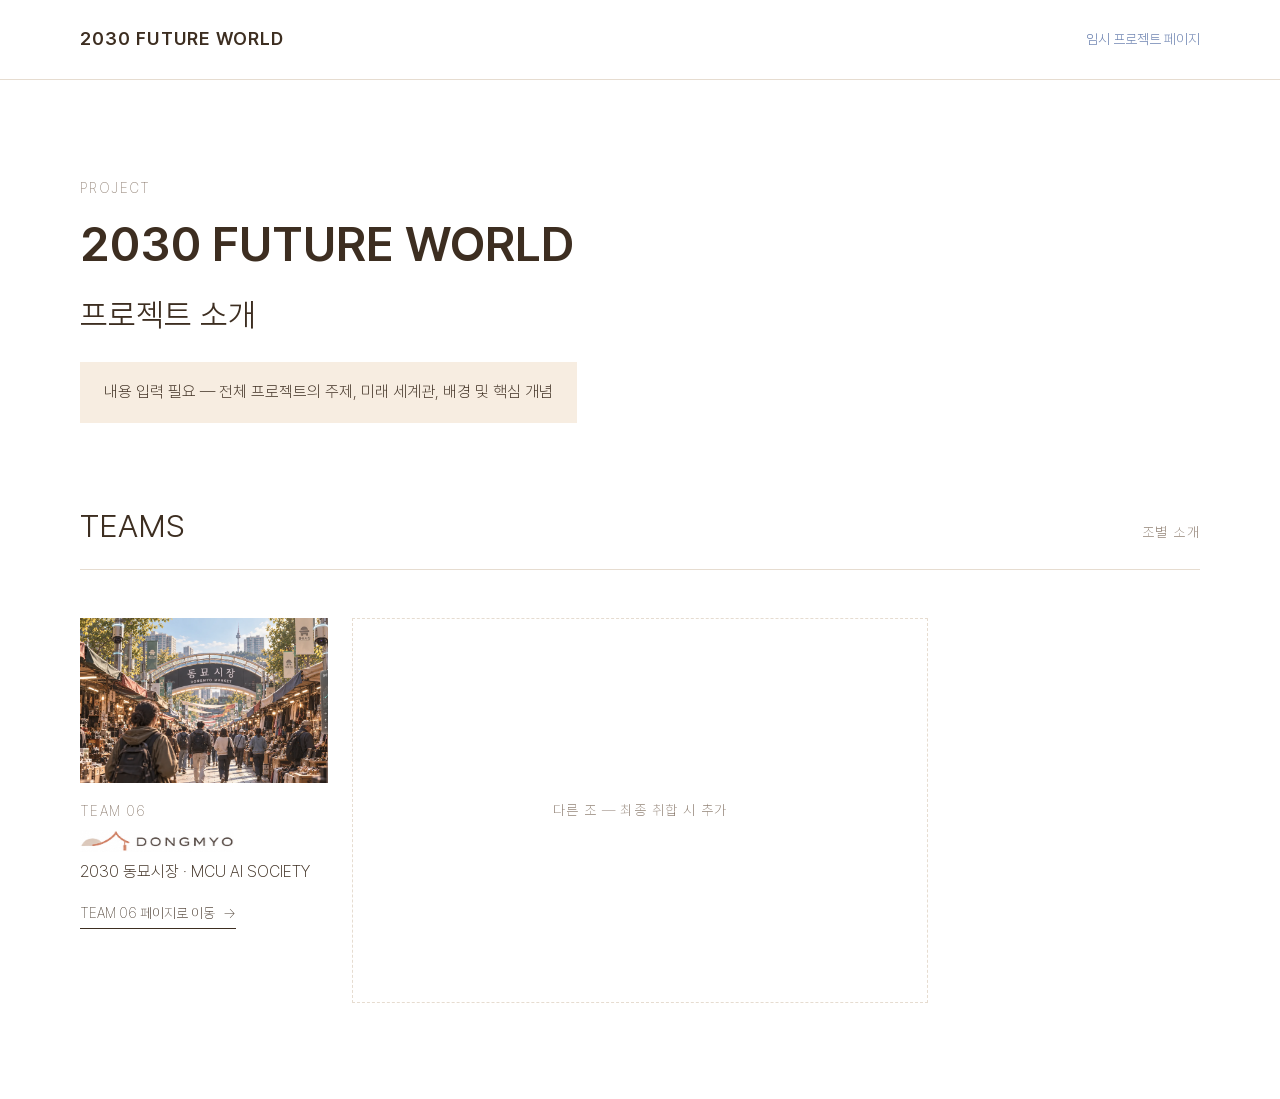
<file: index.html>
<!DOCTYPE html>
<html lang="ko">
<head>
<meta charset="UTF-8">
<meta name="viewport" content="width=device-width, initial-scale=1.0">
<title>2030 FUTURE WORLD · 프로젝트 소개</title>
<!--
  ※ 임시 프로젝트 소개 페이지입니다.
     수업에서 전체 프로젝트 소개 페이지(index.html)를 받으면 이 파일을 교체하세요.
     교체한 페이지에서 TEAM06/index.html 로 가는 링크만 있으면 조 페이지와 연결돼요.
-->
<style>
@font-face{font-family:'PretendardLocal';font-weight:100;font-display:swap;src:local('Pretendard Thin'),local('Pretendard-Thin'),url('TEAM06/assets/fonts/Pretendard-Thin.woff2') format('woff2');}
@font-face{font-family:'PretendardLocal';font-weight:200;font-display:swap;src:local('Pretendard ExtraLight'),local('Pretendard-ExtraLight'),url('TEAM06/assets/fonts/Pretendard-ExtraLight.woff2') format('woff2');}
@font-face{font-family:'PretendardLocal';font-weight:300;font-display:swap;src:local('Pretendard Light'),local('Pretendard-Light'),url('TEAM06/assets/fonts/Pretendard-Light.woff2') format('woff2');}
@font-face{font-family:'PretendardLocal';font-weight:600;font-display:swap;src:local('Pretendard SemiBold'),local('Pretendard-SemiBold'),url('TEAM06/assets/fonts/Pretendard-SemiBold.woff2') format('woff2');}
:root{--bg:#FFFFFF;--section-bg:#F7EDE1;--text:#3D2E21;--accent:#A2BA75;--nav:#667DAD;--sub:#7D6B5C;--line:#E6DCD0;--ease:cubic-bezier(.22,.61,.36,1)}
*{box-sizing:border-box;margin:0;padding:0}
body{font-family:"PretendardLocal","PretendardEmbed","Pretendard",-apple-system,BlinkMacSystemFont,sans-serif;font-weight:100;font-size:14px;line-height:1.8;color:var(--text);background:var(--bg);-webkit-font-smoothing:antialiased}
a{color:inherit;text-decoration:none}
.container{max-width:1440px;margin:0 auto;padding:0 80px}
@media (max-width:768px){.container{padding:0 20px}}
.header{height:80px;border-bottom:1px solid var(--line)}
.header .container{height:100%;display:flex;align-items:center;justify-content:space-between}
.logo{font-size:18px;font-weight:600;letter-spacing:.06em}
.temp{font-size:14px;font-weight:200;color:var(--nav)}
.eyebrow{font-size:14px;font-weight:100;letter-spacing:.1em;text-transform:uppercase;color:var(--sub)}
.h1{font-size:48px;font-weight:600;line-height:1.3;margin:12px 0 16px}
.h2{font-size:32px;font-weight:300;line-height:1.45}
.h3{font-size:16px;font-weight:200}
.todo{display:inline-block;margin-top:24px;padding:16px 24px;background:var(--section-bg);font-size:16px;font-weight:200}
.intro{padding:96px 0 80px}
@media (max-width:768px){.h1{font-size:32px}.intro{padding:56px 0}}
.s-head{display:flex;justify-content:space-between;align-items:baseline;padding-bottom:20px;border-bottom:1px solid var(--line);margin-bottom:48px}
.teams{display:grid;grid-template-columns:repeat(3,1fr);gap:24px;padding-bottom:96px}
@media (max-width:1024px){.teams{grid-template-columns:repeat(2,1fr)}}
@media (max-width:768px){.teams{grid-template-columns:1fr}}
.team .thumb{position:relative;overflow:hidden;aspect-ratio:3/2;background:#F0E8DF}
.team .thumb img{width:100%;height:100%;object-fit:cover;display:block;transition:transform .7s var(--ease)}
.team:hover .thumb img{transform:scale(1.05)}
.team .info{margin-top:16px;display:flex;flex-direction:column;gap:6px}
.team .logo-img{height:22px;width:auto;align-self:flex-start}
.link{display:inline-flex;gap:8px;align-self:flex-start;margin-top:8px;border-bottom:1px solid currentColor;padding-bottom:2px}
.link .arrow{transition:transform .3s var(--ease)}
.team:hover .link{color:var(--nav)}
.team:hover .link .arrow{transform:translateX(4px)}
.empty{display:flex;align-items:center;justify-content:center;aspect-ratio:3/2;border:1px dashed var(--line);color:var(--sub);font-size:14px;font-weight:100;letter-spacing:.1em}
</style>
</head>
<body>
<header class="header">
  <div class="container">
    <span class="logo">2030 FUTURE WORLD</span>
    <span class="temp">임시 프로젝트 페이지</span>
  </div>
</header>

<main class="container">
  <section class="intro">
    <p class="eyebrow">Project</p>
    <h1 class="h1">2030 FUTURE WORLD</h1>
    <p class="h2">프로젝트 소개</p>
    <p class="todo">내용 입력 필요 — 전체 프로젝트의 주제, 미래 세계관, 배경 및 핵심 개념</p>
  </section>

  <section>
    <div class="s-head"><h2 class="h2">TEAMS</h2><span class="eyebrow">조별 소개</span></div>
    <div class="teams">
      <a class="team" href="TEAM06/index.html">
        <div class="thumb"><img src="TEAM06/assets/images/team-hero.webp" alt="2030 동묘시장 입구"></div>
        <div class="info">
          <p class="eyebrow">TEAM 06</p>
          <img class="logo-img" src="TEAM06/assets/images/logo.png" alt="DONGMYO">
          <p class="h3">2030 동묘시장 · MCU AI SOCIETY</p>
          <span class="link">TEAM 06 페이지로 이동 <span class="arrow">→</span></span>
        </div>
      </a>
      <div class="empty">다른 조 — 최종 취합 시 추가</div>
    </div>
  </section>
</main>
</body>
</html>
</file>
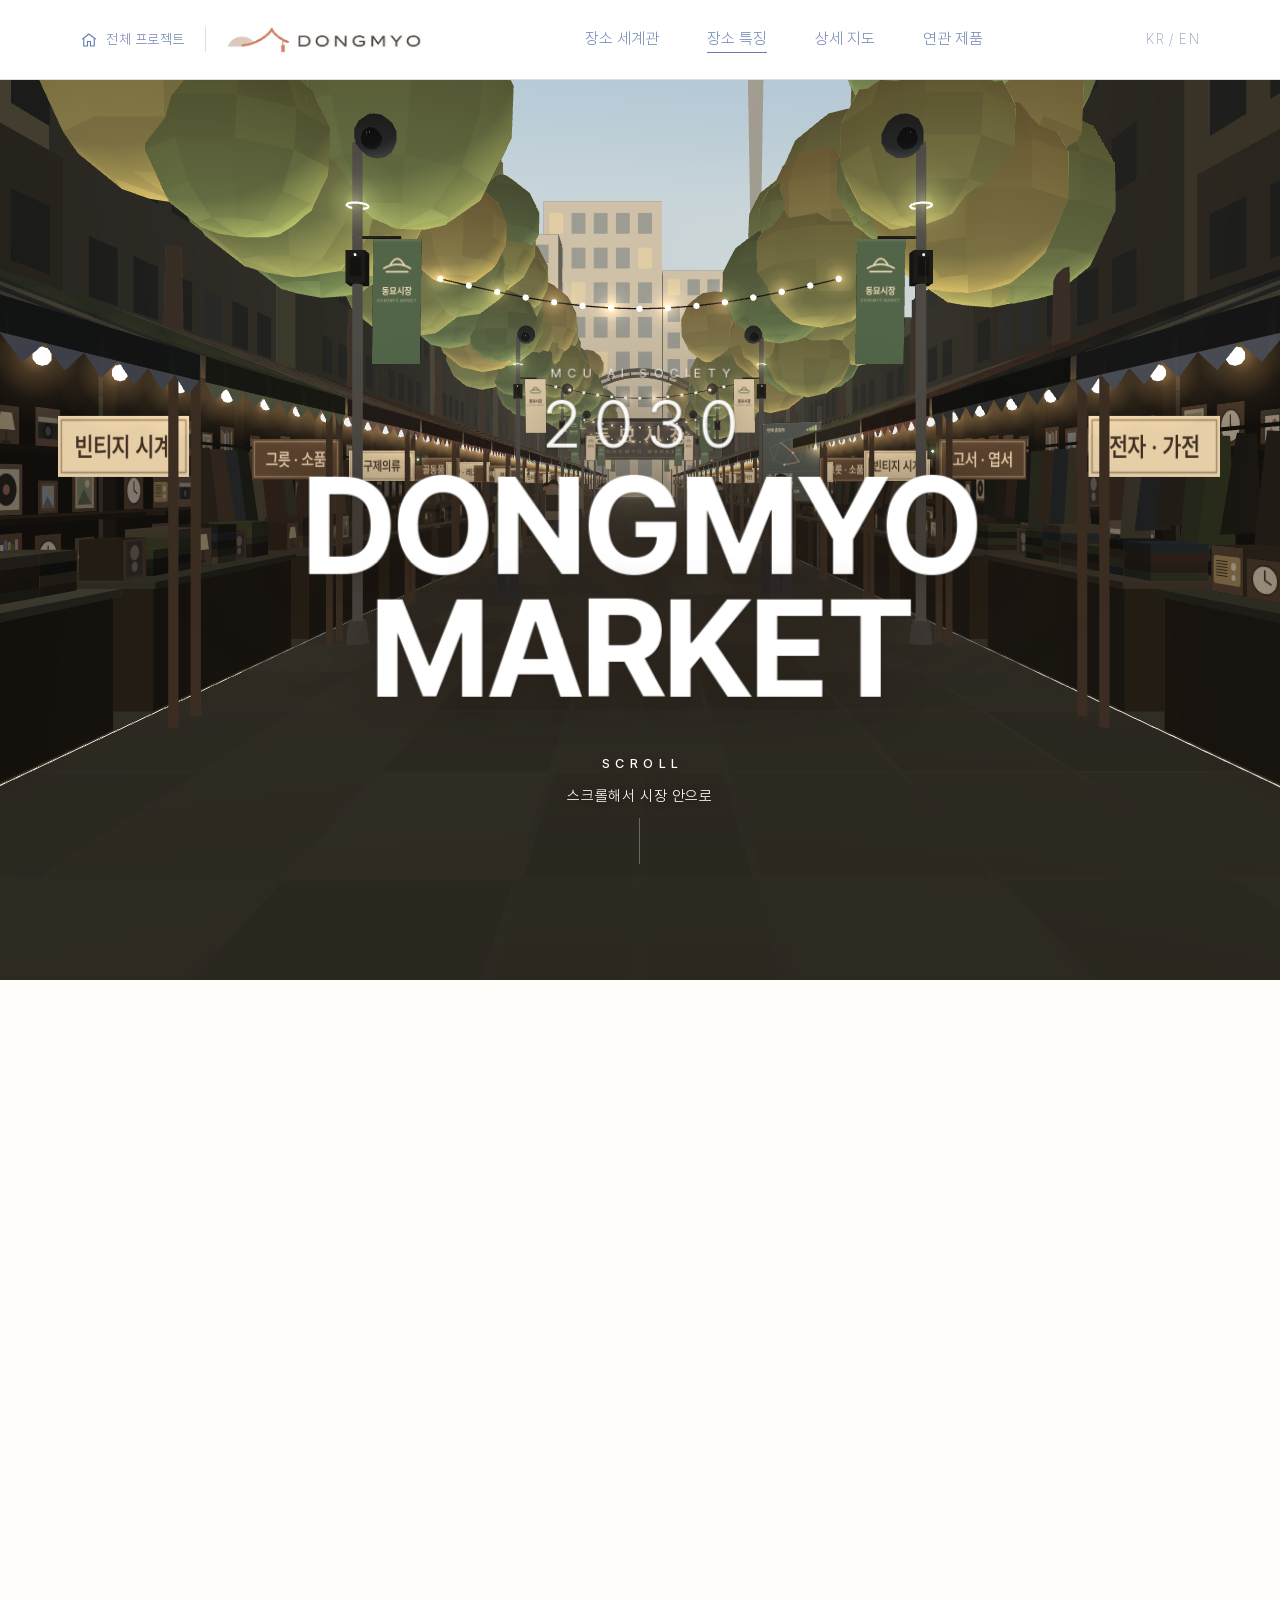
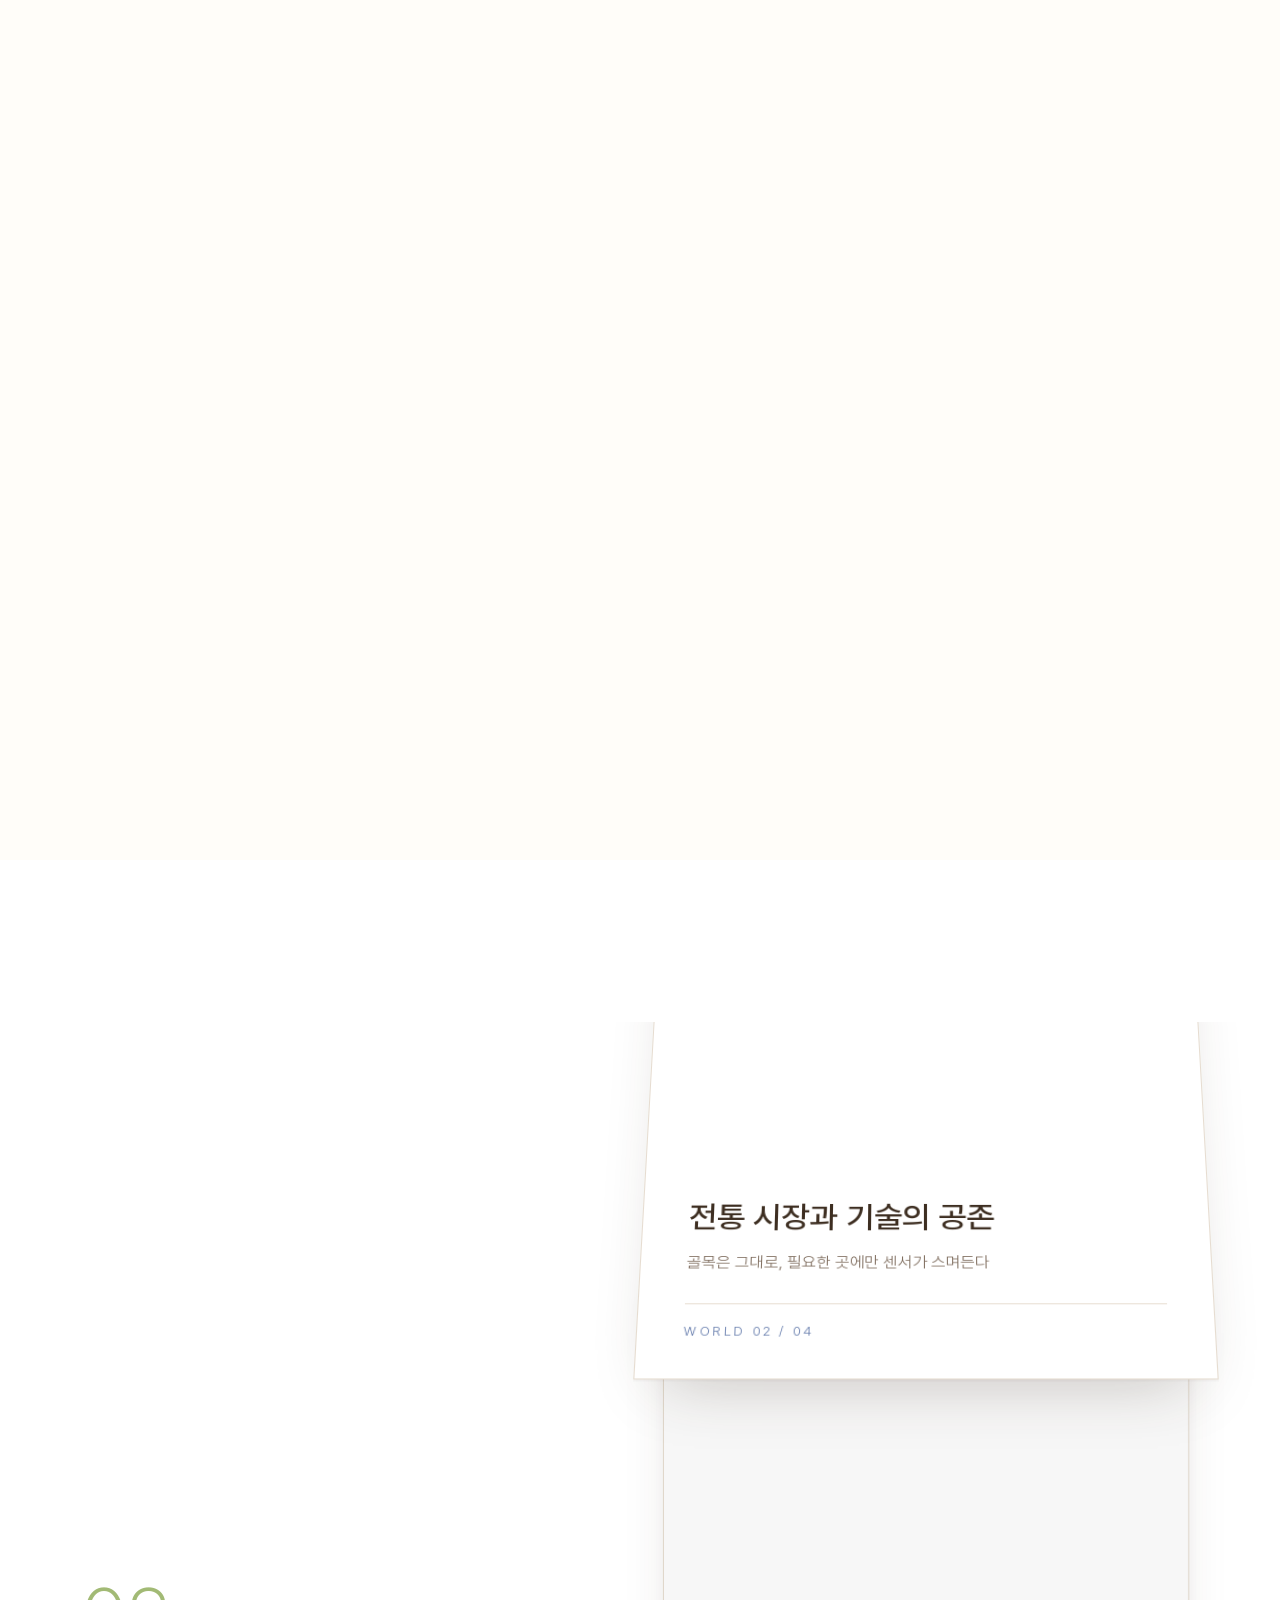
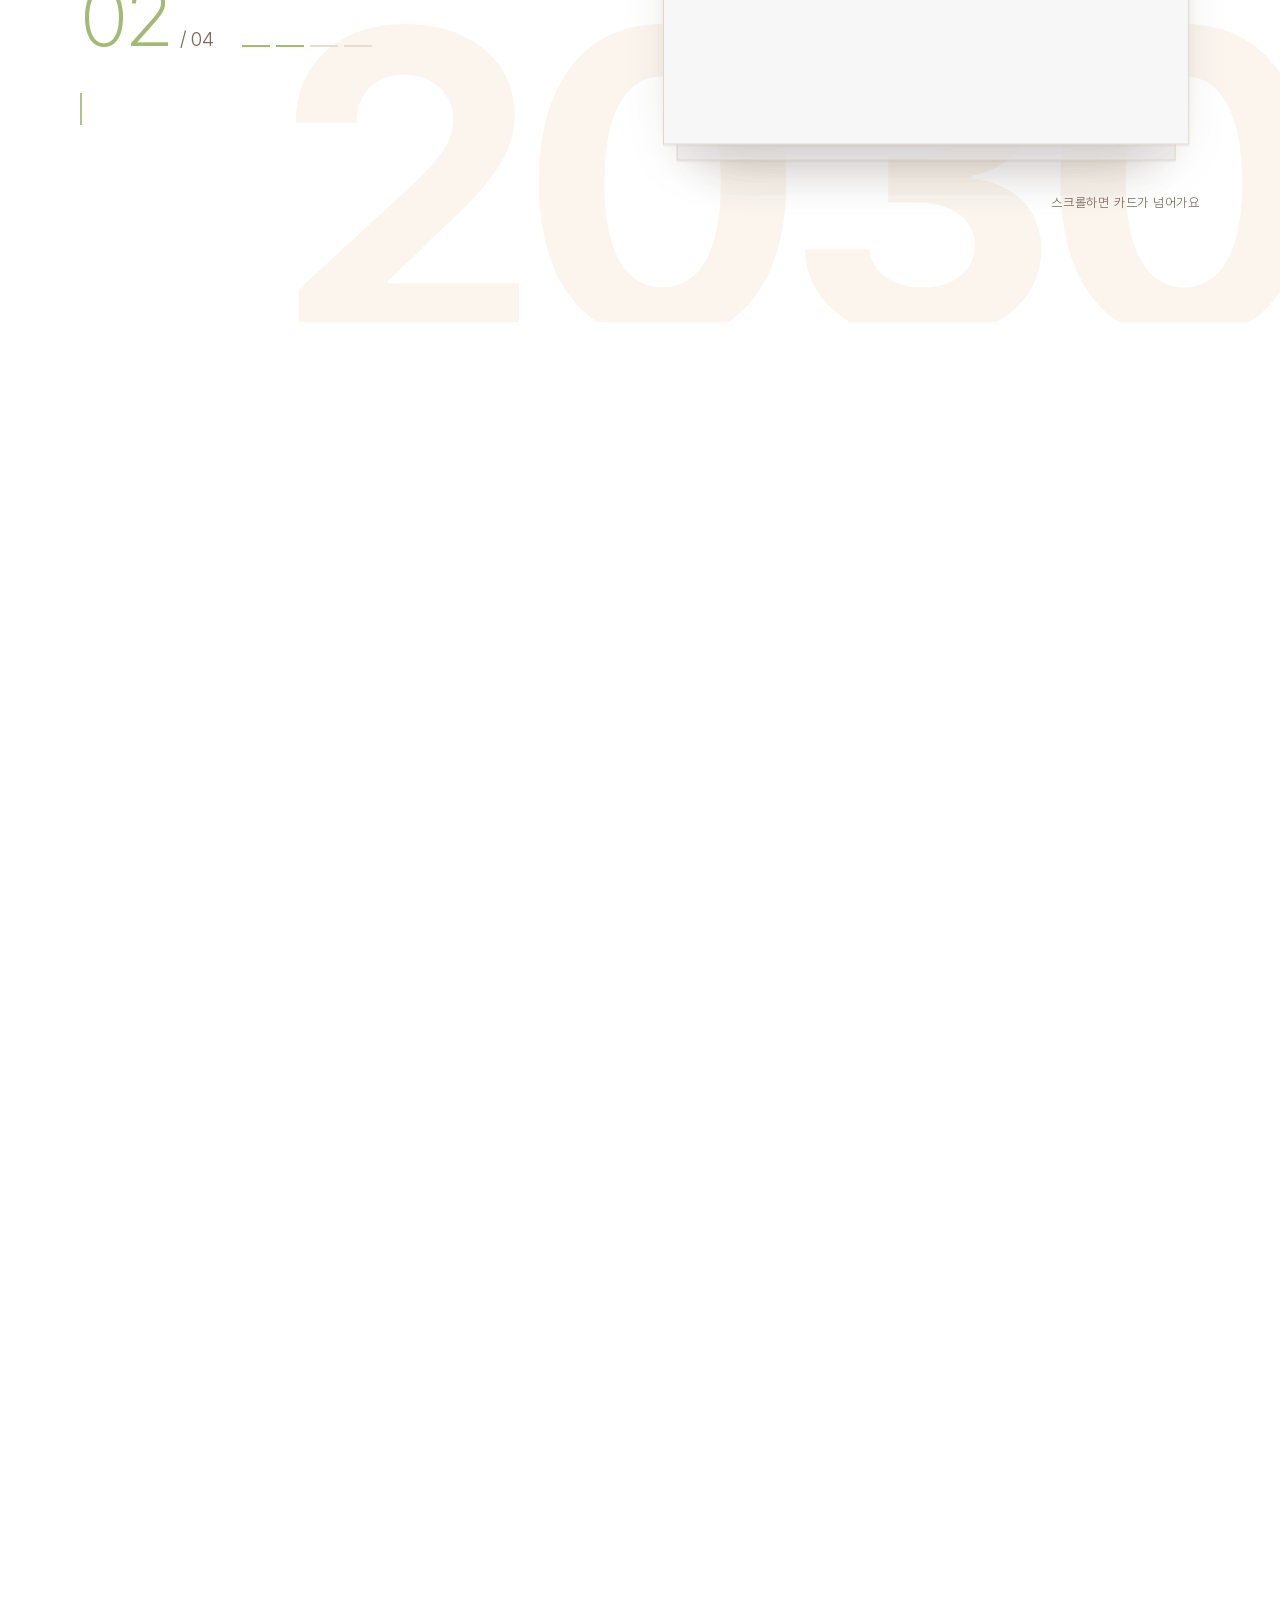
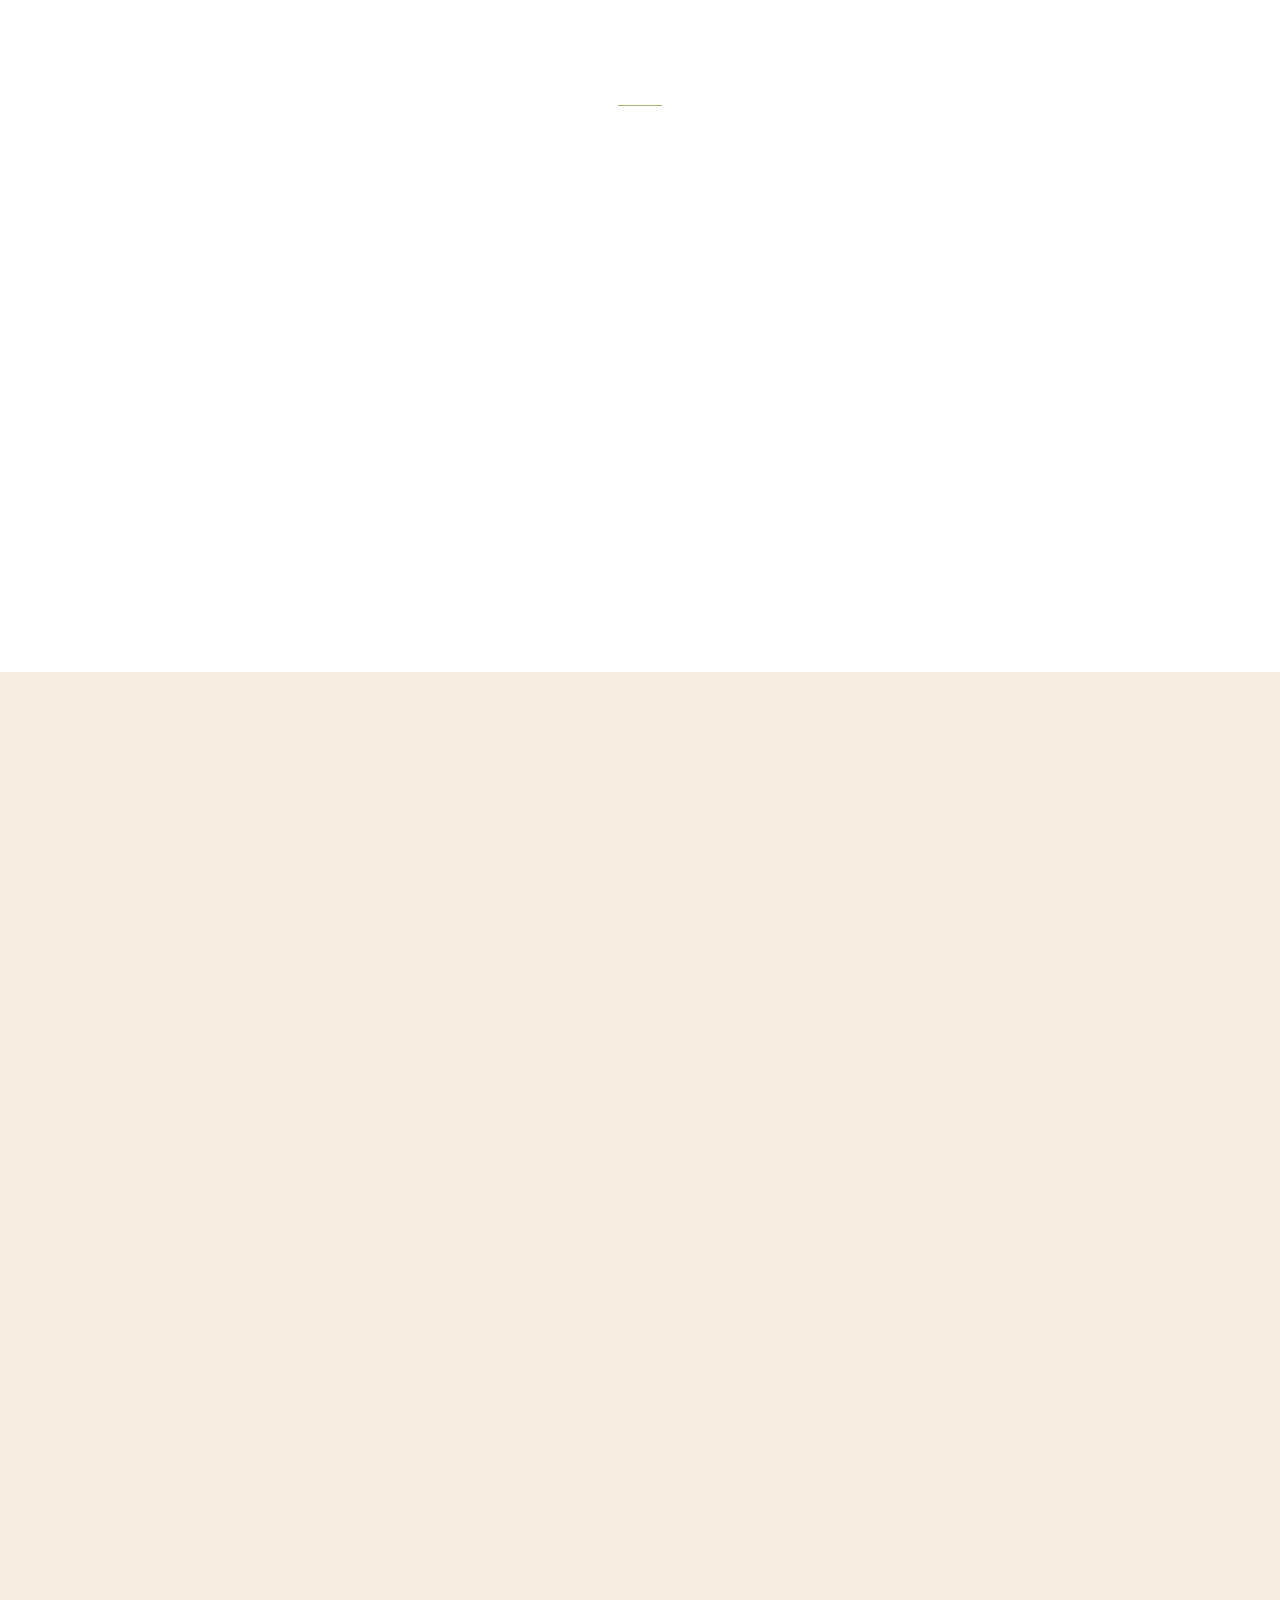
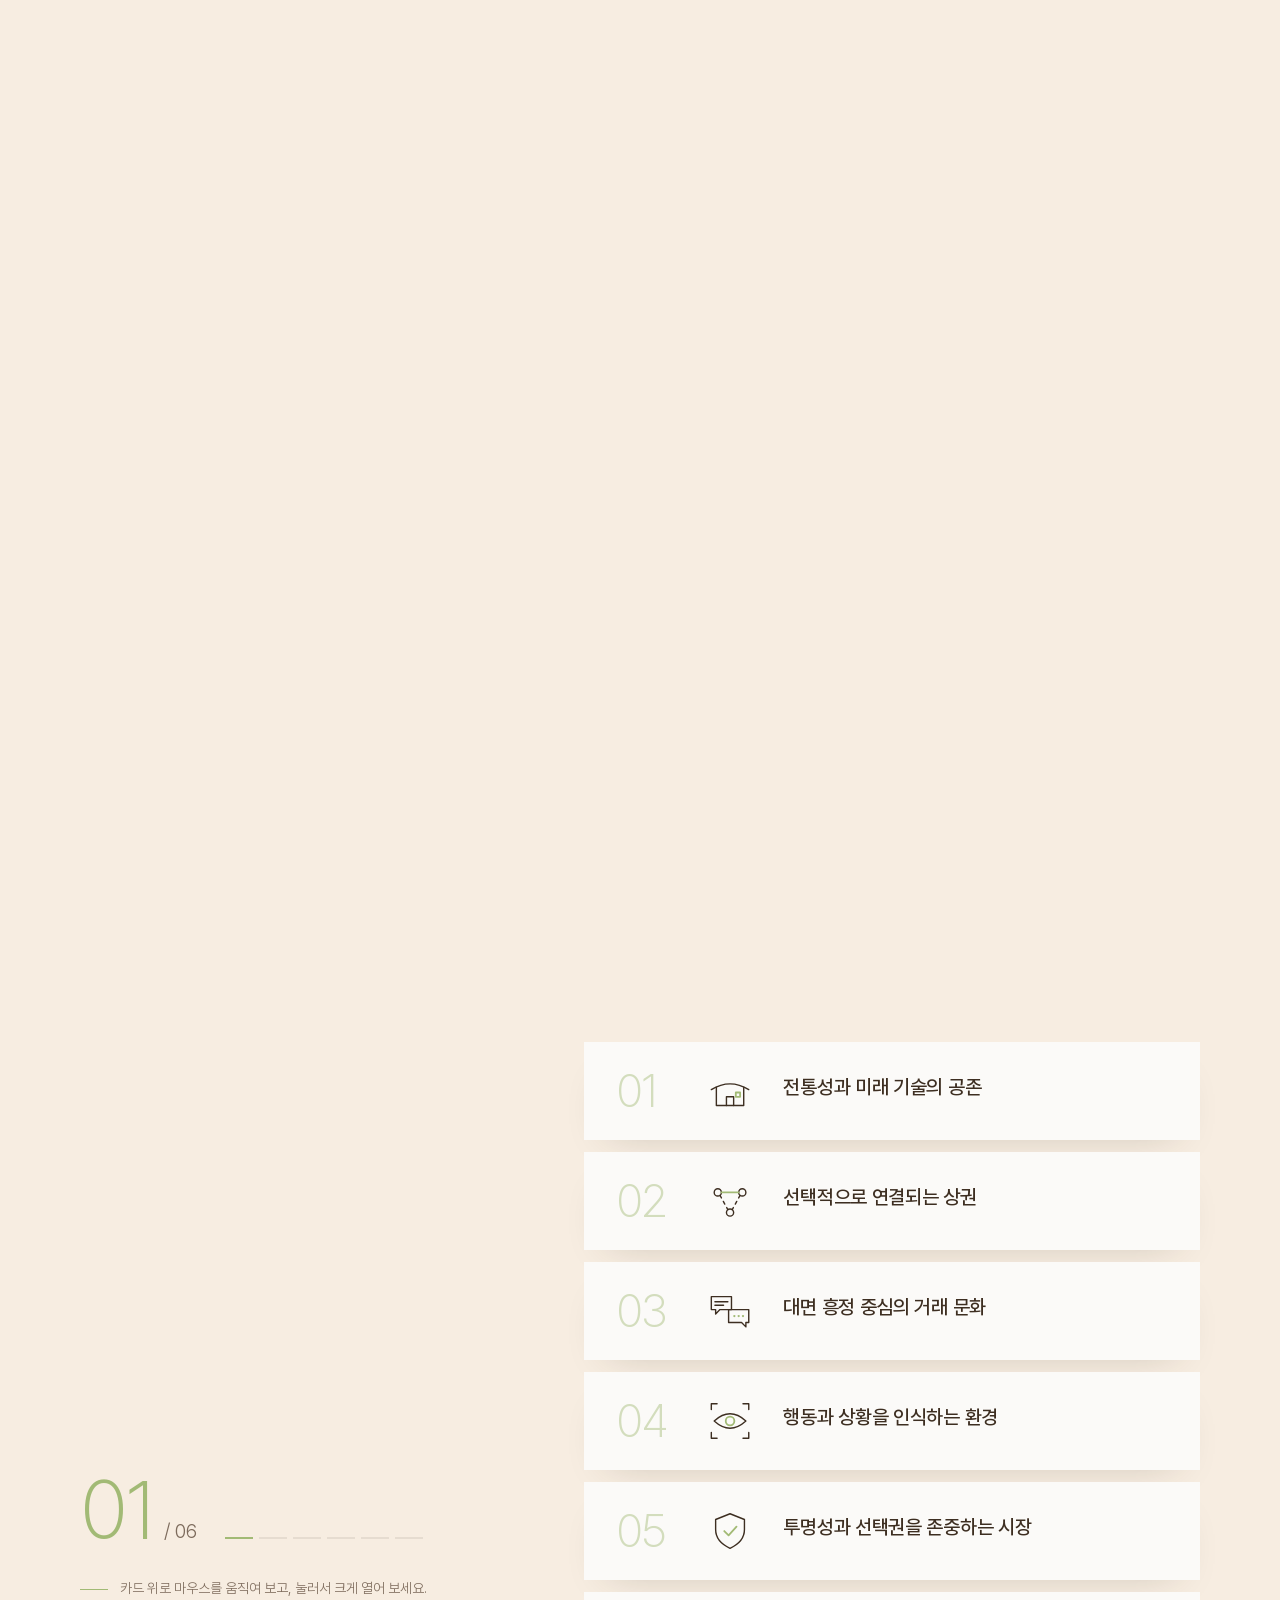
<file: TEAM06/index.html>
<!DOCTYPE html>
<html lang="ko">
<head>
<meta charset="UTF-8">
<meta name="viewport" content="width=device-width, initial-scale=1.0">
<title>TEAM 06 · 2030 동묘시장 · MCU AI SOCIETY</title>
<style>
/* 글꼴: ① 컴퓨터에 설치된 Pretendard → ② assets/fonts/ 안의 파일 (인터넷 없이 동작) */
@font-face{font-family:'PretendardLocal';font-weight:100;font-display:swap;src:local('Pretendard Thin'),local('Pretendard-Thin'),url('assets/fonts/Pretendard-Thin.woff2') format('woff2');}
@font-face{font-family:'PretendardLocal';font-weight:200;font-display:swap;src:local('Pretendard ExtraLight'),local('Pretendard-ExtraLight'),url('assets/fonts/Pretendard-ExtraLight.woff2') format('woff2');}
@font-face{font-family:'PretendardLocal';font-weight:300;font-display:swap;src:local('Pretendard Light'),local('Pretendard-Light'),url('assets/fonts/Pretendard-Light.woff2') format('woff2');}
@font-face{font-family:'PretendardLocal';font-weight:400;font-display:swap;src:local('Pretendard Regular'),local('Pretendard-Regular'),url('assets/fonts/Pretendard-Regular.woff2') format('woff2');}
@font-face{font-family:'PretendardLocal';font-weight:500;font-display:swap;src:local('Pretendard Medium'),local('Pretendard-Medium'),url('assets/fonts/Pretendard-Medium.woff2') format('woff2');}
@font-face{font-family:'PretendardLocal';font-weight:600;font-display:swap;src:local('Pretendard SemiBold'),local('Pretendard-SemiBold'),url('assets/fonts/Pretendard-SemiBold.woff2') format('woff2');}
@font-face{font-family:'PretendardLocal';font-weight:700;font-display:swap;src:local('Pretendard Bold'),local('Pretendard-Bold'),url('assets/fonts/Pretendard-Bold.woff2') format('woff2');}

/* =========================================================
   DESIGN TOKENS — Natural, Warm Minimalism, Muted
   ========================================================= */
:root{
  --bg:#FFFFFF;           /* 가이드: 전체 배경 화이트 */
  --section-bg:#F7EDE1;   /* 가이드: 서브 컬러(구분용) */
  --nav:#667DAD;          /* 가이드: 내비게이션 폰트 색상 */
  --text:#3D2E21;
  --accent:#A2BA75;       /* 포인트 1: 핵심 버튼, 지도 도트, 카드 점멸 */
  --accent-hover:#8FA862;
  --accent2:#667DAD;      /* 포인트 2: 라벨, 링크 hover, 포커스 */
  --sub:#7D6B5C;
  --line:#E6DCD0;
  --img:#F0E8DF;

  --container:1440px; --margin:80px; --gutter:24px;
  --section:80px; --title-gap:48px; --card-gap-y:64px;
  --ease:cubic-bezier(.22,.61,.36,1); --fast:.3s; --slow:.8s;
  --header:80px;
}
@media (max-width:768px){
  :root{--margin:20px;--gutter:16px;--section:40px;--title-gap:32px;--card-gap-y:40px;--header:56px}
}

/* =========================================================
   BASE + TYPOGRAPHY
   H1 SemiBold 48 / H2 Light 32 / H3 ExtraLight 16 / Body Thin 14
   ========================================================= */
*{box-sizing:border-box;margin:0;padding:0}
html{scroll-behavior:smooth}
body{
  font-family:"PretendardLocal","PretendardEmbed","Pretendard","Pretendard Variable",-apple-system,BlinkMacSystemFont,sans-serif;
  font-weight:100;font-size:14px;line-height:1.8;color:var(--text);background:var(--bg);
  padding-top:var(--header);animation:pageIn .6s var(--ease) both;-webkit-font-smoothing:antialiased;
}
@keyframes pageIn{from{opacity:0}to{opacity:1}}
a{color:inherit;text-decoration:none}
button{font:inherit;color:inherit}
.h1{font-size:48px;font-weight:600;line-height:1.35;letter-spacing:-0.01em}
.h2{font-size:32px;font-weight:300;line-height:1.45}
.h3{font-size:16px;font-weight:200;line-height:1.5}
.body{font-size:14px;font-weight:100}
.sub{color:var(--sub)}
.eyebrow{font-size:14px;font-weight:100;letter-spacing:.1em;text-transform:uppercase;color:var(--sub)}
@media (max-width:768px){.h1{font-size:30px}.h2{font-size:24px}}

/* =========================================================
   GRID
   ========================================================= */
.container{max-width:var(--container);margin:0 auto;padding:0 var(--margin)}
.grid{display:grid;grid-template-columns:repeat(12,1fr);column-gap:var(--gutter);row-gap:var(--card-gap-y)}
.c6{grid-column:span 6}
.c3{grid-column:span 3}
@media (max-width:1024px){.c3{grid-column:span 6}}
@media (max-width:768px){.grid{grid-template-columns:repeat(4,1fr)}.c6,.c3{grid-column:span 4}}
section.block{padding:var(--section) 0;scroll-margin-top:var(--header)}
section.block.tinted{background:var(--section-bg)}
.section-head{margin-bottom:var(--title-gap)}
.section-head .eyebrow{margin-bottom:16px}

/* Placeholder */
.ph{position:relative;width:100%;background:var(--img);overflow:hidden}
.ph::after{content:attr(data-label);position:absolute;left:12px;bottom:12px;font-size:11px;font-weight:300;letter-spacing:.1em;color:var(--text);opacity:.45}
.r1-1{aspect-ratio:1/1}.r4-5{aspect-ratio:4/5}.r3-2{aspect-ratio:3/2}

/* Buttons & links */
/* 가이드: 버튼 = 텍스트 + 하단의 얇은 선/도형 요소 */
.btn{position:relative;display:inline-flex;align-items:center;gap:12px;padding:0 0 10px;border:0;border-radius:0;
  font-size:16px;font-weight:200;letter-spacing:.1em;cursor:pointer;background:none;color:var(--text)}
.btn::before{content:"";position:absolute;left:0;right:0;bottom:0;height:1px;background:var(--text)}
.btn::after{content:"";position:absolute;left:0;bottom:-2px;width:5px;height:5px;background:var(--accent);
  transition:left var(--fast) var(--ease)}
.btn:hover::after{left:calc(100% - 5px)}
.btn .arrow{display:inline-block;transition:transform var(--fast) var(--ease)}
.btn:hover .arrow{transform:translateY(3px)}
.link{display:inline-flex;align-items:center;gap:8px;font-size:14px;font-weight:100;border-bottom:1px solid currentColor;padding-bottom:2px;transition:color var(--fast) var(--ease)}
.link .arrow{display:inline-block;transition:transform var(--fast) var(--ease)}
.link:hover{color:var(--accent2)}
.link:hover .arrow{transform:translateX(4px)}
a:focus-visible,button:focus-visible{outline:2px solid var(--accent2);outline-offset:2px}

/* =========================================================
   HEADER
   ========================================================= */
.header{position:fixed;top:0;left:0;right:0;z-index:50;height:var(--header);background:var(--bg);border-bottom:1px solid var(--line);transition:transform var(--fast) var(--ease)}
.header.hide{transform:translateY(-100%)}
.header .container{height:100%;display:flex;align-items:center;justify-content:space-between}
.logo{font-size:18px;font-weight:600;letter-spacing:.04em;white-space:nowrap}
/* ---------- 상단 왼쪽: 전체 프로젝트(홈 아이콘) + 조 로고 ---------- */
.brand{display:flex;align-items:center;gap:20px;min-width:0}
.home-link{display:inline-flex;align-items:center;gap:8px;font-size:14px;font-weight:200;letter-spacing:.04em;color:var(--nav);white-space:nowrap;
  padding-right:20px;border-right:1px solid var(--line);transition:opacity var(--fast) var(--ease)}
.home-link .icon{width:18px;height:18px;stroke:var(--nav)}
.home-link:hover{opacity:.7}
.logo-img{display:block;height:28px;width:auto}
a.logo{display:inline-flex;align-items:center;transition:opacity var(--fast) var(--ease)}
a.logo:hover{opacity:.75}
/* ---------- 맨 위로 버튼 ---------- */
.top-btn{position:fixed;right:32px;bottom:32px;z-index:45;width:56px;height:56px;display:flex;flex-direction:column;align-items:center;justify-content:center;gap:2px;
  background:var(--bg);border:1px solid var(--line);color:var(--text);cursor:pointer;font-size:12px;font-weight:200;letter-spacing:.1em;
  box-shadow:0 6px 20px rgba(61,46,33,.08);opacity:0;visibility:hidden;transform:translateY(12px);
  transition:opacity var(--fast) var(--ease),transform var(--fast) var(--ease),visibility var(--fast),background-color var(--fast) var(--ease)}
.top-btn.show{opacity:1;visibility:visible;transform:none}
.top-btn:hover{background:var(--section-bg)}
.top-btn .icon{width:18px;height:18px;transition:transform var(--fast) var(--ease)}
.top-btn:hover .icon{transform:translateY(-3px)}
@media (max-width:768px){.top-btn{right:16px;bottom:16px;width:48px;height:48px}}
.nav{display:flex;gap:48px;list-style:none}
.nav a{font-size:16px;font-weight:200;color:var(--nav);padding:4px 0;border-bottom:1px solid transparent;transition:border-color var(--fast) var(--ease),color var(--fast) var(--ease)}
.nav a:hover{border-color:currentColor}
.nav a.active{border-color:currentColor}
.lang{font-size:14px;font-weight:100;letter-spacing:.1em;color:var(--nav)}
.icon{width:20px;height:20px;stroke:var(--text);stroke-width:1.5;fill:none;display:block}
.icon-btn{background:none;border:0;cursor:pointer;padding:0}
.m-only{display:none}
@media (max-width:768px){
  .nav,.d-only{display:none!important}
  .m-only{display:flex}
  .header .container{position:relative}
  .header .logo{position:absolute;left:50%;transform:translateX(-50%);font-size:16px}
  .header .logo-img{height:22px}
  .home-link{padding-right:0;border-right:0}
}
.m-menu{position:fixed;inset:0;z-index:60;background:var(--bg);opacity:0;visibility:hidden;transition:opacity .4s var(--ease),visibility .4s;padding:0 20px}
.m-menu.open{opacity:1;visibility:visible}
.m-menu-top{height:56px;display:flex;align-items:center;justify-content:space-between}
.m-menu ul{list-style:none;margin-top:16px}
.m-menu li a{height:56px;display:flex;align-items:center;border-bottom:1px solid var(--line);font-size:16px;font-weight:200;color:var(--nav)}
.m-menu li{opacity:0;transform:translateY(-8px);transition:opacity .4s var(--ease),transform .4s var(--ease)}
.m-menu.open li{opacity:1;transform:none}

/* =========================================================
   HERO (인트로)
   ========================================================= */
.hero{position:relative;width:100%;height:min(56.25vw,calc(100vh - var(--header)));overflow:hidden}
.hero .ph{position:absolute;inset:0;height:100%;background:#EFE7DE;animation:heroImg 1.5s var(--ease) both}
@keyframes heroImg{from{transform:scale(1.05)}to{transform:scale(1)}}
/* 세계관 이미지 + 텍스트 가독성용 오버레이 */
.hero .ph.has-img{background:#3D2E21 url("assets/images/team-hero.webp") center 40%/cover no-repeat}
.hero .ph.has-img::after{content:none}
.hero .ph.has-img::before{content:"";position:absolute;inset:0;
  background:
    radial-gradient(ellipse 50% 40% at 50% 72%,rgba(40,30,21,.5) 0%,rgba(40,30,21,.15) 75%,rgba(40,30,21,0) 100%),
    linear-gradient(to bottom,rgba(40,30,21,.2) 0%,rgba(40,30,21,.25) 40%,rgba(40,30,21,.75) 100%)}
.hero.on-img .hero-copy{color:#FFFFFF;justify-content:flex-end;padding-bottom:max(170px,20vh)}
@media (max-width:768px){.hero.on-img .hero-copy{padding-bottom:96px}}
.hero.on-img .h1{text-shadow:0 2px 24px rgba(61,46,33,.35)}
.hero.on-img .eyebrow{color:#FFFFFF}
.hero.on-img .eyebrow,.hero.on-img .btn,.hero.on-img .scroll-cue{text-shadow:0 1px 10px rgba(40,30,21,.9),0 0 2px rgba(40,30,21,.6)}
.hero.on-img .btn{color:#FFFFFF}
.hero.on-img .btn::before{background:#FFFFFF}
.hero.on-img .scroll-cue{color:rgba(255,255,255,.9)}
.hero.on-img .scroll-cue .bar{background:rgba(255,255,255,.3)}
.hero.on-img .scroll-cue .bar::after{background:#FFFFFF}
.hero-copy{position:absolute;inset:0;display:flex;flex-direction:column;align-items:center;justify-content:center;text-align:center;gap:24px;padding:0 var(--margin)}
.hero-copy > *{animation:riseIn .8s var(--ease) both}
.hero-copy > *:nth-child(1){animation-delay:.3s}
.hero-copy > *:nth-child(2){animation-delay:.4s}
.hero-copy > *:nth-child(3){animation-delay:.5s}
@keyframes riseIn{from{opacity:0;transform:translateY(24px)}to{opacity:1;transform:none}}
@media (max-width:768px){.hero{height:auto;aspect-ratio:4/5}}
/* 가이드: Scroll Effect — "Scroll to Explore" */
.scroll-cue{position:absolute;left:0;right:0;margin:0 auto;width:max-content;bottom:24px;display:flex;flex-direction:column;align-items:center;gap:10px;
  font-size:14px;font-weight:100;letter-spacing:.1em;color:var(--text);animation:riseIn .8s var(--ease) .7s both}
.scroll-cue .bar{position:relative;width:1px;height:40px;background:var(--line);overflow:hidden}
.scroll-cue .bar::after{content:"";position:absolute;left:0;top:-40%;width:1px;height:40%;background:var(--text);animation:cue 1.8s var(--ease) infinite}
@keyframes cue{to{top:100%}}

/* =========================================================
   WORLD (세계관 설명 / 특징)
   ========================================================= */
.split{align-items:center}
.split .media{grid-column:1 / span 6}
.split .text{grid-column:8 / span 5}
.split.reverse .text{grid-column:1 / span 5;grid-row:1}
.split.reverse .media{grid-column:7 / span 6;grid-row:1}
@media (max-width:768px){
  .split .media,.split .text,.split.reverse .media,.split.reverse .text{grid-column:1 / -1;grid-row:auto}
}
.text .eyebrow{margin-bottom:16px}
.text .h2{margin-bottom:24px}
/* 메뉴 이동 시 섹션 전체가 한 화면에 보이도록 이미지 높이 제한 */
.split .media .ph{max-height:calc(100vh - var(--header) - 48px)}
@media (max-width:768px){.split .media .ph{max-height:none}}
@media (max-width:1366px) and (min-width:769px){.split .text{grid-column:7 / span 6}.split.reverse .text{grid-column:1 / span 6}}
.text p.body + p.body{margin-top:16px}
.points{list-style:none;margin-top:32px;border-top:1px solid var(--line)}
.points li{display:grid;grid-template-columns:40px 1fr;gap:4px 16px;padding:12px 0;border-bottom:1px solid var(--line)}
.points .no{font-size:14px;font-weight:100;letter-spacing:.1em;color:var(--accent2);padding-top:2px}
.points .t{font-size:16px;font-weight:200}
.points .d{grid-column:2;font-size:14px;font-weight:100;color:var(--sub);margin-top:-4px}
.closing{margin-top:32px;font-size:16px;font-weight:200}

/* =========================================================
   MAP (상세 지도)
   ========================================================= */
.map-wrap{position:relative;background:var(--img);overflow:hidden}
/* 제목 + 지도가 한 화면에 함께 들어오도록 지도 높이 제한 */
.map-wrap{aspect-ratio:960/660;max-height:max(360px,calc(100vh - var(--header) - var(--title-gap) - 160px));width:100%}
.map-wrap canvas{display:block;width:100%;height:100%;cursor:grab;touch-action:pan-y}
.map-wrap.dragging canvas{cursor:grabbing}
.map-wrap .tag{position:absolute;left:16px;top:16px;font-size:14px;font-weight:100;letter-spacing:.1em;color:var(--sub)}
.map-wrap .hint{position:absolute;right:16px;bottom:16px;font-size:14px;font-weight:100;color:var(--sub)}
/* 지도 위 도트·지명 (3D 장면 위에 겹쳐 그림) */
.map-overlay{position:absolute;inset:0;pointer-events:none;overflow:hidden}
.pin3d{position:absolute;left:0;top:0;width:28px;height:28px;margin:-14px 0 0 -14px;padding:0;border:0;background:none;cursor:pointer;pointer-events:auto;transition:opacity .5s var(--ease)}
.pin3d::before{content:"";position:absolute;left:-26px;top:-26px;width:80px;height:80px;border-radius:50%} /* 인식 범위 */
.pin3d .dot{position:absolute;left:7px;top:7px;width:14px;height:14px;border-radius:50%;background:var(--text);border:2px solid var(--bg);box-shadow:0 2px 6px rgba(61,46,33,.25)}
.pin3d .lab{position:absolute;left:28px;top:3px;padding:1px 8px;background:rgba(255,255,255,.9);font-size:12px;font-weight:500;letter-spacing:.1em;color:var(--text);white-space:nowrap;transition:opacity .4s var(--ease)}
.pin3d:focus{outline:none}
.pin3d:focus-visible .dot{outline:2px solid var(--accent2);outline-offset:2px}
.map-wrap.zoomed .pin3d .lab{opacity:0}
.map-wrap.zoomed .pin3d:not(.active){opacity:.35}
.maplab{position:absolute;left:0;top:0;font-size:13px;font-weight:300;letter-spacing:.04em;color:var(--sub);white-space:nowrap;
  padding:1px 8px;background:rgba(255,255,255,.72);transition:opacity .4s var(--ease)}
.maplab.big{font-size:15px;font-weight:400;color:var(--text)}
.map-wrap.zoomed .maplab{opacity:.25}
/* 확대·축소·초기화 버튼 */
.map-ctrl{position:absolute;left:16px;bottom:16px;z-index:2;display:flex;gap:6px}
.map-ctrl button{width:36px;height:36px;display:flex;align-items:center;justify-content:center;background:var(--bg);border:1px solid var(--line);cursor:pointer;color:var(--text);
  transition:background-color var(--fast) var(--ease)}
.map-ctrl button:hover{background:var(--section-bg)}
.map-ctrl svg{width:16px;height:16px;stroke:currentColor;stroke-width:1.4;fill:none}
.map-ctrl .reset{width:auto;padding:0 12px;gap:6px;font-size:13px;font-weight:300}
@media (max-width:768px){.maplab:not(.big){display:none}.pin3d .lab{font-size:11px;padding:0 6px}.map-ctrl{left:10px;bottom:10px}.map-ctrl button{width:32px;height:32px}.map-ctrl .reset{padding:0 8px}}
.map-wrap .hint{transition:opacity .4s var(--ease)}
.map-wrap.zoomed .hint{opacity:0}

/* 도트 정보 박스 */
.map-pop{position:absolute;z-index:3;width:280px;background:var(--bg);border:1px solid var(--line);
  box-shadow:0 12px 32px rgba(61,46,33,.12);opacity:0;transform:translateY(8px);pointer-events:none;
  transition:opacity .35s var(--ease),transform .35s var(--ease)}
.map-pop.open{opacity:1;transform:none;pointer-events:auto;transition:opacity .5s var(--ease) .45s,transform .5s var(--ease) .45s}
.map-pop .ph{aspect-ratio:16/9;background-size:cover;background-position:center}
.map-pop .ph.has-photo::after,.r-card .ph.has-photo::after{content:none}
.map-pop .pop-body{padding:16px 20px 20px;display:flex;flex-direction:column;gap:6px}
.map-pop .eyebrow{color:var(--accent2)}
.map-pop .body{line-height:1.7}
.map-pop .link{align-self:flex-start;margin-top:10px}
.map-pop .pop-close{position:absolute;right:8px;top:8px;width:32px;height:32px;display:flex;align-items:center;justify-content:center;
  background:var(--bg);border:0;cursor:pointer}
.map-pop .pop-close .icon{width:16px;height:16px}
/* 지도 높이가 낮을 때: 박스를 납작하게 (이미지 3:1, 설명 2줄) */
.map-pop.compact .ph{aspect-ratio:3/1}
.map-pop.compact .body{display:-webkit-box;-webkit-line-clamp:2;-webkit-box-orient:vertical;overflow:hidden}
.map-pop.compact .pop-body{gap:2px}
.map-pop.compact .link{margin-top:6px}
/* 지도가 작은 화면에서는 박스도 조금 작게 */
@media (max-width:1280px){.map-pop{width:240px}.map-pop .ph{aspect-ratio:2/1}.map-pop .pop-body{padding:12px 16px 16px}}
@media (max-width:768px){
  .map-pop{position:fixed;left:0!important;right:0;top:auto!important;bottom:0;width:auto;z-index:70;transform:translateY(100%)}
  .map-pop.open{transform:none;transition-delay:0s}
  .map-pop .ph{aspect-ratio:3/1}
}
@media (max-width:768px){.map-wrap .hint{display:none}}

/* =========================================================
   PRODUCTS (연관 제품 2 x 2)
   ========================================================= */
.r-card{position:relative;display:block}
.r-card::after{
  content:"";position:absolute;inset:-12px;pointer-events:none;
  border:1.5px solid var(--accent2);box-shadow:0 0 18px rgba(102,125,173,.35);
  opacity:0;
}
.r-card.flash::after{animation:edgeFlash 1.8s ease-in-out 1}
@keyframes edgeFlash{0%,100%{opacity:0}50%{opacity:1}}
/* 가이드: Hover Effect — 이미지 확대 + 아이콘 */
.r-card .thumb{position:relative;overflow:hidden}
.r-card .ph{transition:transform .6s var(--ease)}
.r-card:hover .ph{transform:scale(1.05)}
.r-card .zoom{position:absolute;right:16px;top:16px;width:40px;height:40px;display:flex;align-items:center;justify-content:center;
  background:var(--bg);opacity:0;transform:translateY(-6px);transition:opacity var(--fast) var(--ease),transform var(--fast) var(--ease)}
.r-card .zoom .icon{width:18px;height:18px}
.r-card:hover .zoom{opacity:1;transform:none}
.r-card .info{margin-top:16px;display:flex;flex-direction:column;gap:8px}
.r-card .eyebrow{color:var(--accent2)}
.r-card .link{align-self:flex-start;margin-top:8px}

/* Footer */
.footer{border-top:1px solid var(--line);padding:48px 0;margin-top:var(--section)}
.footer .container{display:flex;justify-content:space-between;align-items:center;flex-wrap:wrap;gap:16px}
.footer small{font-size:14px;font-weight:100;color:var(--sub)}


/* =========================================================
   상단 진행 표시선
   ========================================================= */
.progress{position:fixed;top:0;left:0;right:0;height:2px;z-index:55;background:var(--accent);transform-origin:0 50%;transform:scaleX(0);pointer-events:none}

/* =========================================================
   사이트 흐름 띠 (메인 이미지 아래)
   단계(픽토+이름) 하나를 한 묶음으로 보고, 묶음 사이 간격 한가운데에 화살표
   ========================================================= */
.flowband{background:var(--section-bg);padding:44px 0}
.fb-list{display:grid;grid-template-columns:auto 1fr auto 1fr auto 1fr auto;align-items:center;list-style:none}
.fb-item{display:flex;align-items:center;gap:18px;transition:opacity var(--fast) var(--ease)}
.fb-item .ic{flex:none;width:76px;height:76px;border-radius:50%;display:flex;align-items:center;justify-content:center;background:var(--bg);border:1px solid var(--line);
  transition:transform var(--fast) var(--ease),border-color var(--fast) var(--ease)}
.fb-item .pic{width:42px;height:42px;color:var(--text)}
.fb-item .no{display:block;font-size:14px;font-weight:300;letter-spacing:.1em;color:var(--nav)}
.fb-item .t{display:block;margin-top:2px;font-size:22px;font-weight:400;line-height:1.35;white-space:nowrap}
.fb-item:hover .ic{transform:translateY(-3px);border-color:var(--accent)}
/* 한 단계에 마우스를 올리면 나머지 단계와 화살표는 연하게 */
.fb-list:has(.fb-item:hover) .fb-item:not(:hover),.fb-list:has(.fb-item:hover) .fb-arrow{opacity:.35}
.fb-arrow{display:flex;justify-content:center;transition:opacity var(--fast) var(--ease)}
.fb-arrow svg{width:30px;height:30px;stroke:var(--text);stroke-width:1.4;fill:none}
@media (max-width:1280px){.fb-item{gap:14px}.fb-item .ic{width:64px;height:64px}.fb-item .pic{width:36px;height:36px}.fb-item .t{font-size:19px}}
@media (max-width:1024px){
  .fb-list{grid-template-columns:1fr 1fr;row-gap:20px;column-gap:24px}
  .fb-arrow{display:none}
}
@media (max-width:768px){.fb-list{grid-template-columns:1fr;row-gap:16px}.flowband{padding:32px 0}}

/* =========================================================
   큰 문장 쉼표
   ========================================================= */
.statement{padding:120px 0;text-align:center}
.statement .bar{display:block;width:40px;height:1px;background:var(--accent);margin:0 auto 32px}
.statement .quote{font-size:32px;font-weight:300;line-height:1.5}
@media (max-width:768px){.statement{padding:72px 0}.statement .quote{font-size:24px}}

/* =========================================================
   스크롤 스토리 (세계관 · 장소 특징)
   카드 전체가 한 화면에 보이는 상태로 고정되고, 스크롤에 따라 카드가 하나씩 강조됨
   ========================================================= */
section.block.story{padding:0}
.story-pin{position:relative;height:calc(100vh + var(--n) * 70vh)} /* 카드 하나당 화면 0.7개 높이만큼 스크롤 */
.story-sticky{position:sticky;top:0;min-height:100vh;padding:calc(var(--header) + 24px) 0 32px;display:flex;align-items:center}
.story-sticky > .container{width:100%}
.story .s-intro{display:flex;justify-content:space-between;align-items:flex-end;gap:32px;margin-bottom:32px}
.story .s-intro .eyebrow{margin-bottom:12px}
.story .s-intro .lead{margin-top:12px;font-size:17px;font-weight:300;color:var(--sub)}
.story-ticks{display:flex;align-items:center;gap:10px;flex:none;padding-bottom:6px;font-size:14px;font-weight:300;letter-spacing:.1em;color:var(--sub)}
.story-ticks .bars{display:flex;gap:6px}
.story-ticks i{display:block;width:20px;height:2px;background:var(--line);transition:background .4s var(--ease)}
.story-ticks i.on{background:var(--accent)}
.story-grid{display:grid;grid-template-columns:repeat(var(--cols),1fr);gap:16px;list-style:none}
.s-card{position:relative;display:flex;flex-direction:column;padding:28px 28px 30px;background:var(--bg);border:1px solid var(--line);
  opacity:.4;transition:opacity .6s var(--ease),border-color .6s var(--ease),background-color .6s var(--ease),transform .6s var(--ease)}
.tinted .s-card{background:rgba(255,255,255,.55)}
.s-card::before{content:"";position:absolute;left:-1px;right:-1px;top:-1px;height:3px;background:var(--accent);transform:scaleX(0);transform-origin:0 50%;transition:transform .6s var(--ease)}
.s-card.on{opacity:1;border-color:var(--accent);transform:translateY(-4px)}
.tinted .s-card.on{background:var(--bg)}
.s-card.on::before{transform:scaleX(1)}
.s-card .top{display:flex;justify-content:space-between;align-items:flex-start;margin-bottom:18px}
.s-card .pic{width:48px;height:48px;color:var(--text)}
.s-card .no{font-size:14px;font-weight:300;letter-spacing:.1em;color:var(--nav)}
.s-card .t{font-size:20px;font-weight:400;line-height:1.4}
.s-card .d{margin-top:8px;font-size:15px;font-weight:300;line-height:1.65;color:var(--sub)}
.story.cols3 .s-card{padding:22px 26px 24px}
.story.cols3 .s-card .top{margin-bottom:12px}
.story.cols3 .s-card .pic{width:42px;height:42px}
/* 태블릿·모바일: 고정 없이 카드가 모두 보이고 차례로 나타남 */
@media (max-width:1024px){
  .story-pin{height:auto}
  .story-sticky{position:static;min-height:0;padding:var(--section) 0 0}
  .story-grid{grid-template-columns:repeat(2,1fr)}
  .story .s-intro{display:block}
  .story-ticks{display:none}
  .s-card,.s-card.seen,.s-card.on{opacity:1;transform:none;border-color:var(--line)}
  .s-card.on::before{transform:scaleX(0)}
}
@media (max-width:768px){.story-grid{grid-template-columns:1fr}}

/* =========================================================
   지도 첫 안내
   ========================================================= */
.map-guide{position:absolute;left:50%;top:24px;z-index:2;display:flex;align-items:center;gap:12px;padding:12px 20px;
  background:var(--bg);border:1px solid var(--line);box-shadow:0 8px 24px rgba(61,46,33,.08);
  transform:translate(-50%,-8px);opacity:0;pointer-events:none;transition:opacity .5s var(--ease),transform .5s var(--ease)}
.map-guide.show{opacity:1;transform:translate(-50%,0)}
.map-guide .pic{width:28px;height:28px;color:var(--text)}
.map-guide .t{font-size:16px;font-weight:200;white-space:nowrap}
.map-guide .d{font-size:14px;font-weight:100;color:var(--sub);white-space:nowrap}
@media (max-width:768px){.map-guide{top:12px;padding:8px 14px}.map-guide .d{display:none}}

/* =========================================================
   제품 카드: 관련 장소 특징 태그
   ========================================================= */
.tags{display:flex;flex-wrap:wrap;align-items:center;gap:6px;margin-top:4px;font-size:14px;font-weight:100;color:var(--sub)}
.tags .tag{padding:0 8px;border:1px solid var(--line);color:var(--text);letter-spacing:.06em}
.tags .todo{color:var(--sub);opacity:.7}

@media (prefers-reduced-motion:reduce){.s-card,.s-card::before{transition:none}}

/* Reveal */
.reveal{opacity:0;transform:translateY(24px);transition:opacity var(--slow) var(--ease),transform var(--slow) var(--ease)}
.reveal.in{opacity:1;transform:none}
@media (prefers-reduced-motion:reduce){
  *,*::before,*::after{animation:none!important;transition:none!important}
  .reveal{opacity:1;transform:none}
}

.map-pop,.r-card{word-break:keep-all}

/* ===== HERO 3D: 스크롤하면 소실점을 따라 시장 안으로 ===== */
.hero3d{position:relative;height:380vh;background:#FFFDF9}
.h3d-stick{position:sticky;top:0;height:100vh;overflow:hidden}
.h3d-fallback{position:absolute;inset:0;background:#3D2E21 url("assets/images/team-hero.webp") center 40%/cover no-repeat;will-change:transform}
/* 3D 골목이 준비되기 전에 예전 메인 사진이 깜빡이지 않도록 : 사진은 3D를 못 쓸 때(h3d-flat)만 */
.hero3d:not(.h3d-flat) .h3d-fallback{background:#2A2017!important}
.h3d-canvas{position:absolute;inset:0;width:100%;height:100%;display:block;opacity:0;transition:opacity .9s var(--ease)}
.hero3d.h3d-ready .h3d-canvas{opacity:1}
.hero3d.h3d-ready .h3d-fallback{visibility:hidden}
.h3d-shade{position:absolute;inset:0;pointer-events:none;background:radial-gradient(ellipse 55% 34% at 50% 50%,rgba(34,24,16,.26),rgba(34,24,16,0) 72%)}
.h3d-copy,.h3d-big{position:absolute;left:50%;top:50%;transform:translate(-50%,-50%);text-align:center;color:#FFFFFF;pointer-events:none;will-change:opacity,transform,filter}
.h3d-copy{top:60%;width:min(92vw,900px);display:flex;flex-direction:column;align-items:center;gap:24px;pointer-events:auto}
.h3d-copy .eyebrow{color:#FFFFFF}
.h3d-copy .h1{text-shadow:0 2px 24px rgba(61,46,33,.45)}
.h3d-copy .eyebrow,.h3d-copy .btn{text-shadow:0 1px 10px rgba(40,30,21,.9),0 0 2px rgba(40,30,21,.6)}
.h3d-copy .btn{color:#FFFFFF}.h3d-copy .btn::before{background:#FFFFFF}
.h3d-big{width:92vw;visibility:hidden;opacity:0;text-shadow:0 4px 40px rgba(40,30,21,.55),0 1px 3px rgba(40,30,21,.35);word-break:keep-all}
.h3d-big .k1{font-size:clamp(96px,17vw,260px);font-weight:700;line-height:.9;letter-spacing:-.03em}
.h3d-big .k2{font-size:clamp(20px,2.6vw,40px);font-weight:300;letter-spacing:.42em;margin-top:18px;padding-left:.42em}
.h3d-big.k3{font-size:clamp(40px,6.4vw,104px);font-weight:700;line-height:1.15;letter-spacing:-.02em}
.hero3d .scroll-cue{position:absolute;left:0;right:0;margin:0 auto;width:max-content;bottom:calc(36px + var(--header));transform:none;text-align:center;color:rgba(255,255,255,.9);text-shadow:0 1px 10px rgba(40,30,21,.9)}
.hero3d .scroll-cue .bar{background:rgba(255,255,255,.3)}.hero3d .scroll-cue .bar::after{background:#FFFFFF}
.h3d-wash{position:absolute;inset:0;background:var(--section-bg,#F7EDE1);opacity:0;pointer-events:none}
@media (max-width:768px){.hero3d{height:calc(100svh + 200svh)}.h3d-stick{height:100svh}.h3d-copy{top:66%}.h3d-big .k2{letter-spacing:.24em;padding-left:.24em}}
@media (prefers-reduced-motion: reduce){.hero3d{height:auto}.h3d-stick{position:relative;height:calc(100vh - var(--header));margin-top:0}.h3d-big{display:none}}

.h3d-next{position:absolute;inset:0;display:flex;flex-direction:column;justify-content:center;gap:36px;background:transparent!important;padding:0!important;opacity:0;visibility:hidden;transform:translateY(24px)}
.h3d-next .container{width:100%}
.h3d-next-eb{text-align:center;color:var(--sub)}

/* ===== HERO v4: 더 선명하게 · 큰 글자 · 느긋한 스크롤 ===== */
.hero3d{height:620vh}
.wd{padding-top:18vh;padding-bottom:30vh}
.ft{padding-top:14vh}
.h3d-big .k0{font-size:clamp(14px,1.2vw,18px);font-weight:400;letter-spacing:.5em;padding-left:.5em;margin-bottom:10px;opacity:.9}
.h3d-big .k1{font-size:clamp(150px,24vw,380px);font-weight:800;line-height:.86;letter-spacing:-.04em}
.h3d-big .k2{font-size:clamp(22px,3vw,48px);font-weight:300;letter-spacing:.46em;margin-top:14px;padding-left:.46em}
.h3d-big.k3{font-size:clamp(58px,8.6vw,148px);font-weight:800;line-height:1.08;letter-spacing:-.035em}
.h3d-cue{display:flex;flex-direction:column;align-items:center;gap:8px;color:#FFFFFF!important}
.h3d-cue .t1{font-size:13px;font-weight:500;letter-spacing:.42em;padding-left:.42em}
.h3d-cue .t2{font-size:15px;font-weight:300;letter-spacing:.04em}
.h3d-cue .bar{height:46px!important}
.h3d-wash{background:var(--bg)!important}
@media (max-width:768px){.hero3d{height:520svh}.h3d-big .k0{letter-spacing:.3em}.h3d-big .k2{letter-spacing:.26em;padding-left:.26em}}

/* ===================== 세계관: 한 줄씩 등장 + 겹친 카드 넘기기 ===================== */
.ln{display:block;overflow:hidden;padding-bottom:.06em;margin-bottom:-.06em}
.ln>span{display:inline-block;transform:translateY(110%);opacity:0;transition:transform 1.5s var(--ease),opacity 1.3s var(--ease);transition-delay:calc(var(--d) * .3s + var(--base,0s))}
[data-lines]:not(.show) .ln>span{transition-duration:.6s;transition-delay:calc(var(--d) * .04s)}
[data-lines].show .ln>span{transform:none;opacity:1}
.wd-copy .eyebrow{--base:0s}.wd-copy .wd-h{--base:.3s}.wd-copy .wd-lead{--base:1.25s}.wd-copy .wd-quote{--base:1.9s}
.ft-copy .wd-h{--base:.3s}
.wd,.ft{position:relative}
.wd-pin{position:relative;height:calc(100vh + (var(--n) - 1) * 150vh + 170vh)}
.ft-pin{position:relative;height:calc(100vh + (var(--n) - 1) * 70vh + 40vh)}
.wd-stage,.ft-stage{position:sticky;top:0;height:100vh;overflow:hidden;display:flex;align-items:center}
.wd-stage::before{content:"2030";position:absolute;right:-2vw;bottom:-6vw;font-size:34vw;font-weight:800;letter-spacing:-.05em;line-height:1;color:var(--section-bg);opacity:.55;pointer-events:none}
.wd-grid,.ft-grid{width:100%;display:grid;grid-template-columns:repeat(12,1fr);gap:var(--gutter);align-items:center;position:relative}
.wd-copy{grid-column:1 / span 6}
.wd-deck{grid-column:7 / span 6;position:relative;height:min(64vh,520px);perspective:1600px}
.wd-h{font-size:clamp(40px,4.4vw,72px);font-weight:600;line-height:1.14;letter-spacing:-.025em;margin:18px 0 26px;color:var(--text)}
.wd-lead{font-size:clamp(17px,1.35vw,21px);font-weight:300;line-height:1.65;color:var(--sub)}
.wd-meta{display:flex;align-items:flex-end;gap:28px;margin-top:44px}
.wd-count{display:flex;align-items:baseline;gap:10px;color:var(--text)}
.wd-count .cur{font-size:clamp(64px,6.4vw,104px);font-weight:200;line-height:.85;letter-spacing:-.04em;color:var(--accent)}
.wd-count .tot{font-size:20px;font-weight:300;color:var(--sub)}
.wd-bars{display:flex;gap:6px;padding-bottom:10px}
.wd-bars i{display:block;width:28px;height:2px;background:var(--line);transition:background .5s var(--ease)}
.wd-bars i.on{background:var(--accent)}
.wd-quote{margin-top:36px;padding-left:16px;border-left:2px solid var(--accent);font-size:17px;font-weight:300;color:var(--text);opacity:.85}
.wd-card{position:absolute;left:0;right:0;top:0;height:100%;max-width:560px;margin-left:auto;display:flex;flex-direction:column;padding:40px 44px 36px;
  background:#FFFFFF;border:1px solid var(--line);box-shadow:0 30px 60px -30px rgba(61,46,33,.28),0 2px 0 rgba(61,46,33,.03);
  transform-origin:50% 0%;will-change:transform,opacity;backface-visibility:hidden}
.wd-card::before{content:"";position:absolute;left:-1px;right:-1px;top:-1px;height:4px;background:var(--accent)}
.wd-top{display:flex;justify-content:space-between;align-items:flex-start}
.wd-top .pic{width:76px;height:76px;color:var(--text)}
.wd-no{font-size:clamp(56px,5vw,84px);font-weight:200;line-height:.8;letter-spacing:-.04em;color:var(--section-bg);-webkit-text-stroke:1px var(--accent)}
.wd-t{margin-top:auto;font-size:clamp(28px,2.5vw,40px);font-weight:500;line-height:1.25;letter-spacing:-.02em;word-break:keep-all}
.wd-d{margin-top:14px;font-size:clamp(16px,1.25vw,19px);font-weight:300;line-height:1.7;color:var(--sub);word-break:keep-all}
.wd-foot{margin-top:28px;padding-top:16px;border-top:1px solid var(--line);font-size:13px;font-weight:300;letter-spacing:.2em;color:var(--nav)}
.wd-hint{position:absolute;right:0;bottom:-82px;font-size:13px;font-weight:300;letter-spacing:.06em;color:var(--sub);transition:opacity .5s}

/* ===================== 장소 특징: 세로 휘어진 띠를 따라 카드가 흐름 ===================== */
.ft{background:var(--section-bg)}
.ft-copy{grid-column:1 / span 5}
.ft-wheel{grid-column:6 / span 7;position:relative;height:100vh;perspective:1200px;perspective-origin:50% 50%}
.ft-card{position:absolute;left:0;right:0;top:50%;height:clamp(150px,19vh,190px);margin-top:calc(clamp(150px,19vh,190px) / -2);
  display:grid;grid-template-columns:auto auto 1fr;align-items:center;gap:28px;padding:0 40px;background:#FFFFFF;border:1px solid var(--line);
  box-shadow:0 24px 50px -28px rgba(61,46,33,.3);will-change:transform,opacity;backface-visibility:hidden}
.ft-card::before{content:"";position:absolute;left:-1px;top:-1px;bottom:-1px;width:4px;background:var(--accent);transform:scaleY(0);transition:transform .5s var(--ease)}
.ft-card.on::before{transform:scaleY(1)}
.ft-no{font-size:clamp(44px,4vw,64px);font-weight:200;line-height:1;letter-spacing:-.04em;color:var(--accent);min-width:1.3em}
.ft-ic .pic{width:56px;height:56px;color:var(--text)}
.ft-t{font-size:clamp(20px,1.7vw,27px);font-weight:500;line-height:1.3;letter-spacing:-.015em;word-break:keep-all}
.ft-d{margin-top:8px;font-size:clamp(14px,1.05vw,16px);font-weight:300;line-height:1.6;color:var(--sub);word-break:keep-all}

/* 태블릿·모바일: 고정 없이 차례로 */
@media (max-width:1024px){
  .ft-pin{height:auto}
  .ft-stage{position:relative;height:auto;overflow:visible;padding:var(--section) 0;display:block}
  .ft-copy,.ft-wheel{grid-column:1 / -1}
  .ft-wheel{height:auto;perspective:none;display:flex;flex-direction:column;gap:16px;margin-top:32px}
  .ft-card{position:relative;height:auto;margin:0;max-width:none;transform:none!important;opacity:1!important}
  .ft-card{padding:24px;gap:18px;grid-template-columns:auto 1fr}.ft-ic{display:none}
  /* 세계관: 태블릿·모바일도 PC처럼 화면 고정 + 카드 넘김 (위: 제목 / 아래: 카드) */
  .wd{padding-top:8vh;padding-bottom:12vh}
  .wd-pin{height:calc(100svh + (var(--n) - 1) * 95svh + 90svh)}
  .wd-stage{height:100svh;align-items:flex-start;padding-top:calc(var(--header) + 64px);padding-bottom:28px;box-sizing:border-box}
  .wd-stage::before{font-size:52vw;right:-4vw;bottom:-4vw}
  .wd-grid{display:flex;flex-direction:column;align-items:stretch;gap:clamp(18px,3.2svh,32px);height:100%}
  .wd-copy{flex:none}
  .wd-h{font-size:clamp(26px,6.6vw,44px);margin:10px 0 12px}
  .wd-lead{font-size:clamp(14px,3.6vw,18px)}
  .wd-meta{margin-top:clamp(12px,2.4svh,28px);gap:18px}
  .wd-count .cur{font-size:clamp(40px,11vw,72px)}
  .wd-count .tot{font-size:15px}
  .wd-bars i{width:20px}
  .wd-quote{display:none}
  .wd-deck{flex:1 1 auto;min-height:0;height:auto;max-height:440px;perspective:1200px}
  .wd-card{max-width:none;padding:clamp(20px,5.4vw,36px) clamp(20px,5.4vw,36px) clamp(18px,4.6vw,30px)}
  .wd-top .pic{width:clamp(46px,12vw,64px);height:clamp(46px,12vw,64px)}
  .wd-no{font-size:clamp(44px,12vw,72px)}
  .wd-t{font-size:clamp(21px,5.6vw,32px)}
  .wd-d{font-size:clamp(14px,3.7vw,17px);margin-top:8px}
  .wd-foot{margin-top:16px;padding-top:12px;font-size:11px}
  .wd-hint{bottom:-24px;font-size:12px}
}

/* --- v5: DONGMYO MARKET 강조, 2030 보조 --- */
.h3d-first .k0{font-size:clamp(13px,1vw,16px)!important;letter-spacing:.5em;margin-bottom:6px}
.h3d-first .k1{font-size:clamp(44px,5.4vw,88px)!important;font-weight:300!important;line-height:1!important;letter-spacing:.18em!important;padding-left:.18em;opacity:.95}
.h3d-first .k2{font-size:clamp(64px,11vw,190px)!important;font-weight:800!important;line-height:.9!important;letter-spacing:-.03em!important;padding-left:0!important;margin-top:6px!important;white-space:nowrap}
@media (max-width:768px){.h3d-first .k2{font-size:clamp(40px,14.2vw,96px)!important}.h3d-first .k1{font-size:clamp(30px,9vw,56px)!important}}
/* --- v5: 카드가 넘어갈 때 카드 안 글자도 움직임 --- */
.wd-card .wd-top,.wd-card .wd-t,.wd-card .wd-d,.wd-card .wd-foot{transition:transform .8s var(--ease),opacity .8s var(--ease)}
.wd-card:not(.cur) .wd-top,.wd-card:not(.cur) .wd-t,.wd-card:not(.cur) .wd-d,.wd-card:not(.cur) .wd-foot{opacity:0;transform:translateY(34px)}
.wd-card.cur .wd-top{transition-delay:.05s}.wd-card.cur .wd-t{transition-delay:.15s}.wd-card.cur .wd-d{transition-delay:.25s}.wd-card.cur .wd-foot{transition-delay:.35s}
.wd-card.gone .wd-top,.wd-card.gone .wd-t,.wd-card.gone .wd-d,.wd-card.gone .wd-foot{transform:translateY(-34px)}
.ft-card .ft-no,.ft-card .ft-ic,.ft-card .ft-t,.ft-card .ft-d{transition:transform .7s var(--ease),opacity .7s var(--ease)}
.ft-card:not(.on) .ft-t,.ft-card:not(.on) .ft-d{opacity:.45;transform:translateY(10px)}
.ft-card:not(.on) .ft-no,.ft-card:not(.on) .ft-ic{opacity:.5}
.ft-card.on .ft-t{transition-delay:.08s}.ft-card.on .ft-d{transition-delay:.18s}
@media (max-width:1024px){.ft-card .ft-t,.ft-card .ft-d,.ft-card .ft-no,.ft-card .ft-ic{opacity:1!important;transform:none!important}}

/* 기기별 안내 문구 */
.only-touch{display:none}
@media (hover:none),(pointer:coarse),(max-width:1024px){.only-pc{display:none}.only-touch{display:inline}}
/* ===== 맨 위 전체 진행 상황 ㅇ—ㅇ—ㅇ—ㅇ (인트로가 끝난 뒤 나타남) ===== */
.progress{display:none!important}
.tp{position:fixed;left:50%;top:calc(var(--header) + 10px);z-index:56;display:flex;align-items:center;padding:8px 20px 20px;
  background:none;border:0;
  transform:translate(-50%,-12px) scale(.84);transform-origin:50% 0;opacity:0;visibility:hidden;transition:opacity .6s var(--ease),transform .6s var(--ease),top .45s var(--ease),visibility .6s}
.tp.show{opacity:.62;visibility:visible;transform:translate(-50%,0) scale(.84)}
.tp.show:hover{opacity:1}
body.hdr-hidden .tp{top:14px}
.tp-n{position:relative;display:block;width:14px;height:14px;flex:none}
.tp-n i{position:absolute;inset:0;border-radius:50%;border:1.5px solid #C9C2B8;background:var(--bg);transition:border-color .4s,background .4s,transform .4s var(--ease)}
.tp-n.on i{border-color:var(--accent);background:var(--accent)}
.tp-n.cur i{transform:scale(1.35);background:var(--bg);border-width:2px}
.tp-n span{position:absolute;left:50%;top:17px;transform:translateX(-50%);white-space:nowrap;font-size:12px;font-weight:300;letter-spacing:.04em;color:var(--sub);transition:color .4s}
.tp-n.cur span{color:var(--text);font-weight:500}
.tp-n:hover i{border-color:var(--accent)}
.tp-l{position:relative;display:block;width:clamp(48px,7vw,96px);height:1.5px;margin:0 6px;background:#DDD6CC;overflow:hidden}
.tp-l em{position:absolute;inset:0;background:var(--accent);transform:scaleX(0);transform-origin:0 50%}
@media (max-width:768px){.tp{padding:8px 14px 18px;background:rgba(255,255,255,.86);-webkit-backdrop-filter:blur(8px);backdrop-filter:blur(8px);border-radius:14px}.tp.show{opacity:.92}.tp-l{width:34px}.tp-n span{font-size:9px;top:15px}}
.r-card.soon{cursor:default}.r-card.soon:hover .ph{transform:none}.r-card.soon .zoom{display:none}
.link.soon{color:var(--sub);cursor:default}.link.soon::before,.link.soon::after{display:none}
/* 인트로 두 줄 문장: 읽기 편한 크기로 */
.h3d-big.h3d-pair{font-size:clamp(30px,3.7vw,62px);font-weight:700;line-height:1.32;letter-spacing:-.02em}
.h3d-ln{display:block;overflow:hidden;padding:.06em .12em .12em;margin:-.06em -.12em -.12em}
.h3d-ln>span{display:inline-block;will-change:transform,opacity;transform:translate3d(0,105%,0);opacity:0}
.h3d-ln+.h3d-ln{font-weight:500}
@media (max-width:768px){.h3d-big.h3d-pair{font-size:clamp(26px,7.4vw,40px)}}
</style>
<link rel="stylesheet" href="assets/css/dm-features.css">
<link rel="stylesheet" href="assets/css/dm-statement.css">
<link rel="stylesheet" href="assets/css/dm-walk.css">
<link rel="stylesheet" href="assets/css/dm-related.css">
</head>
<body>

<!-- ================= HEADER ================= -->
<div class="progress" id="progress" aria-hidden="true"></div>
<nav class="tp" id="topProgress" aria-label="페이지 진행 상황">
  <a href="#world" class="tp-n"><i></i><span>장소 세계관</span></a><b class="tp-l"><em></em></b>
  <a href="#features" class="tp-n"><i></i><span>장소 특징</span></a><b class="tp-l"><em></em></b>
  <a href="#map" class="tp-n"><i></i><span>상세 지도</span></a><b class="tp-l"><em></em></b>
  <a href="#products" class="tp-n"><i></i><span>연관 제품</span></a>
</nav>

<header class="header" id="header">
  <div class="container">
    <button class="icon-btn m-only" id="openMenu" aria-label="메뉴 열기">
      <svg class="icon" viewBox="0 0 24 24"><path d="M3 7h18M3 12h18M3 17h18"/></svg>
    </button>
    <div class="brand">
      <a href="../index.html" class="home-link d-only" title="전체 프로젝트 페이지로 이동"><svg class="icon" viewBox="0 0 24 24" aria-hidden="true"><path d="M3 11l9-7 9 7"/><path d="M5 10v10h5v-6h4v6h5V10"/></svg><span>전체 프로젝트</span></a>
      <a href="index.html" class="logo" id="teamLogo" title="TEAM 06 조 소개 페이지" aria-label="TEAM 06 · 2030 동묘시장 조 소개 페이지"><img class="logo-img" src="assets/images/logo.png" alt="DONGMYO"></a>
    </div>
    <ul class="nav" id="nav">
      <li><a href="#world">장소 세계관</a></li>
      <li><a href="#features">장소 특징</a></li>
      <li><a href="#map">상세 지도</a></li>
      <li><a href="#products">연관 제품</a></li>
    </ul>
    <span class="lang d-only">KR / EN</span>
    <a href="../index.html" class="home-link m-only" aria-label="전체 프로젝트" title="전체 프로젝트 페이지로 이동"><svg class="icon" viewBox="0 0 24 24" aria-hidden="true"><path d="M3 11l9-7 9 7"/><path d="M5 10v10h5v-6h4v6h5V10"/></svg></a>
  </div>
</header>

<div class="m-menu" id="mMenu" aria-hidden="true">
  <div class="m-menu-top">
    <button class="icon-btn" id="closeMenu" aria-label="메뉴 닫기"><svg class="icon" viewBox="0 0 24 24"><path d="M5 5l14 14M19 5L5 19"/></svg></button>
    <span class="logo"><img class="logo-img" src="assets/images/logo.png" alt="DONGMYO"></span>
    <span style="width:20px"></span>
  </div>
  <ul>
    <li><a href="#world">장소 세계관</a></li>
    <li><a href="#features">장소 특징</a></li>
    <li><a href="#map">상세 지도</a></li>
    <li><a href="#products">연관 제품</a></li>
    <li><a href="../index.html">← 전체 프로젝트</a></li>
  </ul>
</div>

<main id="top">
<!-- ================= HERO ================= -->
<section class="hero3d" data-img="assets/images/team-hero.webp" aria-label="2030 동묘시장 입구">
  <div class="h3d-stick">
    <div class="h3d-fallback" role="img" aria-label="2030 동묘시장 입구 풍경"></div>
    <canvas class="h3d-canvas" aria-hidden="true"></canvas>
    <div class="h3d-shade" aria-hidden="true"></div>
    <div class="h3d-big h3d-first" data-in="0" data-out="0.15" data-f="0.07" aria-label="2030 DONGMYO MARKET"><p class="k0">MCU AI SOCIETY</p><p class="k1">2030</p><p class="k2">DONGMYO<br>MARKET</p></div>
    <div class="h3d-big h3d-pair" data-in="0.30" data-out="0.76" data-f="0.08"><span class="h3d-ln" data-a="0.29" data-b="0.41"><span>전통적인 시장의 일상에</span></span><span class="h3d-ln" data-a="0.43" data-b="0.55"><span>MCU AI가 공존하는 미래</span></span></div>
    <div class="scroll-cue h3d-cue" aria-hidden="true"><span class="t1">SCROLL</span><span class="t2">스크롤해서 시장 안으로</span><span class="bar"></span></div>
    <div class="h3d-wash" aria-hidden="true"></div>
</div>
  </div>
</section>


<!-- ================= 사이트 흐름 ================= -->

<!-- ================= 장소 세계관 ================= -->
<section class="wd" id="world" data-pin aria-label="장소 세계관">
  <div class="wd-pin" style="--n:4">
    <div class="wd-stage">
      <div class="container wd-grid">
        <div class="wd-copy" data-lines>
          <p class="eyebrow"><span class="ln "><span style="--d:0">World Concept — 2030 동묘시장</span></span></p>
          <h2 class="wd-h"><span class="ln "><span style="--d:0">시장의 모습은 그대로,</span></span><span class="ln "><span style="--d:1">사람과 AI의</span></span><span class="ln "><span style="--d:2">연결 방식은 달라졌다.</span></span></h2>
          <p class="wd-lead"><span class="ln "><span style="--d:0">좁은 골목과 흥정은 그대로,</span></span><span class="ln "><span style="--d:1">상인과 손님 곁에는 각자의 작은 AI가 함께 걷는다.</span></span></p>
          <div class="wd-meta">
            <div class="wd-count"><span class="cur">01</span><span class="tot">/ 04</span></div>
            <div class="wd-bars"><i></i><i></i><i></i><i></i></div>
          </div>
          <p class="wd-quote"><span class="ln "><span style="--d:0">AI는 늘 깨어 있지만, 함부로 끼어들지 않는다.</span></span></p>
        </div>
        <div class="wd-deck" aria-label="세계관 카드">
          <article class="wd-card" style="--k:0">
            <div class="wd-top"><svg class="pic" viewBox="0 0 64 64" aria-hidden="true"><circle cx="24" cy="20" r="7" fill="none" stroke="currentColor" stroke-width="1.4" stroke-linecap="round" stroke-linejoin="round" vector-effect="non-scaling-stroke"/><path d="M11 52c0-12 6-19 13-19s13 7 13 19" fill="none" stroke="currentColor" stroke-width="1.4" stroke-linecap="round" stroke-linejoin="round" vector-effect="non-scaling-stroke"/><rect x="41" y="30" width="14" height="14" fill="none" stroke="var(--accent)" stroke-width="1.8" stroke-linecap="round" stroke-linejoin="round" vector-effect="non-scaling-stroke"/><path d="M45 27v3M51 27v3M45 44v3M51 44v3" fill="none" stroke="var(--accent)" stroke-width="1.8" stroke-linecap="round" stroke-linejoin="round" vector-effect="non-scaling-stroke"/><circle cx="48" cy="37" r="2" fill="var(--accent)" stroke="none"/></svg><span class="wd-no">01</span></div>
            <h3 class="wd-t">MCU AI의 보편화</h3>
            <p class="wd-d">누구나 자신만의 작은 AI를 지닌다</p>
            <p class="wd-foot">WORLD 01 / 04</p>
          </article>
          <article class="wd-card" style="--k:1">
            <div class="wd-top"><svg class="pic" viewBox="0 0 64 64" aria-hidden="true"><path d="M8 26l6-10h36l6 10z" fill="none" stroke="currentColor" stroke-width="1.4" stroke-linecap="round" stroke-linejoin="round" vector-effect="non-scaling-stroke"/><path d="M8 26q6 6 12 0q6 6 12 0q6 6 12 0q6 6 12 0" fill="none" stroke="currentColor" stroke-width="1.4" stroke-linecap="round" stroke-linejoin="round" vector-effect="non-scaling-stroke"/><path d="M12 29v23M52 29v23M8 46h48" fill="none" stroke="currentColor" stroke-width="1.4" stroke-linecap="round" stroke-linejoin="round" vector-effect="non-scaling-stroke"/><circle cx="32" cy="38" r="2" fill="var(--accent)" stroke="none"/><path d="M27 34q5-5 10 0M24 31q8-8 16 0" fill="none" stroke="var(--accent)" stroke-width="1.8" stroke-linecap="round" stroke-linejoin="round" vector-effect="non-scaling-stroke"/></svg><span class="wd-no">02</span></div>
            <h3 class="wd-t">전통 시장과 기술의 공존</h3>
            <p class="wd-d">골목은 그대로, 필요한 곳에만 센서가 스며든다</p>
            <p class="wd-foot">WORLD 02 / 04</p>
          </article>
          <article class="wd-card" style="--k:2">
            <div class="wd-top"><svg class="pic" viewBox="0 0 64 64" aria-hidden="true"><rect x="6" y="24" width="16" height="16" fill="none" stroke="var(--accent)" stroke-width="1.8" stroke-linecap="round" stroke-linejoin="round" vector-effect="non-scaling-stroke"/><circle cx="14" cy="32" r="2" fill="var(--accent)" stroke="none"/><path d="M27 32h12M35 28l4 4-4 4" fill="none" stroke="currentColor" stroke-width="1.4" stroke-linecap="round" stroke-linejoin="round" vector-effect="non-scaling-stroke"/><circle cx="50" cy="21" r="6" fill="none" stroke="currentColor" stroke-width="1.4" stroke-linecap="round" stroke-linejoin="round" vector-effect="non-scaling-stroke"/><path d="M40 50c0-10 4-16 10-16s10 6 10 16" fill="none" stroke="currentColor" stroke-width="1.4" stroke-linecap="round" stroke-linejoin="round" vector-effect="non-scaling-stroke"/></svg><span class="wd-no">03</span></div>
            <h3 class="wd-t">AI와 인간의 협력</h3>
            <p class="wd-d">정보는 AI가 건네고, 흥정은 사람이 한다</p>
            <p class="wd-foot">WORLD 03 / 04</p>
          </article>
          <article class="wd-card" style="--k:3">
            <div class="wd-top"><svg class="pic" viewBox="0 0 64 64" aria-hidden="true"><rect x="8" y="24" width="30" height="16" rx="8" fill="none" stroke="currentColor" stroke-width="1.4" stroke-linecap="round" stroke-linejoin="round" vector-effect="non-scaling-stroke"/><circle cx="30" cy="32" r="5" fill="none" stroke="var(--accent)" stroke-width="1.8" stroke-linecap="round" stroke-linejoin="round" vector-effect="non-scaling-stroke"/><rect x="44" y="24" width="14" height="16" fill="none" stroke="currentColor" stroke-width="1.4" stroke-linecap="round" stroke-linejoin="round" vector-effect="non-scaling-stroke"/><path d="M47 32l3 3 6-7" fill="none" stroke="var(--accent)" stroke-width="1.8" stroke-linecap="round" stroke-linejoin="round" vector-effect="non-scaling-stroke"/></svg><span class="wd-no">04</span></div>
            <h3 class="wd-t">새로운 거래 규칙</h3>
            <p class="wd-d">사회적 합의 하에 동의한 만큼만 연결되고, 최종 결정권은 손님이 가져간다</p>
            <p class="wd-foot">WORLD 04 / 04</p>
          </article>
          <p class="wd-hint">스크롤하면 카드가 넘어가요</p>
        </div>
      </div>
    </div>
  </div>
</section>


<!-- ================= 핵심 문장 1 → 'A'의 삼각형 구멍 속으로 들어가며 장소 특징으로 ================= -->
<section class="dm-statement" id="dmStatement" aria-label="핵심 문장" data-portal-next="features" data-portal-color="#F7EDE1">
  <div class="dm-st-scene">
    <div>
      <span class="dm-st-bar" aria-hidden="true"></span>
      <p class="dm-st-quote"><span class="dm-st-l dm-st-l1"><span><span class="dm-portal">A</span>I는 늘 깨어 있지만,</span></span><span class="dm-st-l dm-st-l2"><span>함부로 끼어들지 않는다.</span></span></p>
    </div>
  </div>
</section>

<section class="ft tinted fx-features" id="features" aria-label="장소 특징">
  <div class="container ftx-grid">
        <div class="ft-copy fx-intro" data-lines>
          <p class="eyebrow"><span class="ln "><span style="--d:0">Place Features — 2030 동묘시장</span></span></p>
          <h2 class="wd-h"><span class="ln "><span style="--d:0">오래된 골목에</span></span><span class="ln "><span style="--d:1">스며든 AI,</span></span><span class="ln "><span style="--d:2">판단은 여전히</span></span><span class="ln "><span style="--d:3">사람의 몫.</span></span></h2>
          <div class="wd-meta">
            <div class="wd-count"><span class="cur">01</span><span class="tot">/ 06</span></div>
            <div class="wd-bars"><i></i><i></i><i></i><i></i><i></i><i></i></div>
          </div>
                  <p class="ftx-hint"><span class="only-pc">카드 위로 마우스를 움직여 보고, 눌러서 크게 열어 보세요.</span><span class="only-touch">스크롤하며 카드를 살펴보고, 눌러서 크게 열어 보세요.</span></p>
        </div>
        <ol class="fx-list ftx-list" aria-label="장소 특징 카드">
          <li class="fx-item" data-i="0">
            <button type="button" class="fx-row ftx-card" aria-haspopup="dialog" aria-label="01 전통성과 미래 기술의 공존 — 카드 전체 보기">
              <span class="fx-in"><span class="ft-no">01</span><span class="ft-ic"><svg class="pic" viewBox="0 0 64 64" aria-hidden="true"><path d="M6 30q26-16 52 0" fill="none" stroke="currentColor" stroke-width="1.4" stroke-linecap="round" stroke-linejoin="round" vector-effect="non-scaling-stroke"/><path d="M13 27v25h38V27" fill="none" stroke="currentColor" stroke-width="1.4" stroke-linecap="round" stroke-linejoin="round" vector-effect="non-scaling-stroke"/><path d="M27 52V40h10v12" fill="none" stroke="currentColor" stroke-width="1.4" stroke-linecap="round" stroke-linejoin="round" vector-effect="non-scaling-stroke"/><rect x="40" y="34" width="6" height="6" fill="none" stroke="var(--accent)" stroke-width="1.8" stroke-linecap="round" stroke-linejoin="round" vector-effect="non-scaling-stroke"/></svg></span><span class="ft-tx"><span class="ft-t">전통성과 미래 기술의 공존</span><span class="ft-d">오래된 골목과 노점에 소형 AI 기술이 점진적으로 스며든다</span></span></span>
              <span class="fx-go" aria-hidden="true">카드 열기 <i>→</i></span>
            </button>
            <div class="fx-full" hidden><div class="top"><svg class="pic" viewBox="0 0 64 64" aria-hidden="true"><path d="M6 30q26-16 52 0" fill="none" stroke="currentColor" stroke-width="1.4" stroke-linecap="round" stroke-linejoin="round" vector-effect="non-scaling-stroke"/><path d="M13 27v25h38V27" fill="none" stroke="currentColor" stroke-width="1.4" stroke-linecap="round" stroke-linejoin="round" vector-effect="non-scaling-stroke"/><path d="M27 52V40h10v12" fill="none" stroke="currentColor" stroke-width="1.4" stroke-linecap="round" stroke-linejoin="round" vector-effect="non-scaling-stroke"/><rect x="40" y="34" width="6" height="6" fill="none" stroke="var(--accent)" stroke-width="1.8" stroke-linecap="round" stroke-linejoin="round" vector-effect="non-scaling-stroke"/></svg><span class="no">01</span></div><h3 class="t">전통성과 미래 기술의 공존</h3><p class="d">오래된 골목과 노점에 소형 AI 기술이 점진적으로 스며든다</p></div>
          </li>
          <li class="fx-item" data-i="1">
            <button type="button" class="fx-row ftx-card" aria-haspopup="dialog" aria-label="02 선택적으로 연결되는 상권 — 카드 전체 보기">
              <span class="fx-in"><span class="ft-no">02</span><span class="ft-ic"><svg class="pic" viewBox="0 0 64 64" aria-hidden="true"><circle cx="15" cy="20" r="5" fill="none" stroke="currentColor" stroke-width="1.4" stroke-linecap="round" stroke-linejoin="round" vector-effect="non-scaling-stroke"/><circle cx="49" cy="20" r="5" fill="none" stroke="currentColor" stroke-width="1.4" stroke-linecap="round" stroke-linejoin="round" vector-effect="non-scaling-stroke"/><circle cx="32" cy="48" r="5" fill="none" stroke="currentColor" stroke-width="1.4" stroke-linecap="round" stroke-linejoin="round" vector-effect="non-scaling-stroke"/><path d="M20 20h24" fill="none" stroke="var(--accent)" stroke-width="1.8" stroke-linecap="round" stroke-linejoin="round" vector-effect="non-scaling-stroke"/><path d="M18 24l11 20M46 24l-11 20" fill="none" stroke="currentColor" stroke-width="1.4" stroke-linecap="round" stroke-linejoin="round" vector-effect="non-scaling-stroke" stroke-dasharray="3 4"/></svg></span><span class="ft-tx"><span class="ft-t">선택적으로 연결되는 상권</span><span class="ft-d">개인·상점·공공 AI가 독립성을 지키다 필요한 순간에 협력한다</span></span></span>
              <span class="fx-go" aria-hidden="true">카드 열기 <i>→</i></span>
            </button>
            <div class="fx-full" hidden><div class="top"><svg class="pic" viewBox="0 0 64 64" aria-hidden="true"><circle cx="15" cy="20" r="5" fill="none" stroke="currentColor" stroke-width="1.4" stroke-linecap="round" stroke-linejoin="round" vector-effect="non-scaling-stroke"/><circle cx="49" cy="20" r="5" fill="none" stroke="currentColor" stroke-width="1.4" stroke-linecap="round" stroke-linejoin="round" vector-effect="non-scaling-stroke"/><circle cx="32" cy="48" r="5" fill="none" stroke="currentColor" stroke-width="1.4" stroke-linecap="round" stroke-linejoin="round" vector-effect="non-scaling-stroke"/><path d="M20 20h24" fill="none" stroke="var(--accent)" stroke-width="1.8" stroke-linecap="round" stroke-linejoin="round" vector-effect="non-scaling-stroke"/><path d="M18 24l11 20M46 24l-11 20" fill="none" stroke="currentColor" stroke-width="1.4" stroke-linecap="round" stroke-linejoin="round" vector-effect="non-scaling-stroke" stroke-dasharray="3 4"/></svg><span class="no">02</span></div><h3 class="t">선택적으로 연결되는 상권</h3><p class="d">개인·상점·공공 AI가 독립성을 지키다 필요한 순간에 협력한다</p></div>
          </li>
          <li class="fx-item" data-i="2">
            <button type="button" class="fx-row ftx-card" aria-haspopup="dialog" aria-label="03 대면 흥정 중심의 거래 문화 — 카드 전체 보기">
              <span class="fx-in"><span class="ft-no">03</span><span class="ft-ic"><svg class="pic" viewBox="0 0 64 64" aria-hidden="true"><path d="M6 12h28v18H18l-6 6v-6H6z" fill="none" stroke="currentColor" stroke-width="1.4" stroke-linecap="round" stroke-linejoin="round" vector-effect="non-scaling-stroke"/><path d="M11 19h18M11 24h12" fill="none" stroke="currentColor" stroke-width="1.4" stroke-linecap="round" stroke-linejoin="round" vector-effect="non-scaling-stroke"/><path d="M30 30h28v18h-4v6l-6-6H30z" fill="none" stroke="currentColor" stroke-width="1.4" stroke-linecap="round" stroke-linejoin="round" vector-effect="non-scaling-stroke"/><circle cx="38" cy="39" r="1.6" fill="var(--accent)" stroke="none"/><circle cx="44" cy="39" r="1.6" fill="var(--accent)" stroke="none"/><circle cx="50" cy="39" r="1.6" fill="var(--accent)" stroke="none"/></svg></span><span class="ft-tx"><span class="ft-t">대면 흥정 중심의 거래 문화</span><span class="ft-d">상품의 가치만큼 대화와 관계가 거래를 움직인다</span></span></span>
              <span class="fx-go" aria-hidden="true">카드 열기 <i>→</i></span>
            </button>
            <div class="fx-full" hidden><div class="top"><svg class="pic" viewBox="0 0 64 64" aria-hidden="true"><path d="M6 12h28v18H18l-6 6v-6H6z" fill="none" stroke="currentColor" stroke-width="1.4" stroke-linecap="round" stroke-linejoin="round" vector-effect="non-scaling-stroke"/><path d="M11 19h18M11 24h12" fill="none" stroke="currentColor" stroke-width="1.4" stroke-linecap="round" stroke-linejoin="round" vector-effect="non-scaling-stroke"/><path d="M30 30h28v18h-4v6l-6-6H30z" fill="none" stroke="currentColor" stroke-width="1.4" stroke-linecap="round" stroke-linejoin="round" vector-effect="non-scaling-stroke"/><circle cx="38" cy="39" r="1.6" fill="var(--accent)" stroke="none"/><circle cx="44" cy="39" r="1.6" fill="var(--accent)" stroke="none"/><circle cx="50" cy="39" r="1.6" fill="var(--accent)" stroke="none"/></svg><span class="no">03</span></div><h3 class="t">대면 흥정 중심의 거래 문화</h3><p class="d">상품의 가치만큼 대화와 관계가 거래를 움직인다</p></div>
          </li>
          <li class="fx-item" data-i="3">
            <button type="button" class="fx-row ftx-card" aria-haspopup="dialog" aria-label="04 행동과 상황을 인식하는 환경 — 카드 전체 보기">
              <span class="fx-in"><span class="ft-no">04</span><span class="ft-ic"><svg class="pic" viewBox="0 0 64 64" aria-hidden="true"><path d="M10 32q22-20 44 0q-22 20-44 0z" fill="none" stroke="currentColor" stroke-width="1.4" stroke-linecap="round" stroke-linejoin="round" vector-effect="non-scaling-stroke"/><circle cx="32" cy="32" r="6" fill="none" stroke="var(--accent)" stroke-width="1.8" stroke-linecap="round" stroke-linejoin="round" vector-effect="non-scaling-stroke"/><path d="M6 16V8h8M50 8h8v8M58 48v8h-8M14 56H6v-8" fill="none" stroke="currentColor" stroke-width="1.4" stroke-linecap="round" stroke-linejoin="round" vector-effect="non-scaling-stroke"/></svg></span><span class="ft-tx"><span class="ft-t">행동과 상황을 인식하는 환경</span><span class="ft-d">사람·상품·공간의 관찰 가능한 변화를 AI가 분석하고 보조한다</span></span></span>
              <span class="fx-go" aria-hidden="true">카드 열기 <i>→</i></span>
            </button>
            <div class="fx-full" hidden><div class="top"><svg class="pic" viewBox="0 0 64 64" aria-hidden="true"><path d="M10 32q22-20 44 0q-22 20-44 0z" fill="none" stroke="currentColor" stroke-width="1.4" stroke-linecap="round" stroke-linejoin="round" vector-effect="non-scaling-stroke"/><circle cx="32" cy="32" r="6" fill="none" stroke="var(--accent)" stroke-width="1.8" stroke-linecap="round" stroke-linejoin="round" vector-effect="non-scaling-stroke"/><path d="M6 16V8h8M50 8h8v8M58 48v8h-8M14 56H6v-8" fill="none" stroke="currentColor" stroke-width="1.4" stroke-linecap="round" stroke-linejoin="round" vector-effect="non-scaling-stroke"/></svg><span class="no">04</span></div><h3 class="t">행동과 상황을 인식하는 환경</h3><p class="d">사람·상품·공간의 관찰 가능한 변화를 AI가 분석하고 보조한다</p></div>
          </li>
          <li class="fx-item" data-i="4">
            <button type="button" class="fx-row ftx-card" aria-haspopup="dialog" aria-label="05 투명성과 선택권을 존중하는 시장 — 카드 전체 보기">
              <span class="fx-in"><span class="ft-no">05</span><span class="ft-ic"><svg class="pic" viewBox="0 0 64 64" aria-hidden="true"><path d="M32 8l20 8v14c0 13-9 21-20 26C21 51 12 43 12 30V16z" fill="none" stroke="currentColor" stroke-width="1.4" stroke-linecap="round" stroke-linejoin="round" vector-effect="non-scaling-stroke"/><path d="M24 32l6 6 11-12" fill="none" stroke="var(--accent)" stroke-width="1.8" stroke-linecap="round" stroke-linejoin="round" vector-effect="non-scaling-stroke"/></svg></span><span class="ft-tx"><span class="ft-t">투명성과 선택권을 존중하는 시장</span><span class="ft-d">AI 작동 고지, 정보 공유 동의, 분석 거부 — 판단권은 사람에게</span></span></span>
              <span class="fx-go" aria-hidden="true">카드 열기 <i>→</i></span>
            </button>
            <div class="fx-full" hidden><div class="top"><svg class="pic" viewBox="0 0 64 64" aria-hidden="true"><path d="M32 8l20 8v14c0 13-9 21-20 26C21 51 12 43 12 30V16z" fill="none" stroke="currentColor" stroke-width="1.4" stroke-linecap="round" stroke-linejoin="round" vector-effect="non-scaling-stroke"/><path d="M24 32l6 6 11-12" fill="none" stroke="var(--accent)" stroke-width="1.8" stroke-linecap="round" stroke-linejoin="round" vector-effect="non-scaling-stroke"/></svg><span class="no">05</span></div><h3 class="t">투명성과 선택권을 존중하는 시장</h3><p class="d">AI 작동 고지, 정보 공유 동의, 분석 거부 — 판단권은 사람에게</p></div>
          </li>
          <li class="fx-item" data-i="5">
            <button type="button" class="fx-row ftx-card" aria-haspopup="dialog" aria-label="06 AI 효율성과 인간적 판단의 긴장 — 카드 전체 보기">
              <span class="fx-in"><span class="ft-no">06</span><span class="ft-ic"><svg class="pic" viewBox="0 0 64 64" aria-hidden="true"><path d="M32 10v44M22 54h20" fill="none" stroke="currentColor" stroke-width="1.4" stroke-linecap="round" stroke-linejoin="round" vector-effect="non-scaling-stroke"/><path d="M10 20l44 6" fill="none" stroke="var(--accent)" stroke-width="1.8" stroke-linecap="round" stroke-linejoin="round" vector-effect="non-scaling-stroke"/><path d="M10 20L4 36M10 20l6 16M2 36q8 6 16 0" fill="none" stroke="currentColor" stroke-width="1.4" stroke-linecap="round" stroke-linejoin="round" vector-effect="non-scaling-stroke"/><rect x="7" y="30" width="6" height="6" fill="none" stroke="var(--accent)" stroke-width="1.8" stroke-linecap="round" stroke-linejoin="round" vector-effect="non-scaling-stroke"/><path d="M54 26l-6 16M54 26l6 16M46 42q8 6 16 0" fill="none" stroke="currentColor" stroke-width="1.4" stroke-linecap="round" stroke-linejoin="round" vector-effect="non-scaling-stroke"/><circle cx="54" cy="37" r="3" fill="none" stroke="currentColor" stroke-width="1.4" stroke-linecap="round" stroke-linejoin="round" vector-effect="non-scaling-stroke"/></svg></span><span class="ft-tx"><span class="ft-t">AI 효율성과 인간적 판단의 긴장</span><span class="ft-d">거래는 편리해져도, 직접 보고 소통하는 능력이 더 중요해진다</span></span></span>
              <span class="fx-go" aria-hidden="true">카드 열기 <i>→</i></span>
            </button>
            <div class="fx-full" hidden><div class="top"><svg class="pic" viewBox="0 0 64 64" aria-hidden="true"><path d="M32 10v44M22 54h20" fill="none" stroke="currentColor" stroke-width="1.4" stroke-linecap="round" stroke-linejoin="round" vector-effect="non-scaling-stroke"/><path d="M10 20l44 6" fill="none" stroke="var(--accent)" stroke-width="1.8" stroke-linecap="round" stroke-linejoin="round" vector-effect="non-scaling-stroke"/><path d="M10 20L4 36M10 20l6 16M2 36q8 6 16 0" fill="none" stroke="currentColor" stroke-width="1.4" stroke-linecap="round" stroke-linejoin="round" vector-effect="non-scaling-stroke"/><rect x="7" y="30" width="6" height="6" fill="none" stroke="var(--accent)" stroke-width="1.8" stroke-linecap="round" stroke-linejoin="round" vector-effect="non-scaling-stroke"/><path d="M54 26l-6 16M54 26l6 16M46 42q8 6 16 0" fill="none" stroke="currentColor" stroke-width="1.4" stroke-linecap="round" stroke-linejoin="round" vector-effect="non-scaling-stroke"/><circle cx="54" cy="37" r="3" fill="none" stroke="currentColor" stroke-width="1.4" stroke-linecap="round" stroke-linejoin="round" vector-effect="non-scaling-stroke"/></svg><span class="no">06</span></div><h3 class="t">AI 효율성과 인간적 판단의 긴장</h3><p class="d">거래는 편리해져도, 직접 보고 소통하는 능력이 더 중요해진다</p></div>
          </li>
        </ol>
  </div>
  <div class="fx-modal" id="fxModal" hidden aria-hidden="true">
    <div class="fx-backdrop"></div>
    <div class="fx-dialog" role="dialog" aria-modal="true" aria-label="장소 특징 카드">
      <button type="button" class="fx-close" aria-label="닫기"><svg viewBox="0 0 24 24" aria-hidden="true"><path d="M6 6l12 12M18 6L6 18"/></svg></button>
      <article class="fx-card"></article>
      <div class="fx-nav">
        <button type="button" class="fx-prev" aria-label="이전 카드"><svg viewBox="0 0 24 24" aria-hidden="true"><path d="M19 12H5M11 6l-6 6 6 6"/></svg></button>
        <span class="fx-count">01 / 06</span>
        <button type="button" class="fx-next" aria-label="다음 카드"><svg viewBox="0 0 24 24" aria-hidden="true"><path d="M5 12h14M13 6l6 6-6 6"/></svg></button>
      </div>
    </div>
  </div>
</section>

<!-- ================= 핵심 문장 2 → '람'의 ㅁ 받침 속으로 들어가며 지도가 화면 가득 ================= -->
<section class="dm-statement" id="dmStatement2" aria-label="핵심 문장" data-portal-next="map" data-portal-color="#F0E8DF">
  <div class="dm-st-scene">
    <div>
      <span class="dm-st-bar" aria-hidden="true"></span>
      <p class="dm-st-quote"><span class="dm-st-l dm-st-l1"><span>그리고 마지막 판단은,</span></span><span class="dm-st-l dm-st-l2"><span>언제나 사<span class="dm-portal">람</span>이 내린다.</span></span></p>
    </div>
  </div>
</section>

<!-- ================= 상세 지도 ================= -->
<section class="block" id="map">
  <div class="container">
    <div class="section-head reveal">
      <p class="eyebrow">3D Walk Map</p>
      <h2 class="h2">동묘 벼룩시장 거리 걷기</h2>
    </div>
    <div class="map-wrap reveal">
      <div class="wk-stage" tabindex="-1">
        <canvas id="mapCanvas" role="img" aria-label="동묘 벼룩시장 3D 거리 — 직접 걸어 다니며 둘러볼 수 있어요"></canvas>
        <div class="wk-labs" aria-hidden="false"></div>
        <div class="wk-intro">
          <p class="wk-eb">3D WALK · 동묘 벼룩시장 거리</p>
          <div class="wk-enter-hold">
            <button type="button" class="wk-enter" aria-label="시장 안으로 걸어 들어가기"><span class="tx">시장 안으로 걸어 들어가기</span><span class="pl" aria-hidden="true"><svg viewBox="0 0 24 24"><path d="M21.5 2.5L10.6 13.4"/><path d="M21.5 2.5l-6.9 19-4-8.1-8.1-4z"/></svg></span></button>
          </div>
          <div class="wk-keys">
            <div class="kg"><span class="wasd"><kbd>W</kbd><span><kbd>A</kbd><kbd>S</kbd><kbd>D</kbd></span></span><em>걷기</em></div>
            <div class="kg"><kbd class="w">Shift</kbd><em>달리기</em></div>
            <div class="kg"><kbd>E</kbd><em>살펴보기</em></div>
            <div class="kg"><kbd class="w">Esc</kbd><em>나가기</em></div>
          </div>
          <p class="wk-tip">초록 파라솔 이름표를 누르면 들어가지 않고도 제품을 볼 수 있어요</p>
        </div>
        <div class="wk-hud">
          <div class="wk-chip" aria-live="polite"><svg class="arr" viewBox="0 0 24 24" aria-hidden="true"><path d="M12 3l7 9h-4.5v9h-5v-9H5z"/></svg><span class="t"></span></div>
          <div class="wk-btns">
            <button type="button" class="wk-navbtn" aria-expanded="false"><svg viewBox="0 0 24 24" aria-hidden="true"><path d="M12 21s-6.5-5.6-6.5-11a6.5 6.5 0 0 1 13 0c0 5.4-6.5 11-6.5 11z"/><circle cx="12" cy="10" r="2.3"/></svg>길 안내 <kbd>N</kbd></button>
            <button type="button" class="wk-exit"><svg viewBox="0 0 24 24" aria-hidden="true"><path d="M6 6l12 12M18 6L6 18"/></svg>그만 보기 <kbd>Esc</kbd></button>
          </div>
          <div class="wk-navpanel" role="dialog" aria-label="제품 길 안내">
            <p class="wk-nt">초록 파라솔 · 제품 위치</p>
            <ul class="wk-navlist"></ul>
          </div>
          <div class="wk-cross" aria-hidden="true"></div>
          <div class="wk-prompt" aria-live="polite"></div>
          <div class="wk-toast" aria-live="polite"></div>
          <div class="wk-keyguide">
            <div class="kg"><span class="wasd"><kbd>W</kbd><span><kbd>A</kbd><kbd>S</kbd><kbd>D</kbd></span></span><em>걷기</em></div>
            <ul class="kl">
              <li><kbd class="w">Shift</kbd><em>달리기</em></li>
              <li><kbd>E</kbd><em>살펴보기 <small>(ㄷ)</small></em></li>
              <li><span class="ms" aria-hidden="true"><i></i></span><em>드래그로 둘러보기</em></li>
              <li><kbd>N</kbd><em>길 안내</em></li>
              <li><kbd class="w">Esc</kbd><em>그만 보기</em></li>
            </ul>
          </div>
          <div class="wk-joy" aria-hidden="true"><i></i></div>
          <div class="wk-tbtns"><button type="button" class="wk-run">달리기</button><button type="button" class="wk-act">살펴보기</button></div>
        </div>
        <div class="wk-card" role="dialog" aria-label="제품 정보">
          <button type="button" class="x" aria-label="닫기"><svg viewBox="0 0 24 24"><path d="M6 6l12 12M18 6L6 18"/></svg></button>
          <div class="ph"></div>
          <div class="wk-cnav"><button type="button" class="prev" aria-label="이전 제품"><svg viewBox="0 0 24 24"><path d="M14.5 6l-6 6 6 6"/></svg></button><span class="ct"></span><button type="button" class="next" aria-label="다음 제품"><svg viewBox="0 0 24 24"><path d="M9.5 6l6 6-6 6"/></svg></button></div>
          <div class="bd"><p class="no"></p><h3 class="nm"></h3><p class="ds"></p><div class="acts"><button type="button" class="walk"><svg viewBox="0 0 24 24" aria-hidden="true"><path d="M21.5 2.5L10.6 13.4"/><path d="M21.5 2.5l-6.9 19-4-8.1-8.1-4z"/></svg>이 자리로 걸어 들어가기</button><a class="go"></a></div><p class="hint"><kbd>E</kbd> 또는 <kbd>Esc</kbd>로 닫기</p></div>
        </div>
        <div class="wk-fade" aria-hidden="true"></div>
      </div>
    </div>
  </div>
</section>

<!-- ================= 연관 제품 ================= -->
<section class="block" id="products">
  <div class="container">
    <div class="section-head reveal">
      <p class="eyebrow">Related Products</p>
      <h2 class="h2">연관 제품</h2>
    </div>
    <div class="grid" id="productGrid" data-stagger></div>
  </div>
</section>
</main>

<button class="top-btn" id="topBtn" aria-label="맨 위로 이동"><svg class="icon" viewBox="0 0 24 24"><path d="M12 19V5M6 11l6-6 6 6"/></svg>TOP</button>

<footer class="footer">
  <div class="container">
    <a href="index.html" class="logo" title="TEAM 06 조 소개 페이지"><img class="logo-img" src="assets/images/logo.png" alt="DONGMYO"></a>
    <small>© 2030 DONGMYO MARKET · MCU AI SOCIETY</small>
  </div>
</footer>

<script>
/* =========================================================
   제품 정보 — 여기만 고치면 연관 제품 카드와 지도 박스에 함께 반영돼요
   name: 제품명 / summary: 카드 한 줄 설명 / detail: 지도 박스 요약 설명
   img: 이미지 경로 (비워두면 회색 칸으로 표시) / bg: 이미지 칸 기본색
   fit: 'contain'이면 제품 전체가 잘리지 않게, 비우면 칸을 꽉 채움
   features: 이 제품과 관련된 '장소 특징' 번호 (예: [3,5]) — 팀에서 정해서 입력, 비워두면 '입력 필요' 표시
   ========================================================= */
/* 개인 제품 소개 페이지 위치 (가이드 폴더 구조: 이 페이지 옆의 PRODUCT01~04 폴더) */
// 지금은 개인 페이지 연결을 모두 끊어 둠 — 다시 연결하려면 번호를 넣으세요 (예: [1,2,3,4])
const LINKED=[1,2,3,4];  // 개인 페이지가 있는 제품 번호
const detailURL=n=>LINKED.includes(n)?`PRODUCT0${n}/index.html`:null;

const PRODUCTS=[
  {name:'스마트 AI 스크린 거울',brief:'딥페이크 기술로, 옷을 입어 보지 않아도 입은 모습을 바로 보여주는 거울',summary:'입지 않아도, 입은 모습을 거울이 보여줍니다',detail:'딥페이크 기술로 시장 한복판에서도 착의 서비스를 제공합니다.',img:'PRODUCT01/assets/images/product-detail-01.webp',fit:'cover',bg:'#EDEAE6',features:[]},
  {name:'TALKTIDE',brief:'말투와 대화 흐름을 읽어, 흥정의 순간을 손목 진동으로 알려주는 AI 팔찌',img:'PRODUCT02/assets/images/product-rendering-main.webp',fit:'contain',bg:'#E5D6CE',summary:'상대의 말투와 대화의 흐름을 분석해, 흥정의 순간을 손목의 촉각으로 전달하는 AI 웨어러블 팔찌',detail:'상대의 말투와 대화의 흐름을 분석해, 흥정의 순간을 손목의 촉각으로 전달하는 AI 웨어러블 팔찌',bg:'#E9ECE0',features:[]},
  {name:'DONGMYO MARKET 2031',brief:'흥정 소리를 감지해, 시장의 거래 활동을 중앙 대형 화면으로 보여주는 시스템',summary:'AI 기반 실시간 시장 거래 정보 분석 시스템',detail:'동묘시장 곳곳에 설치된 소형 AI 센서가 판매자와 구매자 사이에서 발생하는 흥정 소리를 감지하고, 분석된 거래 활동 정보를 중앙의 대형 디스플레이를 통해 방문객에게 제공한다.',img:'PRODUCT03/assets/images/product-thumbnail.webp',bg:'#E6DDD5',features:[]},
  {name:'AI 빈티지 디스커버리 태그',brief:'들어 올리면 빈티지 물건의 예상 가치를 판매자와 손님 모두에게 보여주는 태그',summary:'들어 올리는 순간, 물건의 가치가 보인다.',detail:'시장의 MCU AI와 연결되는 부착형 태그로, 빈티지 물품의 예상 가치를 판매자와 손님 모두에게 자연스럽게 보여준다.',img:'PRODUCT04/assets/images/product-rendering-main.webp',fit:'contain',bg:'#D2D2D4',features:[]},
];

/* ---------- 연관 제품 카드 ---------- */
const pg=document.getElementById('productGrid');
for(let i=1;i<=4;i++){
  const d=PRODUCTS[i-1];
  const imgStyle=d.img?`background:${d.bg} url('${d.img}') center/${d.fit||'cover'} no-repeat`:`background:${d.bg}`;
  pg.insertAdjacentHTML('beforeend',`
  <${detailURL(i)?'a':'div'} ${detailURL(i)?`href="${detailURL(i)}"`:''} class="c3 r-card reveal${detailURL(i)?'':' soon'}" id="product-${i}">
    <div class="thumb">
      <div class="ph r3-2${d.img?' has-photo':''}" data-label="PRODUCT ${i} IMAGE 3:2" style="${imgStyle}"></div>
      <span class="zoom"><svg class="icon" viewBox="0 0 24 24"><circle cx="11" cy="11" r="6"/><path d="M20 20l-4.5-4.5M11 8v6M8 11h6"/></svg></span>
    </div>
    <div class="info">
      <p class="eyebrow">Product ${i}</p>
      <h3 class="h3">${d.name}</h3>
      <p class="body sub">${d.summary}</p>
      <p class="tags">관련 특징 ${d.features&&d.features.length?d.features.map(f=>`<span class="tag">${String(f).padStart(2,'0')}</span>`).join(''):'<span class="todo">· 입력 필요</span>'}</p>
      ${detailURL(i)?'<span class="link">자세히 보기 <span class="arrow">→</span></span>':'<span class="link soon">개인 페이지 준비 중</span>'}
    </div>
  </${detailURL(i)?'a':'div'}>`);
}

/* 동묘 벼룩시장 3D 워크는 assets/js/dm-walk.js 에 있어요 */
/* 연관 제품 : 등장 애니메이션이 끝나면 순차 지연을 지워서 마우스 반응이 바로 오도록 */
pg.querySelectorAll('.r-card').forEach(c=>c.addEventListener('transitionend',e=>{if(e.propertyName==='opacity'&&c.classList.contains('in'))c.style.transitionDelay='';}));


/* ---------- 도트 클릭 → 연관 제품으로 스크롤 + 카드 테두리 점멸 ---------- */
/* ---------- 스크롤 위치 계산 ---------- */
const headerH=()=>document.getElementById('header').offsetHeight;
const absTop=el=>el.getBoundingClientRect().top+scrollY;
function smoothTo(y){scrollTo({top:Math.max(0,y),behavior:'smooth'});}
// 요소를 헤더 아래 보이는 영역의 가운데에 (너무 크면 위쪽에 맞춤)
function centerTop(el){
  const avail=innerHeight-headerH();
  const h=el.getBoundingClientRect().height;
  return h+48>=avail ? absTop(el)-headerH()-24 : absTop(el)-headerH()-(avail-h)/2;
}
// 상세 지도: 제목+지도가 다 들어가면 제목부터, 아니면 지도 전체가 보이게
function mapTop(){
  const head=document.querySelector('#map .section-head');
  const wrap=document.querySelector('#map .map-wrap');
  const avail=innerHeight-headerH();
  const total=absTop(wrap)+wrap.offsetHeight-absTop(head);
  return total+48<=avail ? absTop(head)-headerH()-(avail-total)/2 : centerTop(wrap);
}
// 메뉴/버튼 클릭: 섹션 내용 전체가 헤더 아래 화면에 들어오도록 스크롤
// (들어가면 가운데 정렬, 너무 길면 내용 시작 부분을 헤더 바로 아래에 맞춤)
function sectionTop(id){
  const sec=document.getElementById(id);
  if(sec&&(sec.hasAttribute('data-story')||sec.hasAttribute('data-pin')))return absTop(sec);
  const el=document.querySelector('#'+id+' .container');
  const h=el.getBoundingClientRect().height, t=absTop(el);
  let y=centerTop(el);
  // 아래로 내려가는 경우 헤더가 자동으로 숨겨지므로 화면 전체 높이 기준으로 맞춤
  if(y>scrollY+1) y = h+48>=innerHeight ? t-24 : t-(innerHeight-h)/2;
  return y;
}
document.querySelectorAll('a[href="#world"],a[href="#features"],a[href="#map"],a[href="#products"]').forEach(a=>a.addEventListener('click',e=>{
  e.preventDefault();
  const id=a.getAttribute('href').slice(1);
  document.querySelectorAll('#'+id+' .reveal').forEach(el=>el.classList.add('in'));
  setTimeout(()=>smoothTo(sectionTop(id)),a.closest('.m-menu')?350:0);
}));

function goToProduct(n){
  const sec=document.getElementById('products');
  const card=document.getElementById('product-'+n);
  smoothTo(centerTop(card));
  let done=false;
  const flash=()=>{
    if(done)return;done=true;
    card.classList.remove('flash');void card.offsetWidth;card.classList.add('flash');
  };
  addEventListener('scrollend',flash,{once:true});
  setTimeout(flash,1600);
}
document.querySelectorAll('.r-card').forEach(c=>c.addEventListener('animationend',()=>c.classList.remove('flash')));

/* ---------- 스크롤 등장 ---------- */
document.querySelectorAll('[data-stagger]').forEach(g=>{
  [...g.querySelectorAll(':scope > .reveal')].forEach((el,i)=>el.style.transitionDelay=(i*0.1)+'s');
});
const io=new IntersectionObserver(es=>es.forEach(e=>{if(e.isIntersecting){e.target.classList.add('in');io.unobserve(e.target);}}),{threshold:.15,rootMargin:'0px 0px -40px 0px'});
document.querySelectorAll('.reveal').forEach(el=>io.observe(el));

/* ---------- 현재 보고 있는 섹션을 메뉴에 표시 ---------- */
const navLinks=[...document.querySelectorAll('#nav a')];
const so=new IntersectionObserver(es=>es.forEach(e=>{
  if(e.isIntersecting){navLinks.forEach(a=>a.classList.toggle('active',a.getAttribute('href')==='#'+e.target.id));}
}),{rootMargin:'-45% 0px -50% 0px'});
['world','features','map','products'].forEach(id=>so.observe(document.getElementById(id)));

/* ---------- 헤더: 아래로 스크롤하면 숨김, 위로 올리면 표시 ---------- */
let lastY=0;const header=document.getElementById('header');
addEventListener('scroll',()=>{const y=scrollY;header.classList.toggle('hide',y>lastY&&y>160);lastY=y;},{passive:true});


/* ---------- 상단 진행 표시선 ---------- */
const prog=document.getElementById('progress');
const setProg=()=>{const max=document.documentElement.scrollHeight-innerHeight;prog.style.transform=`scaleX(${max>0?Math.min(1,scrollY/max):0})`;};
addEventListener('scroll',setProg,{passive:true});addEventListener('resize',setProg);setProg();

/* ---------- 스크롤 스토리: 고정된 구간을 스크롤하는 만큼 카드가 하나씩 강조됨 ---------- */
const stories=[...document.querySelectorAll('[data-story]')].map(sec=>({
  pin:sec.querySelector('.story-pin'),
  cards:[...sec.querySelectorAll('.s-card')],
  ticks:[...sec.querySelectorAll('.story-ticks i')],
  cnt:sec.querySelector('.story-ticks .cnt'),
  cur:-1
}));
function updateStories(){
  for(const st of stories){
    const n=st.cards.length;
    let i=0;
    if(getComputedStyle(st.pin).height!=='auto' && innerWidth>1024){
      const r=st.pin.getBoundingClientRect();
      const span=st.pin.offsetHeight-innerHeight;
      const p=span>0?Math.min(1,Math.max(0,-r.top/span)):0;
      i=Math.min(n-1,Math.floor(p*n*1.0001));
    }
    if(i===st.cur)continue;
    st.cur=i;
    st.cards.forEach((c,k)=>{c.classList.toggle('on',k===i);c.classList.toggle('seen',k<i);});
    st.ticks.forEach((t,k)=>t.classList.toggle('on',k<=i));
    st.cnt.textContent=`${String(i+1).padStart(2,'0')} / ${String(n).padStart(2,'0')}`;
  }
}
addEventListener('scroll',()=>requestAnimationFrame(updateStories),{passive:true});
addEventListener('resize',updateStories);updateStories();



/* ---------- 조 로고: 이 페이지(조 소개 페이지)의 맨 위로 ---------- */
document.getElementById('teamLogo').addEventListener('click',e=>{e.preventDefault();scrollTo({top:0,behavior:'smooth'});});

/* ---------- 맨 위로 버튼: 어느 정도 스크롤하면 나타남 ---------- */
const topBtn=document.getElementById('topBtn');
const toggleTop=()=>topBtn.classList.toggle('show',scrollY>innerHeight*0.8);
addEventListener('scroll',toggleTop,{passive:true});toggleTop();
topBtn.addEventListener('click',()=>scrollTo({top:0,behavior:'smooth'}));

/* ---------- 모바일 메뉴 ---------- */
const menu=document.getElementById('mMenu');
menu.querySelectorAll('li').forEach((li,i)=>li.style.transitionDelay=(0.1+i*0.05)+'s');
const closeM=()=>{menu.classList.remove('open');menu.setAttribute('aria-hidden','true')};
document.getElementById('openMenu').onclick=()=>{menu.classList.add('open');menu.setAttribute('aria-hidden','false')};
document.getElementById('closeMenu').onclick=closeM;
menu.querySelectorAll('a').forEach(a=>a.addEventListener('click',closeM));
</script>
<script src="assets/js/dm-gl.js"></script>
<script>
/* ===== HERO — 배경: 3D 동묘시장 골목(assets/js/dm-gl.js) · 글자 효과: 기존 그대로 =====
   스크롤하면 카메라가 골목을 따라 안쪽으로 걸어 들어가고, 큰 글자가 차례로 나타난다. (오프라인 · 외부 라이브러리 없음) */
(function(){
const sec=document.querySelector('.hero3d'); if(!sec) return;
const stick=sec.querySelector('.h3d-stick'), cv=sec.querySelector('.h3d-canvas'), fb=sec.querySelector('.h3d-fallback');
const stages=[...sec.querySelectorAll('[data-in]')], wash=sec.querySelector('.h3d-wash'),next=sec.querySelector('.h3d-next'), cue=sec.querySelector('.scroll-cue'), shade=sec.querySelector('.h3d-shade');
const reduce=matchMedia('(prefers-reduced-motion: reduce)').matches;
const mobile=innerWidth<=768||matchMedia('(pointer: coarse)').matches;

/* ---------- 스크롤 진행도 & 글자 ---------- */
let prog=0, progS=0, textFocus=0;
function readProg(){const r=sec.getBoundingClientRect();const tot=sec.offsetHeight-stick.offsetHeight;prog=Math.min(1,Math.max(0,tot>0?-r.top/tot:0));}
const ease=t=>t<.5?2*t*t:1-Math.pow(-2*t+2,2)/2;
const smooth=(a,b,x)=>{const t=Math.min(1,Math.max(0,(x-a)/(b-a)));return t*t*(3-2*t)};
function band(p,a,b,f){if(p<a-f||p>b+f)return 0;if(p<a)return(p-(a-f))/f;if(p>b)return 1-(p-b)/f;return 1;}
function texts(p){let mxo=0;
  for(const el of stages){const a=+el.dataset.in,b=+el.dataset.out,f=+(el.dataset.f||.06);
    let o=a<=0&&p<=b?1:band(p,a,b,f); if(a<=0&&p>b) o=Math.max(0,1-(p-b)/f);
    const into=(p-(a+b)/2)/((b-a)/2+f);
    el.style.opacity=o.toFixed(3);if(!el.classList.contains('h3d-next'))mxo=Math.max(mxo,o);
    el.style.transform=`translate(-50%,-50%) scale(${(1+into*0.06).toFixed(4)}) translateY(${(-into*14).toFixed(1)}px)`;
    el.style.filter=o<1?`blur(${((1-o)*6).toFixed(2)}px)`:'none';
    el.style.visibility=o>0.001?'visible':'hidden';}
  if(cue){const o=Math.max(0,1-p/0.04);cue.style.opacity=String(o);cue.style.visibility=o>0?'visible':'hidden';}
  const w=smooth(0.88,0.985,Math.max(p,prog));
  if(next){const n=smooth(0.925,0.985,p);next.style.opacity=n.toFixed(3);next.style.visibility=n>0.01?'visible':'hidden';next.style.transform=`translateY(${((1-n)*24).toFixed(1)}px)`;}
  if(wash) wash.style.opacity=w.toFixed(3);
  if(shade) shade.style.opacity=(1-w).toFixed(3);
  textFocus=mxo;sec.classList.toggle('h3d-done',p>0.985);
}


/* ---------- 두 줄 문장: 한 덩어리로 나타나되, 스크롤에 따라 첫 줄 → 둘째 줄 순서로 올라옴 ---------- */
const pairLines=[...sec.querySelectorAll('.h3d-ln')].map(el=>({a:+el.dataset.a,b:+el.dataset.b,in:el.firstElementChild}));
const textsBase=texts;
texts=function(p){textsBase(p);
  for(const L of pairLines){const t=smooth(L.a,L.b,p),e=1-Math.pow(1-t,3);
    L.in.style.transform=`translate3d(0,${((1-e)*105).toFixed(2)}%,0)`;L.in.style.opacity=e.toFixed(3);}
};
/* ---------- 3D 골목 (안 되면 사진으로 대체) ---------- */
function flat(){
  sec.classList.add('h3d-flat'); sec.classList.remove('h3d-ready');
  const tick=()=>{readProg();texts(prog);fb.style.transformOrigin='51.5% 62%';fb.style.transform=`scale(${1+ease(prog)*0.9})`;};
  addEventListener('scroll',tick,{passive:true});addEventListener('resize',tick);tick();
}
if(reduce||!window.DMHero3D){flat();return;}
let g3=null,last=0;
function size(){if(!g3)return;const dpr=Math.min(window.devicePixelRatio||1,mobile?1.25:1.75);g3.resize(stick.clientWidth,stick.clientHeight,dpr);}
function frame(ts){
  if(!g3)return; requestAnimationFrame(frame);
  const dt=last?Math.min(.1,(ts-last)/1000):.016; last=ts;
  readProg(); progS+=(prog-progS)*(1-Math.exp(-dt*7.5)); if(Math.abs(prog-progS)<.0003)progS=prog;
  texts(progS);
  const r=sec.getBoundingClientRect(); if(r.bottom>0&&r.top<innerHeight) g3.render(progS,ts/1000);
}
function start(){
  try{
    g3=window.DMHero3D.create(cv,{mobile:mobile,full:true,still:false,vpY:mobile?0.06:0.1});
    cv.addEventListener('webglcontextlost',e=>{e.preventDefault();g3=null;flat();},false);
    size(); sec.classList.add('h3d-ready');
  }catch(err){console.warn('hero3d:',err);g3=null;flat();return;}
  addEventListener('resize',size); requestAnimationFrame(frame);
}
(document.fonts&&document.fonts.load?Promise.race([Promise.all([document.fonts.load('600 40px "PretendardLocal"'),document.fonts.load('700 40px "PretendardLocal"'),document.fonts.load('300 20px "PretendardLocal"')]).catch(()=>0),new Promise(r=>setTimeout(r,1500))]):Promise.resolve()).then(start);
texts(0);
})();
</script>

<script>
/* ===== 세계관 · 장소 특징 스크롤 효과 ===== */
(function(){
const desk=()=>!matchMedia('(prefers-reduced-motion: reduce)').matches;  // 모바일에서도 PC와 같은 카드 넘김
const sm=(a,b,x)=>{const t=Math.min(1,Math.max(0,(x-a)/(b-a)));return t*t*(3-2*t)};
const eo=t=>1-Math.pow(1-t,3);
// 한 줄씩 아래에서 위로
const lio=new IntersectionObserver(es=>es.forEach(e=>{const sp=[...e.target.querySelectorAll('.ln>span')],n=sp.length;
  if(e.isIntersecting){sp.forEach(x=>x.style.transitionDelay='');e.target.classList.add('show');}
  else if(e.target.classList.contains('show')){sp.forEach((x,i)=>{x.style.transitionDelay=((n-1-i)*.06)+'s';});e.target.classList.remove('show');}  // 거꾸로: 마지막 줄부터 내려감
}),{threshold:.2});
document.querySelectorAll('[data-lines]').forEach(el=>lio.observe(el));
function prog(pin){const r=pin.getBoundingClientRect(),span=pin.offsetHeight-innerHeight;return span>0?Math.min(1,Math.max(0,-r.top/span)):0;}
function counter(root,i,n){const c=root.querySelector('.wd-count .cur');const v=String(i+1).padStart(2,'0');if(c.textContent!==v)c.textContent=v;
  root.querySelectorAll('.wd-bars i').forEach((b,k)=>{b.classList.toggle('on',k<=i);b.classList.toggle('cur',k===i);});}
// 세계관: 겹친 카드가 위로 넘어감
const wd=document.querySelector('#world'),wpin=wd.querySelector('.wd-pin'),wcards=[...wd.querySelectorAll('.wd-card')],hint=wd.querySelector('.wd-hint');
// 장소 특징: 세로 휘어진 띠
const ft=document.querySelector('#features'),fpin=ft&&ft.querySelector('.ft-pin'),fcards=fpin?[...ft.querySelectorAll('.ft-card')]:[];
let wS=null,fS=null;
function frame(){
  requestAnimationFrame(frame);
  if(!desk()){wS=fS=null;return;}
  // ---- 세계관
  const n=wcards.length, pw=prog(wpin), tgt=sm(.2,.92,pw)*(n-1);   // 앞부분은 쉬어 가기 (글자가 다 올라온 뒤 넘김 시작)
  wS=wS===null?tgt:wS+(tgt-wS)*.14;
  wcards.forEach((c,k)=>{
    const t=Math.min(1,Math.max(0,wS-k)), d=Math.max(0,k-wS), e=eo(t);
    if(t>0){const nar=innerWidth<=1024;  // 좁은 화면: 카드가 위 제목을 덮지 않도록 덜 올라가고 더 빨리 사라짐
      c.style.transform=`translateY(${(-e*(nar?70:118)).toFixed(2)}%) rotateX(${(e*34).toFixed(2)}deg) scale(${(1-e*.06).toFixed(4)})`;c.style.opacity=(1-sm(nar?.15:.55,nar?.6:1,t)).toFixed(3);}
    else{const dd=Math.min(d,3),H=c.offsetHeight;c.style.transform=`translateY(${(dd*(16+H*.05)).toFixed(2)}px) scale(${(1-dd*.05).toFixed(4)})`;c.style.opacity=(d>3?0:1-Math.max(0,dd-1)*.25).toFixed(3);}
    c.style.zIndex=String(n-k);
    c.style.filter=d>0.02?`brightness(${(1-Math.min(d,2)*.04).toFixed(3)})`:'none';
  });
  const wi=Math.min(n-1,Math.round(wS));wcards.forEach((c,k)=>{c.classList.toggle('cur',k===wi);c.classList.toggle('gone',k<wi);});
  counter(wd,wi,n);
  if(hint)hint.style.opacity=wS>n-1.5?'0':'1';
  // ---- 장소 특징 (v9 방식으로 바뀌어 기존 회전 띠는 없음)
  if(!fpin)return;
  const m=fcards.length, pf=prog(fpin), ft2=sm(.03,.95,pf)*(m-1);
  fS=fS===null?ft2:fS+(ft2-fS)*.14;
  const H=ft.querySelector('.ft-wheel').clientHeight, R=Math.min(560,H*.62);
  fcards.forEach((c,k)=>{
    const o=k-fS, a=Math.max(-1.45,Math.min(1.45,o*.42)), y=R*Math.sin(a), z=R*(Math.cos(a)-1), x=(1-Math.cos(a))*R*.42;
    c.style.transform=`translate3d(${x.toFixed(1)}px,${y.toFixed(1)}px,${z.toFixed(1)}px) rotateX(${(-a*57.3).toFixed(2)}deg) rotateY(${(-a*9).toFixed(2)}deg)`;
    const ao=Math.abs(o);c.style.opacity=(1-sm(1.6,3.1,ao)).toFixed(3);
    c.style.filter=`saturate(${(1-Math.min(ao,1)*.4).toFixed(3)}) brightness(${(1-Math.min(ao,2)*.03).toFixed(3)})`;
    c.style.zIndex=String(100-Math.round(ao*10));c.classList.toggle('on',ao<.5);
  });
  counter(ft,Math.min(m-1,Math.round(fS)),m);
}
requestAnimationFrame(frame);
})();
</script>

<script>
/* 맨 위 전체 진행 상황 */
(function(){
const tp=document.getElementById('topProgress');if(!tp)return;
const ids=['world','features','map','products'],secs=ids.map(id=>document.getElementById(id));
const nodes=[...tp.querySelectorAll('.tp-n')],lines=[...tp.querySelectorAll('.tp-l em')],hdr=document.getElementById('header');
const top=el=>el.getBoundingClientRect().top+scrollY;
function upd(){
  const y=scrollY+innerHeight*.45, T=secs.map(top);
  tp.classList.toggle('show',scrollY+innerHeight*.6>=T[0]);
  let cur=-1;T.forEach((t,i)=>{if(y>=t)cur=i;});
  nodes.forEach((n,i)=>{n.classList.toggle('on',i<=cur);n.classList.toggle('cur',i===cur);});
  lines.forEach((l,i)=>{const f=Math.min(1,Math.max(0,(y-T[i])/(T[i+1]-T[i])));l.style.transform=`scaleX(${f.toFixed(4)})`;});
  document.body.classList.toggle('hdr-hidden',!!hdr&&hdr.classList.contains('hide'));
}
addEventListener('scroll',()=>requestAnimationFrame(upd),{passive:true});addEventListener('resize',upd);upd();
})();
</script>
<script src="assets/js/dm-features.js"></script>
<script>
/* 장소 특징: 마우스·포커스가 가리키는 카드 번호를 왼쪽 숫자와 막대에 표시 */
(function(){
const sec=document.getElementById('features'); if(!sec) return;
const list=sec.querySelector('.fx-list'), items=[...list.querySelectorAll('.fx-item')], n=items.length;
const cur=sec.querySelector('.wd-count .cur'), bars=[...sec.querySelectorAll('.wd-bars i')];
function show(i){i=Math.max(0,Math.min(n-1,i));const v=String(i+1).padStart(2,'0');if(cur.textContent!==v)cur.textContent=v;
  bars.forEach((b,k)=>{b.classList.toggle('on',k<=i);b.classList.toggle('cur',k===i);});}
list.addEventListener('pointermove',e=>{const r=list.getBoundingClientRect();
  if(list.classList.contains('fx-live'))show(Math.floor((e.clientY-r.top)/r.height*n));
  else{const li=e.target.closest('.fx-item');if(li)show(items.indexOf(li));}});
list.addEventListener('focusin',e=>{const li=e.target.closest('.fx-item');if(li)show(items.indexOf(li));});
// 터치·좁은 화면: 스크롤 위치로 번호 표시 (dm-features.js 와 같은 기준)
addEventListener('scroll',()=>{if(matchMedia('(hover: hover) and (pointer: fine)').matches&&innerWidth>1024)return;
  const r=list.getBoundingClientRect(),vh=innerHeight,a=r.top-vh*.65,b=r.bottom-vh*.35;if(r.bottom<0||r.top>vh)return;
  show(Math.floor(Math.min(.999,Math.max(0,-a/Math.max(1,b-a)))*n));},{passive:true});
show(0);
})();
</script>

<script src="assets/js/dm-walk.js"></script>
<script src="assets/js/dm-statement.js"></script>
</body>
</html>
</file>
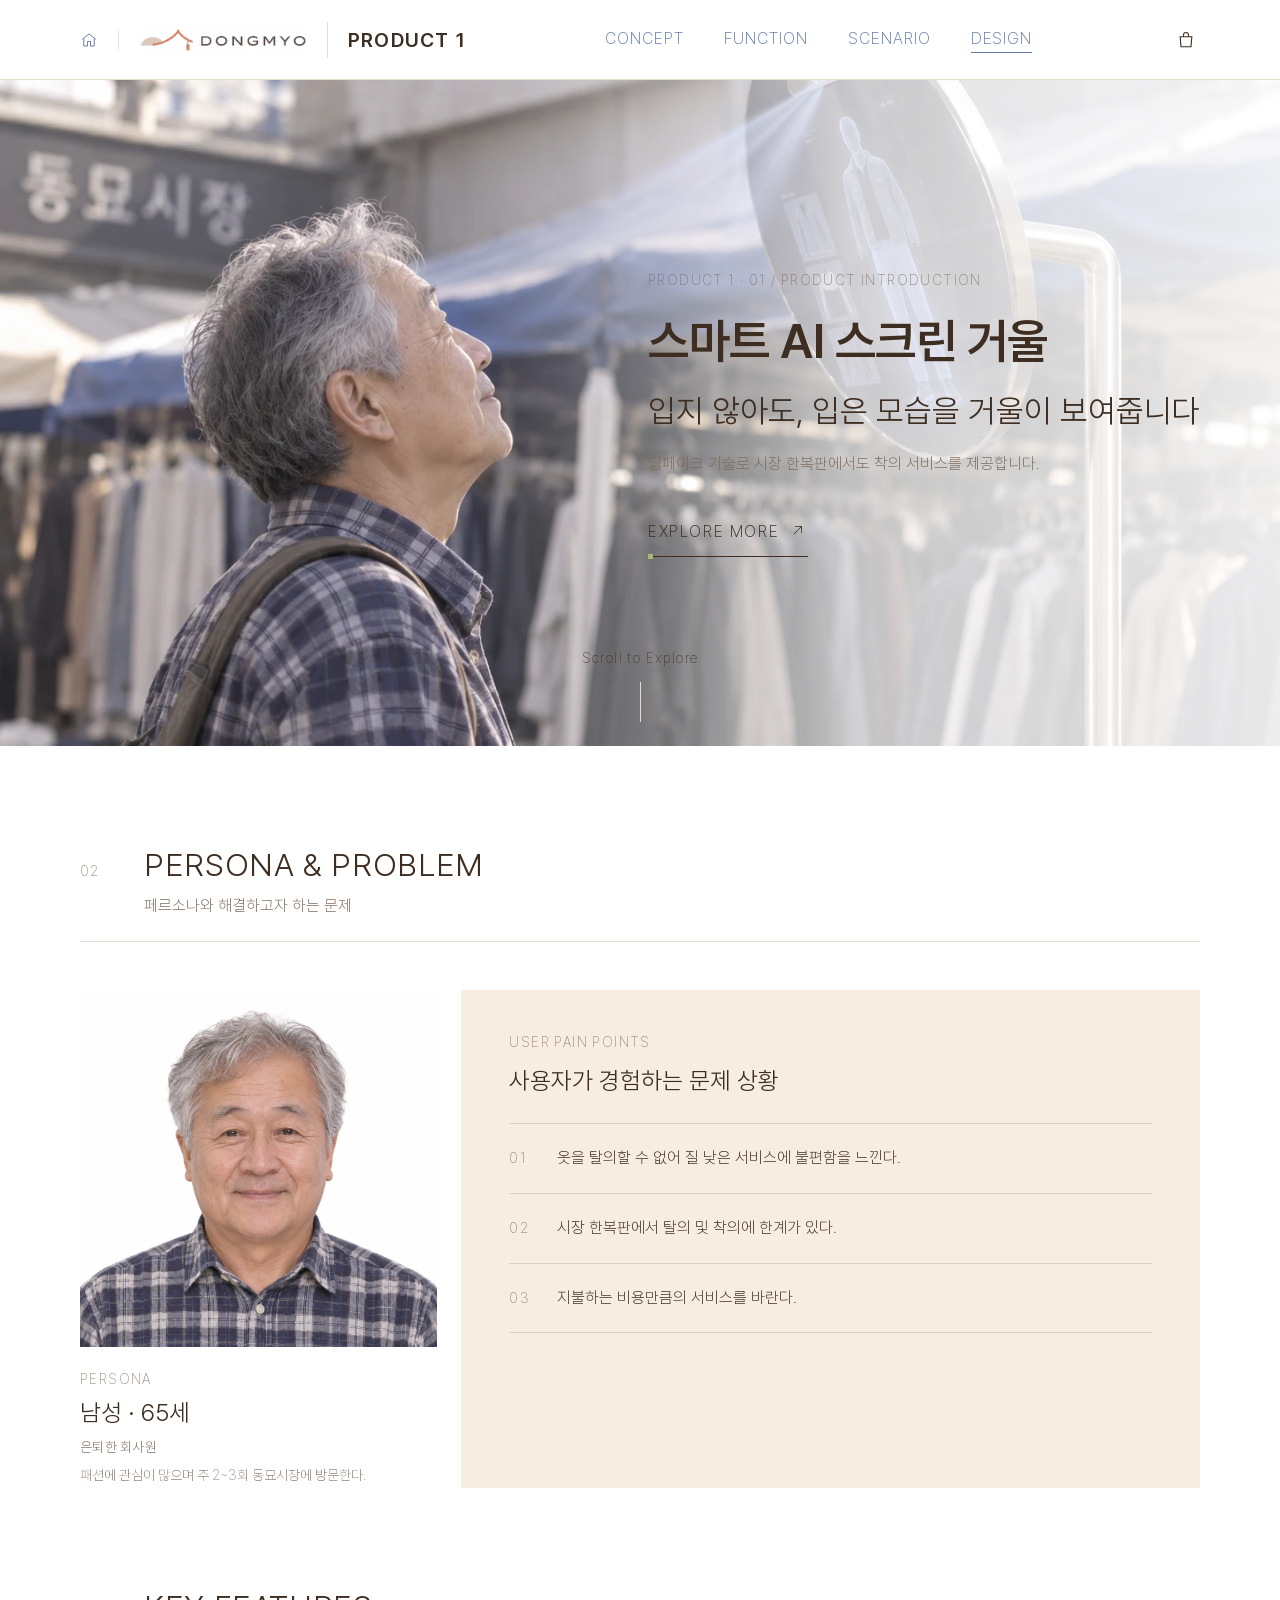
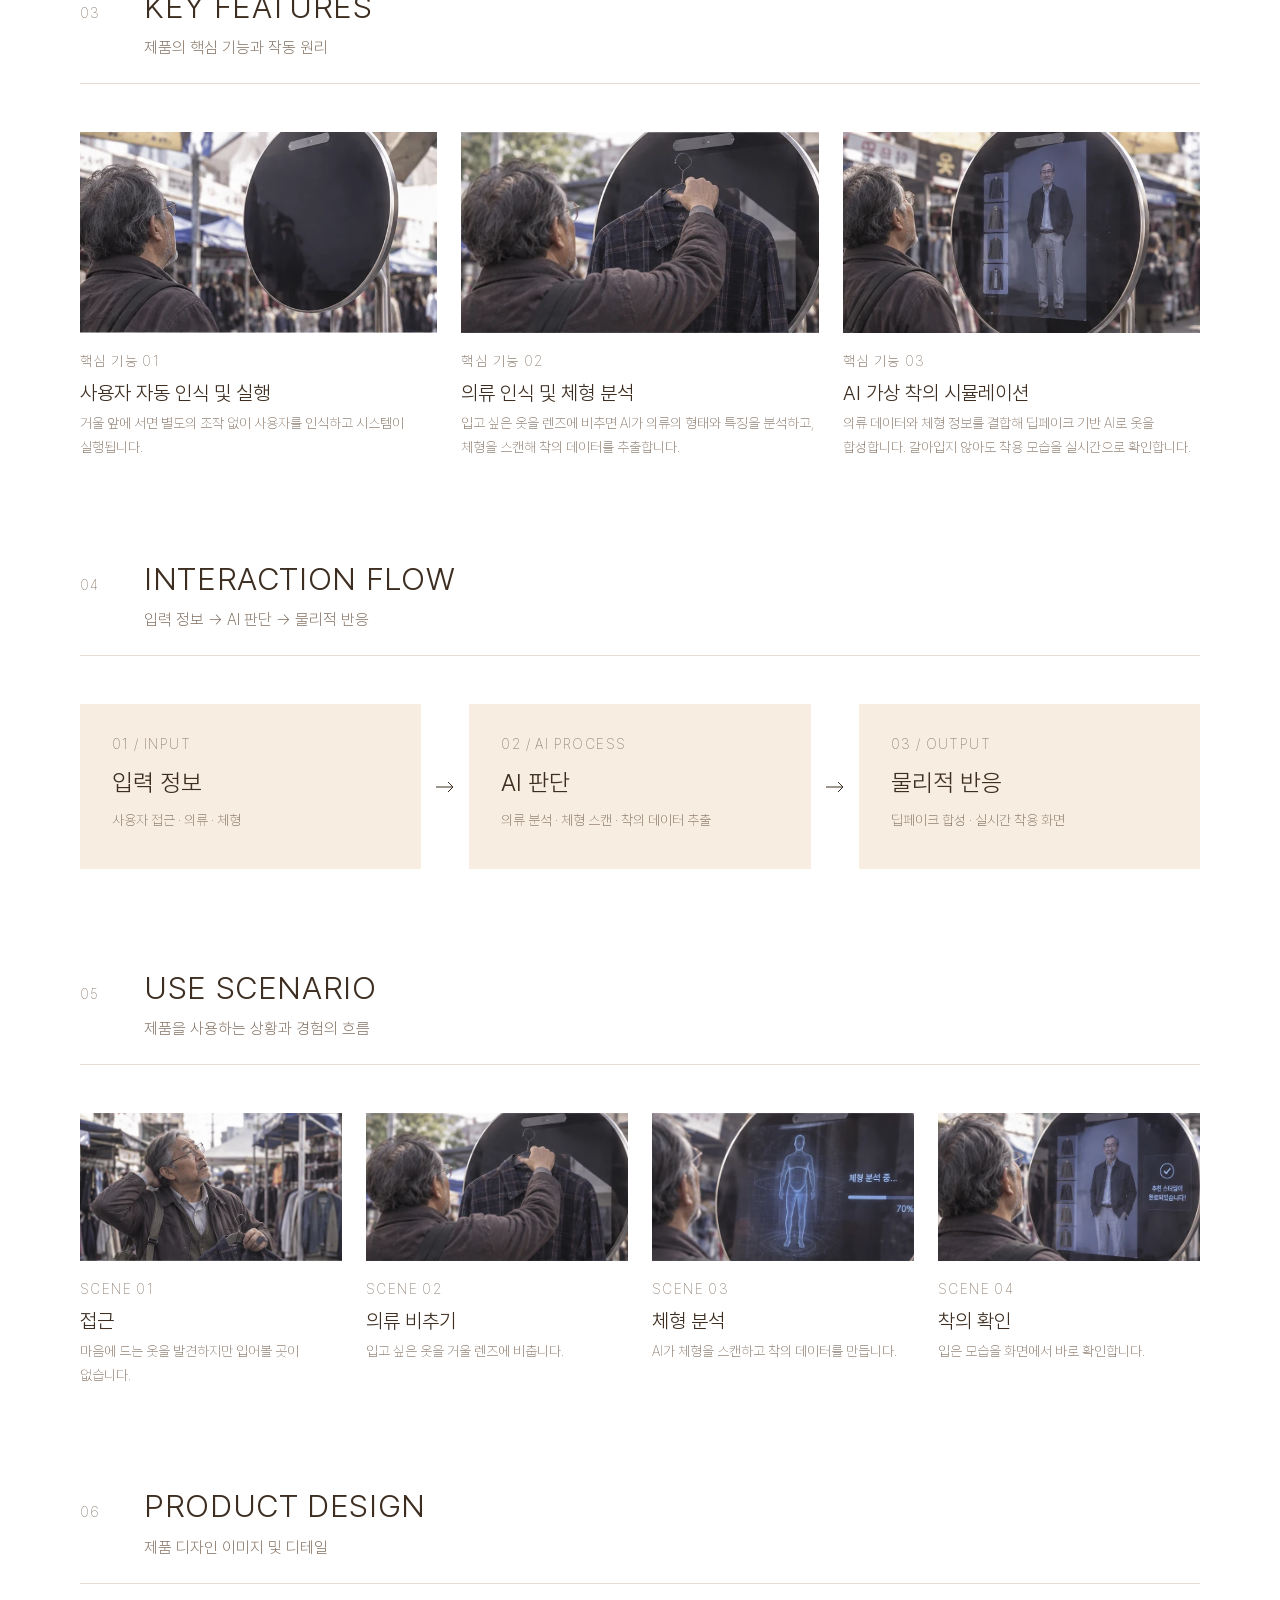
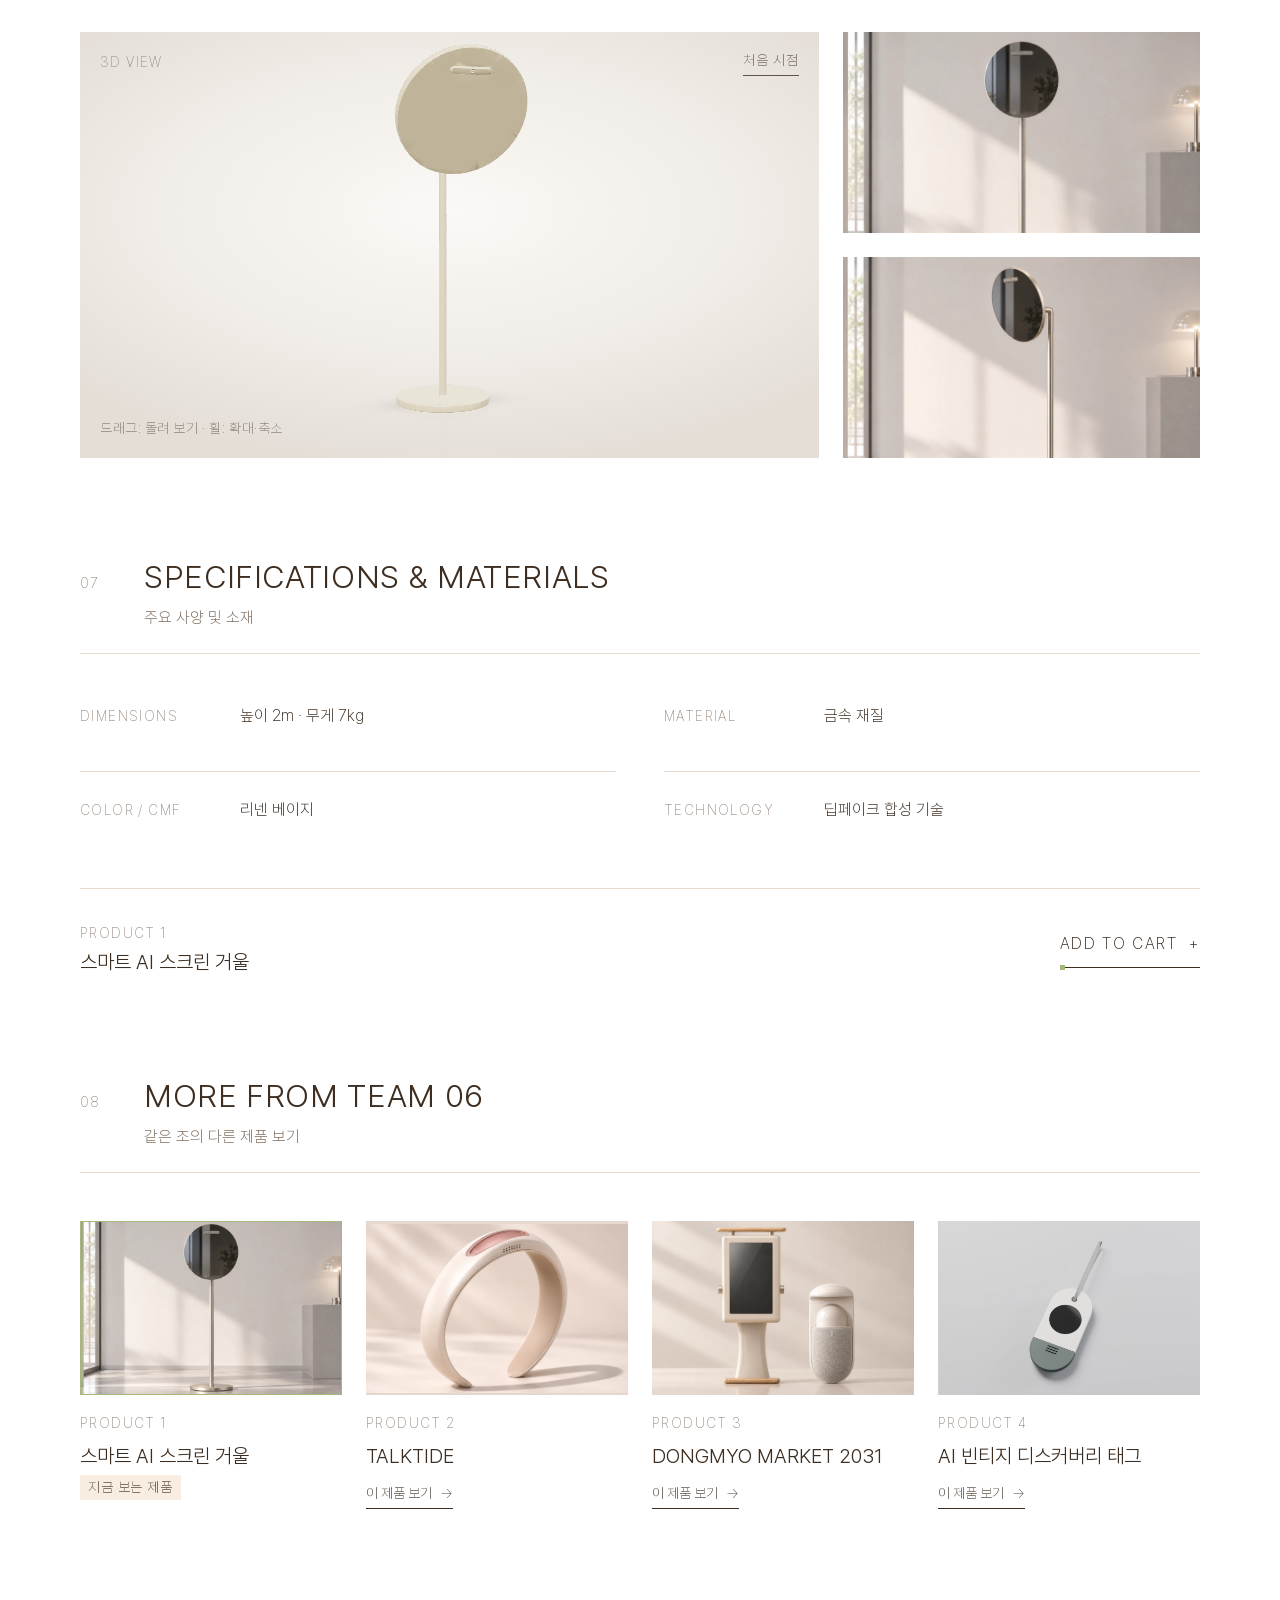
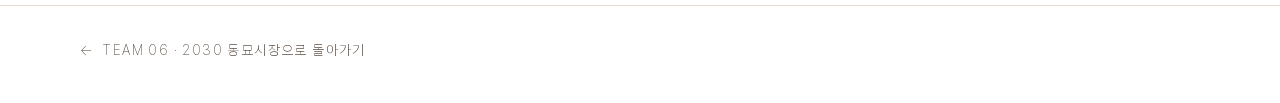
<file: TEAM06/PRODUCT01/index.html>
<!DOCTYPE html>
<html lang="ko" data-product="1">
<head>
<meta charset="UTF-8">
<meta name="viewport" content="width=device-width, initial-scale=1.0">
<title>PRODUCT 1 · 스마트 AI 스크린 거울</title>
<style>
/* 글꼴: ① 컴퓨터에 설치된 Pretendard → ② 조 폴더의 assets/fonts/ 파일 (인터넷 없이 동작) */
@font-face{font-family:'PretendardLocal';font-weight:100;font-display:swap;src:local('Pretendard Thin'),local('Pretendard-Thin'),url('../assets/fonts/Pretendard-Thin.woff2') format('woff2');}
@font-face{font-family:'PretendardLocal';font-weight:200;font-display:swap;src:local('Pretendard ExtraLight'),local('Pretendard-ExtraLight'),url('../assets/fonts/Pretendard-ExtraLight.woff2') format('woff2');}
@font-face{font-family:'PretendardLocal';font-weight:300;font-display:swap;src:local('Pretendard Light'),local('Pretendard-Light'),url('../assets/fonts/Pretendard-Light.woff2') format('woff2');}
@font-face{font-family:'PretendardLocal';font-weight:400;font-display:swap;src:local('Pretendard Regular'),local('Pretendard-Regular'),url('../assets/fonts/Pretendard-Regular.woff2') format('woff2');}
@font-face{font-family:'PretendardLocal';font-weight:500;font-display:swap;src:local('Pretendard Medium'),local('Pretendard-Medium'),url('../assets/fonts/Pretendard-Medium.woff2') format('woff2');}
@font-face{font-family:'PretendardLocal';font-weight:600;font-display:swap;src:local('Pretendard SemiBold'),local('Pretendard-SemiBold'),url('../assets/fonts/Pretendard-SemiBold.woff2') format('woff2');}

/* =========================================================
   DESIGN TOKENS — 웜 미니멀리즘 · 네추럴 · 뮤트 (디자인 가이드)
   ========================================================= */
:root{
  --bg:#FFFFFF;          /* 전체 배경: 화이트 */
  --section-bg:#F7EDE1;  /* 서브 컬러(구분용) */
  --text:#3D2E21;        /* 텍스트 */
  --accent:#A2BA75;      /* 포인트 */
  --nav:#667DAD;         /* 내비게이션 폰트 */
  --sub:#7D6B5C; --line:#E6DCD0; --img:#F0E8DF;

  --container:1440px; --margin:80px; --gutter:24px;
  --section:96px; --title-gap:48px;
  --ease:cubic-bezier(.22,.61,.36,1); --fast:.3s; --slow:.8s;
  --header:80px;
}
@media (max-width:768px){
  :root{--margin:20px;--gutter:16px;--section:56px;--title-gap:32px;--header:56px}
}

/* =========================================================
   BASE + TYPOGRAPHY
   타이틀 48 SemiBold / 서브 타이틀 32 Light / 설명1 16 ExtraLight / 설명2 14 Thin
   ========================================================= */
*{box-sizing:border-box;margin:0;padding:0}
html{scroll-behavior:smooth}
body{
  font-family:"PretendardLocal","PretendardEmbed","Pretendard","Pretendard Variable",-apple-system,BlinkMacSystemFont,sans-serif;
  font-weight:100;font-size:14px;line-height:1.8;color:var(--text);background:var(--bg);
  padding-top:var(--header);-webkit-font-smoothing:antialiased;
}
a{color:inherit;text-decoration:none}
button{font:inherit;color:inherit}
.h1{font-size:48px;font-weight:600;line-height:1.3;letter-spacing:-0.01em}
.h2{font-size:32px;font-weight:300;line-height:1.45}
.h3{font-size:16px;font-weight:200;line-height:1.5}
.body{font-size:14px;font-weight:100}
.sub{color:var(--sub)}
.eyebrow{font-size:14px;font-weight:100;letter-spacing:.1em;text-transform:uppercase;color:var(--sub)}
@media (max-width:768px){.h1{font-size:32px}.h2{font-size:24px}}

/* GRID */
.container{max-width:var(--container);margin:0 auto;padding:0 var(--margin)}
.grid{display:grid;grid-template-columns:repeat(12,1fr);column-gap:var(--gutter);row-gap:48px}
@media (max-width:768px){.grid{grid-template-columns:repeat(4,1fr);row-gap:32px}}
section.block{padding:var(--section) 0 0;scroll-margin-top:var(--header)}

/* 섹션 제목: 번호 + 영문 타이틀 + 한글 설명 + 하단 선 */
.s-head{display:grid;grid-template-columns:64px 1fr;align-items:baseline;padding-bottom:20px;border-bottom:1px solid var(--line);margin-bottom:var(--title-gap)}
.s-head .no{font-size:14px;font-weight:100;letter-spacing:.1em;color:var(--sub)}
.s-head .h2{text-transform:uppercase;letter-spacing:.02em}
.s-head .desc{grid-column:2;font-size:16px;font-weight:200;color:var(--sub);margin-top:4px}
@media (max-width:768px){.s-head{grid-template-columns:40px 1fr}}

/* 이미지 자리 (실제 이미지는 style="background-image:url(...)" 로 교체) */
.ph{position:relative;width:100%;background:var(--img) center/cover no-repeat;overflow:hidden}
.ph::after{content:attr(data-label);position:absolute;left:12px;bottom:12px;font-size:14px;font-weight:100;letter-spacing:.1em;color:var(--text);opacity:.5}
.ph[style*="url("]::after,.ph.has-img::after{content:none}
.r1-1{aspect-ratio:1/1}.r4-3{aspect-ratio:4/3}.r3-2{aspect-ratio:3/2}.r16-9{aspect-ratio:16/9}

/* 버튼: 텍스트 + 하단의 얇은 선/도형 요소 */
.btn{position:relative;display:inline-flex;align-items:center;gap:12px;padding:0 0 10px;border:0;border-radius:0;
  font-size:16px;font-weight:200;letter-spacing:.1em;cursor:pointer;background:none;color:var(--text)}
.btn::before{content:"";position:absolute;left:0;right:0;bottom:0;height:1px;background:currentColor}
.btn::after{content:"";position:absolute;left:0;bottom:-2px;width:5px;height:5px;background:var(--accent);transition:left var(--fast) var(--ease)}
.btn:hover::after{left:calc(100% - 5px)}
.btn .arrow{display:inline-block;transition:transform var(--fast) var(--ease)}
.btn:hover .arrow{transform:translate(3px,-3px)}
a:focus-visible,button:focus-visible{outline:2px solid var(--nav);outline-offset:3px}

/* =========================================================
   HEADER
   ========================================================= */
.header{position:fixed;top:0;left:0;right:0;z-index:50;height:var(--header);background:var(--bg);border-bottom:1px solid var(--line);transition:transform var(--fast) var(--ease)}
.header.hide{transform:translateY(-100%)}
.header .container{height:100%;display:flex;align-items:center;justify-content:space-between;gap:24px}
.logo{font-size:20px;font-weight:600;letter-spacing:.06em;white-space:nowrap}
/* ---------- 상단 왼쪽: 전체 프로젝트(홈) · 조 로고 · 제품 번호 ---------- */
.brand{display:flex;align-items:center;gap:20px;min-width:0}
.home-link{display:inline-flex;align-items:center;gap:8px;font-size:14px;font-weight:200;letter-spacing:.04em;color:var(--nav);white-space:nowrap;
  padding-right:20px;border-right:1px solid var(--line);transition:opacity var(--fast) var(--ease)}
.home-link .icon{width:18px;height:18px;stroke:var(--nav)}
.home-link:hover,.team-logo:hover{opacity:.7}
.team-logo{display:inline-flex;align-items:center;transition:opacity var(--fast) var(--ease)}
.team-logo img{display:block;height:24px;width:auto}
.brand .logo{padding-left:20px;border-left:1px solid var(--line)}
@media (max-width:1400px){.home-link span{display:none}.nav{gap:40px!important}}
@media (max-width:900px){
  .brand{gap:12px}.home-link{padding-right:12px}.brand .logo{padding-left:12px;font-size:16px}
  .team-logo img{height:18px}
}
/* 아주 좁은 화면: 홈 아이콘은 메뉴(≡) 안의 '← 전체 프로젝트'로 이동 */
@media (max-width:480px){.brand .home-link{display:none}.brand .logo{font-size:15px}.team-logo img{height:16px}}
.nav{display:flex;gap:64px;list-style:none}
.nav a{font-size:16px;font-weight:200;letter-spacing:.06em;color:var(--nav);padding:4px 0;border-bottom:1px solid transparent;transition:border-color var(--fast) var(--ease)}
.nav a:hover,.nav a.active{border-color:currentColor}
.icon{width:20px;height:20px;stroke:var(--text);stroke-width:1.3;fill:none;display:block}
.icon-btn{position:relative;background:none;border:0;cursor:pointer;padding:4px}
.cart-count{position:absolute;right:-6px;top:-4px;min-width:16px;height:16px;padding:0 4px;background:var(--accent);color:var(--text);
  font-size:11px;font-weight:400;line-height:16px;text-align:center;transform:scale(0);transition:transform var(--fast) var(--ease)}
.cart-count.show{transform:scale(1)}
.cart-count.bump{animation:bump .5s var(--ease)}
@keyframes bump{40%{transform:scale(1.4)}}
.m-only{display:none}
@media (max-width:900px){
  .nav{display:none}
  .m-only{display:block}
}
/* 메뉴 클릭 시 부드럽게 열리는 내비게이션 (모바일) */
.m-menu{position:fixed;inset:0;z-index:60;background:var(--bg);opacity:0;visibility:hidden;transition:opacity .4s var(--ease),visibility .4s;padding:0 20px}
.m-menu.open{opacity:1;visibility:visible}
.m-menu-top{height:var(--header);display:flex;align-items:center;justify-content:space-between}
.m-menu ul{list-style:none;margin-top:16px}
.m-menu li{opacity:0;transform:translateY(-8px);transition:opacity .4s var(--ease),transform .4s var(--ease)}
.m-menu.open li{opacity:1;transform:none}
.m-menu li a{height:56px;display:flex;align-items:center;border-bottom:1px solid var(--line);font-size:16px;font-weight:200;letter-spacing:.06em;color:var(--nav)}

/* =========================================================
   01 HERO — 메인 제품 사용 이미지 위에 텍스트
   ========================================================= */
.hero{position:relative;height:min(52vw,calc(100vh - var(--header)));min-height:520px;overflow:hidden}
.hero .ph{position:absolute;inset:0;height:100%;animation:heroImg 1.6s var(--ease) both}
@keyframes heroImg{from{transform:scale(1.05)}to{transform:scale(1)}}
/* 텍스트 가독성: 왼쪽만 살짝 밝게 덮음 (실제 이미지를 넣었을 때 효과가 남) */
.hero .veil{position:absolute;inset:0;background:linear-gradient(90deg,rgba(255,255,255,.82) 0%,rgba(255,255,255,.55) 32%,rgba(255,255,255,0) 60%)}
/* 실제 사진이 들어가면 글자가 묻히지 않게 조금 더 밝게 덮음 */
.hero .ph[style*="url("] + .veil{background:linear-gradient(90deg,rgba(255,255,255,.9) 0%,rgba(255,255,255,.72) 34%,rgba(255,255,255,0) 64%)}
.hero .container{position:relative;height:100%;display:flex;flex-direction:column;justify-content:center}
.hero-copy{max-width:640px;display:flex;flex-direction:column;gap:16px}
.hero-copy > *{animation:riseIn .8s var(--ease) both}
.hero-copy > *:nth-child(2){animation-delay:.1s}
.hero-copy > *:nth-child(3){animation-delay:.2s}
.hero-copy > *:nth-child(4){animation-delay:.3s}
.hero-copy > *:nth-child(5){animation-delay:.4s}
.hero-copy .h3{color:var(--sub);max-width:460px;line-height:1.75}
.hero-copy{word-break:keep-all}
.hero-copy .btn{align-self:flex-start;margin-top:24px}
@keyframes riseIn{from{opacity:0;transform:translateY(24px)}to{opacity:1;transform:none}}
/* Scroll to Explore */
.scroll-cue{position:absolute;left:0;right:0;margin:0 auto;width:max-content;bottom:24px;display:flex;flex-direction:column;align-items:center;gap:10px;
  font-size:14px;font-weight:100;letter-spacing:.1em;animation:riseIn .8s var(--ease) .7s both}
.scroll-cue .bar{position:relative;width:1px;height:40px;background:var(--line);overflow:hidden}
.scroll-cue .bar::after{content:"";position:absolute;left:0;top:-40%;width:1px;height:40%;background:var(--text);animation:cue 1.8s var(--ease) infinite}
@keyframes cue{to{top:100%}}
@media (max-width:768px){
  .hero{height:auto;min-height:0;aspect-ratio:auto}
  .hero .ph{position:relative;inset:auto;aspect-ratio:4/5}
  .hero .veil{display:none}
  .hero .container{position:static;padding-top:32px}
  .scroll-cue{display:none}
}

/* =========================================================
   02 PERSONA & PROBLEM
   ========================================================= */
.persona{grid-column:1 / span 4}
.persona .eyebrow{margin-top:20px}
.persona .h2{font-size:24px;margin:4px 0 6px}
.pain{grid-column:5 / span 8;background:var(--section-bg);padding:40px 48px}
.pain .h3{font-size:24px;font-weight:300;margin:8px 0 24px}
.list{list-style:none;border-top:1px solid rgba(61,46,33,.15)}
.list li{display:grid;grid-template-columns:48px 1fr;align-items:baseline;padding:20px 0;border-bottom:1px solid rgba(61,46,33,.15)}
.list .n{font-size:14px;font-weight:100;letter-spacing:.1em;color:var(--sub)}
.list .t{font-size:16px;font-weight:200}
@media (max-width:768px){.persona,.pain{grid-column:1 / -1}.pain{padding:28px 20px}}

/* =========================================================
   카드 (이미지 + 이름 + 간략한 설명, 라운드 없음)
   Hover: 이미지 확대 + 아이콘
   ========================================================= */
.card .thumb{position:relative;overflow:hidden}
.card .ph{transition:transform .7s var(--ease)}
.card:hover .ph{transform:scale(1.05)}
.card .zoom{position:absolute;right:16px;top:16px;width:40px;height:40px;display:flex;align-items:center;justify-content:center;background:var(--bg);
  opacity:0;transform:translateY(-6px);transition:opacity var(--fast) var(--ease),transform var(--fast) var(--ease)}
.card .zoom .icon{width:18px;height:18px}
.card:hover .zoom{opacity:1;transform:none}
.card .info{margin-top:16px;display:flex;flex-direction:column;gap:4px}
.card .info .h3{font-size:20px;font-weight:300}
.c4{grid-column:span 4}.c3{grid-column:span 3}
@media (max-width:1024px){.c3{grid-column:span 6}}
@media (max-width:768px){.c4,.c3{grid-column:1 / -1}}

/* =========================================================
   04 INTERACTION FLOW — 입력 → AI 판단 → 물리적 반응
   ========================================================= */
.flow{display:grid;grid-template-columns:1fr 48px 1fr 48px 1fr;align-items:stretch}
.step{background:var(--section-bg);padding:28px 32px 36px;display:flex;flex-direction:column;gap:8px}
.step .h3{font-size:24px;font-weight:300}
.arrow-col{display:flex;align-items:center;justify-content:center}
.arrow-col svg{width:24px;height:24px;stroke:var(--text);stroke-width:1;fill:none}
@media (max-width:768px){
  .flow{grid-template-columns:1fr}
  .arrow-col{height:40px}.arrow-col svg{transform:rotate(90deg)}
}

/* =========================================================
   06 PRODUCT DESIGN — 메인 렌더링 + 디테일 2컷
   ========================================================= */
.design .main{grid-column:1 / span 8;grid-row:1}
.design .main .ph{height:100%;min-height:100%}
.design .detail{grid-column:9 / span 4}
.design .detail-wrap{display:flex;flex-direction:column;gap:var(--gutter);height:100%}
.design figcaption{margin-top:12px}
@media (max-width:768px){
  .design .main,.design .detail{grid-column:1 / -1;grid-row:auto}
  .design .main .ph{aspect-ratio:4/3}
}

/* =========================================================
   07 SPECIFICATIONS & MATERIALS
   ========================================================= */
.spec{display:grid;grid-template-columns:1fr 1fr;column-gap:48px}
.spec dl{display:grid;grid-template-columns:160px 1fr;align-items:baseline;padding:24px 0 40px;border-top:1px solid var(--line)}
.spec dl:nth-child(-n+2){border-top:0;padding-top:0}
.spec dt{font-size:14px;font-weight:100;letter-spacing:.1em;color:var(--sub);text-transform:uppercase}
.spec dd{font-size:16px;font-weight:200}
.buy{display:flex;align-items:center;justify-content:space-between;gap:24px;margin-top:24px;padding-top:32px;border-top:1px solid var(--line)}
.buy .h3{font-size:20px;font-weight:300}
@media (max-width:768px){
  .spec{grid-template-columns:1fr}
  .spec dl:nth-child(2){border-top:1px solid var(--line);padding-top:20px}
  .spec dl{grid-template-columns:120px 1fr;padding:20px 0 28px}
  .buy{flex-direction:column;align-items:flex-start}
}

/* Added to cart 피드백 */
.btn.added{color:var(--sub)}
.toast{position:fixed;left:50%;bottom:32px;z-index:80;transform:translate(-50%,16px);opacity:0;pointer-events:none;
  display:flex;align-items:center;gap:12px;padding:14px 24px;background:var(--text);color:#FFFFFF;font-size:14px;font-weight:200;letter-spacing:.06em;
  transition:opacity var(--fast) var(--ease),transform var(--fast) var(--ease)}
.toast.show{opacity:1;transform:translate(-50%,0)}
.toast .check{width:16px;height:16px;stroke:var(--accent);stroke-width:2;fill:none}

/* FOOTER */
.footer{margin-top:var(--section);border-top:1px solid var(--line)}
.footer .container{display:flex;justify-content:space-between;align-items:center;gap:16px;padding-top:32px;padding-bottom:40px}
.footer small{font-size:14px;font-weight:100;color:var(--sub)}
.to-top{font-size:14px;font-weight:100;letter-spacing:.1em;background:none;border:0;cursor:pointer;display:inline-flex;gap:8px;align-items:center}
.to-top .arrow{transition:transform var(--fast) var(--ease)}
.back-link:hover .arrow{transform:translateX(-3px)}
.to-top:hover .arrow{transform:translateY(-3px)}


/* =========================================================
   옆 섹션 번호 (와이어프레임 번호 체계)
   ========================================================= */
.side-index{position:fixed;right:10px;top:50%;transform:translateY(-50%);z-index:40;list-style:none;display:flex;flex-direction:column;gap:6px;
  opacity:0;pointer-events:none;transition:opacity var(--fast) var(--ease)}
.side-index.show{opacity:1;pointer-events:auto}
.side-index a{display:flex;align-items:center;justify-content:flex-end;gap:8px;padding:3px 0;font-size:14px;font-weight:100;letter-spacing:.1em;color:var(--sub)}
.side-index .lab{font-size:14px;font-weight:200;letter-spacing:.04em;color:var(--text);opacity:0;transform:translateX(6px);
  transition:opacity var(--fast) var(--ease),transform var(--fast) var(--ease);white-space:nowrap;background:var(--bg);padding:0 6px}
.side-index .ln{display:block;width:12px;height:1px;background:var(--line);transition:width var(--fast) var(--ease),background var(--fast) var(--ease)}
.side-index a:hover .lab{opacity:1;transform:none}
.side-index a.on{color:var(--text)}
.side-index a.on .ln{width:20px;background:var(--accent)}
@media (max-width:1180px){.side-index{display:none}}
/* 오른쪽 아래 TOP 버튼이 맨 위로 기능을 맡으므로 바닥글의 BACK TO TOP 글자 버튼은 숨김 */
.footer .to-top#toTop{display:none}

/* =========================================================
   맨 위로 버튼
   ========================================================= */
.top-btn{position:fixed;right:32px;bottom:32px;z-index:45;width:56px;height:56px;display:flex;flex-direction:column;align-items:center;justify-content:center;gap:2px;
  background:var(--bg);border:1px solid var(--line);color:var(--text);cursor:pointer;font-size:12px;font-weight:200;letter-spacing:.1em;
  box-shadow:0 6px 20px rgba(61,46,33,.08);opacity:0;visibility:hidden;transform:translateY(12px);
  transition:opacity var(--fast) var(--ease),transform var(--fast) var(--ease),visibility var(--fast),background-color var(--fast) var(--ease)}
.top-btn.show{opacity:1;visibility:visible;transform:none}
.top-btn:hover{background:var(--section-bg)}
.top-btn .icon{width:18px;height:18px;transition:transform var(--fast) var(--ease)}
.top-btn:hover .icon{transform:translateY(-3px)}
@media (max-width:768px){.top-btn{right:16px;bottom:16px;width:48px;height:48px}}

/* =========================================================
   08 다른 제품 보기
   ========================================================= */
.more .card.current{cursor:default}
.more .card.current .ph{outline:1px solid var(--accent);outline-offset:-1px}
.more .badge{display:inline-block;align-self:flex-start;padding:0 8px;font-size:14px;font-weight:100;letter-spacing:.06em;background:var(--section-bg);color:var(--text)}
.more a.card .go{display:inline-flex;gap:8px;align-self:flex-start;margin-top:6px;font-size:14px;font-weight:100;border-bottom:1px solid currentColor;padding-bottom:2px}
.more a.card .go .arrow{transition:transform var(--fast) var(--ease)}
.more a.card:hover .go{color:var(--nav)}
.more a.card:hover .go .arrow{transform:translateX(4px)}

/* Scroll Effect — 스크롤 시 부드럽게 나타남 */
.reveal{opacity:0;transform:translateY(24px);transition:opacity var(--slow) var(--ease),transform var(--slow) var(--ease)}
.reveal.in{opacity:1;transform:none}
@media (prefers-reduced-motion:reduce){
  *,*::before,*::after{animation:none!important;transition:none!important}
  .reveal{opacity:1;transform:none}
}

/* --- PRODUCT 4 내용 반영 --- */
.persona .h2 .meta{display:block;font-size:14px;font-weight:200;letter-spacing:.02em;color:var(--sub);margin-top:6px}
.persona .body{line-height:1.75}
.list .t{display:flex;flex-direction:column;gap:6px}
.list .t strong{font-size:18px;font-weight:400;color:var(--text)}
.list .t .d{font-size:15px;font-weight:200;line-height:1.7;color:var(--sub)}
.card .info .body{line-height:1.7}
.step .body{line-height:1.7}
.card .ph[data-full]{cursor:zoom-in}
.persona .body,.list .t .d,.card .info .body,.step .body{word-break:keep-all}
/* 이미지 크게 보기 */
.lb{position:fixed;inset:0;z-index:300;background:rgba(255,255,255,.96);display:flex;align-items:center;justify-content:center;padding:48px;
  opacity:0;visibility:hidden;transition:opacity .35s var(--ease),visibility .35s}
.lb.on{opacity:1;visibility:visible}
.lb img{max-width:100%;max-height:100%;object-fit:contain;transform:scale(.97);transition:transform .45s var(--ease)}
.lb.on img{transform:none}
.lb button{position:absolute;right:24px;top:20px;background:none;border:0;border-bottom:1px solid var(--text);color:var(--text);font:200 14px/1.6 inherit;letter-spacing:.1em;cursor:pointer;padding:2px 0}
@media (max-width:768px){.lb{padding:16px}}

/* --- 06 메인 3D 뷰어 --- */
.v3d{min-height:480px}
.v3d::after{content:none!important}
.v3d canvas{position:absolute;inset:0;width:100%;height:100%;display:block;opacity:0;transition:opacity .8s var(--ease);cursor:grab;touch-action:pan-y}
.v3d.grab canvas{cursor:grabbing}
.v3d.ready canvas{opacity:1}
.v3d-tag,.v3d-hint,.v3d-load{position:absolute;font-size:14px;font-weight:100;letter-spacing:.1em;color:var(--text);pointer-events:none}
.v3d-tag{left:20px;top:18px;opacity:0;transition:opacity .6s}
.v3d-hint{left:20px;bottom:16px;letter-spacing:.04em;opacity:0;transition:opacity .6s}
.v3d-load{left:50%;bottom:16px;transform:translateX(-50%);opacity:0;transition:opacity .4s}
.v3d.loading .v3d-load{opacity:.6}
.v3d.ready .v3d-tag{opacity:.55}.v3d.ready .v3d-hint{opacity:.6}.v3d.ready.touched .v3d-hint{opacity:0}
.v3d-reset{position:absolute;right:20px;top:14px;background:none;border:0;border-bottom:1px solid var(--text);padding:2px 0;color:var(--text);
  font:200 14px/1.6 inherit;letter-spacing:.06em;cursor:pointer;opacity:0;pointer-events:none;transition:opacity .4s}
.v3d.ready .v3d-reset{opacity:.8;pointer-events:auto}.v3d-reset:hover{opacity:1}
@media (max-width:768px){.v3d{min-height:0}.design .main .v3d{aspect-ratio:1/1}.v3d-hint{display:none}}

/* 핵심 기능 · 시나리오 · 3D 메인: 마우스 올려도 확대 없음 */
#function .card:hover .ph,#scenario .card:hover .ph,#design .main.card:hover .ph{transform:none}

/* --- 공용 확장 (PRODUCT 4 디자인 기준) --- */
.hero.right .container{align-items:flex-end}
.hero.right .hero-copy{text-align:left}
.hero.right .ph[style*="url("] + .veil{background:linear-gradient(270deg,rgba(255,255,255,.9) 0%,rgba(255,255,255,.72) 34%,rgba(255,255,255,0) 64%)!important}
.hero-copy .tagline{font-size:14px;font-weight:200;letter-spacing:.12em;color:var(--sub);margin-top:4px}
.list .t{word-break:keep-all}
.p-info{margin-top:20px;border-top:1px solid var(--line)}
.p-info div{display:grid;grid-template-columns:88px 1fr;gap:12px;padding:12px 0;border-bottom:1px solid var(--line);font-size:14px;line-height:1.7;word-break:keep-all}
.p-info dt{font-weight:200;letter-spacing:.04em;color:var(--sub)}
.p-info dd{font-weight:200;color:var(--text)}
.design .detail .card{position:relative}
.d-cap{position:absolute;left:0;top:0;width:50%;padding:18px 20px;pointer-events:none;word-break:keep-all}
.d-cap .eyebrow{margin-bottom:2px}
.d-cap .h3{font-size:18px}
.d-cap .body{font-size:13px;line-height:1.6;margin-top:2px}
.spec dd small{font-size:13px;color:var(--sub)}
.sw{display:inline-flex;align-items:center;gap:8px;margin:0 18px 6px 0}
.sw i{width:14px;height:14px;display:inline-block}
.v3d.ready{background:var(--v3d-bg,radial-gradient(ellipse 70% 60% at 50% 42%,#FAFAFA 0%,#EEEEEF 55%,#E2E2E4 100%))!important}
@media (max-width:768px){.hero.right .container{align-items:flex-start}.d-cap{position:static;background:none;padding:12px 0 0}}
</style>
</head>
<body>

<!-- ================= HEADER ================= -->
<header class="header" id="header">
  <div class="container">
    <div class="brand">
      <a href="../../index.html" class="home-link" title="전체 프로젝트 페이지로 이동" aria-label="전체 프로젝트"><svg class="icon" viewBox="0 0 24 24" aria-hidden="true"><path d="M3 11l9-7 9 7"/><path d="M5 10v10h5v-6h4v6h5V10"/></svg><span>전체 프로젝트</span></a>
      <a href="../index.html" class="team-logo" title="TEAM 06 조 소개 페이지로 이동" aria-label="TEAM 06 · 2030 동묘시장 조 소개 페이지"><img src="../assets/images/logo.png" alt="DONGMYO"></a>
      <a href="#top" class="logo" data-plogo>PRODUCT</a>
    </div>
    <ul class="nav" id="nav">
      <li><a href="#concept">CONCEPT</a></li>
      <li><a href="#function">FUNCTION</a></li>
      <li><a href="#scenario">SCENARIO</a></li>
      <li><a href="#design">DESIGN</a></li>
    </ul>
    <div style="display:flex;gap:16px;align-items:center">
      <button class="icon-btn" aria-label="장바구니">
        <svg class="icon" viewBox="0 0 24 24"><path d="M5 8h14l-1 12H6L5 8z"/><path d="M9 8V6a3 3 0 0 1 6 0v2"/></svg>
        <span class="cart-count" id="cartCount">0</span>
      </button>
      <button class="icon-btn m-only" id="openMenu" aria-label="메뉴 열기">
        <svg class="icon" viewBox="0 0 24 24"><path d="M3 7h18M3 12h18M3 17h18"/></svg>
      </button>
    </div>
  </div>
</header>

<div class="m-menu" id="mMenu" aria-hidden="true">
  <div class="m-menu-top">
    <span class="logo" data-plogo>PRODUCT</span>
    <button class="icon-btn" id="closeMenu" aria-label="메뉴 닫기"><svg class="icon" viewBox="0 0 24 24"><path d="M5 5l14 14M19 5L5 19"/></svg></button>
  </div>
  <ul>
    <li><a href="#concept">CONCEPT</a></li>
    <li><a href="#function">FUNCTION</a></li>
    <li><a href="#scenario">SCENARIO</a></li>
    <li><a href="#design">DESIGN</a></li>
    <li><a href="../index.html">← TEAM 06 · 2030 동묘시장</a></li>
    <li><a href="../../index.html">← 전체 프로젝트</a></li>
  </ul>
</div>

<main id="top">

<!-- ================= 01 PRODUCT INTRODUCTION ================= -->
<section class="hero right">
  <div class="ph" data-label="MAIN PRODUCT IMAGE" style="background-image:url('assets/images/product-hero.webp');background-position:50% 30%"></div>
  <div class="veil"></div>
  <div class="container">
    <div class="hero-copy">
      <p class="eyebrow"><span data-pno-eyebrow></span>01 / Product Introduction</p>
      <h1 class="h1" data-pname>제품명</h1>
      <p class="h2">입지 않아도, 입은 모습을 거울이 보여줍니다</p>
      <p class="h3">딥페이크 기술로 시장 한복판에서도 착의 서비스를 제공합니다.</p>
      <a href="#concept" class="btn">EXPLORE MORE <span class="arrow">↗</span></a>
    </div>
  </div>
  <div class="scroll-cue" aria-hidden="true"><span>Scroll to Explore</span><span class="bar"></span></div>
</section>

<!-- ================= 02 PERSONA & PROBLEM ================= -->
<section class="block" id="concept">
  <div class="container">
    <div class="s-head reveal">
      <span class="no">02</span>
      <h2 class="h2">Persona &amp; Problem</h2>
      <p class="desc">페르소나와 해결하고자 하는 문제</p>
    </div>
    <div class="grid">
      <div class="persona reveal">
        <div class="ph r1-1" data-label="PERSONA IMAGE" style="background-image:url('assets/images/product-persona.webp');background-position:50% 20%"></div>
        <p class="eyebrow">Persona</p>
        <h3 class="h2">남성 · 65세 <span class="meta">은퇴한 회사원</span></h3>
        <p class="body sub">패션에 관심이 많으며 주 2~3회 동묘시장에 방문한다.</p>
      </div>
      <div class="pain reveal">
        <p class="eyebrow">User Pain Points</p>
        <h3 class="h3">사용자가 경험하는 문제 상황</h3>
        <ul class="list">
          <li><span class="n">01</span><span class="t">옷을 탈의할 수 없어 질 낮은 서비스에 불편함을 느낀다.</span></li>
          <li><span class="n">02</span><span class="t">시장 한복판에서 탈의 및 착의에 한계가 있다.</span></li>
          <li><span class="n">03</span><span class="t">지불하는 비용만큼의 서비스를 바란다.</span></li>
        </ul>
      </div>
    </div>
  </div>
</section>

<!-- ================= 03 KEY FEATURES ================= -->
<section class="block" id="function">
  <div class="container">
    <div class="s-head reveal">
      <span class="no">03</span>
      <h2 class="h2">Key Features</h2>
      <p class="desc">제품의 핵심 기능과 작동 원리</p>
    </div>
    <div class="grid" data-stagger>
      <article class="card c4 reveal">
        <div class="thumb"><div class="ph r16-9" data-label="핵심 기능 01" data-full="assets/images/product-feature-01.webp" style="background-image:url('assets/images/product-feature-01.webp');background-position:60% 50%"></div><span class="zoom"><svg class="icon" viewBox="0 0 24 24"><circle cx="11" cy="11" r="6"/><path d="M20 20l-4.5-4.5M11 8v6M8 11h6"/></svg></span></div>
        <div class="info"><p class="eyebrow">핵심 기능 01</p><h3 class="h3">사용자 자동 인식 및 실행</h3><p class="body sub">거울 앞에 서면 별도의 조작 없이 사용자를 인식하고 시스템이 실행됩니다.</p></div>
      </article>
      <article class="card c4 reveal">
        <div class="thumb"><div class="ph r16-9" data-label="핵심 기능 02" data-full="assets/images/product-feature-02.webp" style="background-image:url('assets/images/product-feature-02.webp');background-position:45% 50%"></div><span class="zoom"><svg class="icon" viewBox="0 0 24 24"><circle cx="11" cy="11" r="6"/><path d="M20 20l-4.5-4.5M11 8v6M8 11h6"/></svg></span></div>
        <div class="info"><p class="eyebrow">핵심 기능 02</p><h3 class="h3">의류 인식 및 체형 분석</h3><p class="body sub">입고 싶은 옷을 렌즈에 비추면 AI가 의류의 형태와 특징을 분석하고, 체형을 스캔해 착의 데이터를 추출합니다.</p></div>
      </article>
      <article class="card c4 reveal">
        <div class="thumb"><div class="ph r16-9" data-label="핵심 기능 03" data-full="assets/images/product-feature-03.webp" style="background-image:url('assets/images/product-feature-03.webp');background-position:55% 50%"></div><span class="zoom"><svg class="icon" viewBox="0 0 24 24"><circle cx="11" cy="11" r="6"/><path d="M20 20l-4.5-4.5M11 8v6M8 11h6"/></svg></span></div>
        <div class="info"><p class="eyebrow">핵심 기능 03</p><h3 class="h3">AI 가상 착의 시뮬레이션</h3><p class="body sub">의류 데이터와 체형 정보를 결합해 딥페이크 기반 AI로 옷을 합성합니다. 갈아입지 않아도 착용 모습을 실시간으로 확인합니다.</p></div>
      </article>
    </div>
  </div>
</section>

<!-- ================= 04 INTERACTION FLOW ================= -->
<section class="block" id="flow">
  <div class="container">
    <div class="s-head reveal">
      <span class="no">04</span>
      <h2 class="h2">Interaction Flow</h2>
      <p class="desc">입력 정보 → AI 판단 → 물리적 반응</p>
    </div>
    <div class="flow" data-stagger>
      <div class="step reveal"><p class="eyebrow">01 / Input</p><h3 class="h3">입력 정보</h3><p class="body sub">사용자 접근 · 의류 · 체형</p></div>
      <div class="arrow-col reveal" aria-hidden="true"><svg viewBox="0 0 24 24"><path d="M3 12h17M15 7l5 5-5 5"/></svg></div>
      <div class="step reveal"><p class="eyebrow">02 / AI Process</p><h3 class="h3">AI 판단</h3><p class="body sub">의류 분석 · 체형 스캔 · 착의 데이터 추출</p></div>
      <div class="arrow-col reveal" aria-hidden="true"><svg viewBox="0 0 24 24"><path d="M3 12h17M15 7l5 5-5 5"/></svg></div>
      <div class="step reveal"><p class="eyebrow">03 / Output</p><h3 class="h3">물리적 반응</h3><p class="body sub">딥페이크 합성 · 실시간 착용 화면</p></div>
    </div>
  </div>
</section>

<!-- ================= 05 USE SCENARIO ================= -->
<section class="block" id="scenario">
  <div class="container">
    <div class="s-head reveal">
      <span class="no">05</span>
      <h2 class="h2">Use Scenario</h2>
      <p class="desc">제품을 사용하는 상황과 경험의 흐름</p>
    </div>
    <div class="grid" data-stagger>
      <article class="card c3 reveal">
        <div class="thumb"><div class="ph r16-9" data-label="SCENE 01" data-full="assets/images/product-scene-01.webp" style="background-image:url('assets/images/product-scene-01.webp');background-position:35% 40%"></div><span class="zoom"><svg class="icon" viewBox="0 0 24 24"><circle cx="11" cy="11" r="6"/><path d="M20 20l-4.5-4.5M11 8v6M8 11h6"/></svg></span></div>
        <div class="info"><p class="eyebrow">Scene 01</p><h3 class="h3">접근</h3><p class="body sub">마음에 드는 옷을 발견하지만 입어볼 곳이 없습니다.</p></div>
      </article>
      <article class="card c3 reveal">
        <div class="thumb"><div class="ph r16-9" data-label="SCENE 02" data-full="assets/images/product-scene-02.webp" style="background-image:url('assets/images/product-scene-02.webp');background-position:45% 50%"></div><span class="zoom"><svg class="icon" viewBox="0 0 24 24"><circle cx="11" cy="11" r="6"/><path d="M20 20l-4.5-4.5M11 8v6M8 11h6"/></svg></span></div>
        <div class="info"><p class="eyebrow">Scene 02</p><h3 class="h3">의류 비추기</h3><p class="body sub">입고 싶은 옷을 거울 렌즈에 비춥니다.</p></div>
      </article>
      <article class="card c3 reveal">
        <div class="thumb"><div class="ph r16-9" data-label="SCENE 03" data-full="assets/images/product-scene-03.webp" style="background-image:url('assets/images/product-scene-03.webp');background-position:55% 50%"></div><span class="zoom"><svg class="icon" viewBox="0 0 24 24"><circle cx="11" cy="11" r="6"/><path d="M20 20l-4.5-4.5M11 8v6M8 11h6"/></svg></span></div>
        <div class="info"><p class="eyebrow">Scene 03</p><h3 class="h3">체형 분석</h3><p class="body sub">AI가 체형을 스캔하고 착의 데이터를 만듭니다.</p></div>
      </article>
      <article class="card c3 reveal">
        <div class="thumb"><div class="ph r16-9" data-label="SCENE 04" data-full="assets/images/product-scene-04.webp" style="background-image:url('assets/images/product-scene-04.webp');background-position:60% 50%"></div><span class="zoom"><svg class="icon" viewBox="0 0 24 24"><circle cx="11" cy="11" r="6"/><path d="M20 20l-4.5-4.5M11 8v6M8 11h6"/></svg></span></div>
        <div class="info"><p class="eyebrow">Scene 04</p><h3 class="h3">착의 확인</h3><p class="body sub">입은 모습을 화면에서 바로 확인합니다.</p></div>
      </article>
    </div>
  </div>
</section>

<!-- ================= 06 PRODUCT DESIGN ================= -->
<section class="block" id="design">
  <div class="container">
    <div class="s-head reveal">
      <span class="no">06</span>
      <h2 class="h2">Product Design</h2>
      <p class="desc">제품 디자인 이미지 및 디테일</p>
    </div>
    <div class="grid design">
      <figure class="main card reveal">
        <div class="thumb" style="height:100%"><div class="ph v3d" data-model="assets/models/mirror-model.js" data-global="MIRROR_MODEL" data-home='{"yaw":-0.5,"pitch":0.08,"dist":1}' data-lean="0" style="min-height:100%;background:#EDEAE6 url('assets/images/product-detail-01.webp') center/cover no-repeat;--v3d-bg:radial-gradient(ellipse 70% 60% at 50% 42%,#FBF9F6 0%,#F1EDE8 55%,#E4DED7 100%)" data-label="MAIN RENDERING">
          <canvas aria-label="제품 3D 뷰어"></canvas>
          <span class="v3d-tag">3D VIEW</span>
          <button type="button" class="v3d-reset">처음 시점</button>
          <span class="v3d-hint">드래그: 돌려 보기 · 휠: 확대·축소</span>
          <span class="v3d-load">3D 불러오는 중…</span>
        </div></div>
      </figure>
      <div class="detail">
        <div class="detail-wrap" data-stagger>
          <figure class="card reveal"><div class="thumb"><div class="ph r16-9" data-label="DETAIL" style="background:#F2F1EF url('assets/images/product-detail-01.webp') 50% 12%/cover no-repeat"></div></div></figure>
          <figure class="card reveal"><div class="thumb"><div class="ph r16-9" data-label="DETAIL" style="background:#F2F1EF url('assets/images/product-detail-02.webp') 50% 12%/cover no-repeat"></div></div></figure>
        </div>
      </div>
    </div>
  </div>
</section>

<!-- ================= 07 SPECIFICATIONS & MATERIALS ================= -->
<section class="block" id="spec">
  <div class="container">
    <div class="s-head reveal">
      <span class="no">07</span>
      <h2 class="h2">Specifications &amp; Materials</h2>
      <p class="desc">주요 사양 및 소재</p>
    </div>
    <div class="spec reveal">
      <dl><dt>Dimensions</dt><dd>높이 2m · 무게 7kg</dd></dl>
      <dl><dt>Material</dt><dd>금속 재질</dd></dl>
      <dl><dt>Color / CMF</dt><dd>리넨 베이지</dd></dl>
      <dl><dt>Technology</dt><dd>딥페이크 합성 기술</dd></dl>
    </div>
    <div class="buy reveal">
      <div><p class="eyebrow">Product<span data-pno-sp></span></p><h3 class="h3" data-pname>제품명</h3></div>
      <button class="btn" id="addCart">ADD TO CART <span class="arrow">+</span></button>
    </div>
  </div>
</section>

<!-- ================= 08 MORE FROM TEAM 06 ================= -->
<section class="block more" id="more">
  <div class="container">
    <div class="s-head reveal">
      <span class="no">08</span>
      <h2 class="h2">More from Team 06</h2>
      <p class="desc">같은 조의 다른 제품 보기</p>
    </div>
    <div class="grid" id="moreGrid" data-stagger></div>
  </div>
</section>
</main>

<nav aria-label="섹션 바로가기"><ol class="side-index" id="sideIndex"></ol></nav>
<button class="top-btn" id="topBtn" aria-label="맨 위로 이동"><svg class="icon" viewBox="0 0 24 24"><path d="M12 19V5M6 11l6-6 6 6"/></svg>TOP</button>

<footer class="footer">
  <div class="container">
    <a href="../index.html#products" class="to-top back-link"><span class="arrow">←</span> TEAM 06 · 2030 동묘시장으로 돌아가기</a>
    <button class="to-top" id="toTop">BACK TO TOP <span class="arrow">↑</span></button>
  </div>
</footer>

<div class="toast" id="toast" role="status" aria-live="polite">
  <svg class="check" viewBox="0 0 24 24"><path d="M5 12.5l4.5 4.5L19 7.5"/></svg><span>Added to cart</span>
</div>

<script>
/* =========================================================
   어떤 제품 페이지인지 표시 — 맨 위 <html data-product="번호"> 를 읽어요
   (PRODUCT01~04 폴더마다 번호가 정해져 있음)
   제품명은 아래 NAMES에서 바꾸면 돼요
   ========================================================= */
const NAMES={1:'스마트 AI 스크린 거울',2:'TALKTIDE',3:'DONGMYO MARKET 2031',4:'AI 빈티지 디스커버리 태그'};
// 08 다른 제품 카드 이미지 (contain: 제품 전체가 보이게)
const THUMBS={1:"#EDEAE6 url('../PRODUCT01/assets/images/product-detail-01.webp') 48% 45%/cover no-repeat",2:"#E5D6CE url('../PRODUCT02/assets/images/product-rendering-main.webp') center/contain no-repeat",3:"#E6DDD5 url('../PRODUCT03/assets/images/product-thumbnail.webp') center/cover no-repeat",4:"#D2D2D4 url('../PRODUCT04/assets/images/product-rendering-main.webp') center/contain no-repeat"};
function readProduct(){
  const n=+document.documentElement.dataset.product;
  return NAMES[n]?n:0;
}
function applyProduct(){
  const n=readProduct(); if(!n)return;
  document.querySelectorAll('[data-plogo]').forEach(el=>el.textContent=`PRODUCT ${n}`);
  document.querySelectorAll('[data-pno-eyebrow]').forEach(el=>el.textContent=`Product ${n} · `);
  document.querySelectorAll('[data-pno-sp]').forEach(el=>el.textContent=` ${n}`);
  document.querySelectorAll('[data-pname]').forEach(el=>el.textContent=NAMES[n]);
  document.title=`PRODUCT ${n} · ${NAMES[n]}`;
}
applyProduct();

/* ---------- 08 다른 제품 보기 (현재 제품은 표시만) ---------- */
(()=>{
  const cur=readProduct(), g=document.getElementById('moreGrid');
  for(let n=1;n<=4;n++){
    const isCur=n===cur, tag=isCur?'div':'a', href=isCur?'':` href="../PRODUCT0${n}/index.html"`;
    g.insertAdjacentHTML('beforeend',`
      <${tag} class="card c3 reveal${isCur?' current':''}"${href}>
        <div class="thumb"><div class="ph r3-2${THUMBS[n]?' has-img':''}" data-label="PRODUCT ${n}"${THUMBS[n]?` style="background:${THUMBS[n]}"`:''}></div></div>
        <div class="info">
          <p class="eyebrow">Product ${n}</p>
          <h3 class="h3">${NAMES[n]}</h3>
          ${isCur?'<span class="badge">지금 보는 제품</span>':'<span class="go">이 제품 보기 <span class="arrow">→</span></span>'}
        </div>
      </${tag}>`);
  }
})();

/* ---------- 스크롤 등장 (순서대로 살짝씩 늦게) ---------- */
document.querySelectorAll('[data-stagger]').forEach(g=>{
  [...g.querySelectorAll(':scope > .reveal')].forEach((el,i)=>el.style.transitionDelay=(i*0.1)+'s');
});
const io=new IntersectionObserver(es=>es.forEach(e=>{if(e.isIntersecting){e.target.classList.add('in');io.unobserve(e.target);}}),{threshold:.15,rootMargin:'0px 0px -40px 0px'});
document.querySelectorAll('.reveal').forEach(el=>io.observe(el));

/* ---------- 메뉴 클릭: 해당 영역이 한 화면에 들어오도록 스크롤 ---------- */
// 메뉴 → 보여줄 영역 (FUNCTION은 핵심 기능 + 인터랙션 플로우, DESIGN은 디자인 + 사양)
const TARGETS={concept:['concept'],function:['function','flow'],scenario:['scenario'],design:['design','spec']};
const headerEl=document.getElementById('header');
const absTop=el=>el.getBoundingClientRect().top+scrollY;
function areaOf(key){
  const ids=TARGETS[key]||[key];
  const first=document.querySelector('#'+ids[0]+' .container'), last=document.querySelector('#'+ids[ids.length-1]+' .container');
  return {top:absTop(first), bottom:absTop(last)+last.offsetHeight};
}
function targetY(key){
  let {top,bottom}=areaOf(key);
  // 함께 보여줄 영역이 화면보다 길면 첫 섹션만 기준으로
  if(bottom-top+48>innerHeight){const f=document.querySelector('#'+TARGETS[key][0]+' .container');bottom=top+f.offsetHeight;}
  const h=bottom-top;
  const goingDown=top>scrollY+headerEl.offsetHeight;
  const hdr=goingDown?0:headerEl.offsetHeight; // 아래로 내려가면 헤더가 숨겨짐
  const avail=innerHeight-hdr;
  return h+48>=avail ? top-hdr-24 : top-hdr-(avail-h)/2;
}
document.querySelectorAll('a[href^="#"]').forEach(a=>a.addEventListener('click',e=>{
  const key=a.getAttribute('href').slice(1);
  if(key==='top'){e.preventDefault();scrollTo({top:0,behavior:'smooth'});return;}
  if(!TARGETS[key])return;
  e.preventDefault();
  TARGETS[key].forEach(id=>document.querySelectorAll('#'+id+' .reveal').forEach(el=>el.classList.add('in')));
  setTimeout(()=>scrollTo({top:Math.max(0,targetY(key)),behavior:'smooth'}),a.closest('.m-menu')?350:0);
}));

/* ---------- 현재 보고 있는 섹션을 메뉴에 표시 ---------- */
const navLinks=[...document.querySelectorAll('#nav a')];
const owner={concept:'concept',function:'function',flow:'function',scenario:'scenario',design:'design',spec:'design',more:'design'};
const so=new IntersectionObserver(es=>es.forEach(e=>{
  if(e.isIntersecting){const k=owner[e.target.id];navLinks.forEach(a=>a.classList.toggle('active',a.getAttribute('href')==='#'+k));}
}),{rootMargin:'-45% 0px -50% 0px'});
Object.keys(owner).forEach(id=>so.observe(document.getElementById(id)));
addEventListener('scroll',()=>{if(scrollY<200)navLinks.forEach(a=>a.classList.remove('active'));},{passive:true});

/* ---------- 헤더: 아래로 스크롤하면 숨김, 위로 올리면 표시 ---------- */
let lastY=0;
addEventListener('scroll',()=>{const y=scrollY;headerEl.classList.toggle('hide',y>lastY&&y>160);lastY=y;},{passive:true});

/* ---------- 모바일 메뉴 ---------- */
const menu=document.getElementById('mMenu');
menu.querySelectorAll('li').forEach((li,i)=>li.style.transitionDelay=(0.1+i*0.05)+'s');
const closeM=()=>{menu.classList.remove('open');menu.setAttribute('aria-hidden','true')};
document.getElementById('openMenu').onclick=()=>{menu.classList.add('open');menu.setAttribute('aria-hidden','false')};
document.getElementById('closeMenu').onclick=closeM;
menu.querySelectorAll('a').forEach(a=>a.addEventListener('click',closeM));

/* ---------- Button Interaction: Added to cart ---------- */
let cart=0,toastT=0;
const addBtn=document.getElementById('addCart'),countEl=document.getElementById('cartCount'),toast=document.getElementById('toast');
addBtn.addEventListener('click',()=>{
  cart++;
  countEl.textContent=cart;countEl.classList.add('show');
  countEl.classList.remove('bump');void countEl.offsetWidth;countEl.classList.add('bump');
  addBtn.classList.add('added');addBtn.firstChild.textContent='ADDED TO CART ';addBtn.querySelector('.arrow').textContent='✓';
  toast.classList.add('show');
  clearTimeout(toastT);
  toastT=setTimeout(()=>{
    toast.classList.remove('show');
    addBtn.classList.remove('added');addBtn.firstChild.textContent='ADD TO CART ';addBtn.querySelector('.arrow').textContent='+';
  },1800);
});


/* ---------- 옆 섹션 번호: 지금 보고 있는 섹션 표시, 누르면 이동 ---------- */
const SECTIONS=[['concept','02','Persona & Problem'],['function','03','Key Features'],['flow','04','Interaction Flow'],
  ['scenario','05','Use Scenario'],['design','06','Product Design'],['spec','07','Specifications'],['more','08','More Products']];
const side=document.getElementById('sideIndex');
side.innerHTML=SECTIONS.map(([id,no,lab])=>`<li><a href="#${id}" data-side="${id}"><span class="lab">${lab}</span>${no}<span class="ln"></span></a></li>`).join('');
const sideLinks=[...side.querySelectorAll('a')];
side.addEventListener('click',e=>{
  const a=e.target.closest('a'); if(!a)return; e.preventDefault();
  const el=document.querySelector('#'+a.dataset.side+' .container');
  el.querySelectorAll('.reveal').forEach(r=>r.classList.add('in'));
  const t=el.getBoundingClientRect().top+scrollY;
  scrollTo({top:Math.max(0,t-(t>scrollY?24:headerEl.offsetHeight+24)),behavior:'smooth'});
});
const sio=new IntersectionObserver(es=>es.forEach(e=>{
  if(e.isIntersecting)sideLinks.forEach(a=>a.classList.toggle('on',a.dataset.side===e.target.id));
}),{rootMargin:'-45% 0px -50% 0px'});
SECTIONS.forEach(([id])=>sio.observe(document.getElementById(id)));

/* ---------- 맨 위로 버튼 + 옆 섹션 번호: 어느 정도 스크롤하면 나타남 ---------- */
const topBtn=document.getElementById('topBtn');
const onScrollUI=()=>{const on=scrollY>innerHeight*0.8;topBtn.classList.toggle('show',on);side.classList.toggle('show',scrollY>innerHeight*0.5);};
addEventListener('scroll',onScrollUI,{passive:true});onScrollUI();
topBtn.addEventListener('click',()=>scrollTo({top:0,behavior:'smooth'}));

/* ---------- BACK TO TOP ---------- */
document.getElementById('toTop').onclick=()=>scrollTo({top:0,behavior:'smooth'});
</script>

<div class="lb" id="lb" aria-hidden="true"><img alt=""><button type="button">CLOSE ✕</button></div>
<script>
(()=>{const lb=document.getElementById('lb'),im=lb.querySelector('img');
const close=()=>{lb.classList.remove('on');lb.setAttribute('aria-hidden','true')};
document.querySelectorAll('.ph[data-full]').forEach(ph=>{
  const card=ph.closest('.card');(card||ph).style.cursor='zoom-in';
  (card?card.querySelector('.thumb'):ph).addEventListener('click',()=>{im.src=ph.dataset.full;im.alt=(card&&card.querySelector('.h3')?card.querySelector('.h3').textContent:'');lb.classList.add('on');lb.setAttribute('aria-hidden','false')});
});
lb.addEventListener('click',close);addEventListener('keydown',e=>{if(e.key==='Escape')close()});})();
</script>
<script>
/* ===== PRODUCT 3D VIEWER (오프라인 · 외부 라이브러리 없음) =====
   사용: <div class="v3d" data-model="assets/models/tag-model.js"> ... </div>
   - 드래그: 돌려 보기 / 휠: 확대·축소 / '처음 시점' 버튼
   - 모델을 못 불러오면 기존 렌더 이미지가 그대로 남음 */
(function(){
const box=document.querySelector('.v3d'); if(!box) return;
const cv=box.querySelector('canvas'), resetBtn=box.querySelector('.v3d-reset');
let gl=null, M=null, started=false;

/* ---------- 시점 ---------- */
const HOME=JSON.parse(box.dataset.home||'{"yaw":0.32,"pitch":0.1,"dist":1}');          // 첨부 렌더와 비슷한 정면-우측 시점
const LEAN=parseFloat(box.dataset.lean||'0');                                  // 뒤로 살짝 기대 세움 (rad)
const cam={yaw:HOME.yaw,pitch:HOME.pitch,dist:HOME.dist};
const tgt={...cam};box._v={cam,tgt};
let auto=true, lastT=0, spin=1, idle=null;
const IDLE_MS=1000, SPIN=0.28;

/* ---------- 행렬 ---------- */
function persp(f,a,n,fa){const t=1/Math.tan(f/2);return[t/a,0,0,0,0,t,0,0,0,0,(fa+n)/(n-fa),-1,0,0,2*fa*n/(n-fa),0]}
function mul(a,b){const o=new Array(16);for(let i=0;i<4;i++)for(let j=0;j<4;j++){let s=0;for(let k=0;k<4;k++)s+=a[k*4+j]*b[i*4+k];o[i*4+j]=s}return o}
function look(e,c,u){let z=[e[0]-c[0],e[1]-c[1],e[2]-c[2]];let l=Math.hypot(...z);z=z.map(v=>v/l);
  let x=[u[1]*z[2]-u[2]*z[1],u[2]*z[0]-u[0]*z[2],u[0]*z[1]-u[1]*z[0]];l=Math.hypot(...x);x=x.map(v=>v/l);
  const y=[z[1]*x[2]-z[2]*x[1],z[2]*x[0]-z[0]*x[2],z[0]*x[1]-z[1]*x[0]];
  return[x[0],y[0],z[0],0,x[1],y[1],z[1],0,x[2],y[2],z[2],0,-(x[0]*e[0]+x[1]*e[1]+x[2]*e[2]),-(y[0]*e[0]+y[1]*e[1]+y[2]*e[2]),-(z[0]*e[0]+z[1]*e[1]+z[2]*e[2]),1]}
function rotX(a){const c=Math.cos(a),s=Math.sin(a);return[1,0,0,0,0,c,s,0,0,-s,c,0,0,0,0,1]}
function rotY(a){const c=Math.cos(a),s=Math.sin(a);return[c,0,-s,0,0,1,0,0,s,0,c,0,0,0,0,1]}
function scl(x,y,z){return[x,0,0,0,0,y,0,0,0,0,z,0,0,0,0,1]}

/* ---------- 셰이더 ---------- */
const VS=`attribute vec3 p;attribute vec3 n;uniform mat4 VP,Mo;uniform float S,mir;varying vec3 vn,vw;
void main(){vec4 w=Mo*vec4(p*S,1.);vw=w.xyz;vn=normalize(mat3(Mo)*(n/127.));if(mir>.5){w.y=-w.y;vn.y=-vn.y;}gl_Position=VP*w;}`;
const FS=`precision highp float;varying vec3 vn,vw;uniform vec3 col,emi,eye;uniform float rough,coat,mir,H;
vec3 tone(vec3 c){c=c*.95;c=(c*(2.51*c+.03))/(c*(2.43*c+.59)+.14);return pow(clamp(c,0.,1.),vec3(1./2.2));}
void main(){vec3 N=normalize(vn);vec3 V=normalize(eye-vw);if(dot(N,V)<0.)N=-N;
 vec3 L1=normalize(vec3(-.55,.75,.65)),L2=normalize(vec3(.8,.25,.35)),L3=normalize(vec3(.1,.5,-1.));
 float hemi=.5+.5*N.y;vec3 amb=mix(vec3(.26,.26,.27),vec3(.58,.58,.59),hemi);
 vec3 c=col*(amb+vec3(1.,.97,.93)*1.2*max(dot(N,L1),0.)+vec3(.55,.58,.62)*.55*max(dot(N,L2),0.)+.45*max(dot(N,L3),0.));
 float sh=2./(rough*rough*rough+.002);
 float sp=pow(max(dot(N,normalize(L1+V)),0.),sh)*(1.-rough)*.6+pow(max(dot(N,normalize(L2+V)),0.),sh)*(1.-rough)*.25;
 float fr=pow(1.-max(dot(N,V),0.),5.);
 c+=vec3(sp)+fr*.10;
 if(coat>.5){c+=vec3(pow(max(dot(N,normalize(L1+V)),0.),900.)*2.5+pow(max(dot(N,normalize(L2+V)),0.),600.)*.8)+fr*.35;}
 c+=emi;
 vec3 o=tone(c);float a=1.;
 if(mir>.5){a=.07*(1.-smoothstep(0.,H*.22,vw.y));}
 gl_FragColor=vec4(o*a,a);}`;
const FVS=`attribute vec2 p;uniform mat4 VP;uniform float R;varying vec2 q;void main(){q=p;gl_Position=VP*vec4(p.x*R,0.,p.y*R,1.);}`;
const FFS=`precision highp float;varying vec2 q;uniform vec2 sh;uniform float yaw;
void main(){float r=length(q);float fade=1.-smoothstep(.55,1.,r);
 vec2 s=vec2(cos(yaw)*q.x-sin(yaw)*q.y,sin(yaw)*q.x+cos(yaw)*q.y);
 float d=length((s-vec2(0.,-sh.y))/vec2(sh.x,sh.x*.5));float blob=exp(-d*d*3.)*.20;
 float con=exp(-pow(length(s/vec2(sh.x*.42,sh.x*.16)),2.)*3.)*.32;
 float a=clamp(blob+con,0.,.6)*fade;gl_FragColor=vec4(vec3(0.)*a,a);}`;

function prog(v,f){const p=gl.createProgram();for(const[t,s]of[[gl.VERTEX_SHADER,v],[gl.FRAGMENT_SHADER,f]]){const h=gl.createShader(t);gl.shaderSource(h,s);gl.compileShader(h);
  if(!gl.getShaderParameter(h,gl.COMPILE_STATUS))throw gl.getShaderInfoLog(h);gl.attachShader(p,h)}gl.linkProgram(p);if(!gl.getProgramParameter(p,gl.LINK_STATUS))throw gl.getProgramInfoLog(p);return p}

let P,F,parts=[],floorBuf,u={},fu={},H=100,R=60,HT=100;

async function load(){
  const D=window[box.dataset.global||'TAG_MODEL']; if(!D||!('DecompressionStream' in window)) throw 'unsupported';
  const raw=Uint8Array.from(atob(D.gz),c=>c.charCodeAt(0));
  const buf=await new Response(new Blob([raw]).stream().pipeThrough(new DecompressionStream('gzip'))).arrayBuffer();
  gl=cv.getContext('webgl',{antialias:true,alpha:true,premultipliedAlpha:true});if(!gl)throw 'nogl';
  const uint=gl.getExtension('OES_element_index_uint');
  P=prog(VS,FS);F=prog(FVS,FFS);
  for(const k of['VP','Mo','S','mir','col','emi','eye','rough','coat','H'])u[k]=gl.getUniformLocation(P,k);
  for(const k of['VP','R','sh','yaw'])fu[k]=gl.getUniformLocation(F,k);
  H=D.bmax[1];HT=D.ytop||H;R=Math.max(D.bmax[0],D.bmax[2],H)*1.6;
  for(const q of D.parts){
    if(q.big&&!uint)continue;
    const mk=(t,a)=>{const b=gl.createBuffer();gl.bindBuffer(t,b);gl.bufferData(t,a,gl.STATIC_DRAW);return b};
    parts.push({p:mk(gl.ARRAY_BUFFER,new Int16Array(buf,q.pos[0],q.pos[1]/2)),n:mk(gl.ARRAY_BUFFER,new Int8Array(buf,q.nrm[0],q.nrm[1])),
      i:mk(gl.ELEMENT_ARRAY_BUFFER,q.big?new Uint32Array(buf,q.idx[0],q.idx[1]/4):new Uint16Array(buf,q.idx[0],q.idx[1]/2)),
      cnt:q.big?q.idx[1]/4:q.idx[1]/2,big:q.big,col:q.color.map(v=>v*1.0),emi:q.emissive.map(v=>v*0.2),rough:q.rough,coat:q.coat?1:0,glow:q.emissive.some(v=>v>0)});
  }
  parts.sort((a,b)=>a.glow-b.glow);
  floorBuf=gl.createBuffer();gl.bindBuffer(gl.ARRAY_BUFFER,floorBuf);gl.bufferData(gl.ARRAY_BUFFER,new Float32Array([-1,-1,1,-1,-1,1,1,1]),gl.STATIC_DRAW);
  M=D;
}

function frame(t){
  const dt=Math.min(.05,(t-(lastT||t))/1000);lastT=t;
  spin+=((auto?1:0)-spin)*Math.min(1,dt*1.5);
  if(spin>0.001){tgt.yaw+=dt*SPIN*spin;}
  const k=1-Math.pow(.0009,dt);
  cam.yaw+=(tgt.yaw-cam.yaw)*k;cam.pitch+=(tgt.pitch-cam.pitch)*k;cam.dist+=(tgt.dist-cam.dist)*k;
  const dpr=Math.min(2,devicePixelRatio||1),w=cv.clientWidth,h=cv.clientHeight;
  if(cv.width!==Math.round(w*dpr)||cv.height!==Math.round(h*dpr)){cv.width=Math.round(w*dpr);cv.height=Math.round(h*dpr)}
  gl.viewport(0,0,cv.width,cv.height);gl.clearColor(0,0,0,0);gl.clear(gl.COLOR_BUFFER_BIT|gl.DEPTH_BUFFER_BIT);
  const fov=0.42,asp=w/h, fit=(HT*0.60)/Math.tan(fov/2)/Math.min(1,asp*0.9);
  const d=fit*cam.dist, cy=HT*0.46;
  const eye=[Math.sin(cam.yaw)*Math.cos(cam.pitch)*d,cy+Math.sin(cam.pitch)*d,Math.cos(cam.yaw)*Math.cos(cam.pitch)*d];
  const VP=mul(persp(fov,asp,d*0.05,d*6),look(eye,[0,cy,0],[0,1,0]));
  const Mo=rotX(LEAN);
  gl.enable(gl.BLEND);gl.blendFunc(gl.ONE,gl.ONE_MINUS_SRC_ALPHA);
  gl.useProgram(P);gl.uniformMatrix4fv(u.VP,false,VP);gl.uniformMatrix4fv(u.Mo,false,Mo);gl.uniform1f(u.S,M.scale);gl.uniform3fv(u.eye,eye);gl.uniform1f(u.H,H);
  const pa=gl.getAttribLocation(P,'p'),na=gl.getAttribLocation(P,'n');gl.enableVertexAttribArray(pa);gl.enableVertexAttribArray(na);
  const draw=mir=>{gl.uniform1f(u.mir,mir);for(const q of parts){
    gl.bindBuffer(gl.ARRAY_BUFFER,q.p);gl.vertexAttribPointer(pa,3,gl.SHORT,false,0,0);
    gl.bindBuffer(gl.ARRAY_BUFFER,q.n);gl.vertexAttribPointer(na,3,gl.BYTE,false,0,0);
    gl.uniform3fv(u.col,q.col);gl.uniform3fv(u.emi,q.emi);gl.uniform1f(u.rough,q.rough);gl.uniform1f(u.coat,q.coat);
    gl.bindBuffer(gl.ELEMENT_ARRAY_BUFFER,q.i);gl.drawElements(gl.TRIANGLES,q.cnt,q.big?gl.UNSIGNED_INT:gl.UNSIGNED_SHORT,0)}};
  // 1) 바닥 반사 (위에서 볼 때만)
  if(cam.pitch>0.02){gl.enable(gl.DEPTH_TEST);draw(1);gl.clear(gl.DEPTH_BUFFER_BIT)}
  // 2) 바닥 그림자
  gl.disable(gl.DEPTH_TEST);gl.useProgram(F);gl.uniformMatrix4fv(fu.VP,false,VP);gl.uniform1f(fu.R,R);
  gl.uniform2f(fu.sh,(M.bmax[0]*1.15)/R,(H*0.05)/R);gl.uniform1f(fu.yaw,0);
  const fa=gl.getAttribLocation(F,'p');gl.bindBuffer(gl.ARRAY_BUFFER,floorBuf);gl.enableVertexAttribArray(fa);gl.vertexAttribPointer(fa,2,gl.FLOAT,false,0,0);
  gl.drawArrays(gl.TRIANGLE_STRIP,0,4);gl.disableVertexAttribArray(fa);
  // 3) 제품
  gl.useProgram(P);gl.enable(gl.DEPTH_TEST);gl.enableVertexAttribArray(pa);gl.enableVertexAttribArray(na);draw(0);
  requestAnimationFrame(frame);
}

/* ---------- 조작 ---------- */
let drag=null;
const stopAuto=()=>{auto=false;spin=0;tgt.yaw=cam.yaw+(tgt.yaw-cam.yaw);box.classList.add('touched');clearTimeout(idle)};
const resumeLater=()=>{clearTimeout(idle);idle=setTimeout(()=>{if(!drag)auto=true},IDLE_MS)};
cv.addEventListener('pointerdown',e=>{if(!M)return;drag={x:e.clientX,y:e.clientY,id:e.pointerId};cv.setPointerCapture(e.pointerId);stopAuto();box.classList.add('grab')});
cv.addEventListener('pointermove',e=>{if(!drag||e.pointerId!==drag.id)return;const dx=e.clientX-drag.x,dy=e.clientY-drag.y;drag.x=e.clientX;drag.y=e.clientY;
  tgt.yaw-=dx*0.008;if(e.pointerType!=='touch')tgt.pitch=Math.max(-0.05,Math.min(0.9,tgt.pitch+dy*0.005))});
const end=e=>{if(!drag)return;drag=null;box.classList.remove('grab');resumeLater()};cv.addEventListener('pointerup',end);cv.addEventListener('pointercancel',end);
cv.addEventListener('wheel',e=>{if(!M)return;const n=Math.max(0.55,Math.min(1.6,tgt.dist*Math.exp(e.deltaY*0.0012)));
  if(n===tgt.dist)return; e.preventDefault();tgt.dist=n;stopAuto();resumeLater()},{passive:false});
resetBtn&&resetBtn.addEventListener('click',()=>{const turns=Math.round((cam.yaw-HOME.yaw)/(2*Math.PI));tgt.yaw=HOME.yaw+turns*2*Math.PI;tgt.pitch=HOME.pitch;tgt.dist=HOME.dist;clearTimeout(idle);auto=true;box.classList.remove('touched')});

/* ---------- 화면 가까이 오면 불러오기 ---------- */
function start(){if(started)return;started=true;box.classList.add('loading');
  const s=document.createElement('script');s.src=box.dataset.model;
  s.onload=()=>load().then(()=>{box.classList.remove('loading');box.classList.add('ready');requestAnimationFrame(frame)}).catch(err=>{console.warn('3D viewer:',err);box.classList.remove('loading')});
  s.onerror=()=>box.classList.remove('loading');document.body.appendChild(s)}
if('IntersectionObserver' in window){const io=new IntersectionObserver(es=>{if(es.some(e=>e.isIntersecting)){io.disconnect();start()}},{rootMargin:'600px'});io.observe(box)}else start();
})();

</script>
</body>
</html>
</file>
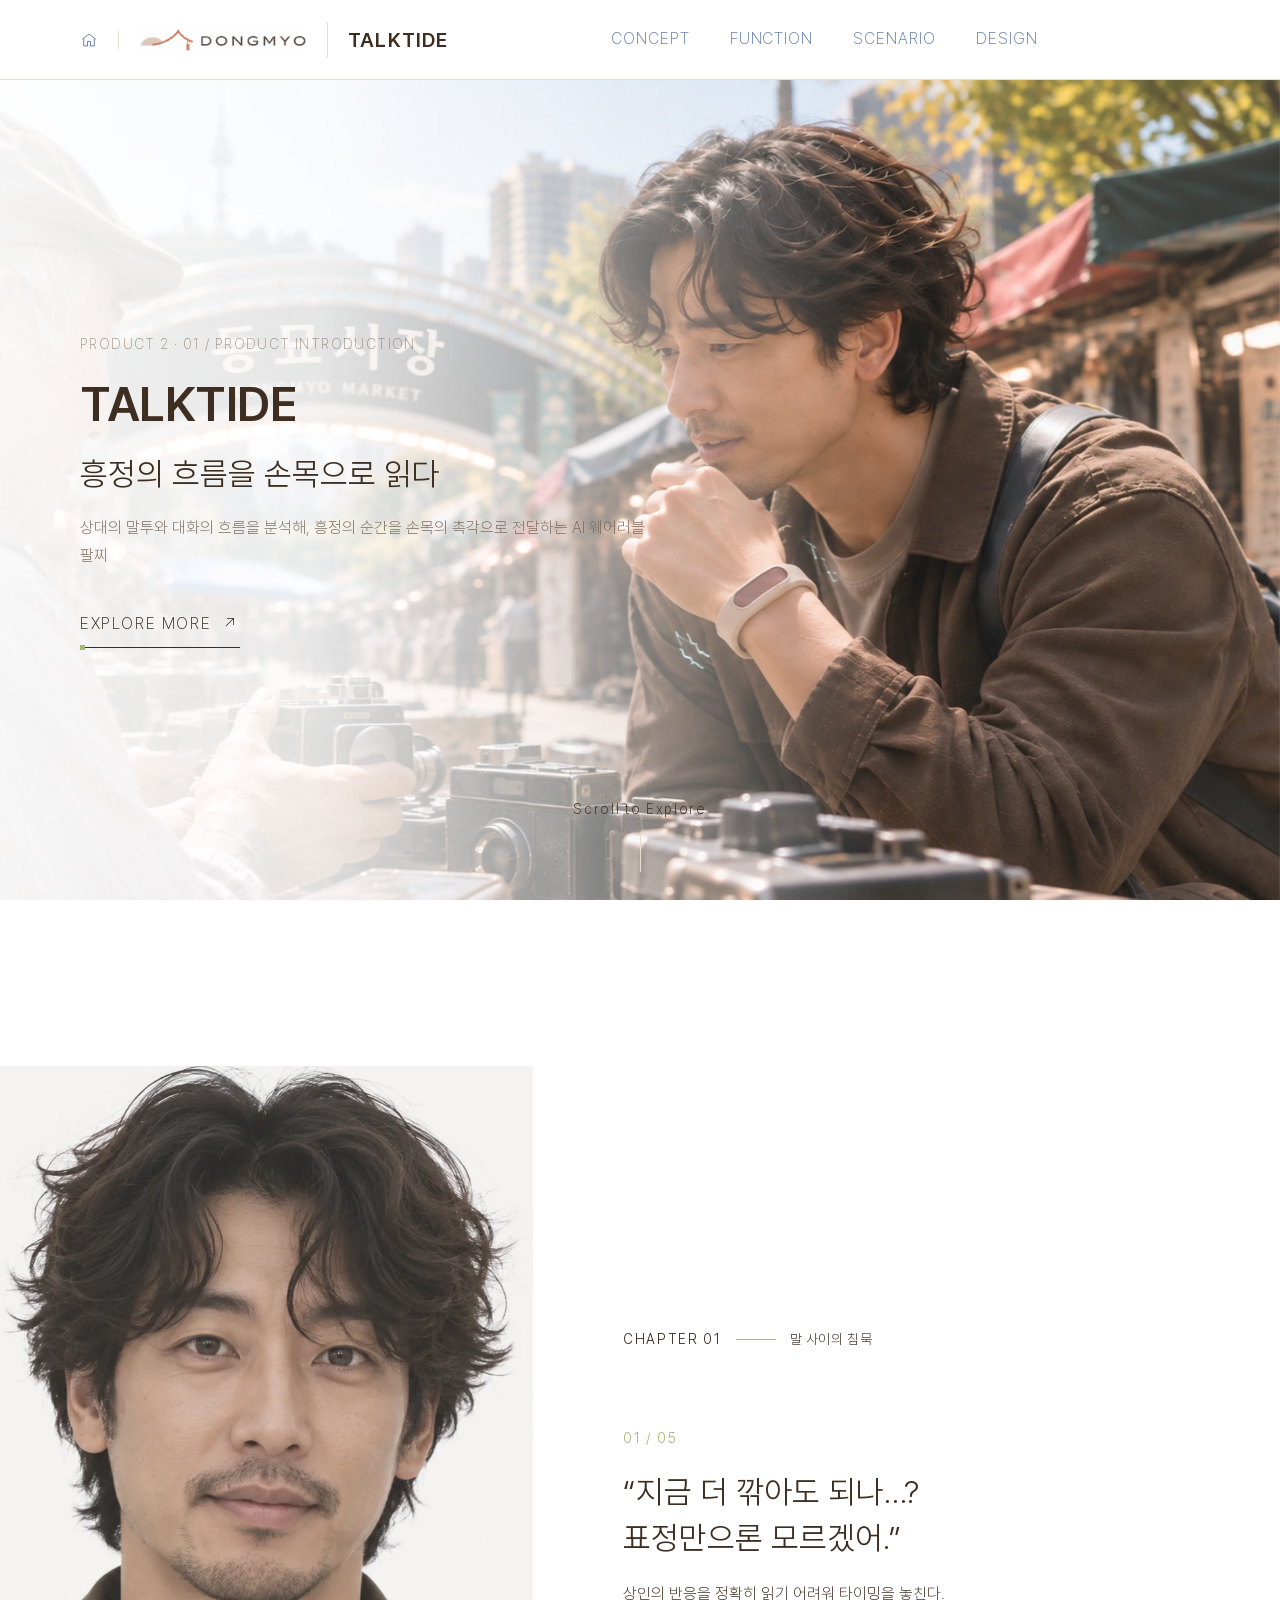
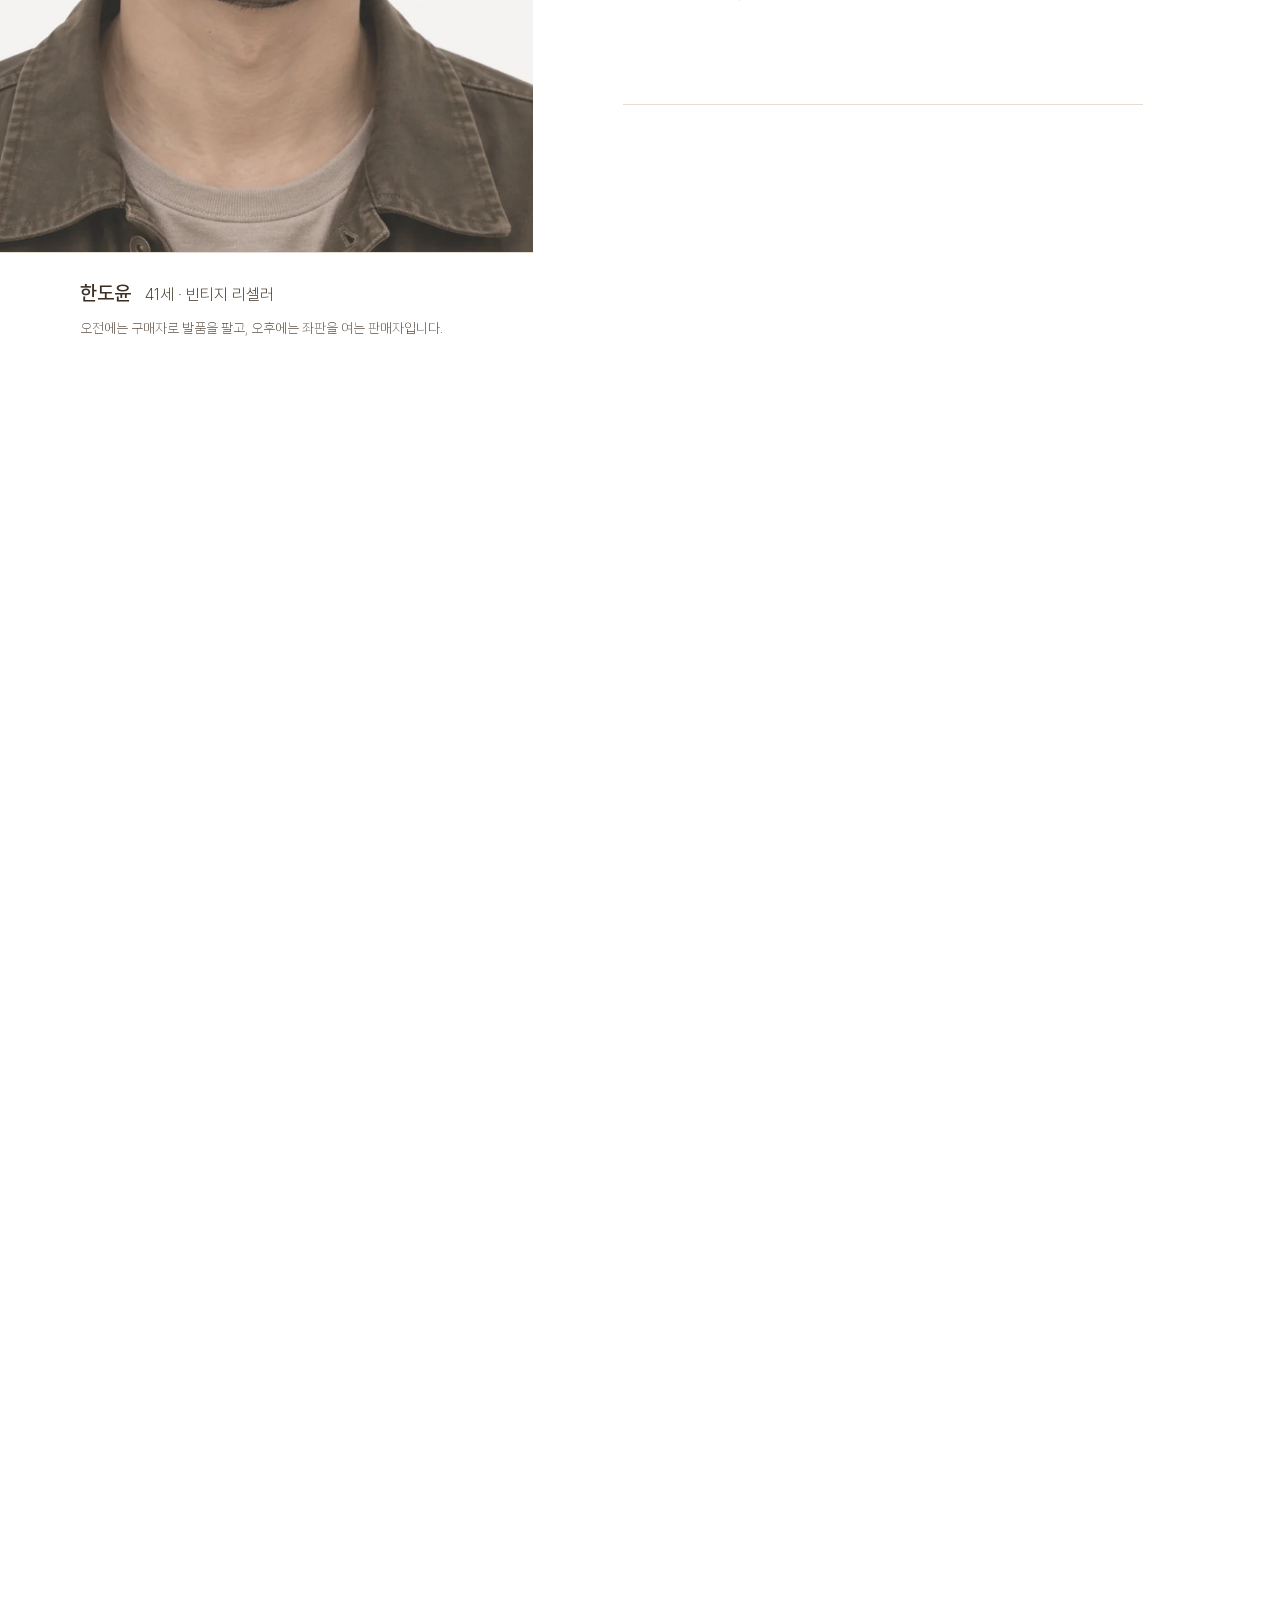
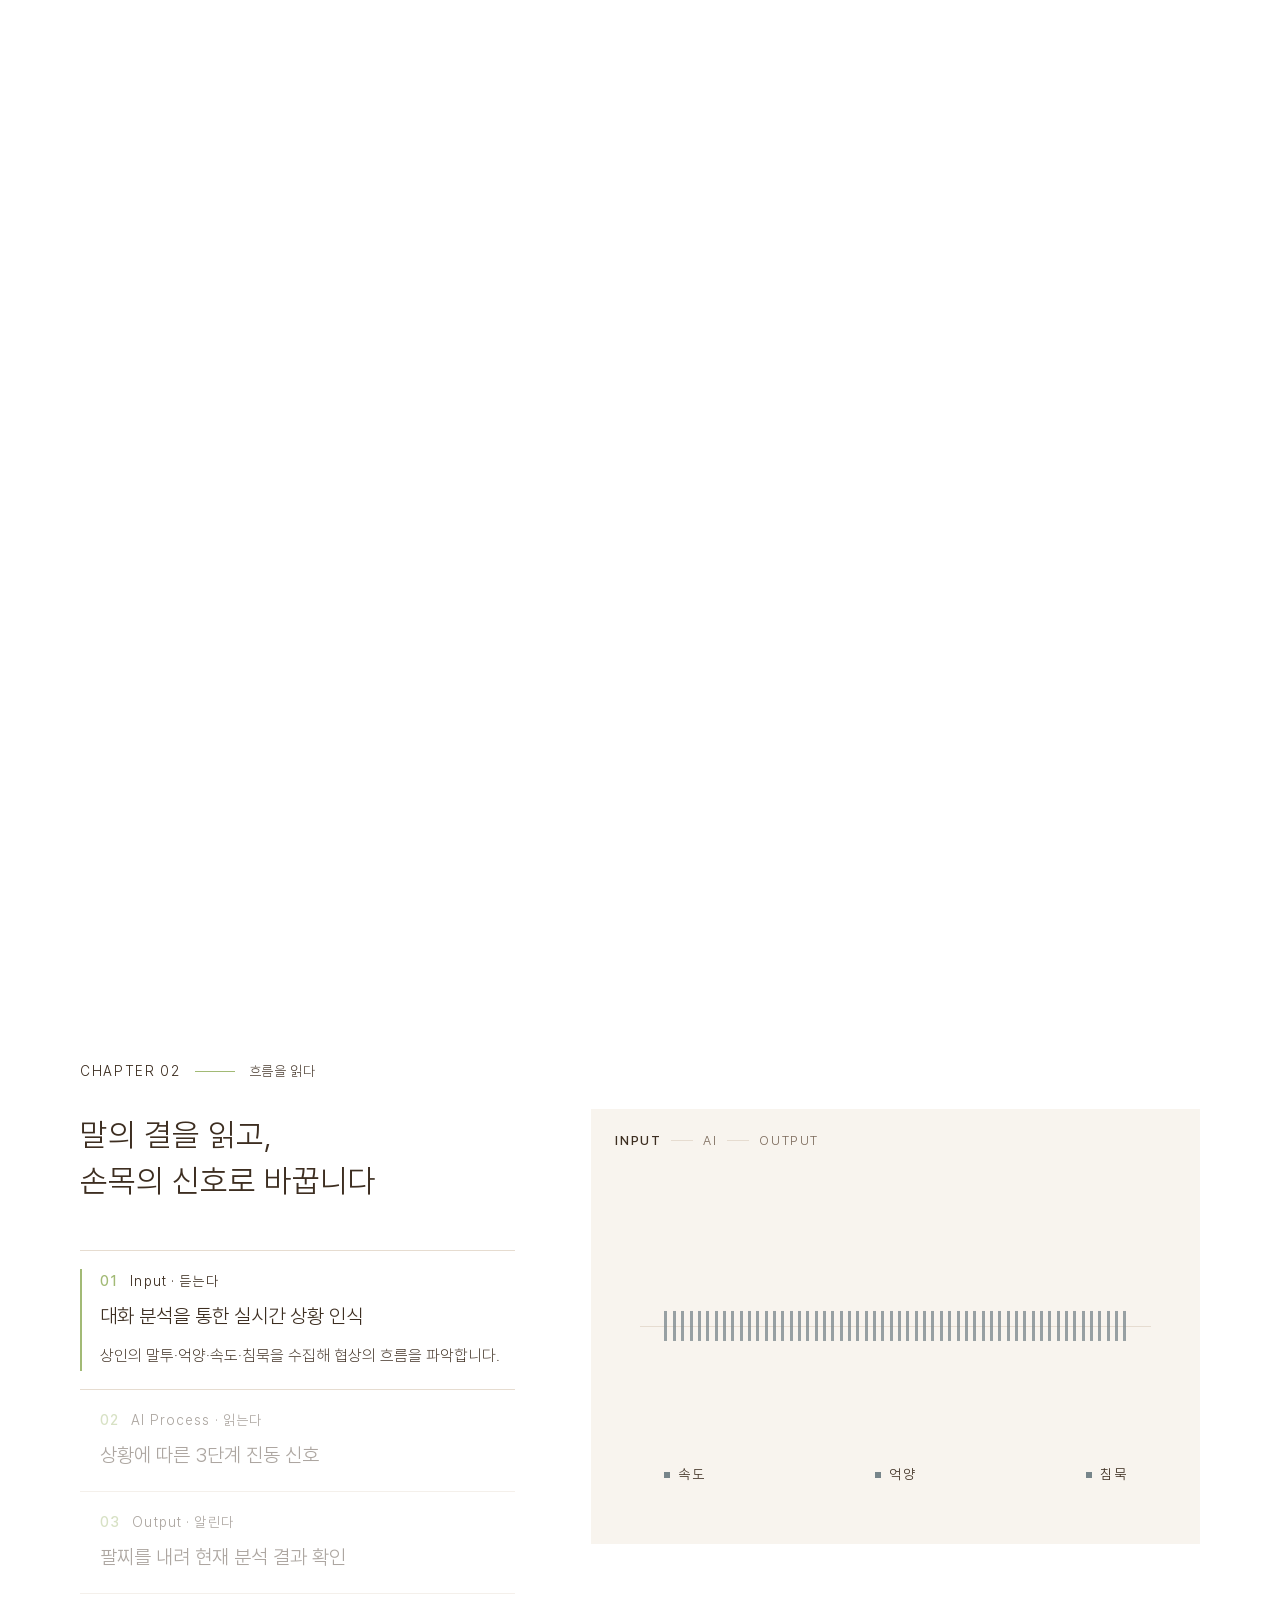
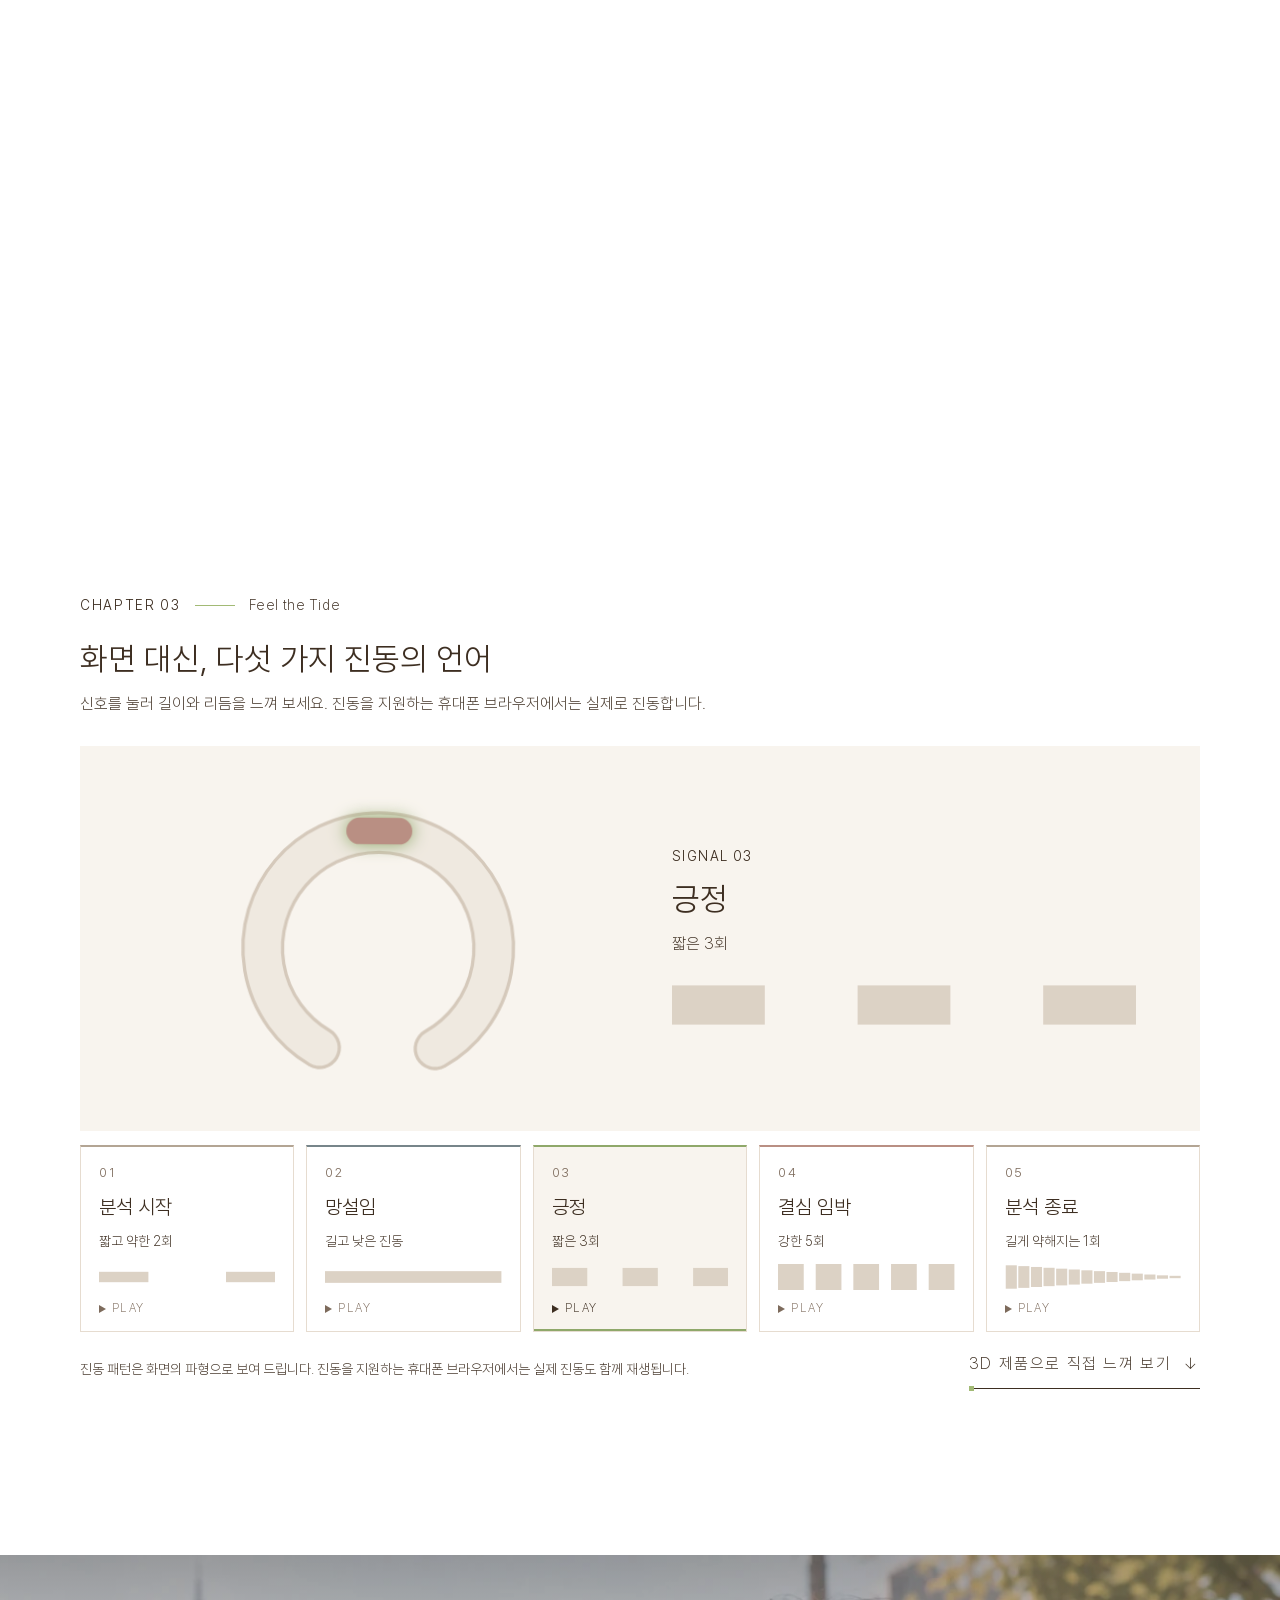
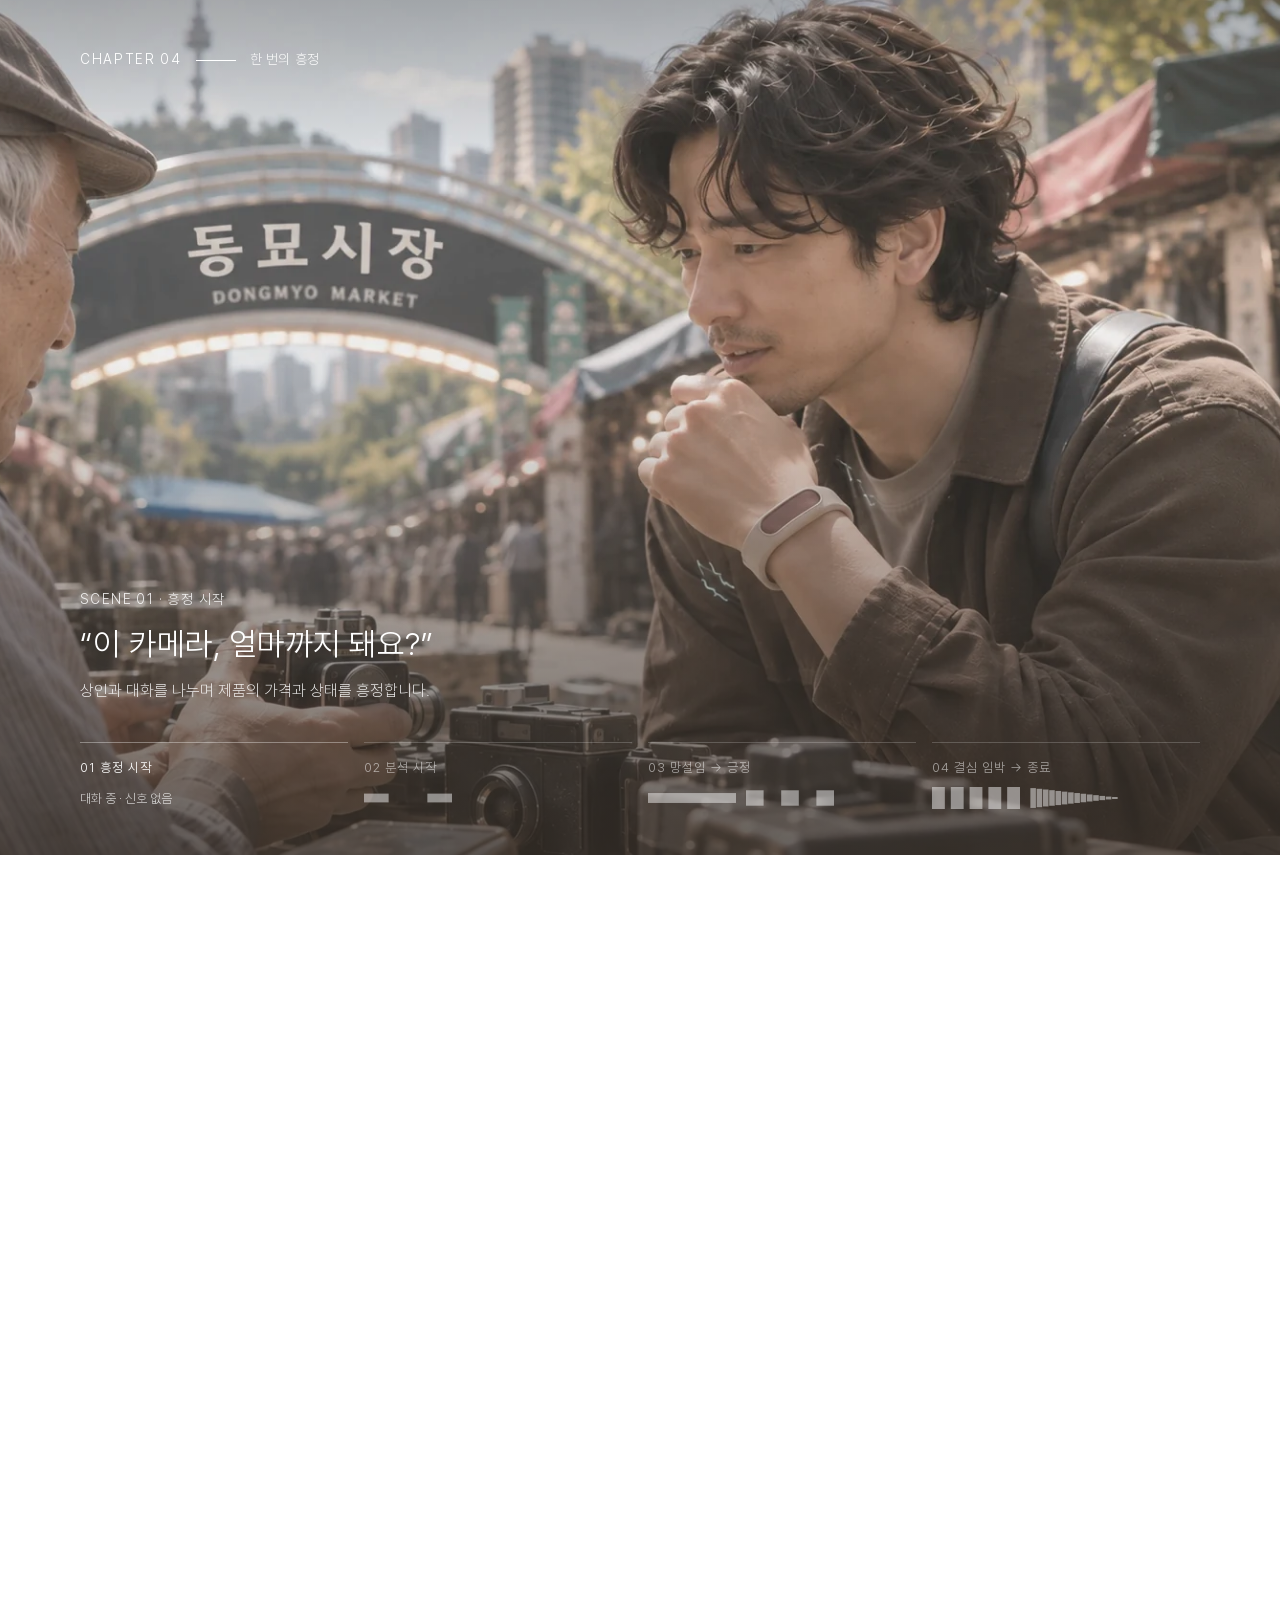
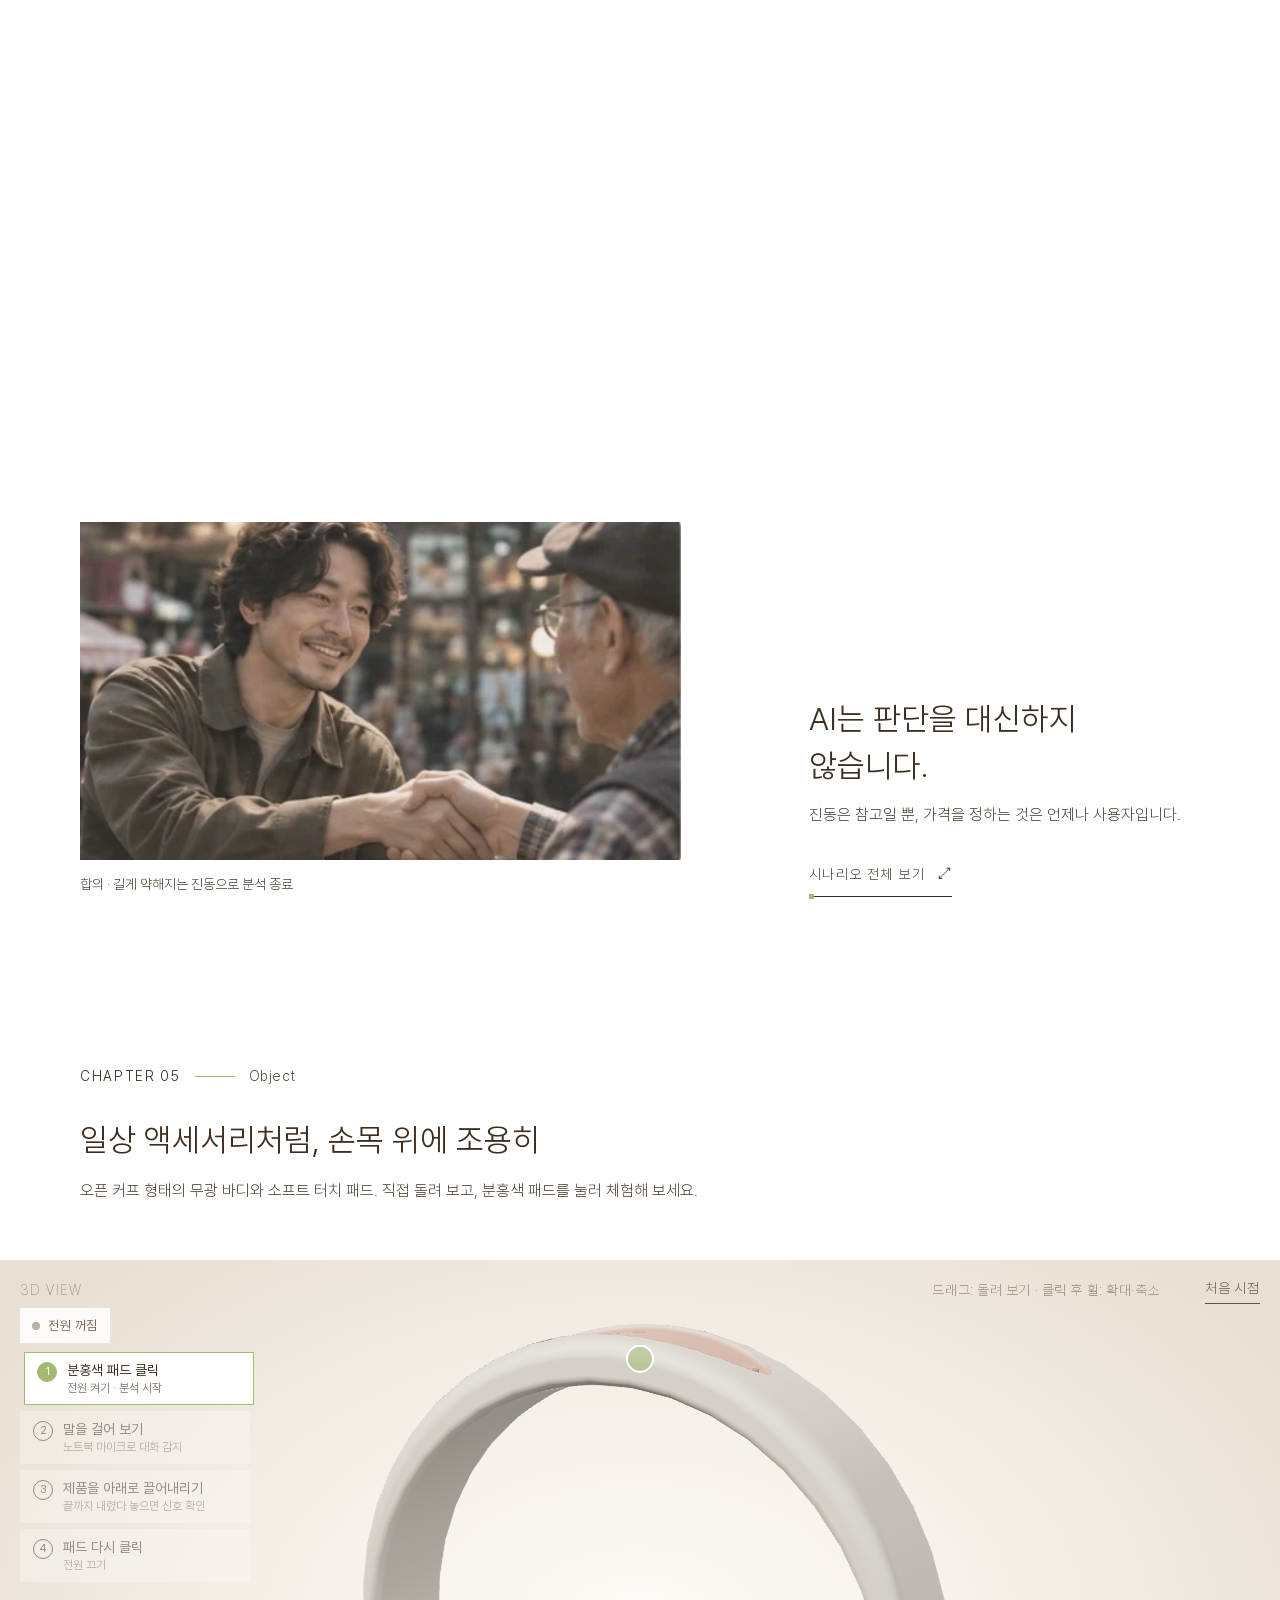
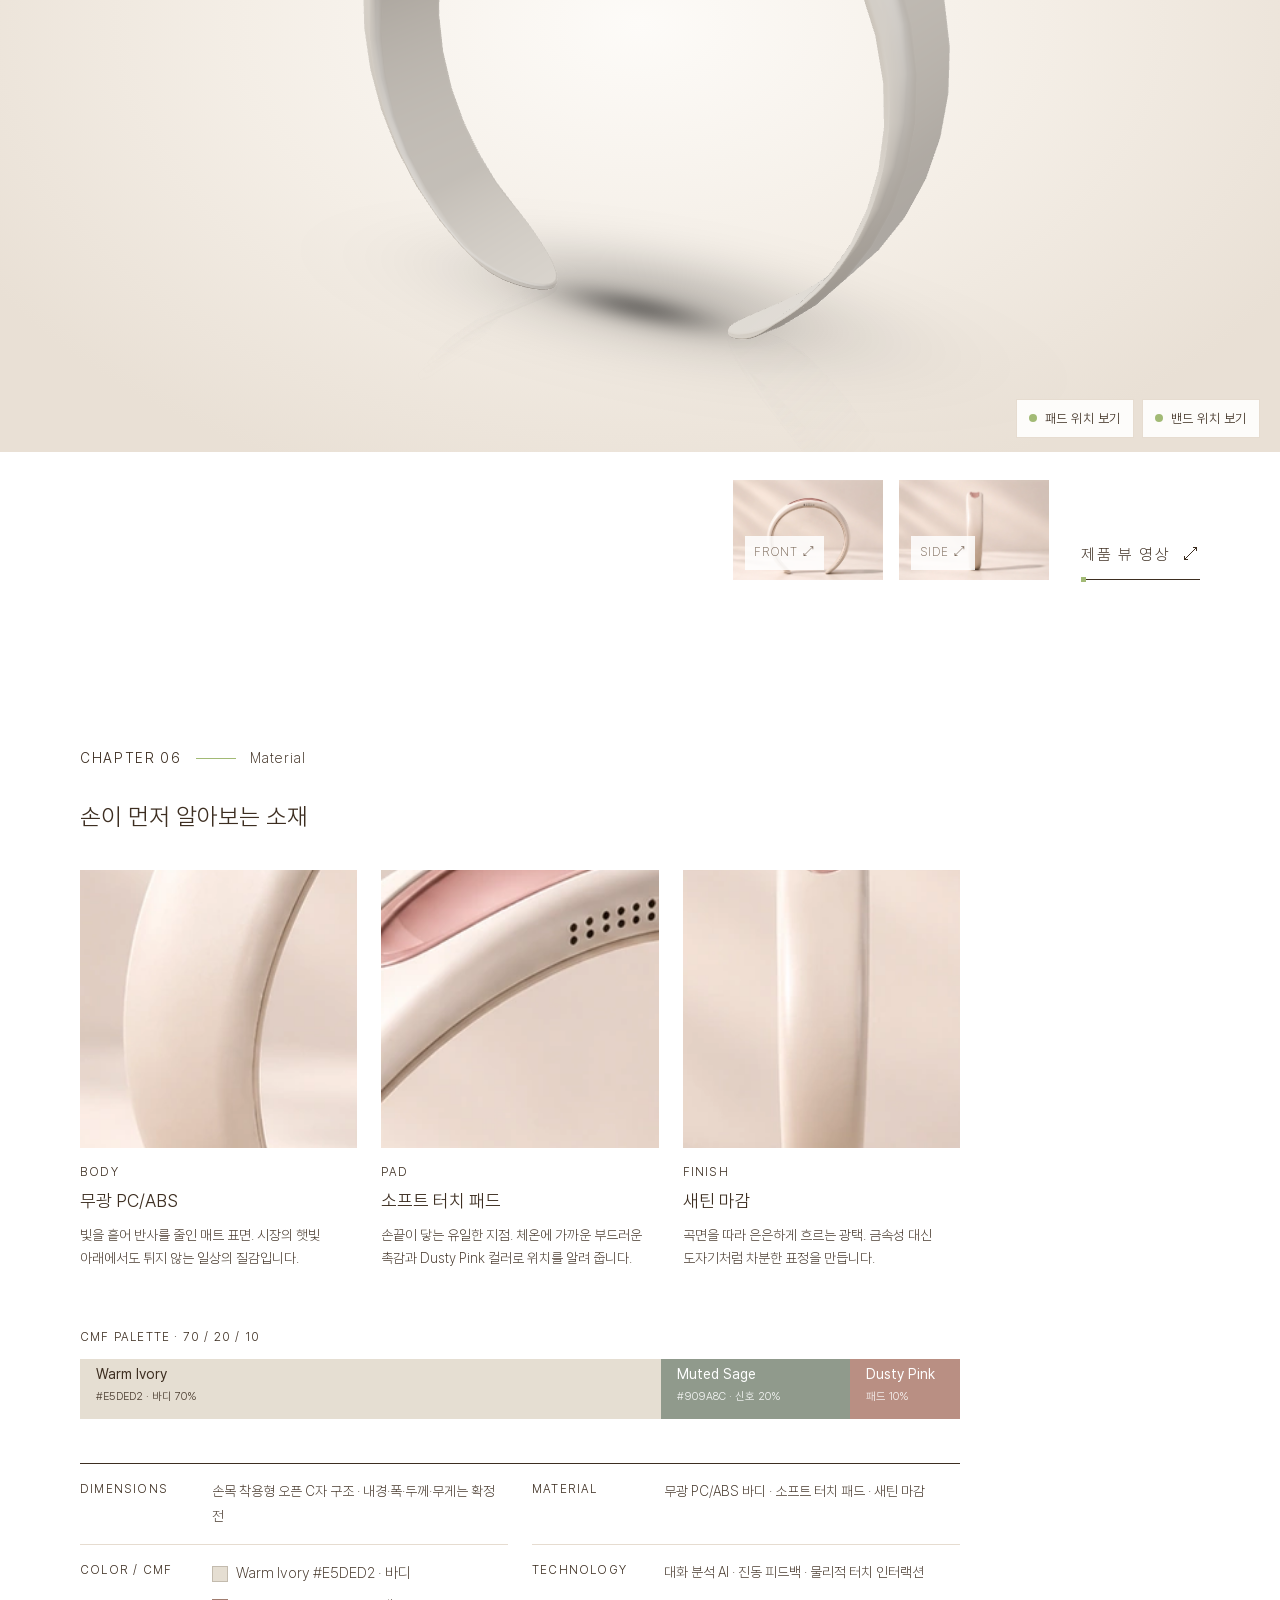
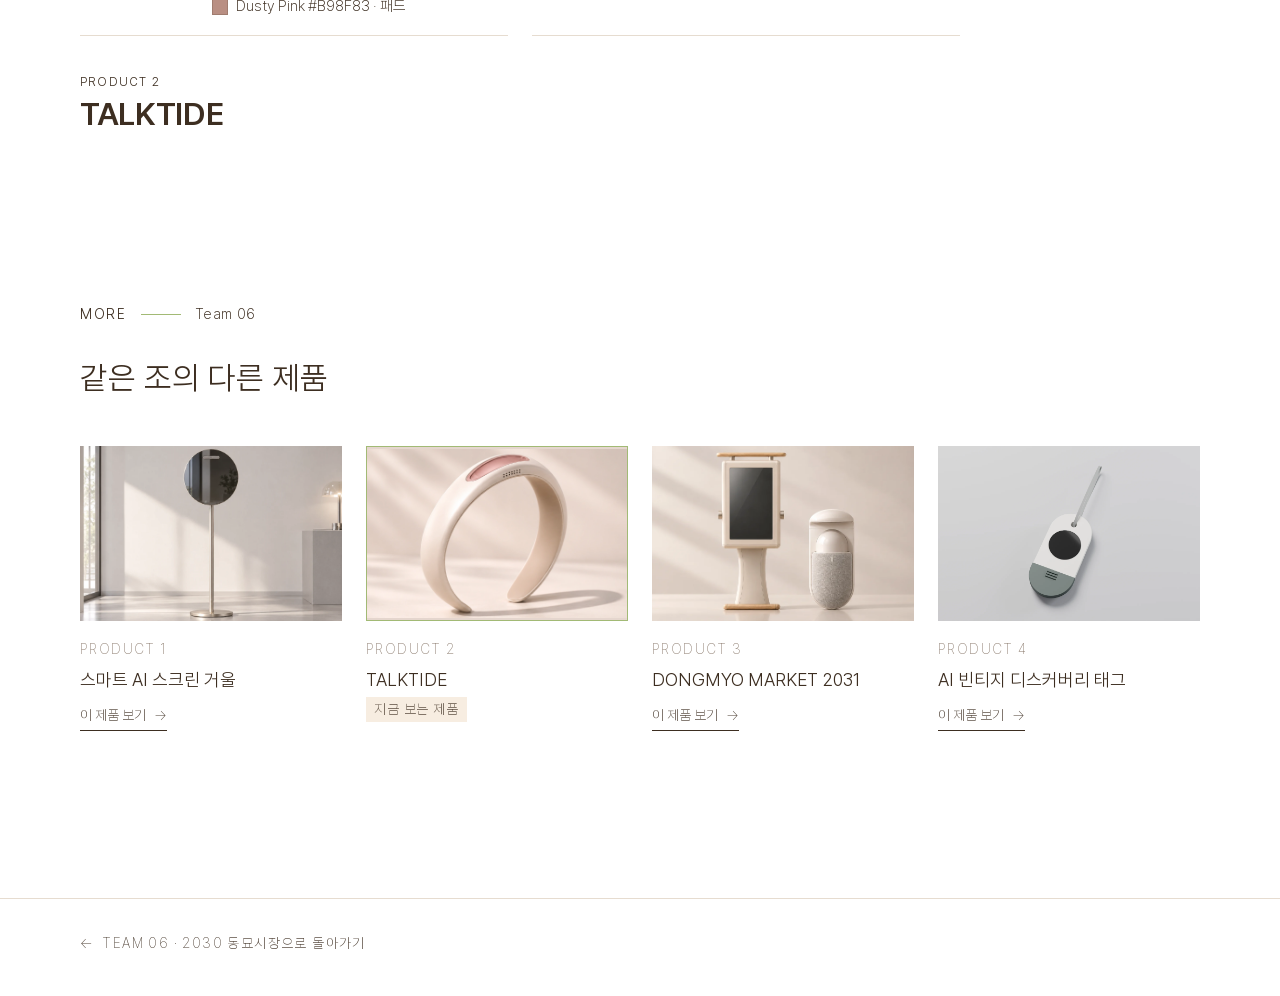
<file: TEAM06/PRODUCT02/index.html>
<!DOCTYPE html>
<html lang="ko" data-product="2">
<head>
<meta charset="UTF-8">
<meta name="viewport" content="width=device-width, initial-scale=1.0">
<title>PRODUCT 2 · TALKTIDE</title>
<style>

/* 글꼴: ① 컴퓨터에 설치된 Pretendard → ② 조 폴더의 assets/fonts/ 파일 (인터넷 없이 동작) */
@font-face{font-family:'PretendardLocal';font-weight:100;font-display:swap;src:local('Pretendard Thin'),local('Pretendard-Thin'),url('../assets/fonts/Pretendard-Thin.woff2') format('woff2');}
@font-face{font-family:'PretendardLocal';font-weight:200;font-display:swap;src:local('Pretendard ExtraLight'),local('Pretendard-ExtraLight'),url('../assets/fonts/Pretendard-ExtraLight.woff2') format('woff2');}
@font-face{font-family:'PretendardLocal';font-weight:300;font-display:swap;src:local('Pretendard Light'),local('Pretendard-Light'),url('../assets/fonts/Pretendard-Light.woff2') format('woff2');}
@font-face{font-family:'PretendardLocal';font-weight:400;font-display:swap;src:local('Pretendard Regular'),local('Pretendard-Regular'),url('../assets/fonts/Pretendard-Regular.woff2') format('woff2');}
@font-face{font-family:'PretendardLocal';font-weight:500;font-display:swap;src:local('Pretendard Medium'),local('Pretendard-Medium'),url('../assets/fonts/Pretendard-Medium.woff2') format('woff2');}
@font-face{font-family:'PretendardLocal';font-weight:600;font-display:swap;src:local('Pretendard SemiBold'),local('Pretendard-SemiBold'),url('../assets/fonts/Pretendard-SemiBold.woff2') format('woff2');}
:root{
  --bg:#FFFFFF;          /* 전체 배경: 화이트 */
  --section-bg:#F7EDE1;  /* 서브 컬러(구분용) */
  --text:#3D2E21;        /* 텍스트 */
  --accent:#A2BA75;      /* 포인트 */
  --nav:#667DAD;         /* 내비게이션 폰트 */
  --sub:#7D6B5C; --line:#E6DCD0; --img:#F0E8DF;

  --container:1440px; --margin:80px; --gutter:24px;
  --section:96px; --title-gap:48px;
  --ease:cubic-bezier(.22,.61,.36,1); --fast:.3s; --slow:.8s;
  --header:80px;
}
@media (max-width:768px){
  :root{--margin:20px;--gutter:16px;--section:56px;--title-gap:32px;--header:56px}
}

/* =========================================================
   BASE + TYPOGRAPHY
   타이틀 48 SemiBold / 서브 타이틀 32 Light / 설명1 16 ExtraLight / 설명2 14 Thin
   ========================================================= */
*{box-sizing:border-box;margin:0;padding:0}
html{scroll-behavior:smooth}
body{
  font-family:"PretendardLocal","PretendardEmbed","Pretendard","Pretendard Variable",-apple-system,BlinkMacSystemFont,sans-serif;
  font-weight:100;font-size:14px;line-height:1.8;color:var(--text);background:var(--bg);
  padding-top:var(--header);-webkit-font-smoothing:antialiased;
}
a{color:inherit;text-decoration:none}
button{font:inherit;color:inherit}
.h1{font-size:48px;font-weight:600;line-height:1.3;letter-spacing:-0.01em}
.h2{font-size:32px;font-weight:300;line-height:1.45}
.h3{font-size:16px;font-weight:200;line-height:1.5}
.body{font-size:14px;font-weight:100}
.sub{color:var(--sub)}
.eyebrow{font-size:14px;font-weight:100;letter-spacing:.1em;text-transform:uppercase;color:var(--sub)}
@media (max-width:768px){.h1{font-size:32px}.h2{font-size:24px}}

/* GRID */
.container{max-width:var(--container);margin:0 auto;padding:0 var(--margin)}
.grid{display:grid;grid-template-columns:repeat(12,1fr);column-gap:var(--gutter);row-gap:48px}
@media (max-width:768px){.grid{grid-template-columns:repeat(4,1fr);row-gap:32px}}
section.block{padding:var(--section) 0 0;scroll-margin-top:var(--header)}

/* 섹션 제목: 번호 + 영문 타이틀 + 한글 설명 + 하단 선 */
.s-head{display:grid;grid-template-columns:64px 1fr;align-items:baseline;padding-bottom:20px;border-bottom:1px solid var(--line);margin-bottom:var(--title-gap)}
.s-head .no{font-size:14px;font-weight:100;letter-spacing:.1em;color:var(--sub)}
.s-head .h2{text-transform:uppercase;letter-spacing:.02em}
.s-head .desc{grid-column:2;font-size:16px;font-weight:200;color:var(--sub);margin-top:4px}
@media (max-width:768px){.s-head{grid-template-columns:40px 1fr}}

/* 이미지 자리 (실제 이미지는 style="background-image:url(...)" 로 교체) */
.ph{position:relative;width:100%;background:var(--img) center/cover no-repeat;overflow:hidden}
.ph::after{content:attr(data-label);position:absolute;left:12px;bottom:12px;font-size:14px;font-weight:100;letter-spacing:.1em;color:var(--text);opacity:.5}
.ph[style*="url("]::after,.ph.has-img::after{content:none}
.r1-1{aspect-ratio:1/1}.r4-3{aspect-ratio:4/3}.r3-2{aspect-ratio:3/2}.r16-9{aspect-ratio:16/9}

/* 버튼: 텍스트 + 하단의 얇은 선/도형 요소 */
.btn{position:relative;display:inline-flex;align-items:center;gap:12px;padding:0 0 10px;border:0;border-radius:0;
  font-size:16px;font-weight:200;letter-spacing:.1em;cursor:pointer;background:none;color:var(--text)}
.btn::before{content:"";position:absolute;left:0;right:0;bottom:0;height:1px;background:currentColor}
.btn::after{content:"";position:absolute;left:0;bottom:-2px;width:5px;height:5px;background:var(--accent);transition:left var(--fast) var(--ease)}
.btn:hover::after{left:calc(100% - 5px)}
.btn .arrow{display:inline-block;transition:transform var(--fast) var(--ease)}
.btn:hover .arrow{transform:translate(3px,-3px)}
a:focus-visible,button:focus-visible{outline:2px solid var(--nav);outline-offset:3px}

/* =========================================================
   HEADER
   ========================================================= */
.header{position:fixed;top:0;left:0;right:0;z-index:50;height:var(--header);background:var(--bg);border-bottom:1px solid var(--line);transition:transform var(--fast) var(--ease)}
.header.hide{transform:translateY(-100%)}
.header .container{height:100%;display:flex;align-items:center;justify-content:space-between;gap:24px}
.logo{font-size:20px;font-weight:600;letter-spacing:.06em;white-space:nowrap}
/* ---------- 상단 왼쪽: 전체 프로젝트(홈) · 조 로고 · 제품 번호 ---------- */
.brand{display:flex;align-items:center;gap:20px;min-width:0}
.home-link{display:inline-flex;align-items:center;gap:8px;font-size:14px;font-weight:200;letter-spacing:.04em;color:var(--nav);white-space:nowrap;
  padding-right:20px;border-right:1px solid var(--line);transition:opacity var(--fast) var(--ease)}
.home-link .icon{width:18px;height:18px;stroke:var(--nav)}
.home-link:hover,.team-logo:hover{opacity:.7}
.team-logo{display:inline-flex;align-items:center;transition:opacity var(--fast) var(--ease)}
.team-logo img{display:block;height:24px;width:auto}
.brand .logo{padding-left:20px;border-left:1px solid var(--line)}
@media (max-width:1400px){.home-link span{display:none}.nav{gap:40px!important}}
@media (max-width:900px){
  .brand{gap:12px}.home-link{padding-right:12px}.brand .logo{padding-left:12px;font-size:16px}
  .team-logo img{height:18px}
}
/* 아주 좁은 화면: 홈 아이콘은 메뉴(≡) 안의 '← 전체 프로젝트'로 이동 */
@media (max-width:480px){.brand .home-link{display:none}.brand .logo{font-size:15px}.team-logo img{height:16px}}
.nav{display:flex;gap:64px;list-style:none}
.nav a{font-size:16px;font-weight:200;letter-spacing:.06em;color:var(--nav);padding:4px 0;border-bottom:1px solid transparent;transition:border-color var(--fast) var(--ease)}
.nav a:hover,.nav a.active{border-color:currentColor}
.icon{width:20px;height:20px;stroke:var(--text);stroke-width:1.3;fill:none;display:block}
.icon-btn{position:relative;background:none;border:0;cursor:pointer;padding:4px}
.cart-count{position:absolute;right:-6px;top:-4px;min-width:16px;height:16px;padding:0 4px;background:var(--accent);color:var(--text);
  font-size:11px;font-weight:400;line-height:16px;text-align:center;transform:scale(0);transition:transform var(--fast) var(--ease)}
.cart-count.show{transform:scale(1)}
.cart-count.bump{animation:bump .5s var(--ease)}
@keyframes bump{40%{transform:scale(1.4)}}
.m-only{display:none}
@media (max-width:900px){
  .nav{display:none}
  .m-only{display:block}
}
/* 메뉴 클릭 시 부드럽게 열리는 내비게이션 (모바일) */
.m-menu{position:fixed;inset:0;z-index:60;background:var(--bg);opacity:0;visibility:hidden;transition:opacity .4s var(--ease),visibility .4s;padding:0 20px}
.m-menu.open{opacity:1;visibility:visible}
.m-menu-top{height:var(--header);display:flex;align-items:center;justify-content:space-between}
.m-menu ul{list-style:none;margin-top:16px}
.m-menu li{opacity:0;transform:translateY(-8px);transition:opacity .4s var(--ease),transform .4s var(--ease)}
.m-menu.open li{opacity:1;transform:none}
.m-menu li a{height:56px;display:flex;align-items:center;border-bottom:1px solid var(--line);font-size:16px;font-weight:200;letter-spacing:.06em;color:var(--nav)}

/* =========================================================
   06 3D 체험 (tt) — 패드 클릭 · 마이크 감지 · 드래그 신호 · 전원 끄기
   ========================================================= */
.tt{position:absolute;inset:0;pointer-events:none;opacity:0;transition:opacity .6s}
.v3d.ready .tt{opacity:1}
.v3d.ready .v3d-hint{top:18px;left:auto;right:120px;bottom:auto}
.tt-state{position:absolute;left:20px;top:48px;display:inline-flex;align-items:center;gap:8px;margin:0;padding:6px 12px;background:rgba(255,255,255,.85);font-size:13px;font-weight:400;letter-spacing:.04em;color:var(--sub);transition:color .3s,background-color .3s}
.tt-state i{width:8px;height:8px;border-radius:50%;background:#B9AFA5;transition:background-color .3s}
.tt.on .tt-state{color:var(--text);background:#fff}
.tt.on .tt-state i{background:var(--accent);box-shadow:0 0 0 0 rgba(162,186,117,.6);animation:ttLive 1.6s ease-out infinite}
.tt.voice .tt-state i{background:#C98B78}
@keyframes ttLive{to{box-shadow:0 0 0 9px rgba(162,186,117,0)}}
.tt-guide{position:absolute;left:20px;top:92px;list-style:none;margin:0;padding:0;display:flex;flex-direction:column;gap:6px;pointer-events:auto}
.tt-guide button{display:flex;align-items:flex-start;gap:10px;width:230px;padding:8px 12px;border:1px solid transparent;background:rgba(255,255,255,.55);font:inherit;text-align:left;color:var(--text);cursor:pointer;opacity:.5;transition:opacity .35s,background-color .35s,border-color .35s,transform .35s var(--ease)}
.tt-guide b{flex:0 0 20px;height:20px;border-radius:50%;border:1px solid currentColor;font-size:11px;font-weight:400;display:flex;align-items:center;justify-content:center;margin-top:1px}
.tt-guide span{display:flex;flex-direction:column;font-size:14px;font-weight:400;line-height:1.35}
.tt-guide small{font-size:12px;font-weight:300;color:var(--sub)}
.tt-guide li.now button{opacity:1;background:#fff;border-color:var(--accent);transform:translateX(4px)}
.tt-guide li.now b{background:var(--accent);border-color:var(--accent);color:#fff}
.tt-guide li.done button{opacity:.75}
.tt-guide li.done b{background:var(--text);border-color:var(--text);color:#fff;font-size:0}
.tt-guide li.done b::after{content:"✓";font-size:11px}
.tt-guide button:hover{opacity:1}
.tt-guide button:focus-visible{outline:2px solid var(--accent);outline-offset:2px}
.tt-tap{position:absolute;left:0;top:0;width:28px;height:28px;margin:-14px 0 0 -14px;border-radius:50%;border:2px solid #fff;background:rgba(162,186,117,.55);box-shadow:0 0 0 0 rgba(162,186,117,.7);opacity:0;transition:opacity .4s;animation:ttTap 1.5s ease-out infinite}
.tt-tap.show{opacity:1}
@keyframes ttTap{0%{box-shadow:0 0 0 0 rgba(162,186,117,.7)}100%{box-shadow:0 0 0 22px rgba(162,186,117,0)}}
.tt-bubble{position:absolute;left:0;top:0;display:flex;gap:6px;align-items:center;padding:12px 16px;background:#fff;border:1px solid var(--line);border-radius:18px;box-shadow:0 8px 24px rgba(61,46,33,.14);transform:translate(-50%,-100%) scale(.6);transform-origin:50% 100%;opacity:0;transition:opacity .25s,transform .3s var(--ease)}
.tt-bubble::after{content:"";position:absolute;left:50%;bottom:-7px;width:12px;height:12px;margin-left:-6px;background:#fff;border-right:1px solid var(--line);border-bottom:1px solid var(--line);transform:rotate(45deg)}
.tt-bubble i{width:8px;height:8px;border-radius:50%;background:var(--text);animation:ttDot 1.1s ease-in-out infinite}
.tt-bubble i:nth-child(2){animation-delay:.18s}.tt-bubble i:nth-child(3){animation-delay:.36s}
@keyframes ttDot{0%,60%,100%{transform:translateY(0);opacity:.35}30%{transform:translateY(-5px);opacity:1}}
.tt-bubble.show{opacity:1;transform:translate(-50%,-100%) scale(1)}
.tt-toast{position:absolute;right:20px;top:60px;width:240px;padding:14px 20px 12px;background:#fff;border-left:3px solid var(--accent);box-shadow:0 14px 34px rgba(61,46,33,.16);text-align:left;transform:translateX(12px);opacity:0;transition:opacity .3s,transform .35s var(--ease)}
.tt-toast.show{opacity:1;transform:none}
.tt-toast p{margin:0}
.tt-toast-k{font-size:12px;letter-spacing:.1em;color:var(--sub)}
.tt-toast-n{font-size:22px;font-weight:400;margin:2px 0}
.tt-toast-d{font-size:13px;font-weight:300;color:var(--sub);margin-bottom:8px!important}
.tt-toast .wave{height:30px}
.v3d.tt-live canvas{touch-action:none;cursor:ns-resize}
.tt-pull{position:absolute;right:28px;top:50%;display:flex;flex-direction:column;align-items:center;gap:8px;transform:translate(10px,-50%);opacity:0;transition:opacity .4s,transform .4s var(--ease)}
.tt-pull.show{opacity:.85;transform:translate(0,-50%)}
.tt-pull.active{opacity:1}
.tt-pull em{font-style:normal;font-size:18px;color:var(--accent);animation:kfDown 1.2s var(--ease) infinite}
.tt-pull.active em{animation:none}
.tt-pull b{position:relative;width:6px;height:150px;background:rgba(61,46,33,.14);border-radius:3px;overflow:hidden}
.tt-pull b i{position:absolute;inset:0;background:var(--accent);transform-origin:top;transform:scaleY(0)}
.tt-pull span{writing-mode:vertical-rl;font-size:12px;letter-spacing:.12em;color:var(--sub);white-space:nowrap}
.tt-pull.ok b i{background:#7E9A4E}
.tt-pull.ok span{color:var(--text);font-weight:500}
@media (max-width:768px){.tt-pull{right:12px}.tt-pull b{height:90px}}
.tt-msg{position:absolute;left:50%;bottom:64px;transform:translateX(-50%);margin:0;padding:8px 14px;background:rgba(61,46,33,.86);color:#fff;font-size:13px;font-weight:300;white-space:nowrap;opacity:0;transition:opacity .3s}
.tt-msg.show{opacity:1}
@media (max-width:1180px){.tt-guide button{width:200px}.tt-guide small{display:none}.v3d.ready .v3d-hint{display:none}}
@media (max-width:768px){.v3d.ready .v3d-spots{display:none}.tt-guide{top:auto;bottom:10px;left:12px;right:12px;flex-direction:row;flex-wrap:wrap;gap:4px}.tt-guide button{width:auto;padding:5px 8px}.tt-guide span{font-size:12px}.tt-state{top:44px;left:12px}.tt-toast{top:12px;right:12px;width:180px}.tt-msg{white-space:normal;bottom:auto;top:50%;max-width:80%}}

/* =========================================================
   카드 (이미지 + 이름 + 간략한 설명, 라운드 없음)
   Hover: 이미지 확대 + 아이콘
   ========================================================= */
.card .thumb{position:relative;overflow:hidden}
.card .ph{transition:transform .7s var(--ease)}
.card:hover .ph{transform:scale(1.05)}
.card .zoom{position:absolute;right:16px;top:16px;width:40px;height:40px;display:flex;align-items:center;justify-content:center;background:var(--bg);
  opacity:0;transform:translateY(-6px);transition:opacity var(--fast) var(--ease),transform var(--fast) var(--ease)}
.card .zoom .icon{width:18px;height:18px}
.card:hover .zoom{opacity:1;transform:none}
.card .info{margin-top:16px;display:flex;flex-direction:column;gap:4px}
.card .info .h3{font-size:20px;font-weight:300}
.c4{grid-column:span 4}.c3{grid-column:span 3}
@media (max-width:1024px){.c3{grid-column:span 6}}
@media (max-width:768px){.c4,.c3{grid-column:1 / -1}}

/* Added to cart 피드백 */
.btn.added{color:var(--sub)}
.toast{position:fixed;left:50%;bottom:32px;z-index:80;transform:translate(-50%,16px);opacity:0;pointer-events:none;
  display:flex;align-items:center;gap:12px;padding:14px 24px;background:var(--text);color:#FFFFFF;font-size:14px;font-weight:200;letter-spacing:.06em;
  transition:opacity var(--fast) var(--ease),transform var(--fast) var(--ease)}
.toast.show{opacity:1;transform:translate(-50%,0)}
.toast .check{width:16px;height:16px;stroke:var(--accent);stroke-width:2;fill:none}

/* FOOTER */
.footer{margin-top:var(--section);border-top:1px solid var(--line)}
.footer .container{display:flex;justify-content:space-between;align-items:center;gap:16px;padding-top:32px;padding-bottom:40px}
.footer small{font-size:14px;font-weight:100;color:var(--sub)}
.to-top{font-size:14px;font-weight:100;letter-spacing:.1em;background:none;border:0;cursor:pointer;display:inline-flex;gap:8px;align-items:center}
.to-top .arrow{transition:transform var(--fast) var(--ease)}
.back-link:hover .arrow{transform:translateX(-3px)}
.to-top:hover .arrow{transform:translateY(-3px)}


/* =========================================================
   옆 섹션 번호 (와이어프레임 번호 체계)
   ========================================================= */
.side-index{position:fixed;right:10px;top:50%;transform:translateY(-50%);z-index:40;list-style:none;display:flex;flex-direction:column;gap:6px;
  opacity:0;pointer-events:none;transition:opacity var(--fast) var(--ease)}
.side-index.show{opacity:1;pointer-events:auto}
.side-index a{display:flex;align-items:center;justify-content:flex-end;gap:8px;padding:3px 0;font-size:14px;font-weight:100;letter-spacing:.1em;color:var(--sub)}
.side-index .lab{font-size:14px;font-weight:200;letter-spacing:.04em;color:var(--text);opacity:0;transform:translateX(6px);
  transition:opacity var(--fast) var(--ease),transform var(--fast) var(--ease);white-space:nowrap;background:var(--bg);padding:0 6px}
.side-index .ln{display:block;width:12px;height:1px;background:var(--line);transition:width var(--fast) var(--ease),background var(--fast) var(--ease)}
.side-index a:hover .lab{opacity:1;transform:none}
.side-index a.on{color:var(--text)}
.side-index a.on .ln{width:20px;background:var(--accent)}
@media (max-width:1180px){.side-index{display:none}}
/* 오른쪽 아래 TOP 버튼이 맨 위로 기능을 맡으므로 바닥글의 BACK TO TOP 글자 버튼은 숨김 */
.footer .to-top#toTop{display:none}

/* =========================================================
   맨 위로 버튼
   ========================================================= */
.top-btn{position:fixed;right:32px;bottom:32px;z-index:45;width:56px;height:56px;display:flex;flex-direction:column;align-items:center;justify-content:center;gap:2px;
  background:var(--bg);border:1px solid var(--line);color:var(--text);cursor:pointer;font-size:12px;font-weight:200;letter-spacing:.1em;
  box-shadow:0 6px 20px rgba(61,46,33,.08);opacity:0;visibility:hidden;transform:translateY(12px);
  transition:opacity var(--fast) var(--ease),transform var(--fast) var(--ease),visibility var(--fast),background-color var(--fast) var(--ease)}
.top-btn.show{opacity:1;visibility:visible;transform:none}
.top-btn:hover{background:var(--section-bg)}
.top-btn .icon{width:18px;height:18px;transition:transform var(--fast) var(--ease)}
.top-btn:hover .icon{transform:translateY(-3px)}
@media (max-width:768px){.top-btn{right:16px;bottom:16px;width:48px;height:48px}}

/* =========================================================
   08 다른 제품 보기
   ========================================================= */
.more .card.current{cursor:default}
.more .card.current .ph{outline:1px solid var(--accent);outline-offset:-1px}
.more .badge{display:inline-block;align-self:flex-start;padding:0 8px;font-size:14px;font-weight:100;letter-spacing:.06em;background:var(--section-bg);color:var(--text)}
.more a.card .go{display:inline-flex;gap:8px;align-self:flex-start;margin-top:6px;font-size:14px;font-weight:100;border-bottom:1px solid currentColor;padding-bottom:2px}
.more a.card .go .arrow{transition:transform var(--fast) var(--ease)}
.more a.card:hover .go{color:var(--nav)}
.more a.card:hover .go .arrow{transform:translateX(4px)}

/* Scroll Effect — 스크롤 시 부드럽게 나타남 */
.reveal{opacity:0;transform:translateY(24px);transition:opacity var(--slow) var(--ease),transform var(--slow) var(--ease)}
.reveal.in{opacity:1;transform:none}
@media (prefers-reduced-motion:reduce){
  *,*::before,*::after{animation:none!important;transition:none!important}
  .reveal{opacity:1;transform:none}
}
/* TALKTIDE main visual: preserve subjects and wrist on right, text readable on left */
.v3d{min-height:480px}
.v3d::after{content:none!important}
.v3d canvas{position:absolute;inset:0;width:100%;height:100%;display:block;opacity:0;transition:opacity .8s var(--ease);cursor:grab;touch-action:pan-y}
.v3d.grab canvas{cursor:grabbing}
.v3d.ready{background:radial-gradient(ellipse 70% 60% at 50% 42%,#FBF7F2 0%,#F3EBE2 55%,#E8DDD0 100%)!important}
.v3d.ready canvas{opacity:1}
.v3d-tag,.v3d-hint,.v3d-load{position:absolute;font-size:14px;font-weight:100;letter-spacing:.1em;color:var(--text);pointer-events:none}
.v3d-tag{left:20px;top:18px;opacity:0;transition:opacity .6s}
.v3d-hint{left:20px;bottom:16px;letter-spacing:.04em;opacity:0;transition:opacity .6s}
.v3d-load{left:50%;bottom:16px;transform:translateX(-50%);opacity:0;transition:opacity .4s}
.v3d.loading .v3d-load{opacity:.6}
.v3d.ready .v3d-tag{opacity:.55}.v3d.ready .v3d-hint{opacity:.6}.v3d.ready.touched .v3d-hint{opacity:0}
.v3d-reset{position:absolute;right:20px;top:14px;background:none;border:0;border-bottom:1px solid var(--text);padding:2px 0;color:var(--text);
  font:200 14px/1.6 inherit;letter-spacing:.06em;cursor:pointer;opacity:0;pointer-events:none;transition:opacity .4s}
.v3d.ready .v3d-reset{opacity:.8;pointer-events:auto}.v3d-reset:hover{opacity:1}
@media (max-width:768px){.v3d{min-height:0}.design .main .v3d{aspect-ratio:1/1}.v3d-hint{display:none}}

#design .main.card:hover .ph{transform:none}

.talk-lightbox-stage video{max-width:100%;max-height:100%;width:100%;height:100%;object-fit:contain;background:#171513;touch-action:auto}.talk-lightbox-stage [hidden]{display:none!important}.talk-lightbox-stage.video-mode{cursor:default;touch-action:auto}.product-video-link{margin-top:28px;display:flex;justify-content:flex-end}
.card.soon{cursor:default}.card.soon:hover .ph{transform:none}

/* TALKTIDE orthographic views: fit without cropping */
.design .detail-wrap .card{min-height:0;flex:1;overflow:hidden}
.view-trigger{position:relative;display:block;width:100%;height:100%;min-height:230px;padding:0;border:0;background:#f3f3f1;cursor:zoom-in;overflow:hidden}
.view-trigger img{width:94%;height:94%;margin:3% auto;object-fit:contain;display:block}
.view-caption{position:absolute;bottom:10px;left:12px;background:#ffffffd9;padding:6px 9px;font-size:12px;letter-spacing:.04em;color:#655a53}
.talk-lightbox{position:fixed;inset:0;z-index:99999;background:rgba(20,19,18,.91);display:none;flex-direction:column;align-items:center;justify-content:center;touch-action:none}
.talk-lightbox.open{display:flex}
.talk-lightbox-toolbar{position:absolute;top:16px;right:20px;display:flex;gap:10px;z-index:2}
.talk-lightbox-toolbar button{background:#fff;border:0;border-radius:3px;padding:11px 15px;font-size:16px;cursor:pointer;color:#302c29}
.talk-lightbox-stage{width:94vw;height:85vh;overflow:hidden;display:flex;align-items:center;justify-content:center;cursor:grab;touch-action:none}
.talk-lightbox-stage:active{cursor:grabbing}
.talk-lightbox-stage img{max-width:100%;max-height:100%;width:auto;height:auto;object-fit:contain;user-select:none;pointer-events:none;transform-origin:center center;will-change:transform}
.talk-lightbox-hint{color:white;font-size:13px;margin-top:10px}

/* --- PRODUCT 4 디자인 기준으로 통일 --- */
#function .card:hover .ph,#scenario .card:hover .ph{transform:none}
.talk-lightbox{background:rgba(255,255,255,.96)}
.talk-lightbox-toolbar{top:20px;right:24px;gap:20px}
.talk-lightbox-toolbar button{background:none;border:0;border-bottom:1px solid var(--text);border-radius:0;padding:2px 0;font-size:14px;font-weight:200;letter-spacing:.06em;color:var(--text)}
.talk-lightbox-hint{color:var(--sub);font-size:13px;font-weight:200}
.view-trigger{background:#F3F1EE}
.view-caption{font-size:12px;font-weight:200;letter-spacing:.08em;color:var(--sub);background:rgba(255,255,255,.85)}
.list .t,.card .info .body,.step .body,.persona .body{word-break:keep-all}
.card .info .body,.step .body{line-height:1.7}

/* ================= P-01 진동 패턴 플레이어 ================= */
.vibe{margin-top:56px;padding:36px 40px 28px;background:var(--section-bg)}
.vibe-head{margin-bottom:24px}
.vibe-head .h3{font-size:24px;font-weight:300;margin:4px 0 6px}
.vibe-list{list-style:none;margin:0;padding:0;display:grid;grid-template-columns:repeat(5,1fr);gap:16px}
.vibe-card{display:flex;flex-direction:column;gap:8px;width:100%;height:100%;padding:18px 18px 16px;text-align:left;background:var(--bg);border:1px solid var(--line);cursor:pointer;font:inherit;color:var(--text);
  transition:border-color var(--fast) var(--ease),transform var(--fast) var(--ease)}
.vibe-card:hover{border-color:var(--accent)}
.vibe-card:focus-visible{outline:2px solid var(--accent);outline-offset:2px}
.vibe-card[aria-pressed="true"]{border-color:var(--accent);box-shadow:inset 0 -2px 0 var(--accent)}
.vibe-card .no{font-size:13px;font-weight:100;letter-spacing:.1em;color:var(--sub)}
.vibe-card .nm{font-size:18px;font-weight:300}
.vibe-card .ds{font-size:14px;font-weight:200;color:var(--sub);line-height:1.5}
.vibe-card .pl{margin-top:auto;font-size:12px;letter-spacing:.1em;color:var(--sub);display:flex;align-items:center;gap:6px}
.vibe-card .pl::before{content:"";width:0;height:0;border-left:7px solid currentColor;border-top:4.5px solid transparent;border-bottom:4.5px solid transparent}
.vibe-card[aria-pressed="true"] .pl{color:var(--text)}
.wave{display:block;width:100%;height:44px}
.wave rect{fill:#D6C8B8;transition:fill .12s linear}
.wave rect.on{fill:var(--accent2,#8B6B4E)}
.wave .head{fill:var(--text);opacity:0}
.wave.run .head{opacity:.5}
.vibe-note{margin-top:18px;font-size:13px;font-weight:200;color:var(--sub)}
.sigs{display:flex;gap:10px;margin-top:8px;flex-wrap:wrap}
.sig{display:inline-block;width:88px;height:22px}
.sig .wave{height:22px}
.sig .wave rect{fill:var(--accent2,#8B6B4E);opacity:.8}
@media (max-width:1180px){.vibe-list{grid-template-columns:repeat(3,1fr)}}
@media (max-width:768px){.vibe{padding:24px 16px 20px}.vibe-list{grid-template-columns:1fr 1fr}}
@media (prefers-reduced-motion:reduce){.wave rect{transition:none}}

/* P-03 장면 마무리 + 전체 보기 */
.scn-foot{display:flex;justify-content:space-between;align-items:center;gap:24px;flex-wrap:wrap;margin-top:40px;padding-top:24px;border-top:1px solid var(--line)}
.scn-end{font-size:16px;font-weight:200;line-height:1.7;max-width:640px}
.scn-all{background:none;border:0;cursor:pointer;font:inherit}
.card .thumb[role="button"]{cursor:zoom-in}
.card .thumb[role="button"]:focus-visible{outline:2px solid var(--accent);outline-offset:3px}

/* P-04 3D 핫스팟 (뷰어 위 오버레이) */
.v3d-spots{position:absolute;right:20px;bottom:14px;display:flex;gap:8px;flex-wrap:wrap;justify-content:flex-end;opacity:0;pointer-events:none;transition:opacity .6s}
.v3d.ready .v3d-spots{opacity:1;pointer-events:auto}
.v3d-spot{display:inline-flex;align-items:center;gap:8px;padding:7px 12px;background:rgba(255,255,255,.88);border:1px solid var(--line);font:inherit;font-size:13px;font-weight:300;letter-spacing:.04em;color:var(--text);cursor:pointer;
  transition:border-color var(--fast) var(--ease),background var(--fast) var(--ease)}
.v3d-spot i{width:8px;height:8px;border-radius:50%;background:var(--accent)}
.v3d-spot:hover,.v3d-spot[aria-pressed="true"]{border-color:var(--accent);background:#fff}
.v3d-spot:focus-visible{outline:2px solid var(--accent);outline-offset:2px}
.v3d-note{position:absolute;left:20px;bottom:58px;max-width:min(340px,calc(100% - 40px));margin:0;padding:10px 14px;background:rgba(255,255,255,.92);border-left:2px solid var(--accent);font-size:14px;font-weight:200;line-height:1.6;color:var(--text)}
@media (max-width:768px){.v3d-spots{left:12px;right:12px;bottom:10px;justify-content:flex-start}.v3d-note{left:12px;bottom:52px;font-size:13px}}

/* P-06 컬러 칩 */
.chips{display:flex;flex-wrap:wrap;gap:8px 20px}
.chip{display:inline-flex;align-items:center;gap:8px;font-size:15px}
.chip i{display:block;width:18px;height:18px;border:1px solid rgba(61,46,33,.25)}

/* P-08 장바구니 패널 */
.cart-panel{position:fixed;right:20px;top:calc(var(--header,64px) + 8px);z-index:70;width:min(300px,calc(100vw - 32px));padding:20px 22px 18px;background:var(--bg);border:1px solid var(--line);box-shadow:0 24px 50px -28px rgba(61,46,33,.4)}
.cart-panel[hidden]{display:none}
.cp-h{font-size:13px;font-weight:300;letter-spacing:.1em;color:var(--sub);margin:0 0 12px}
.cp-empty,.cp-note{margin:0;font-size:14px;font-weight:200;color:var(--sub);line-height:1.6}
.cp-row{display:flex;justify-content:space-between;gap:12px;padding:8px 0 12px;font-size:16px;font-weight:300}
.cp-note{margin-top:8px;padding-top:12px;border-top:1px solid var(--line);font-size:13px}

/* P-02 확대 창 이전/다음 */
.talk-lightbox-cap{color:#fff;font-size:13px;margin-bottom:8px;letter-spacing:.04em}
.talk-lightbox-nav{position:absolute;top:50%;transform:translateY(-50%);z-index:2;width:44px;height:64px;border:0;background:rgba(255,255,255,.9);font-size:20px;cursor:pointer;color:#302c29}
.talk-lightbox-nav.prev{left:12px}.talk-lightbox-nav.next{right:12px}
.talk-lightbox-nav[hidden]{display:none}

.talk-lightbox-cap{color:var(--sub);font-weight:200}
.talk-lightbox-nav{background:none;border:1px solid var(--text);width:44px;height:44px;font-size:18px}


/* =========================================================
   TALKTIDE · 리디자인 (챕터형 스토리텔링)
   무드보드: Retro Futurism · Calm Technology · Familiar · Muted
   색 비율 70 / 20 / 10 — Warm Ivory·화이트 / Sage(포인트) / Dusty Pink(패드·결심 신호)
   ========================================================= */
:root{
  --ivory:#E5DED2; --sand:#C6B9AB; --sage:#909A8C; --slate:#77858A; --pink:#B98F83;
  --paper:#F8F4EE;                 /* 아이보리 무대 배경 (화이트와 Warm Ivory 사이) */
  --section:clamp(120px,13vw,200px);
}
@media (max-width:768px){:root{--section:96px}}
body{font-weight:200}
.d1{font-size:16px;font-weight:200;line-height:1.8;color:var(--text);word-break:keep-all}   /* 설명1 16 ExtraLight */
.d2{font-size:14px;font-weight:100;line-height:1.7;color:var(--text);word-break:keep-all}   /* 설명2 14 Thin (흰 바탕 + 텍스트 컬러에서만) */
.h2{word-break:keep-all}
img{display:block;max-width:100%}

/* 챕터 라벨: Chapter 01 —— 말 사이의 침묵 */
.chap{display:flex;align-items:center;gap:14px;font-size:14px;font-weight:300;letter-spacing:.12em;text-transform:uppercase;color:var(--text);margin-bottom:28px}
.chap i{display:block;width:40px;height:1px;background:var(--accent)}
.chap span:last-child{letter-spacing:.04em;text-transform:none;font-weight:200}
.chap.light{color:#fff}.chap.light i{background:#fff}

.ch{position:relative}
section.ch:not([data-pin]){padding-top:var(--section)}

/* ---------- 화면 고정(스크롤 연출) 공통 ---------- */
.pin-on [data-pin]{height:calc(100vh + var(--run,200vh))}
.pin-on [data-pin] > .pin{position:sticky;top:0;height:100vh;overflow:hidden}

/* =========================================================
   00 INTRO
   ========================================================= */
.intro{background:var(--bg)}
.intro .pin{position:relative;min-height:calc(100vh - var(--header));overflow:hidden}
.intro-frame{position:absolute;inset:0;margin:0;overflow:hidden;background:#EDE3D9;
  }
/* 초점(팔찌 위치) = 59.4% 63.8% — object-position 과 transform-origin 을 같게 두면 화면 비율과 상관없이 팔찌로 확대돼요 */
.intro-frame img{width:100%;height:100%;object-fit:cover;object-position:59.4% 63.8%;transform-origin:59.4% 63.8%;animation:introImg 1.8s var(--ease) both}
@keyframes introImg{from{opacity:0;filter:blur(6px)}to{opacity:1;filter:none}}
.intro-copy{position:absolute;left:0;right:0;top:0;bottom:0;display:flex;flex-direction:column;justify-content:center;gap:18px;
  opacity:calc(1 - var(--a,0) * 2.2);transform:translateY(calc(var(--a,0) * -40px));pointer-events:none}
/* 수정 전 히어로와 같은 흰 그라데이션 · 문구 배치 */
.intro-veil{position:absolute;inset:0;pointer-events:none;opacity:calc(1 - var(--a,0));background:linear-gradient(90deg,rgba(255,255,255,.94) 0%,rgba(255,255,255,.86) 25%,rgba(255,255,255,.57) 43%,rgba(255,255,255,.06) 69%)}
.intro-copy{gap:16px!important;word-break:keep-all}
.intro-copy > *{max-width:670px;animation:riseIn .8s var(--ease) both;pointer-events:auto}
.intro-copy .h2{max-width:650px}
.intro-copy .h3{color:var(--sub);max-width:570px;line-height:1.75}
.intro-copy > *:nth-child(2){animation-delay:.12s}.intro-copy > *:nth-child(3){animation-delay:.22s}
.intro-copy > *:nth-child(4){animation-delay:.32s}.intro-copy > *:nth-child(5){animation-delay:.42s}
.intro-copy .btn{align-self:flex-start;margin-top:24px}
.intro-state{position:absolute;left:0;right:0;bottom:16vh;opacity:var(--b,0);transform:translateY(calc((1 - var(--b,0)) * 30px))}
.intro-state .h2{max-width:520px}
.tide{position:absolute;left:0;right:0;bottom:6vh;width:100%;height:120px;pointer-events:none;overflow:visible}
.tide path{fill:none;stroke:var(--accent);stroke-width:1.4;stroke-linecap:round;vector-effect:non-scaling-stroke;stroke-dasharray:2400;stroke-dashoffset:2400;animation:tideDraw 2.6s var(--ease) .5s forwards}
.tide .tide-b{stroke:var(--sage);opacity:.45;animation-delay:.8s}
@keyframes tideDraw{to{stroke-dashoffset:0}}
.tide{animation:tideDrift 9s ease-in-out 3s infinite alternate}
@keyframes tideDrift{to{transform:translateX(-24px) translateY(6px)}}
.scroll-cue{position:absolute;left:0;right:0;margin:0 auto;width:max-content;bottom:28px;display:flex;flex-direction:column;align-items:center;gap:10px;
  font-size:14px;font-weight:200;letter-spacing:.12em;color:var(--text);opacity:calc(1 - var(--a,0) * 3);animation:riseIn .8s var(--ease) .9s both}
.scroll-cue .bar{position:relative;width:1px;height:40px;background:var(--line);overflow:hidden}
.scroll-cue .bar::after{content:"";position:absolute;left:0;top:-40%;width:1px;height:40%;background:var(--text);animation:cue 1.8s var(--ease) infinite}
@keyframes cue{to{top:100%}}
@keyframes riseIn{from{opacity:0;transform:translateY(24px)}to{opacity:1;transform:none}}

/* =========================================================
   01 말 사이의 침묵
   ========================================================= */
.silence .pin{display:grid;grid-template-columns:minmax(0,5fr) minmax(0,7fr);background:var(--bg)}
.sil-img{margin:0;position:relative;overflow:hidden;background:var(--img)}
.sil-img img{width:100%;height:100%;object-fit:cover;object-position:50% 22%;transform:scale(calc(1.08 - var(--p,0) * .08))}
.sil-copy{position:relative;display:flex;flex-direction:column;justify-content:center;padding:calc(var(--header) + 24px) var(--margin) 48px clamp(48px,7vw,120px)}
.persona{display:flex;align-items:baseline;gap:14px;font-size:20px;font-weight:300}
.persona b{font-weight:500}
.persona span{font-size:16px;font-weight:200}
.sil-left{display:flex;flex-direction:column;min-height:0;background:var(--bg)}
.sil-left .sil-img{flex:1;min-height:0}
.sil-info{padding:22px var(--margin) 26px;border-top:1px solid var(--line)}
.sil-info .d2{margin-top:6px}
.quotes{list-style:none;position:relative;margin:clamp(24px,5vh,48px) 0 28px;min-height:250px}
.q{position:absolute;inset:0 0 auto 0;opacity:0;transform:translateY(28px);transition:opacity .7s var(--ease),transform .7s var(--ease);pointer-events:none}
.q .q-no{display:block;font-size:14px;font-weight:300;letter-spacing:.12em;color:var(--accent);margin-bottom:18px}
.q .h2{max-width:640px}
.q .d1{margin-top:18px;max-width:520px}
.silence[data-step="0"] .q:nth-child(1),.silence[data-step="1"] .q:nth-child(2),.silence[data-step="2"] .q:nth-child(3),
.silence[data-step="3"] .q:nth-child(4),.silence[data-step="4"] .q:nth-child(5){opacity:1;transform:none;pointer-events:auto}
.q-bar{width:min(520px,100%);height:1px;background:var(--line);position:relative}
.q-bar i{position:absolute;inset:0;background:var(--accent);transform-origin:left;transform:scaleX(var(--p,0))}
.sil-end{margin-top:28px;font-size:16px;font-weight:200;opacity:calc((var(--p,0) - .78) * 5);transform:translateY(calc((1 - min(1, (var(--p,0) - .78) * 5)) * 12px))}
.sil-end b{font-weight:400;border-bottom:1px solid var(--pink)}

/* =========================================================
   02 흐름을 읽다
   ========================================================= */
.flowc .pin{display:flex;align-items:center;background:var(--bg)}
.flow-grid{width:100%;display:grid;grid-template-columns:minmax(0,5fr) minmax(0,7fr);gap:clamp(40px,6vw,96px);align-items:center;padding-top:var(--header)}
.flow-copy .h2{margin-bottom:clamp(28px,5vh,48px)}
.flow-steps{list-style:none;border-top:1px solid var(--line)}
.fs{padding:18px 0 18px 20px;border-bottom:1px solid var(--line);position:relative;opacity:.42;transition:opacity .5s var(--ease)}
.fs::before{content:"";position:absolute;left:0;top:18px;bottom:18px;width:2px;background:var(--accent);transform:scaleY(0);transform-origin:top;transition:transform .6s var(--ease)}
.fs-k{font-size:14px;font-weight:300;letter-spacing:.08em;color:var(--text)}
.fs-k b{font-weight:500;color:var(--accent);margin-right:8px}
.fs-t{font-size:20px;font-weight:300;margin-top:4px}
.fs .d1{max-height:0;overflow:hidden;opacity:0;transition:max-height .6s var(--ease),opacity .5s var(--ease),margin .5s var(--ease)}
.flowc[data-step="0"] .fs:nth-child(1),.flowc[data-step="1"] .fs:nth-child(2),.flowc[data-step="2"] .fs:nth-child(3){opacity:1}
.flowc[data-step="0"] .fs:nth-child(1)::before,.flowc[data-step="1"] .fs:nth-child(2)::before,.flowc[data-step="2"] .fs:nth-child(3)::before{transform:scaleY(1)}
.flowc[data-step="0"] .fs:nth-child(1) .d1,.flowc[data-step="1"] .fs:nth-child(2) .d1,.flowc[data-step="2"] .fs:nth-child(3) .d1{max-height:6em;opacity:1;margin-top:8px}

.flow-stage{position:relative;aspect-ratio:7/5;max-height:calc(100vh - var(--header) - 120px);width:100%;background:var(--paper);overflow:hidden}
.fl-base{position:absolute;left:8%;right:8%;top:50%;height:1px;background:var(--line)}
.layer{position:absolute;inset:0;display:flex;align-items:center;justify-content:center;opacity:0;transform:scale(.98);transition:opacity .8s var(--ease),transform .8s var(--ease)}
.flowc[data-step="0"] .l-in,.flowc[data-step="1"] .l-ai,.flowc[data-step="2"] .l-out{opacity:1;transform:none}
/* 입력 — 음성 파형 */
.voice{display:flex;align-items:center;gap:5px;height:46%;width:76%}
.voice i{flex:1;height:100%;background:var(--slate);opacity:.75;transform:scaleY(.15);animation:vbar 1.2s ease-in-out infinite;animation-play-state:paused}
.flowc[data-step="0"] .voice i{animation-play-state:running}
@keyframes vbar{0%,100%{transform:scaleY(var(--lo,.12))}50%{transform:scaleY(var(--hi,.8))}}
.l-tags{position:absolute;left:12%;right:12%;bottom:13%;display:flex;justify-content:space-between;font-size:14px;font-weight:300;letter-spacing:.1em;color:var(--text)}
.l-tags span::before{content:"";display:inline-block;width:6px;height:6px;margin-right:8px;background:var(--slate);vertical-align:middle}
/* AI — 흐름 곡선 */
.curve{position:absolute;left:8%;top:14%;width:84%;height:72%;overflow:visible}
.curve path{fill:none;stroke:var(--accent);stroke-width:2;vector-effect:non-scaling-stroke;stroke-dasharray:1400;stroke-dashoffset:1400;transition:stroke-dashoffset 1.6s var(--ease)}
.flowc[data-step="1"] .curve path{stroke-dashoffset:0}
.node{position:absolute;display:flex;flex-direction:column;align-items:center;gap:10px;transform:translate(-50%,calc(-100% + 9px));font-size:14px;font-weight:300;letter-spacing:.04em;white-space:nowrap;opacity:0;transition:opacity .5s var(--ease)}
.node i{width:18px;height:18px;border-radius:50%;background:#fff;border:2px solid currentColor}
.n1{color:var(--slate)}.n2{color:#7E9A4E}.n3{color:var(--pink)}
.node{flex-direction:column-reverse}
.flowc[data-step="1"] .n1{opacity:1;transition-delay:.5s}.flowc[data-step="1"] .n2{opacity:1;transition-delay:.9s}.flowc[data-step="1"] .n3{opacity:1;transition-delay:1.3s}
/* 출력 — 손목의 맥박 */
.cuff-wrap{position:relative;width:min(46%,300px);aspect-ratio:1}
.cuff{width:100%;height:100%;overflow:visible}
.cuff-s{fill:none;stroke:#D5C9BB;stroke-width:26;stroke-linecap:round}
.cuff-b{fill:none;stroke:#EFE9E0;stroke-width:22;stroke-linecap:round}
.cuff-pad{fill:var(--pink)}
.pulse{position:absolute;left:50%;top:18.5%;width:28%;aspect-ratio:1;margin-left:-14%;border-radius:50%;border:1.5px solid var(--pink);transform:translateY(-50%) scale(.4);opacity:0;animation:pulse 2.1s ease-out infinite;animation-play-state:paused}
.pulse:nth-of-type(2){animation-delay:.7s}.pulse:nth-of-type(3){animation-delay:1.4s}
.flowc[data-step="2"] .pulse{animation-play-state:running}
@keyframes pulse{0%{transform:translateY(-50%) scale(.4);opacity:.9}100%{transform:translateY(-50%) scale(2.6);opacity:0}}
.layer{pointer-events:none}
.flowc[data-step="2"] .cuff-wrap{pointer-events:auto;cursor:grab;touch-action:none;outline:none}
.cuff-wrap:focus-visible .cuff-b{stroke:#fff}.cuff-wrap:focus-visible{box-shadow:0 0 0 1px var(--accent)}
.cuff-wrap.dragging{cursor:grabbing}
.cuff-move{position:absolute;inset:0;transform:translateY(var(--dy,0px));transition:transform .6s cubic-bezier(.3,1.7,.5,1)}
.cuff-wrap.dragging .cuff-move{transition:none}
.cuff-wrap.buzz .cuff{animation:buzz .95s linear}
.cuff-wrap.buzz .cuff-pad{filter:drop-shadow(0 0 8px var(--pink))}
.cuff-wrap.buzz .pulse{animation-duration:.6s}
@keyframes buzz{
  0%,30%,34%,64%,68%,100%{transform:none}
  3%{transform:translate(-3px,1px) rotate(-1.2deg)}6%{transform:translate(3px,-1px) rotate(1.2deg)}9%{transform:translate(-3px,0) rotate(-1deg)}12%{transform:translate(3px,1px) rotate(1deg)}15%{transform:translate(-2px,-1px)}18%{transform:translate(2px,0)}21%{transform:translate(-2px,1px)}24%{transform:translate(2px,0)}27%{transform:translate(-1px,0)}
  37%{transform:translate(-3px,1px) rotate(-1.2deg)}40%{transform:translate(3px,-1px) rotate(1.2deg)}43%{transform:translate(-3px,0) rotate(-1deg)}46%{transform:translate(3px,1px) rotate(1deg)}49%{transform:translate(-2px,-1px)}52%{transform:translate(2px,0)}55%{transform:translate(-2px,1px)}58%{transform:translate(2px,0)}61%{transform:translate(-1px,0)}
  71%{transform:translate(-3px,1px) rotate(-1.2deg)}74%{transform:translate(3px,-1px) rotate(1.2deg)}77%{transform:translate(-3px,0) rotate(-1deg)}80%{transform:translate(3px,1px) rotate(1deg)}83%{transform:translate(-2px,-1px)}86%{transform:translate(2px,0)}89%{transform:translate(-2px,1px)}92%{transform:translate(2px,0)}95%{transform:translate(-1px,0)}}
.pull-res{position:absolute;left:0;right:0;bottom:10%;text-align:center;font-size:14px;font-weight:300;letter-spacing:.04em;opacity:0;transform:translateY(8px);transition:opacity .4s var(--ease),transform .4s var(--ease)}
.pull-res.show{opacity:1;transform:none}
.pull-res b{font-weight:500;color:var(--pink)}
@media (prefers-reduced-motion:reduce){.cuff-wrap.buzz .cuff{animation:none}}
.pull-cue{text-align:center;position:absolute;right:12%;top:50%;transform:translateY(-50%);display:flex;flex-direction:column;align-items:center;gap:8px;font-size:14px;font-weight:300;letter-spacing:.06em}
.pull-cue em{font-style:normal;color:var(--accent);font-size:20px;animation:kfDown 1.2s var(--ease) infinite}
@keyframes kfDown{0%{transform:translateY(-4px);opacity:0}40%{opacity:1}100%{transform:translateY(6px);opacity:0}}
.fl-cap{position:absolute;left:24px;top:20px;display:flex;align-items:center;gap:10px;font-size:13px;font-weight:300;letter-spacing:.12em;text-transform:uppercase;color:var(--sub)}
.fl-cap i{width:22px;height:1px;background:var(--line)}
.flowc[data-step="0"] .c1,.flowc[data-step="1"] .c2,.flowc[data-step="2"] .c3{color:var(--text);font-weight:500}

/* =========================================================
   03 FEEL THE TIDE
   ========================================================= */
.feel .feel-head{max-width:720px}
.feel .feel-head .d1{margin-top:14px}
.feel-stage{margin-top:clamp(40px,6vh,64px);display:grid;grid-template-columns:minmax(0,6fr) minmax(0,6fr);align-items:center;gap:clamp(32px,5vw,80px);
  background:var(--paper);min-height:clamp(420px,58vh,560px);padding:clamp(32px,5vw,72px)}
.feel-obj{position:relative;width:min(100%,380px);aspect-ratio:1;justify-self:center;--glow:0}
.feel-obj .cuff{position:relative;z-index:1;transform:translate(var(--jx,0px),var(--jy,0px)) rotate(var(--jr,0deg))}
.feel-obj .cuff-pad{transition:fill .3s}
.feel-obj .cuff-pad{filter:drop-shadow(0 0 calc(var(--glow) * 10px) var(--sc,var(--pink)))}
.ripples{position:absolute;inset:0;pointer-events:none}
.ripples b{position:absolute;left:50%;top:18.5%;width:24%;aspect-ratio:1;margin-left:-12%;border-radius:50%;border:1.5px solid var(--sc,var(--pink));transform:translateY(-50%) scale(.5);opacity:0;animation:rip var(--rd,1.4s) ease-out forwards}
@keyframes rip{0%{transform:translateY(-50%) scale(.5);opacity:var(--ro,.9)}100%{transform:translateY(-50%) scale(var(--rs,3.4));opacity:0}}
.feel-now .eyebrow{color:var(--text);font-weight:300}
.feel-now .h2{margin:6px 0 8px}
.feel-wave{margin-top:28px;height:72px}
.feel-wave .wave{height:72px}
.feel-wave .wave rect{fill:#DCD2C5}
.feel-wave .wave rect.on{fill:var(--sc,var(--pink))}
.feel-list{list-style:none;margin-top:24px;display:grid;grid-template-columns:repeat(5,minmax(0,1fr));gap:12px}
.vt{position:relative;display:flex;flex-direction:column;gap:6px;width:100%;height:100%;padding:20px 20px 16px;text-align:left;background:var(--bg);
  border:1px solid var(--line);border-top:2px solid var(--sc);cursor:pointer;transition:transform .35s var(--ease),box-shadow .35s var(--ease),background .3s}
.vt:hover{transform:translateY(-4px);box-shadow:0 14px 30px rgba(61,46,33,.08)}
.vt[aria-pressed="true"]{background:var(--paper);box-shadow:inset 0 -2px 0 var(--sc)}
.vt .no{font-size:13px;font-weight:300;letter-spacing:.12em;color:var(--sub)}
.vt .nm{font-size:20px;font-weight:300}
.vt .ds{font-size:14px;font-weight:200;color:var(--text)}
.vt .wave{height:26px;margin-top:10px}
.vt .wave rect{fill:#DCD2C5}
.vt .wave rect.on{fill:var(--sc)}
.vt .pl{margin-top:8px;font-size:12px;letter-spacing:.12em;color:var(--sub);display:flex;align-items:center;gap:6px}
.vt .pl::before{content:"";border-left:7px solid currentColor;border-top:4.5px solid transparent;border-bottom:4.5px solid transparent}
.vt[aria-pressed="true"] .pl{color:var(--text)}
.feel-foot{margin-top:28px;display:flex;justify-content:space-between;align-items:center;gap:24px;flex-wrap:wrap}
.feel-foot .vibe-note{margin:0;font-size:14px;font-weight:200;color:var(--text);max-width:640px}

/* =========================================================
   04 한 번의 흥정 (시네마틱)
   ========================================================= */
.scn .pin{background:#2E2721;color:#fff}
.scn-imgs,.scn-img{position:absolute;inset:0;margin:0}
.scn-img{opacity:0;transition:opacity 1s var(--ease)}
.scn-img img{width:100%;height:100%;object-fit:cover;transform:scale(1.08);transition:transform 7s linear}
.scn[data-step="0"] .scn-img:nth-child(1),.scn[data-step="1"] .scn-img:nth-child(2),.scn[data-step="2"] .scn-img:nth-child(3),.scn[data-step="3"] .scn-img:nth-child(4){opacity:1}
.scn[data-step="0"] .scn-img:nth-child(1) img,.scn[data-step="1"] .scn-img:nth-child(2) img,.scn[data-step="2"] .scn-img:nth-child(3) img,.scn[data-step="3"] .scn-img:nth-child(4) img{transform:scale(1)}
.scn-shade{position:absolute;inset:0;background:linear-gradient(180deg,rgba(46,39,33,.35) 0%,rgba(46,39,33,0) 22%,rgba(46,39,33,0) 45%,rgba(46,39,33,.72) 100%)}
.scn-top{position:absolute;left:0;right:0;top:calc(var(--header) + 12px)}
.scn-body{position:absolute;left:0;right:0;bottom:clamp(28px,5vh,56px)}
.scn-panel{position:relative;min-height:220px;max-width:640px}
.scn-t{position:absolute;left:0;right:0;bottom:0;opacity:0;transform:translateY(24px);transition:opacity .7s var(--ease),transform .7s var(--ease)}
.scn-t .eyebrow{color:#fff;font-weight:300;opacity:.85}
.scn-t .h2{margin:8px 0 10px;text-shadow:0 1px 18px rgba(0,0,0,.18)}
.scn-t .d1{color:#fff;opacity:.92;max-width:560px}
.scn[data-step="0"] .scn-t:nth-child(1),.scn[data-step="1"] .scn-t:nth-child(2),.scn[data-step="2"] .scn-t:nth-child(3),.scn[data-step="3"] .scn-t:nth-child(4){opacity:1;transform:none}
.scn-track{list-style:none;margin-top:clamp(24px,4vh,40px);display:grid;grid-template-columns:repeat(4,1fr);gap:16px}
.seg{position:relative;padding-top:14px;opacity:.55;transition:opacity .5s}
.seg::before{content:"";position:absolute;left:0;right:0;top:0;height:1px;background:rgba(255,255,255,.35)}
.seg::after{content:"";position:absolute;left:0;right:0;top:0;height:1px;background:#fff;transform-origin:left;transform:scaleX(var(--f,0))}
.seg.on{opacity:1}
.seg-k{display:block;font-size:13px;font-weight:300;letter-spacing:.08em}
.seg-s{display:flex;gap:10px;align-items:center;margin-top:8px;min-height:22px}
.seg-s .none{font-style:normal;font-size:13px;font-weight:200;opacity:.8}
.sig{display:inline-block;width:88px;height:22px}
.sig .wave{height:22px}
.sig .wave rect{fill:#fff;opacity:.85}
.scn-close{padding-top:var(--section)}
.scn-close-grid{display:grid;grid-template-columns:minmax(0,7fr) minmax(0,5fr);gap:clamp(48px,7vw,120px);align-items:end}
.scn-close-img{margin:0}
.scn-close-img img,.scn-close-img video{display:block;width:100%;aspect-ratio:16/9;object-fit:cover;background:#171513}
.scn-close-copy{padding-left:clamp(0px,3vw,48px)}
.scn-close-img figcaption{margin-top:12px;font-size:14px;font-weight:200}

.scn-close-copy .d1{margin:12px 0 32px}
.scn-all{background:none;border:0;cursor:pointer}

/* =========================================================
   05 OBJECT — 3D 무대
   ========================================================= */
.obj-head > *{max-width:860px}
.obj-head .d1{margin-top:14px}
.obj-stage{margin-top:clamp(40px,6vh,64px)}
.obj-stage .v3d{height:min(88vh,860px);min-height:560px}
.obj-stage .v3d.ready{background:radial-gradient(ellipse 60% 62% at 50% 46%,#FDFBF8 0%,#F4EEE6 52%,#E9E0D5 100%)!important}
.obj-stage .v3d::after{content:none}
.obj-bar{display:flex;justify-content:space-between;align-items:flex-end;gap:32px;flex-wrap:wrap;margin-top:28px}
.sw-group .eyebrow{color:var(--text);font-weight:300}
.sw-group .eyebrow span{font-weight:400}
.swatches{display:flex;gap:14px;margin:14px 0 10px}
.swatches button{width:40px;height:40px;border-radius:50%;border:1px solid rgba(61,46,33,.18);background:var(--c);cursor:pointer;position:relative;transition:transform .3s var(--ease)}
.swatches button::after{content:"";position:absolute;inset:-6px;border-radius:50%;border:1px solid var(--text);opacity:0;transform:scale(.9);transition:opacity .3s,transform .3s var(--ease)}
.swatches button:hover{transform:translateY(-2px)}
.swatches button[aria-checked="true"]::after{opacity:1;transform:none}
.obj-views{display:flex;align-items:flex-end;gap:16px;margin-left:auto}
.obj-views .view-trigger{width:150px;height:100px;min-height:0;flex:none}
.obj-views .view-trigger img{width:100%;height:100%;margin:0;object-fit:cover;transition:transform .6s var(--ease)}
.obj-views .view-trigger:hover img{transform:scale(1.06)}
.obj-views .product-video-link{margin:0 0 0 16px}

/* =========================================================
   06 MATERIAL
   ========================================================= */
.mat-grid{margin-top:clamp(40px,6vh,64px);display:grid;grid-template-columns:repeat(3,minmax(0,1fr));gap:var(--gutter)}
.mat{margin:0}
.mat-img{aspect-ratio:4/5;background-color:var(--img);background-repeat:no-repeat;transition:background-size 1.2s var(--ease)}
.m1{background-image:url('assets/images/product-rendering-main.webp');background-size:520%;background-position:22% 64%}
.m2{background-image:url('assets/images/product-rendering-main.webp');background-size:560%;background-position:49% 13%}
.m3{background-image:url('assets/images/product-detail-02.webp');background-size:300%;background-position:50% 36%}
.mat:hover .m1{background-size:560%}.mat:hover .m2{background-size:600%}.mat:hover .m3{background-size:330%}
.mat figcaption{padding-top:20px}
.mat-t{font-size:24px;font-weight:300;margin:4px 0 8px}
.mat .eyebrow{color:var(--text);font-weight:300}
.cmf{margin-top:clamp(64px,9vh,96px)}
.cmf .eyebrow{color:var(--text);font-weight:300;margin-bottom:14px}
.cmf-bar{display:flex;height:88px}
.cmf-bar span{display:flex;flex-direction:column;justify-content:flex-end;padding:12px 16px;min-width:0;color:var(--text);overflow:hidden}
.cmf-bar b{font-size:16px;font-weight:400;white-space:nowrap}
.cmf-bar small{font-size:12px;font-weight:300;white-space:nowrap;opacity:.9}
.spec{margin-top:clamp(56px,8vh,80px);display:grid;grid-template-columns:1fr 1fr;column-gap:var(--gutter);border-top:1px solid var(--text)}
.spec dl{display:grid;grid-template-columns:160px 1fr;gap:16px;padding:22px 0;border-bottom:1px solid var(--line)}
.spec dt{font-size:14px;font-weight:300;letter-spacing:.1em;text-transform:uppercase}
.spec dd{font-size:16px;font-weight:200}
.chips{display:flex;flex-wrap:wrap;gap:6px 18px}.chip{display:inline-flex;align-items:center;gap:8px}
.chip i{display:block;width:16px;height:16px;border:1px solid rgba(61,46,33,.2)}
.buy{margin-top:clamp(48px,7vh,72px);display:flex;justify-content:space-between;align-items:flex-end;gap:24px}
.buy .eyebrow{color:var(--text);font-weight:300}

/* 07 MORE */
.more-head{margin-bottom:clamp(36px,5vh,56px)}
.more .card .info .h3{font-size:18px}

/* 섹션 번호 인디케이터 가독성 */
.side-index .lab{background:rgba(255,255,255,.92)}
.side-index a{color:var(--text)}
.scn-dark .side-index a{color:#fff}

/* =========================================================
   반응형 / 화면 고정이 꺼졌을 때(모바일·낮은 화면·동작 줄이기)
   ========================================================= */
html:not(.pin-on) .intro .pin{display:flex;flex-direction:column;min-height:0}
html:not(.pin-on) .intro-frame{position:relative;order:0;aspect-ratio:4/5;margin:0}
html:not(.pin-on) .intro-veil{display:none}
html:not(.pin-on) .intro-frame img{transform:none}
html:not(.pin-on) .intro-copy{position:relative;opacity:1;transform:none;padding-top:32px;padding-bottom:32px;order:1}
html:not(.pin-on) .intro-copy > *{max-width:640px}
html:not(.pin-on) .intro-state{position:relative;bottom:auto;opacity:1;transform:none;order:3;padding-top:32px;padding-bottom:16px}
html:not(.pin-on) .tide,html:not(.pin-on) .scroll-cue{display:none}

html:not(.pin-on) .silence .pin{grid-template-columns:1fr}
html:not(.pin-on) .sil-img{aspect-ratio:4/3;max-height:70vh;flex:none}
html:not(.pin-on) .sil-copy{padding:48px var(--margin) 0}
html:not(.pin-on) .quotes{min-height:0;margin:40px 0 0;display:flex;flex-direction:column;gap:40px}
html:not(.pin-on) .q{position:relative;opacity:1;transform:none}
html:not(.pin-on) .q-bar{display:none}
html:not(.pin-on) .sil-end{opacity:1;transform:none;margin-top:40px}
html:not(.pin-on) section.silence,html:not(.pin-on) section.flowc{padding-top:var(--section)}

html:not(.pin-on) .flow-grid{grid-template-columns:1fr;padding-top:0}
html:not(.pin-on) .flow-stage{order:-1;max-height:none}

html:not(.pin-on) .scn .pin{background:none;color:var(--text)}
html:not(.pin-on) section.scn{padding-top:var(--section)}
html:not(.pin-on) .scn-imgs,html:not(.pin-on) .scn-shade,html:not(.pin-on) .scn-track{display:none}
html:not(.pin-on) .scn-top,html:not(.pin-on) .scn-body{position:relative;top:auto;bottom:auto}
html:not(.pin-on) .chap.light{color:var(--text)}html:not(.pin-on) .chap.light i{background:var(--accent)}
html:not(.pin-on) .scn-panel{max-width:none;display:flex;flex-direction:column;gap:56px}
html:not(.pin-on) .scn-t{position:relative;opacity:1;transform:none}
html:not(.pin-on) .scn-t::before{content:"";display:block;aspect-ratio:16/9;margin-bottom:20px;background:var(--img) var(--bgimg) center/cover no-repeat}
html:not(.pin-on) .scn-t:nth-child(1){--bgimg:url('assets/images/product-hero-muted.webp')}
html:not(.pin-on) .scn-t:nth-child(2){--bgimg:url('assets/images/product-feature-01-muted.webp')}
html:not(.pin-on) .scn-t:nth-child(3){--bgimg:url('assets/images/product-feature-02-muted.webp')}
html:not(.pin-on) .scn-t:nth-child(4){--bgimg:url('assets/images/product-feature-03-muted.webp')}
html:not(.pin-on) .scn-t .eyebrow,html:not(.pin-on) .scn-t .d1{color:var(--text)}
html:not(.pin-on) .scn-t .h2{text-shadow:none}

@media (max-width:1180px){
  .feel-list{grid-template-columns:repeat(3,minmax(0,1fr))}
  .sil-copy{padding-left:48px}
}
@media (max-width:900px){
  .feel-stage{grid-template-columns:1fr;padding:32px 24px}
  .feel-obj{width:min(78%,300px)}
  .feel-now .h2{font-size:30px}
  .mat-grid{grid-template-columns:1fr}
  .mat-img{aspect-ratio:4/3}
  .spec{grid-template-columns:1fr}
  .scn-close-grid{grid-template-columns:1fr}
  .scn-close-copy{padding-left:0}
  .obj-stage .v3d{height:auto;min-height:0;aspect-ratio:4/5}
  .obj-views{flex-wrap:wrap}
}
@media (max-width:768px){
  .feel-list{grid-template-columns:1fr 1fr}
  .spec dl{grid-template-columns:110px 1fr}
  .buy{flex-direction:column;align-items:flex-start}
  .cmf-bar small{display:none}
  .cmf-bar span{padding:10px}
  .cmf-bar b{font-size:13px}
  .obj-views .view-trigger{width:120px;height:84px}
  .fl-cap{left:14px;top:12px}
  .pull-cue{right:auto;left:50%;top:auto;bottom:12px;transform:translateX(-50%);flex-direction:row}
  .pull-cue br{display:none}
  .pull-res{bottom:44px}
  .cmf-bar b{display:none}
  .cmf-legend{display:block!important}
  .l-tags{font-size:12px}
}
@media (prefers-reduced-motion:reduce){
  .intro-copy,.scroll-cue{opacity:1}
  .tide path{stroke-dashoffset:0}
}

.cmf-legend{display:none;margin-top:10px}

/* =========================================================
   06 MATERIAL — 다른 챕터보다 작게
   ========================================================= */
.material .mat-head .h2{font-size:24px}
.material .mat-grid,.material .cmf,.material .spec,.material .buy{max-width:880px}
.material .mat-grid{margin-top:36px;gap:24px}
.material .mat-img{aspect-ratio:1/1}
.material .mat figcaption{padding-top:14px}
.material .mat .eyebrow{font-size:12px}
.material .mat-t{font-size:18px;margin:2px 0 6px}
.material .mat .d1{font-size:14px;line-height:1.7}
.material .cmf{margin-top:56px}
.material .cmf .eyebrow{font-size:12px;margin-bottom:10px}
.material .cmf-bar{height:60px}
.material .cmf-bar b{font-size:14px}
.material .cmf-bar small{font-size:11px}
.material .spec{margin-top:44px}
.material .spec dl{grid-template-columns:120px 1fr;gap:12px;padding:15px 0}
.material .spec dt{font-size:12px}
.material .spec dd{font-size:14px}
.material .buy{margin-top:36px}
.material .buy .eyebrow{font-size:12px}
.material .buy-name{font-size:32px}
@media (max-width:900px){.material .mat{display:grid;grid-template-columns:120px 1fr;gap:16px;align-items:start}.material .mat figcaption{padding-top:0}.material .mat-grid{gap:20px}}

/* 첫 화면과 챕터 01 사이 간격 (다른 챕터 간격과 동일) */
.pin-on .intro + .silence{margin-top:var(--section)}
/* 챕터 03 Feel the Tide 와 챕터 04 시나리오 사이 간격 */
.pin-on .feel + .scn{margin-top:var(--section)}
/* 챕터 03 — 제목부터 신호 카드까지 한 화면에 보이도록 (데스크톱) */
@media (min-width:901px){
  .feel .chap{margin-bottom:18px}
  .feel .feel-head .d1{margin-top:8px}
  .feel-stage{overflow:hidden;min-height:0;margin-top:clamp(18px,3vh,32px);padding:clamp(16px,2.6vh,32px) clamp(32px,5vw,72px)}
  .feel-obj{width:clamp(170px,calc(100vh - 530px),330px)}
  .feel-wave,.feel-wave .wave{height:56px}
  .feel-wave{margin-top:18px}
  .feel-list{margin-top:14px}
  .vt{padding:14px 18px 12px;gap:4px}
  .vt .wave{margin-top:6px}
  .vt .pl{margin-top:4px}
  .feel-foot{margin-top:18px}
}


/* ================= 모바일·태블릿 세로 화면: PC와 같은 고정 스크롤 연출을 좁은 화면 배치로 ================= */
@media (max-width:900px){
  /* 인트로: 사진 위 글자 가독성 */
  .pin-on .intro-veil{background:linear-gradient(180deg,rgba(255,255,255,.0) 0%,rgba(255,255,255,.55) 45%,rgba(255,255,255,.93) 72%)}
  .pin-on .intro-copy{justify-content:flex-end;padding-bottom:18vh}
  .pin-on .intro-state{bottom:12vh}
  .pin-on .intro-frame img{object-position:62% 40%}
  /* 페르소나(침묵): 위 사진 / 아래 문장 */
  .pin-on .silence .pin{grid-template-columns:1fr;grid-template-rows:minmax(0,40%) minmax(0,1fr)}
  .pin-on .sil-left{flex-direction:row;align-items:stretch;position:relative}
  .pin-on .sil-left .sil-img{flex:1}
  .pin-on .sil-info{position:absolute;left:0;right:0;bottom:0;padding:12px var(--margin);border-top:0;background:linear-gradient(0deg,rgba(255,255,255,.92),rgba(255,255,255,.75))}
  .pin-on .sil-info .h3{font-size:16px}.pin-on .sil-info .d2{font-size:12px;margin-top:2px;display:-webkit-box;-webkit-line-clamp:2;-webkit-box-orient:vertical;overflow:hidden}
  .pin-on .sil-copy{justify-content:flex-start;padding:18px var(--margin) 16px}
  .pin-on .sil-copy .chap{margin-bottom:0}
  .pin-on .quotes{min-height:min(210px,30vh);margin:14px 0 14px}
  .pin-on .q .q-no{margin-bottom:10px;font-size:12px}
  .pin-on .q .h2{font-size:clamp(20px,5.4vw,26px);line-height:1.4}
  .pin-on .q .d1{margin-top:10px;font-size:14px}
  .pin-on .sil-end{margin-top:14px;font-size:14px}
  /* 챕터 02 흐름: 위 설명 / 아래 그림 */
  .pin-on .flowc .pin{align-items:flex-start}
  .pin-on .flow-grid{grid-template-columns:1fr;gap:14px;padding-top:calc(var(--header) + 12px)}
  .pin-on .flow-copy .chap{margin-bottom:8px}
  .pin-on .flow-copy .h2{font-size:clamp(21px,5.6vw,28px);margin-bottom:12px}
  .pin-on .flow-steps .fs{padding-top:10px;padding-bottom:10px}
  .pin-on .flow-stage{aspect-ratio:auto;height:min(36vh,330px);max-height:none}
  /* 챕터 04 시나리오: 진행 막대 4칸이 좁아도 가지런하게 */
  .pin-on .scn-track{grid-template-columns:repeat(4,minmax(0,1fr));gap:8px;margin-top:18px}
  .pin-on .seg-k{font-size:10px;letter-spacing:.02em;word-break:keep-all;line-height:1.35}
  .pin-on .seg-s{gap:4px;margin-top:6px}
  .pin-on .seg-s .none{display:none}
  .pin-on .scn-panel{min-height:200px}
  .pin-on .scn-img img{object-position:58% 50%}
}
</style>
</head>
<body>

<!-- ================= HEADER ================= -->
<header class="header" id="header">
  <div class="container">
    <div class="brand">
      <a href="../../index.html" class="home-link" title="전체 프로젝트 페이지로 이동" aria-label="전체 프로젝트"><svg class="icon" viewBox="0 0 24 24" aria-hidden="true"><path d="M3 11l9-7 9 7"/><path d="M5 10v10h5v-6h4v6h5V10"/></svg><span>전체 프로젝트</span></a>
      <a href="../index.html" class="team-logo" title="TEAM 06 조 소개 페이지로 이동" aria-label="TEAM 06 · 2030 동묘시장 조 소개 페이지"><img src="../assets/images/logo.png" alt="DONGMYO"></a>
      <a href="#top" class="logo" data-plogo>TALKTIDE</a>
    </div>
    <ul class="nav" id="nav">
      <li><a href="#concept">CONCEPT</a></li>
      <li><a href="#function">FUNCTION</a></li>
      <li><a href="#scenario">SCENARIO</a></li>
      <li><a href="#design">DESIGN</a></li>
    </ul>
    <div style="display:flex;gap:16px;align-items:center">
      <button class="icon-btn m-only" id="openMenu" aria-label="메뉴 열기">
        <svg class="icon" viewBox="0 0 24 24"><path d="M3 7h18M3 12h18M3 17h18"/></svg>
      </button>
    </div>
  </div>
</header>

<div class="m-menu" id="mMenu" aria-hidden="true">
  <div class="m-menu-top">
    <span class="logo" data-plogo>TALKTIDE</span>
    <button class="icon-btn" id="closeMenu" aria-label="메뉴 닫기"><svg class="icon" viewBox="0 0 24 24"><path d="M5 5l14 14M19 5L5 19"/></svg></button>
  </div>
  <ul>
    <li><a href="#concept">CONCEPT</a></li>
    <li><a href="#function">FUNCTION</a></li>
    <li><a href="#scenario">SCENARIO</a></li>
    <li><a href="#design">DESIGN</a></li>
    <li><a href="../index.html">← TEAM 06 · 2030 동묘시장</a></li>
    <li><a href="../../index.html">← 전체 프로젝트</a></li>
  </ul>
</div>

<main id="top">

<!-- =========================================================
     00 INTRO — 제품 단독 컷으로 시작 → 스크롤하면 화면 전체로 확장
     ========================================================= -->
<section class="intro" id="intro">
  <div class="pin">
    <figure class="intro-frame"><img src="assets/images/product-hero.webp" alt="동묘시장에서 TALKTIDE를 손목에 차고 흥정하는 한도윤" width="1672" height="941"></figure>
    <div class="intro-veil" aria-hidden="true"></div>
    <div class="container intro-copy">
      <p class="eyebrow">Product 2 · 01 / Product Introduction</p>
      <h1 class="h1" data-pname>TALKTIDE</h1>
      <p class="h2">흥정의 흐름을 손목으로 읽다</p>
      <p class="h3">상대의 말투와 대화의 흐름을 분석해, 흥정의 순간을 손목의 촉각으로 전달하는 AI 웨어러블 팔찌</p>
      <a href="#concept" class="btn">EXPLORE MORE <span class="arrow">↗</span></a>
    </div>
    <div class="scroll-cue" aria-hidden="true"><span>Scroll to Explore</span><span class="bar"></span></div>
  </div>
</section>

<!-- =========================================================
     01 말 사이의 침묵 — 페르소나 & 문제 (인용문이 하나씩 바뀜)
     ========================================================= -->
<section class="ch silence" id="concept" data-pin data-steps="5" data-run="230">
  <div class="pin">
    <div class="sil-left">
      <figure class="sil-img"><img src="assets/images/product-persona-muted.webp" alt="페르소나 한도윤" width="1254" height="1254" loading="lazy"></figure>
      <div class="sil-info">
        <p class="persona"><b>한도윤</b><span>41세 · 빈티지 리셀러</span></p>
        <p class="d2">오전에는 구매자로 발품을 팔고, 오후에는 좌판을 여는 판매자입니다.</p>
      </div>
    </div>
    <div class="sil-copy">
      <p class="chap"><span>Chapter 01</span><i></i><span>말 사이의 침묵</span></p>
      <ol class="quotes">
        <li class="q"><span class="q-no">01 / 05</span><p class="h2">“지금 더 깎아도 되나…?<br>표정만으론 모르겠어.”</p><p class="d1">상인의 반응을 정확히 읽기 어려워 타이밍을 놓친다.</p></li>
        <li class="q"><span class="q-no">02 / 05</span><p class="h2">“‘안 돼요’가 진짜 안 된다는 건가,<br>한 번 더 해보라는 건가?”</p><p class="d1">짧은 대화만으로는 상대의 의도를 판단하기 어렵다.</p></li>
        <li class="q"><span class="q-no">03 / 05</span><p class="h2">“지난번엔 통했는데…<br>오늘은 왜 안 되지?”</p><p class="d1">경험과 감에 의존해 협상 결과가 일정하지 않다.</p></li>
        <li class="q"><span class="q-no">04 / 05</span><p class="h2">“아침엔 깎는 쪽, 오후엔 버티는 쪽…<br>오늘은 어느 쪽으로 말해야 하지?”</p><p class="d1">구매자와 판매자의 입장을 오가며 상황에 맞는 흥정 전략을 판단하기 어렵다.</p></li>
        <li class="q"><span class="q-no">05 / 05</span><p class="h2">“말에 집중하다 보니,<br>사장님 말투가 바뀐 걸 또 놓쳤어.”</p><p class="d1">대화에 집중하면서 상대의 말투와 반응 변화를 동시에 파악하기 어렵다.</p></li>
      </ol>
      <div class="q-bar" aria-hidden="true"><i></i></div>
      <p class="sil-end">TALKTIDE는 이 순간들을 <b>손목의 진동</b>으로 알려 줍니다.</p>
    </div>
  </div>
</section>

<!-- =========================================================
     02 흐름을 읽다 — 핵심 기능 + 인터랙션 플로우 통합
     선 하나가 음성 파형 → 흐름 곡선 → 손목의 맥박으로 변함
     ========================================================= -->
<section class="ch flowc" id="function" data-pin data-steps="3" data-run="210">
  <div class="pin">
    <div class="container flow-grid">
      <div class="flow-copy">
        <p class="chap"><span>Chapter 02</span><i></i><span>흐름을 읽다</span></p>
        <h2 class="h2">말의 결을 읽고,<br>손목의 신호로 바꿉니다</h2>
        <ol class="flow-steps">
          <li class="fs"><p class="fs-k"><b>01</b> Input · 듣는다</p><h3 class="fs-t">대화 분석을 통한 실시간 상황 인식</h3><p class="d1">상인의 말투·억양·속도·침묵을 수집해 협상의 흐름을 파악합니다.</p></li>
          <li class="fs"><p class="fs-k"><b>02</b> AI Process · 읽는다</p><h3 class="fs-t">상황에 따른 3단계 진동 신호</h3><p class="d1">대화의 흐름을 망설임, 긍정, 결심 임박의 세 가지 상태로 해석합니다.</p></li>
          <li class="fs"><p class="fs-k"><b>03</b> Output · 알린다</p><h3 class="fs-t">팔찌를 내려 현재 분석 결과 확인</h3><p class="d1">반대 손으로 팔찌를 가볍게 끌어내리면 지금 상황을 진동으로 알려 줍니다.</p></li>
        </ol>
      </div>
      <div class="flow-stage">
        <span class="fl-base" aria-hidden="true"></span>
        <!-- 01 입력: 음성 파형 -->
        <div class="layer l-in" aria-hidden="true">
          <div class="voice" id="voice"></div>
          <div class="l-tags"><span>속도</span><span>억양</span><span>침묵</span></div>
        </div>
        <!-- 02 AI: 흐름 곡선 -->
        <div class="layer l-ai" aria-hidden="true">
          <svg viewBox="0 0 600 240" preserveAspectRatio="none" class="curve"><path d="M0 130 C50 130 90 178 150 178 S 270 110 330 110 S 450 50 500 50 S 580 70 600 76"/></svg>
          <span class="node n1" style="left:29%;top:67.4%"><i></i>망설임</span>
          <span class="node n2" style="left:54.2%;top:47.7%"><i></i>긍정</span>
          <span class="node n3" style="left:78%;top:29%"><i></i>결심 임박</span>
        </div>
        <!-- 03 출력: 손목의 맥박 -->
        <div class="layer l-out">
          <div class="cuff-wrap" id="pullCuff" role="button" tabindex="0" aria-label="팔찌를 아래로 끌어내리면 진동으로 지금 상황을 알려 줍니다">
            <div class="cuff-move">
              <svg class="cuff" viewBox="0 0 200 200" aria-hidden="true"><path class="cuff-s" d="M65 168.6 A70 70 0 1 1 135 168.6"/><path class="cuff-b" d="M65 168.6 A70 70 0 1 1 135 168.6"/><rect class="cuff-pad" x="80" y="29" width="40" height="16" rx="8"/></svg>
              <b class="pulse"></b><b class="pulse"></b><b class="pulse"></b>
            </div>
          </div>
          <span class="pull-cue" aria-hidden="true"><em>↓</em>드래그해서 <br>끌어내려 확인</span>
          <p class="pull-res" id="pullRes" role="status" aria-live="polite"></p>
        </div>
        <p class="fl-cap" aria-hidden="true"><span class="c1">Input</span><i></i><span class="c2">AI</span><i></i><span class="c3">Output</span></p>
      </div>
    </div>
  </div>
</section>

<!-- =========================================================
     03 FEEL THE TIDE — 진동 언어 (대표 인터랙션)
     ========================================================= -->
<section class="ch feel" id="vibe">
  <div class="container">
    <div class="feel-head reveal">
      <p class="chap"><span>Chapter 03</span><i></i><span>Feel the Tide</span></p>
      <h2 class="h2">화면 대신, 다섯 가지 진동의 언어</h2>
      <p class="d1">신호를 눌러 길이와 리듬을 느껴 보세요. 진동을 지원하는 휴대폰 브라우저에서는 실제로 진동합니다.</p>
    </div>
    <div class="feel-stage reveal">
      <div class="feel-obj" id="feelObj">
        <div class="ripples" id="ripples"></div>
        <svg class="cuff" viewBox="0 0 200 200" aria-hidden="true"><path class="cuff-s" d="M65 168.6 A70 70 0 1 1 135 168.6"/><path class="cuff-b" d="M65 168.6 A70 70 0 1 1 135 168.6"/><rect class="cuff-pad" x="80" y="29" width="40" height="16" rx="8"/></svg>
      </div>
      <div class="feel-now" aria-live="polite">
        <p class="eyebrow" id="feelNo">Signal</p>
        <p class="h2" id="feelName">신호를 선택하세요</p>
        <p class="d1" id="feelDesc">아래 다섯 개의 신호 중 하나를 눌러 보세요.</p>
        <div class="feel-wave" id="feelWave"></div>
      </div>
    </div>
    <ul class="feel-list" id="vibeList"></ul>
    <div class="feel-foot">
      <p class="vibe-note" id="vibeNote" role="status" aria-live="polite">진동 패턴은 화면의 파형으로 보여 드립니다. 진동을 지원하는 휴대폰 브라우저에서는 실제 진동도 함께 재생됩니다.</p>
      <a class="btn" href="#design">3D 제품으로 직접 느껴 보기 <span class="arrow">↓</span></a>
    </div>
  </div>
</section>

<!-- =========================================================
     04 한 번의 흥정 — 시네마틱 시나리오 + 진동 트랙
     ========================================================= -->
<section class="ch scn" id="scenario" data-pin data-steps="4" data-run="300">
  <div class="pin">
    <div class="scn-imgs">
      <figure class="scn-img"><img src="assets/images/product-hero-muted.webp" alt="동묘시장에서 상인과 흥정을 시작하는 장면" width="1672" height="941" loading="lazy"></figure>
      <figure class="scn-img"><img src="assets/images/product-feature-01-muted.webp" alt="손목의 패드를 눌러 대화 분석을 시작하는 장면" width="1672" height="941" loading="lazy"></figure>
      <figure class="scn-img"><img src="assets/images/product-feature-02-muted.webp" alt="상대의 망설임을 진동으로 감지하는 장면" width="1672" height="941" loading="lazy"></figure>
      <figure class="scn-img"><img src="assets/images/product-feature-03-muted.webp" alt="팔찌를 끌어내려 결심 임박 신호를 확인하는 장면" width="1672" height="941" loading="lazy"></figure>
    </div>
    <div class="scn-shade"></div>
    <div class="container scn-top"><p class="chap light"><span>Chapter 04</span><i></i><span>한 번의 흥정</span></p></div>
    <div class="container scn-body">
      <div class="scn-panel">
        <div class="scn-t"><p class="eyebrow">Scene 01 · 흥정 시작</p><h3 class="h2">“이 카메라, 얼마까지 돼요?”</h3><p class="d1">상인과 대화를 나누며 제품의 가격과 상태를 흥정합니다.</p></div>
        <div class="scn-t"><p class="eyebrow">Scene 02 · 분석 시작</p><h3 class="h2">패드를 1초간 누르면,<br>조용히 듣기 시작합니다</h3><p class="d1">손목의 패드를 1초간 눌러 대화 분석을 시작합니다. 짧고 약한 진동 2회로 시작을 알려 줍니다.</p></div>
        <div class="scn-t"><p class="eyebrow">Scene 03 · 망설임 감지 → 제안 변경</p><h3 class="h2">길고 낮은 진동,<br>지금은 한 발 물러설 때</h3><p class="d1">상대가 망설이면 길고 낮은 진동이 옵니다. 이 신호를 보고 제안을 바꾸면 짧은 3회의 긍정 신호가 이어집니다.</p></div>
        <div class="scn-t"><p class="eyebrow">Scene 04 · 결심 임박 → 합의·종료</p><h3 class="h2">강한 다섯 번,<br>결정의 순간이 가까워졌습니다</h3><p class="d1">강한 5회 진동은 상대의 결심이 가까워졌다는 신호입니다. 적절한 시점에 가격을 정하면 거래가 마무리되고, 길게 약해지는 진동으로 분석이 끝납니다.</p></div>
      </div>
      <ol class="scn-track" aria-label="장면별 진동 신호">
        <li class="seg"><span class="seg-k">01 흥정 시작</span><span class="seg-s"><em class="none">대화 중 · 신호 없음</em></span></li>
        <li class="seg"><span class="seg-k">02 분석 시작</span><span class="seg-s"><span class="sig" data-sig="start"></span></span></li>
        <li class="seg"><span class="seg-k">03 망설임 → 긍정</span><span class="seg-s"><span class="sig" data-sig="hesitate"></span><span class="sig" data-sig="yes"></span></span></li>
        <li class="seg"><span class="seg-k">04 결심 임박 → 종료</span><span class="seg-s"><span class="sig" data-sig="close"></span><span class="sig" data-sig="end"></span></span></li>
      </ol>
    </div>
  </div>
</section>

<section class="scn-close">
  <div class="container scn-close-grid">
    <figure class="scn-close-img reveal"><video src="assets/videos/product-scenario.mp4" poster="assets/images/product-scene-04-muted.webp" autoplay muted loop playsinline preload="auto" aria-label="합의 후 악수하는 시나리오 영상"></video><figcaption>합의 · 길게 약해지는 진동으로 분석 종료</figcaption></figure>
    <div class="scn-close-copy reveal">
      <p class="h2">AI는 판단을 대신하지 않습니다.</p>
      <p class="d1">진동은 참고일 뿐, 가격을 정하는 것은 언제나 사용자입니다.</p>
      <button type="button" class="btn scn-all" id="scnAll" data-view="product-scenario-storyboard" data-video="product-scenario" aria-label="시나리오 전체 보기 영상">시나리오 전체 보기 <span class="arrow">⤢</span></button>
    </div>
  </div>
</section>

<!-- =========================================================
     05 OBJECT — 화면 전체를 쓰는 3D 무대 + 컬러 스위처
     ========================================================= -->
<section class="ch object" id="design">
  <div class="container obj-head reveal">
    <p class="chap"><span>Chapter 05</span><i></i><span>Object</span></p>
    <h2 class="h2">일상 액세서리처럼, 손목 위에 조용히</h2>
    <p class="d1">오픈 커프 형태의 무광 바디와 소프트 터치 패드. 직접 돌려 보고, 분홍색 패드를 눌러 체험해 보세요.</p>
  </div>
  <div class="obj-stage">
    <div class="ph v3d" data-model="assets/models/talktide-model.js" style="background:#F0E8DF url('assets/images/product-rendering-main.webp') center/contain no-repeat" data-label="MAIN RENDERING">
      <canvas aria-label="제품 3D 뷰어"></canvas>
      <span class="v3d-tag">3D VIEW</span>
      <button type="button" class="v3d-reset">처음 시점</button>
      <span class="v3d-hint">드래그: 돌려 보기 · 클릭 후 휠: 확대·축소</span>
      <div class="tt" id="tt" aria-label="TALKTIDE 체험">
        <p class="tt-state" id="ttState" role="status" aria-live="polite"><i></i><span>전원 꺼짐</span></p>
        <ol class="tt-guide" id="ttGuide">
          <li data-g="1"><button type="button" data-act="power"><b>1</b><span>분홍색 패드 클릭<small>전원 켜기 · 분석 시작</small></span></button></li>
          <li data-g="2"><button type="button" data-act="talk"><b>2</b><span>말을 걸어 보기<small>노트북 마이크로 대화 감지</small></span></button></li>
          <li data-g="3"><button type="button" data-act="pull"><b>3</b><span>제품을 아래로 끌어내리기<small>끝까지 내렸다 놓으면 신호 확인</small></span></button></li>
          <li data-g="4"><button type="button" data-act="power"><b>4</b><span>패드 다시 클릭<small>전원 끄기</small></span></button></li>
        </ol>
        <span class="tt-tap" id="ttTap" aria-hidden="true"></span>
        <div class="tt-bubble" id="ttBubble" aria-hidden="true"><i></i><i></i><i></i></div>
        <div class="tt-toast" id="ttToast" role="status" aria-live="polite"><p class="tt-toast-k"></p><p class="tt-toast-n"></p><p class="tt-toast-d"></p><div class="tt-toast-w"></div></div>
        <div class="tt-pull" id="ttPull" aria-hidden="true"><em>↓</em><b><i></i></b><span>아래로 끌어내리기</span></div>
        <p class="tt-msg" id="ttMsg" role="status" aria-live="polite"></p>
      </div>
      <span class="v3d-load">3D 불러오는 중…</span>
      <div class="v3d-spots" role="group" aria-label="조작 위치 보기">
        <button type="button" class="v3d-spot" data-spot="pad" aria-pressed="false"><i></i>패드 위치 보기</button>
        <button type="button" class="v3d-spot" data-spot="band" aria-pressed="false"><i></i>밴드 위치 보기</button>
      </div>
      <p class="v3d-note" id="v3dNote" hidden></p>
    </div>
  </div>
  <div class="container obj-bar">
    <div class="obj-views">
      <button type="button" class="view-trigger" data-view="product-detail-01" aria-label="Front View 확대"><img src="assets/images/product-detail-01.webp" alt="TALKTIDE Front View"><span class="view-caption">FRONT ⤢</span></button>
      <button type="button" class="view-trigger" data-view="product-detail-02" aria-label="Side View 확대"><img src="assets/images/product-detail-02.webp" alt="TALKTIDE Side View"><span class="view-caption">SIDE ⤢</span></button>
      <div class="product-video-link"><button type="button" class="btn" data-view="product-rendering-main" data-video="product-view" aria-label="제품 뷰 영상">제품 뷰 영상 <span class="arrow">⤢</span></button></div>
    </div>
  </div>
</section>

<!-- =========================================================
     06 MATERIAL — 소재 디테일 + CMF + 사양
     ========================================================= -->
<section class="ch material" id="spec">
  <div class="container">
    <div class="mat-head reveal">
      <p class="chap"><span>Chapter 06</span><i></i><span>Material</span></p>
      <h2 class="h2">손이 먼저 알아보는 소재</h2>
    </div>
    <div class="mat-grid" data-stagger>
      <figure class="mat reveal"><div class="mat-img m1" role="img" aria-label="무광 바디 표면 디테일"></div><figcaption><p class="eyebrow">Body</p><h3 class="mat-t">무광 PC/ABS</h3><p class="d1">빛을 흩어 반사를 줄인 매트 표면. 시장의 햇빛 아래에서도 튀지 않는 일상의 질감입니다.</p></figcaption></figure>
      <figure class="mat reveal"><div class="mat-img m2" role="img" aria-label="소프트 터치 패드 디테일"></div><figcaption><p class="eyebrow">Pad</p><h3 class="mat-t">소프트 터치 패드</h3><p class="d1">손끝이 닿는 유일한 지점. 체온에 가까운 부드러운 촉감과 Dusty Pink 컬러로 위치를 알려 줍니다.</p></figcaption></figure>
      <figure class="mat reveal"><div class="mat-img m3" role="img" aria-label="새틴 마감 곡면 디테일"></div><figcaption><p class="eyebrow">Finish</p><h3 class="mat-t">새틴 마감</h3><p class="d1">곡면을 따라 은은하게 흐르는 광택. 금속성 대신 도자기처럼 차분한 표정을 만듭니다.</p></figcaption></figure>
    </div>

    <div class="cmf reveal">
      <p class="eyebrow">CMF Palette · 70 / 20 / 10</p>
      <div class="cmf-bar"><span style="flex:70;background:#E5DED2"><b>Warm Ivory</b><small>#E5DED2 · 바디 70%</small></span><span style="flex:20;background:#909A8C;color:#fff"><b>Muted Sage</b><small>#909A8C · 신호 20%</small></span><span style="flex:10;background:#B98F83;color:#fff"><b>Dusty Pink</b><small>패드 10%</small></span></div>
      <p class="d2 cmf-legend">Warm Ivory 70% · Muted Sage 20% · Dusty Pink 10%</p>
    </div>

    <div class="spec reveal">
      <dl><dt>Dimensions</dt><dd>손목 착용형 오픈 C자 구조 · 내경·폭·두께·무게는 확정 전</dd></dl>
      <dl><dt>Material</dt><dd>무광 PC/ABS 바디 · 소프트 터치 패드 · 새틴 마감</dd></dl>
      <dl><dt>Color / CMF</dt><dd><span class="chips"><span class="chip"><i style="background:#E5DED2"></i>Warm Ivory #E5DED2 · 바디</span><span class="chip"><i style="background:#B98F83"></i>Dusty Pink #B98F83 · 패드</span></span></dd></dl>
      <dl><dt>Technology</dt><dd>대화 분석 AI · 진동 피드백 · 물리적 터치 인터랙션</dd></dl>
    </div>

    <div class="buy reveal">
      <div><p class="eyebrow">Product 2</p><p class="h1 buy-name" data-pname>TALKTIDE</p></div>
    </div>
  </div>
</section>

<!-- ================= 07 MORE ================= -->
<section class="ch more" id="more">
  <div class="container">
    <div class="more-head reveal">
      <p class="chap"><span>More</span><i></i><span>Team 06</span></p>
      <h2 class="h2">같은 조의 다른 제품</h2>
    </div>
    <div class="grid" id="moreGrid" data-stagger></div>
  </div>
</section>

</main>

<nav aria-label="챕터 바로가기"><ul class="side-index" id="sideIndex"></ul></nav>
<button class="top-btn" id="topBtn" aria-label="맨 위로 이동"><svg class="icon" viewBox="0 0 24 24"><path d="M12 19V5M5 12l7-7 7 7"/></svg>TOP</button>

<footer class="footer">
  <div class="container">
    <a href="../index.html#products" class="to-top back-link"><span class="arrow">←</span> TEAM 06 · 2030 동묘시장으로 돌아가기</a>
    <button class="to-top" id="toTop">BACK TO TOP <span class="arrow">↑</span></button>
  </div>
</footer>

<div class="talk-lightbox" id="talkLightbox" role="dialog" aria-modal="true" aria-label="제품 뷰 확대">
 <div class="talk-lightbox-toolbar"><button type="button" id="viewZoomIn" aria-label="확대">＋</button><button type="button" id="viewZoomOut" aria-label="축소">－</button><button type="button" id="viewReset">초기화</button><button type="button" id="viewClose" aria-label="닫기">✕</button></div>
 <button type="button" class="talk-lightbox-nav prev" id="viewPrev" aria-label="이전 이미지">←</button><button type="button" class="talk-lightbox-nav next" id="viewNext" aria-label="다음 이미지">→</button>
 <p class="talk-lightbox-cap" id="viewCap" aria-live="polite"></p>
 <div class="talk-lightbox-stage" id="viewStage"><img id="viewFullImage" alt="확대된 제품 뷰" draggable="false"><video id="viewVideo" controls playsinline preload="metadata" hidden></video></div>
 <div class="talk-lightbox-hint">휠: 확대·축소　|　드래그: 이동　|　ESC: 닫기</div>
</div>

<script>
/* =========================================================
   공통 — 제품명 · 다른 제품 카드 · 스크롤 등장 · 메뉴 · 장바구니 · 챕터 인디케이터
   (제품명은 NAMES에서 바꾸면 돼요)
   ========================================================= */
const NAMES={1:'스마트 AI 스크린 거울',2:'TALKTIDE',3:'DONGMYO MARKET 2031',4:'AI 빈티지 디스커버리 태그'};
const THUMBS={1:"#EDEAE6 url('../PRODUCT01/assets/images/product-detail-01.webp') 48% 45%/cover no-repeat",2:"#E5D6CE url('../PRODUCT02/assets/images/product-rendering-main.webp') center/contain no-repeat",3:"#E6DDD5 url('../PRODUCT03/assets/images/product-thumbnail.webp') center/cover no-repeat",4:"#D2D2D4 url('../PRODUCT04/assets/images/product-rendering-main.webp') center/contain no-repeat"};
function readProduct(){const n=+document.documentElement.dataset.product;return NAMES[n]?n:0;}
(function applyProduct(){
  const n=readProduct(); if(!n)return;
  document.querySelectorAll('[data-plogo]').forEach(el=>el.textContent=NAMES[n]);
  document.querySelectorAll('[data-pname]').forEach(el=>el.textContent=NAMES[n]);
  document.title=`PRODUCT ${n} · ${NAMES[n]}`;
})();

/* ---------- 다른 제품 보기 ---------- */
(()=>{
  const cur=readProduct(), g=document.getElementById('moreGrid');
  for(let n=1;n<=4;n++){
    const LINKED=[1,2,3,4], isCur=n===cur, on=!isCur&&LINKED.includes(n), tag=on?'a':'div', href=on?` href="../PRODUCT0${n}/index.html"`:'';
    g.insertAdjacentHTML('beforeend',`
      <${tag} class="card c3 reveal${isCur?' current':''}${!isCur&&!on?' soon':''}"${href}>
        <div class="thumb"><div class="ph r3-2 has-img" data-label="PRODUCT ${n}" style="background:${THUMBS[n]}"></div></div>
        <div class="info">
          <p class="eyebrow">Product ${n}</p>
          <h3 class="h3">${NAMES[n]}</h3>
          ${isCur?'<span class="badge">지금 보는 제품</span>':on?'<span class="go">이 제품 보기 <span class="arrow">→</span></span>':'<span class="badge">페이지 준비 중</span>'}
        </div>
      </${tag}>`);
  }
})();

/* ---------- Scroll Effect: 스크롤하면 부드럽게 나타남 ---------- */
document.querySelectorAll('[data-stagger]').forEach(g=>{
  [...g.querySelectorAll(':scope > .reveal')].forEach((el,i)=>el.style.transitionDelay=(i*0.12)+'s');
});
const io=new IntersectionObserver(es=>es.forEach(e=>{if(e.isIntersecting){e.target.classList.add('in');io.unobserve(e.target);}}),{threshold:.15,rootMargin:'0px 0px -40px 0px'});
document.querySelectorAll('.reveal').forEach(el=>io.observe(el));

/* ---------- 메뉴 이동 ---------- */
const headerEl=document.getElementById('header');
const absTop=el=>el.getBoundingClientRect().top+scrollY;
function goTo(id){
  const el=document.getElementById(id); if(!el)return;
  el.querySelectorAll('.reveal').forEach(r=>r.classList.add('in'));
  const pinned=document.documentElement.classList.contains('pin-on')&&el.hasAttribute('data-pin');
  const t=absTop(el);
  scrollTo({top:Math.max(0,pinned?t:t+ (el.matches('section.ch:not([data-pin])')?parseFloat(getComputedStyle(el).paddingTop)-24:0) - (t>scrollY?0:headerEl.offsetHeight)),behavior:'smooth'});
}
document.querySelectorAll('a[href^="#"]').forEach(a=>a.addEventListener('click',e=>{
  const key=a.getAttribute('href').slice(1);
  if(key==='top'){e.preventDefault();scrollTo({top:0,behavior:'smooth'});return;}
  if(!document.getElementById(key))return;
  e.preventDefault();
  setTimeout(()=>goTo(key),a.closest('.m-menu')?350:0);
}));

/* ---------- 현재 챕터를 메뉴에 표시 ---------- */
const navLinks=[...document.querySelectorAll('#nav a')];
const owner={concept:'concept',function:'function',vibe:'function',scenario:'scenario',design:'design',spec:'design',more:'design'};
const so=new IntersectionObserver(es=>es.forEach(e=>{
  if(e.isIntersecting){const k=owner[e.target.id];navLinks.forEach(a=>a.classList.toggle('active',a.getAttribute('href')==='#'+k));}
}),{rootMargin:'-45% 0px -50% 0px'});
Object.keys(owner).forEach(id=>so.observe(document.getElementById(id)));
addEventListener('scroll',()=>{if(scrollY<200)navLinks.forEach(a=>a.classList.remove('active'));},{passive:true});

/* ---------- 헤더: 내리면 숨김, 올리면 표시 (몰입감) ---------- */
let lastY=0;
addEventListener('scroll',()=>{const y=scrollY;headerEl.classList.toggle('hide',y>lastY&&y>160);lastY=y;},{passive:true});

/* ---------- Menu Interaction: 모바일 메뉴 ---------- */
const menu=document.getElementById('mMenu');
menu.querySelectorAll('li').forEach((li,i)=>li.style.transitionDelay=(0.1+i*0.05)+'s');
const closeM=()=>{menu.classList.remove('open');menu.setAttribute('aria-hidden','true')};
document.getElementById('openMenu').onclick=()=>{menu.classList.add('open');menu.setAttribute('aria-hidden','false')};
document.getElementById('closeMenu').onclick=closeM;
menu.querySelectorAll('a').forEach(a=>a.addEventListener('click',closeM));

/* ---------- 옆 챕터 인디케이터 ---------- */
const SECTIONS=[['concept','01','말 사이의 침묵'],['function','02','흐름을 읽다'],['vibe','03','Feel the Tide'],
  ['scenario','04','한 번의 흥정'],['design','05','Object'],['spec','06','Material'],['more','07','More']];
const side=document.getElementById('sideIndex');
side.innerHTML=SECTIONS.map(([id,no,lab])=>`<li><a href="#${id}" data-side="${id}"><span class="lab">${lab}</span>${no}<span class="ln"></span></a></li>`).join('');
const sideLinks=[...side.querySelectorAll('a')];
side.addEventListener('click',e=>{const a=e.target.closest('a');if(!a)return;e.preventDefault();goTo(a.dataset.side);});
const sio=new IntersectionObserver(es=>es.forEach(e=>{
  if(e.isIntersecting)sideLinks.forEach(a=>a.classList.toggle('on',a.dataset.side===e.target.id));
}),{rootMargin:'-45% 0px -50% 0px'});
SECTIONS.forEach(([id])=>sio.observe(document.getElementById(id)));

/* ---------- TOP 버튼 ---------- */
const topBtn=document.getElementById('topBtn');
const scnSec=document.getElementById('scenario');
const onScrollUI=()=>{
  const on=scrollY>innerHeight*0.8;topBtn.classList.toggle('show',on);side.classList.toggle('show',scrollY>innerHeight*0.5);
  const r=scnSec.getBoundingClientRect();document.documentElement.classList.toggle('scn-dark',document.documentElement.classList.contains('pin-on')&&r.top<innerHeight*.5&&r.bottom>innerHeight*.5);
};
addEventListener('scroll',onScrollUI,{passive:true});onScrollUI();
topBtn.addEventListener('click',()=>scrollTo({top:0,behavior:'smooth'}));
document.getElementById('toTop').onclick=()=>scrollTo({top:0,behavior:'smooth'});
</script>
<script>
(function(){
const modal=document.getElementById('talkLightbox'), stage=document.getElementById('viewStage'), img=document.getElementById('viewFullImage');
const video=document.getElementById('viewVideo'), hint=modal.querySelector('.talk-lightbox-hint');let mediaToken=0;
const cap=document.getElementById('viewCap'), prevB=document.getElementById('viewPrev'), nextB=document.getElementById('viewNext');
let scale=1,tx=0,ty=0,drag=false,startX=0,startY=0,origX=0,origY=0,lastFocus=null,curG=null,curI=0;
function draw(){img.style.transform=`translate(${tx}px, ${ty}px) scale(${scale})`}
function zoom(v){scale=Math.max(1,Math.min(8,scale*v));if(scale===1){tx=0;ty=0}draw()}
/* 확대 대상: 03 기능 카드 · 05 장면 카드(+전체 보기) · 06 FRONT/SIDE — 돋보기가 보이면 항상 이 창이 열림 */
const G={};
function add(g,el,src,label){(G[g]=G[g]||[]).push({el,src,label,video:el.dataset.video});}
function cardLabel(c){const e=c.querySelector('.eyebrow'),h=c.querySelector('.h3');return (e?e.textContent+' · ':'')+(h?h.textContent:'');}
['function','scenario'].forEach(g=>{
  document.querySelectorAll('#'+g+' .card .thumb').forEach(t=>{
    const ph=t.querySelector('.ph'),c=t.closest('.card'); if(!ph||!ph.dataset.asset)return;
    t.setAttribute('role','button');t.tabIndex=0;t.setAttribute('aria-label',cardLabel(c)+' 확대');
    add(g,t,'assets/images/'+ph.dataset.asset+'.webp',cardLabel(c));
  });
});
const all=document.getElementById('scnAll'); if(all)add('scenario',all,'assets/images/'+all.dataset.view+'.webp','시나리오 전체 흐름');
document.querySelectorAll('.view-trigger, .product-video-link button').forEach(b=>add('design',b,'assets/images/'+b.dataset.view+'.webp',b.getAttribute('aria-label')));
function resetVideo(){mediaToken++;video.pause();video.onloadedmetadata=null;video.onerror=null;video.removeAttribute('src');video.load();video.hidden=true;img.hidden=false;stage.classList.remove('video-mode');hint.textContent='휠: 확대·축소　|　드래그: 이동　|　ESC: 닫기';['viewZoomIn','viewZoomOut','viewReset'].forEach(id=>document.getElementById(id).disabled=false);}
function loadVideo(it){if(!it.video)return;const token=mediaToken;const formats=['mp4','webm'];let i=0;function attempt(){if(token!==mediaToken)return;if(i===formats.length){hint.textContent='영상 미등록 · 기존 이미지 보기　|　ESC: 닫기';return;}video.src='assets/videos/'+it.video+'.'+formats[i++];video.load();}video.onerror=attempt;video.onloadedmetadata=()=>{if(token!==mediaToken)return;img.hidden=true;video.hidden=false;stage.classList.add('video-mode');hint.textContent='영상 재생 컨트롤 사용　|　ESC: 닫기';['viewZoomIn','viewZoomOut','viewReset'].forEach(id=>document.getElementById(id).disabled=true);};attempt();}
function show(g,i){resetVideo();
  const list=G[g],n=list.length;curG=g;curI=(i+n)%n;const it=list[curI];
  img.src=it.src;img.alt=it.label;cap.textContent=it.label+(n>1?'  ('+(curI+1)+' / '+n+')':'');
  scale=1;tx=0;ty=0;draw();prevB.hidden=nextB.hidden=n<2;loadVideo(it);
}
function open(g,i,el){lastFocus=el;show(g,i);modal.classList.add('open');document.body.style.overflow='hidden';document.getElementById('viewClose').focus({preventScroll:true})}
function close(){if(!modal.classList.contains('open'))return;resetVideo();modal.classList.remove('open');document.body.style.overflow='';if(lastFocus)lastFocus.focus({preventScroll:true})}
Object.keys(G).forEach(g=>G[g].forEach((it,i)=>{
  it.el.addEventListener('click',()=>open(g,i,it.el));
  it.el.addEventListener('keydown',e=>{if((e.key==='Enter'||e.key===' ')&&it.el.getAttribute('role')==='button'){e.preventDefault();open(g,i,it.el)}});
}));
prevB.onclick=()=>show(curG,curI-1);nextB.onclick=()=>show(curG,curI+1);
document.getElementById('viewClose').onclick=close;
document.getElementById('viewZoomIn').onclick=()=>zoom(1.3);
document.getElementById('viewZoomOut').onclick=()=>zoom(1/1.3);
document.getElementById('viewReset').onclick=()=>{scale=1;tx=0;ty=0;draw()};
stage.addEventListener('wheel',e=>{if(!video.hidden)return;e.preventDefault();zoom(e.deltaY<0?1.13:1/1.13)},{passive:false});
stage.addEventListener('pointerdown',e=>{if(!video.hidden)return;drag=true;startX=e.clientX;startY=e.clientY;origX=tx;origY=ty;stage.setPointerCapture(e.pointerId)});
stage.addEventListener('pointermove',e=>{if(!drag)return;tx=origX+e.clientX-startX;ty=origY+e.clientY-startY;draw()});
stage.addEventListener('pointerup',()=>drag=false);stage.addEventListener('pointercancel',()=>drag=false);
modal.addEventListener('click',e=>{if(e.target===modal)close()});
document.addEventListener('keydown',e=>{if(!modal.classList.contains('open'))return;
  if(e.key==='Escape')close();else if(e.target===video)return;else if(e.key==='ArrowLeft')show(curG,curI-1);else if(e.key==='ArrowRight')show(curG,curI+1)});
})();
</script>
<script>
/* ===== PRODUCT 3D VIEWER (오프라인 · 외부 라이브러리 없음) =====
   사용: <div class="v3d" data-model="assets/models/talktide-model.js"> ... </div>
   - 드래그: 돌려 보기 / 휠: 확대·축소 / '처음 시점' 버튼
   - 모델을 못 불러오면 기존 렌더 이미지가 그대로 남음 */
(function(){
const box=document.querySelector('.v3d'); if(!box) return;
const cv=box.querySelector('canvas'), resetBtn=box.querySelector('.v3d-reset');
let gl=null, M=null, started=false;

/* ---------- 시점 ---------- */
const HOME={yaw:0.42,pitch:0.30,dist:1.1};          // 첨부 렌더와 비슷한 3/4 시점
const LEAN=0;                                      // 팔찌는 기울이지 않고 똑바로 세움 (rad)
const cam={yaw:HOME.yaw,pitch:HOME.pitch,dist:HOME.dist};
const tgt={...cam};
const fx={sx:0,sy:0,rz:0,rx:0,glow:0,t:0,lock:false,pull:0,pulling:false};          // 체험용 움직임(진동·전원) — 아래 체험 스크립트가 값을 씀
box._v={cam,tgt,fx,pad:null};
let auto=true, lastT=0, spin=1, idle=null;
const IDLE_MS=1000, SPIN=0.28;

/* ---------- 행렬 ---------- */
function persp(f,a,n,fa){const t=1/Math.tan(f/2);return[t/a,0,0,0,0,t,0,0,0,0,(fa+n)/(n-fa),-1,0,0,2*fa*n/(n-fa),0]}
function mul(a,b){const o=new Array(16);for(let i=0;i<4;i++)for(let j=0;j<4;j++){let s=0;for(let k=0;k<4;k++)s+=a[k*4+j]*b[i*4+k];o[i*4+j]=s}return o}
function look(e,c,u){let z=[e[0]-c[0],e[1]-c[1],e[2]-c[2]];let l=Math.hypot(...z);z=z.map(v=>v/l);
  let x=[u[1]*z[2]-u[2]*z[1],u[2]*z[0]-u[0]*z[2],u[0]*z[1]-u[1]*z[0]];l=Math.hypot(...x);x=x.map(v=>v/l);
  const y=[z[1]*x[2]-z[2]*x[1],z[2]*x[0]-z[0]*x[2],z[0]*x[1]-z[1]*x[0]];
  return[x[0],y[0],z[0],0,x[1],y[1],z[1],0,x[2],y[2],z[2],0,-(x[0]*e[0]+x[1]*e[1]+x[2]*e[2]),-(y[0]*e[0]+y[1]*e[1]+y[2]*e[2]),-(z[0]*e[0]+z[1]*e[1]+z[2]*e[2]),1]}
function rotX(a){const c=Math.cos(a),s=Math.sin(a);return[1,0,0,0,0,c,s,0,0,-s,c,0,0,0,0,1]}
function rotY(a){const c=Math.cos(a),s=Math.sin(a);return[c,0,-s,0,0,1,0,0,s,0,c,0,0,0,0,1]}
function scl(x,y,z){return[x,0,0,0,0,y,0,0,0,0,z,0,0,0,0,1]}
function rotZ(a){const c=Math.cos(a),s=Math.sin(a);return[c,s,0,0,-s,c,0,0,0,0,1,0,0,0,0,1]}
function trn(x,y,z){return[1,0,0,0,0,1,0,0,0,0,1,0,x,y,z,1]}
function xf(m,v){return[0,1,2,3].map(j=>m[j]*v[0]+m[4+j]*v[1]+m[8+j]*v[2]+m[12+j]*v[3])}

/* ---------- 셰이더 ---------- */
const VS=`attribute vec3 p;attribute vec3 n;uniform mat4 VP,Mo;uniform float S,mir;varying vec3 vn,vw;
void main(){vec4 w=Mo*vec4(p*S,1.);vw=w.xyz;vn=normalize(mat3(Mo)*(n/127.));if(mir>.5){w.y=-w.y;vn.y=-vn.y;}gl_Position=VP*w;}`;
const FS=`precision highp float;varying vec3 vn,vw;uniform vec3 col,emi,eye;uniform float rough,coat,mir,H;
vec3 tone(vec3 c){c=c*.95;c=(c*(2.51*c+.03))/(c*(2.43*c+.59)+.14);return pow(clamp(c,0.,1.),vec3(1./2.2));}
void main(){vec3 N=normalize(vn);vec3 V=normalize(eye-vw);if(dot(N,V)<0.)N=-N;
 vec3 L1=normalize(vec3(-.55,.75,.65)),L2=normalize(vec3(.8,.25,.35)),L3=normalize(vec3(.1,.5,-1.));
 float hemi=.5+.5*N.y;vec3 amb=mix(vec3(.26,.26,.27),vec3(.58,.58,.59),hemi);
 vec3 c=col*(amb+vec3(1.,.97,.93)*1.2*max(dot(N,L1),0.)+vec3(.55,.58,.62)*.55*max(dot(N,L2),0.)+.45*max(dot(N,L3),0.));
 float sh=2./(rough*rough*rough+.002);
 float sp=pow(max(dot(N,normalize(L1+V)),0.),sh)*(1.-rough)*.6+pow(max(dot(N,normalize(L2+V)),0.),sh)*(1.-rough)*.25;
 float fr=pow(1.-max(dot(N,V),0.),5.);
 c+=vec3(sp)+fr*.10;
 if(coat>.5){c+=vec3(pow(max(dot(N,normalize(L1+V)),0.),900.)*2.5+pow(max(dot(N,normalize(L2+V)),0.),600.)*.8)+fr*.35;}
 c+=emi;
 vec3 o=tone(c);float a=1.;
 if(mir>.5){a=.07*(1.-smoothstep(0.,H*.22,vw.y));}
 gl_FragColor=vec4(o*a,a);}`;
const FVS=`attribute vec2 p;uniform mat4 VP;uniform float R;varying vec2 q;void main(){q=p;gl_Position=VP*vec4(p.x*R,0.,p.y*R,1.);}`;
const FFS=`precision highp float;varying vec2 q;uniform vec2 sh;uniform float yaw;
void main(){float r=length(q);float fade=1.-smoothstep(.55,1.,r);
 vec2 s=vec2(cos(yaw)*q.x-sin(yaw)*q.y,sin(yaw)*q.x+cos(yaw)*q.y);
 float d=length((s-vec2(0.,-sh.y))/vec2(sh.x,sh.x*.5));float blob=exp(-d*d*3.)*.20;
 float con=exp(-pow(length(s/vec2(sh.x*.42,sh.x*.16)),2.)*3.)*.32;
 float a=clamp(blob+con,0.,.6)*fade;gl_FragColor=vec4(vec3(0.)*a,a);}`;

function prog(v,f){const p=gl.createProgram();for(const[t,s]of[[gl.VERTEX_SHADER,v],[gl.FRAGMENT_SHADER,f]]){const h=gl.createShader(t);gl.shaderSource(h,s);gl.compileShader(h);
  if(!gl.getShaderParameter(h,gl.COMPILE_STATUS))throw gl.getShaderInfoLog(h);gl.attachShader(p,h)}gl.linkProgram(p);if(!gl.getProgramParameter(p,gl.LINK_STATUS))throw gl.getProgramInfoLog(p);return p}

let P,F,parts=[],floorBuf,u={},fu={},H=100,R=60,HT=100,padBox=null;

async function load(){
  const D=window.TAG_MODEL; if(!D||!('DecompressionStream' in window)) throw 'unsupported';
  const raw=Uint8Array.from(atob(D.gz),c=>c.charCodeAt(0));
  const buf=await new Response(new Blob([raw]).stream().pipeThrough(new DecompressionStream('gzip'))).arrayBuffer();
  gl=cv.getContext('webgl',{antialias:true,alpha:true,premultipliedAlpha:true});if(!gl)throw 'nogl';
  const uint=gl.getExtension('OES_element_index_uint');
  P=prog(VS,FS);F=prog(FVS,FFS);
  for(const k of['VP','Mo','S','mir','col','emi','eye','rough','coat','H'])u[k]=gl.getUniformLocation(P,k);
  for(const k of['VP','R','sh','yaw'])fu[k]=gl.getUniformLocation(F,k);
  H=D.bmax[1];HT=D.ytop||H;R=Math.max(D.bmax[0],D.bmax[2],H)*1.6;
  for(const q of D.parts){
    if(q.big&&!uint)continue;
    const mk=(t,a)=>{const b=gl.createBuffer();gl.bindBuffer(t,b);gl.bufferData(t,a,gl.STATIC_DRAW);return b};
    parts.push({p:mk(gl.ARRAY_BUFFER,new Int16Array(buf,q.pos[0],q.pos[1]/2)),n:mk(gl.ARRAY_BUFFER,new Int8Array(buf,q.nrm[0],q.nrm[1])),
      i:mk(gl.ELEMENT_ARRAY_BUFFER,q.big?new Uint32Array(buf,q.idx[0],q.idx[1]/4):new Uint16Array(buf,q.idx[0],q.idx[1]/2)),
      cnt:q.big?q.idx[1]/4:q.idx[1]/2,big:q.big,col:q.color.map(v=>v*0.74),emi:q.emissive.map(v=>v*0.2),rough:q.rough,coat:q.coat?1:0,glow:q.emissive.some(v=>v>0),pad:/pad/i.test(q.name||'')});
    if(/pad/i.test(q.name||'')){const a=new Int16Array(buf,q.pos[0],q.pos[1]/2),mn=[1e9,1e9,1e9],mx=[-1e9,-1e9,-1e9];
      for(let i=0;i<a.length;i+=3)for(let j=0;j<3;j++){const v=a[i+j]*D.scale;if(v<mn[j])mn[j]=v;if(v>mx[j])mx[j]=v}
      padBox={c:[(mn[0]+mx[0])/2,(mn[1]+mx[1])/2,(mn[2]+mx[2])/2],e:[(mx[0]-mn[0])/2,(mx[1]-mn[1])/2,(mx[2]-mn[2])/2]};}
  }
  parts.sort((a,b)=>a.glow-b.glow);
  parts.forEach(q=>q.col0=q.col);box._v.parts=parts;
  box._v.applyBody=()=>parts.forEach(q=>{if(!q.pad)q.col=box._v.bodyCol||q.col0});box._v.applyBody();
  floorBuf=gl.createBuffer();gl.bindBuffer(gl.ARRAY_BUFFER,floorBuf);gl.bufferData(gl.ARRAY_BUFFER,new Float32Array([-1,-1,1,-1,-1,1,1,1]),gl.STATIC_DRAW);
  M=D;
}

function frame(t){
  const dt=Math.min(.05,(t-(lastT||t))/1000);lastT=t;
  spin+=((auto&&!fx.lock?1:0)-spin)*Math.min(1,dt*1.5);
  if(spin>0.001){tgt.yaw+=dt*SPIN*spin;}
  const k=1-Math.pow(.0009,dt);
  cam.yaw+=(tgt.yaw-cam.yaw)*k;cam.pitch+=(tgt.pitch-cam.pitch)*k;cam.dist+=(tgt.dist-cam.dist)*k;
  const dpr=Math.min(2,devicePixelRatio||1),w=cv.clientWidth,h=cv.clientHeight;
  if(cv.width!==Math.round(w*dpr)||cv.height!==Math.round(h*dpr)){cv.width=Math.round(w*dpr);cv.height=Math.round(h*dpr)}
  gl.viewport(0,0,cv.width,cv.height);gl.clearColor(0,0,0,0);gl.clear(gl.COLOR_BUFFER_BIT|gl.DEPTH_BUFFER_BIT);
  const fov=0.42,asp=w/h, fit=(HT*0.60)/Math.tan(fov/2)/Math.min(1,asp*0.9);
  const d=fit*cam.dist, cy=HT*0.46;
  const eye=[Math.sin(cam.yaw)*Math.cos(cam.pitch)*d,cy+Math.sin(cam.pitch)*d,Math.cos(cam.yaw)*Math.cos(cam.pitch)*d];
  const VP=mul(persp(fov,asp,d*0.05,d*6),look(eye,[0,cy,0],[0,1,0]));
  const Mo=mul(trn(fx.sx,fx.sy,0),mul(rotZ(fx.rz),mul(rotX(LEAN+fx.rx),[1,0,0,0,0,1,0,0,0,0,1,0,0,0,0,1])));
  // 패드가 화면 어디에 있는지 (클릭 판정 · 말풍선 위치용)
  if(padBox){const toS=v=>{const c=xf(VP,xf(Mo,[v[0],v[1],v[2],1]));return[(c[0]/c[3]*.5+.5)*w,(1-(c[1]/c[3]*.5+.5))*h]};
    const c=toS(padBox.c),a=toS([padBox.c[0]+padBox.e[0],padBox.c[1],padBox.c[2]]),b=toS([padBox.c[0],padBox.c[1],padBox.c[2]+padBox.e[2]]);
    box._v.pad={x:c[0],y:c[1],r:Math.max(Math.hypot(a[0]-c[0],a[1]-c[1]),Math.hypot(b[0]-c[0],b[1]-c[1]))};}
  gl.enable(gl.BLEND);gl.blendFunc(gl.ONE,gl.ONE_MINUS_SRC_ALPHA);
  gl.useProgram(P);gl.uniformMatrix4fv(u.VP,false,VP);gl.uniformMatrix4fv(u.Mo,false,Mo);gl.uniform1f(u.S,M.scale);gl.uniform3fv(u.eye,eye);gl.uniform1f(u.H,H);
  const pa=gl.getAttribLocation(P,'p'),na=gl.getAttribLocation(P,'n');gl.enableVertexAttribArray(pa);gl.enableVertexAttribArray(na);
  const draw=mir=>{gl.uniform1f(u.mir,mir);for(const q of parts){
    gl.bindBuffer(gl.ARRAY_BUFFER,q.p);gl.vertexAttribPointer(pa,3,gl.SHORT,false,0,0);
    gl.bindBuffer(gl.ARRAY_BUFFER,q.n);gl.vertexAttribPointer(na,3,gl.BYTE,false,0,0);
    gl.uniform3fv(u.col,q.col);gl.uniform3fv(u.emi,q.pad&&fx.glow>0?[q.emi[0]+.30*fx.glow,q.emi[1]+.24*fx.glow,q.emi[2]+.17*fx.glow]:q.emi);gl.uniform1f(u.rough,q.rough);gl.uniform1f(u.coat,q.coat);
    gl.bindBuffer(gl.ELEMENT_ARRAY_BUFFER,q.i);gl.drawElements(gl.TRIANGLES,q.cnt,q.big?gl.UNSIGNED_INT:gl.UNSIGNED_SHORT,0)}};
  // 1) 바닥 반사 (위에서 볼 때만)
  if(cam.pitch>0.02){gl.enable(gl.DEPTH_TEST);draw(1);gl.clear(gl.DEPTH_BUFFER_BIT)}
  // 2) 바닥 그림자
  gl.disable(gl.DEPTH_TEST);gl.useProgram(F);gl.uniformMatrix4fv(fu.VP,false,VP);gl.uniform1f(fu.R,R);
  gl.uniform2f(fu.sh,(M.bmax[0]*1.15)/R,(H*0.05)/R);gl.uniform1f(fu.yaw,0);
  const fa=gl.getAttribLocation(F,'p');gl.bindBuffer(gl.ARRAY_BUFFER,floorBuf);gl.enableVertexAttribArray(fa);gl.vertexAttribPointer(fa,2,gl.FLOAT,false,0,0);
  gl.drawArrays(gl.TRIANGLE_STRIP,0,4);gl.disableVertexAttribArray(fa);
  // 3) 제품
  gl.useProgram(P);gl.enable(gl.DEPTH_TEST);gl.enableVertexAttribArray(pa);gl.enableVertexAttribArray(na);draw(0);
  requestAnimationFrame(frame);
}

/* ---------- 조작 ---------- */
let drag=null;const PULL_PX=140;   // 이만큼(px) 아래로 끌어내리면 신호
const stopAuto=()=>{auto=false;spin=0;tgt.yaw=cam.yaw+(tgt.yaw-cam.yaw);box.classList.add('touched');clearTimeout(idle)};
const resumeLater=()=>{clearTimeout(idle);idle=setTimeout(()=>{if(!drag)auto=true},IDLE_MS)};
cv.addEventListener('pointerdown',e=>{if(!M)return;drag={x:e.clientX,y:e.clientY,id:e.pointerId,x0:e.clientX,y0:e.clientY,t0:performance.now(),moved:0};cv.setPointerCapture(e.pointerId);stopAuto();box.classList.add('grab')});
cv.addEventListener('pointermove',e=>{if(!drag||e.pointerId!==drag.id)return;const dx=e.clientX-drag.x,dy=e.clientY-drag.y;drag.x=e.clientX;drag.y=e.clientY;drag.moved+=Math.hypot(dx,dy);
  if(fx.lock){ // 전원 켜짐: 아래로 끄는 만큼 제품이 내려감 (옆으로는 계속 돌려 보기)
    const down=Math.max(0,e.clientY-drag.y0);fx.pull=Math.min(1,down/PULL_PX);fx.pulling=true;
    if(Math.abs(e.clientX-drag.x0)>down)tgt.yaw-=dx*0.008;return}
  tgt.yaw-=dx*0.008;if(e.pointerType!=='touch')tgt.pitch=Math.max(-0.05,Math.min(0.9,tgt.pitch+dy*0.005))});
const end=e=>{if(!drag)return;const d=drag;drag=null;box.classList.remove('grab');resumeLater();
  const pulled=fx.pull;fx.pull=0;fx.pulling=false;
  if(e.type!=='pointerup')return;
  if(fx.lock&&pulled>0)box.dispatchEvent(new CustomEvent('v3dpull',{detail:{amount:pulled}}));const r=cv.getBoundingClientRect();
  if(d.moved<8&&performance.now()-d.t0<600)box.dispatchEvent(new CustomEvent('v3dtap',{detail:{x:e.clientX-r.left,y:e.clientY-r.top}}));
  else if(d.moved>=40)box.dispatchEvent(new CustomEvent('v3ddrag',{detail:{dist:d.moved,dy:e.clientY-d.y0}}));};cv.addEventListener('pointerup',end);cv.addEventListener('pointercancel',end);
cv.addEventListener('wheel',e=>{if(!M)return;if(e.isTrusted&&!e.ctrlKey&&!box.classList.contains('touched'))return;const n=Math.max(0.55,Math.min(1.6,tgt.dist*Math.exp(e.deltaY*0.0012)));
  if(n===tgt.dist)return; e.preventDefault();tgt.dist=n;stopAuto();resumeLater()},{passive:false});
resetBtn&&resetBtn.addEventListener('click',()=>{const turns=Math.round((cam.yaw-HOME.yaw)/(2*Math.PI));tgt.yaw=HOME.yaw+turns*2*Math.PI;tgt.pitch=HOME.pitch;tgt.dist=HOME.dist;clearTimeout(idle);auto=true;box.classList.remove('touched')});

/* ---------- 화면 가까이 오면 불러오기 ---------- */
function start(){if(started)return;started=true;box.classList.add('loading');
  const s=document.createElement('script');s.src=box.dataset.model;
  s.onload=()=>load().then(()=>{box.classList.remove('loading');box.classList.add('ready');requestAnimationFrame(frame)}).catch(err=>{console.warn('3D viewer:',err);box.classList.remove('loading')});
  s.onerror=()=>box.classList.remove('loading');document.body.appendChild(s)}
if('IntersectionObserver' in window){const io=new IntersectionObserver(es=>{if(es.some(e=>e.isIntersecting)){io.disconnect();start()}},{rootMargin:'600px'});io.observe(box)}else start();
})();

</script>
<script>
/* =========================================================
   03 FEEL THE TIDE — 진동 언어 플레이어 (window.TT 를 3D 체험과 공유)
   - 진동 시간(ms)은 시안 값입니다. 최종 값은 팀 확정 후 SIG 배열만 고치면 돼요.
   - 신호별 색: 무드보드 팔레트 (시작·종료 Sand / 망설임 Slate / 긍정 Sage / 결심 임박 Dusty Pink)
   ========================================================= */
(function(){
const SIG=[
 {id:'start',no:'01',nm:'분석 시작',ds:'짧고 약한 2회',pat:[70,110,70],amp:[.4,.4],c:'#B3A594'},
 {id:'hesitate',no:'02',nm:'망설임',ds:'길고 낮은 진동',pat:[800],amp:[.45],c:'#77858A'},
 {id:'yes',no:'03',nm:'긍정',ds:'짧은 3회',pat:[90,90,90,90,90],amp:[.7,.7,.7],c:'#8FA86A'},
 {id:'close',no:'04',nm:'결심 임박',ds:'강한 5회',pat:[150,70,150,70,150,70,150,70,150],amp:[1,1,1,1,1],c:'#B98F83'},
 {id:'end',no:'05',nm:'분석 종료',ds:'길게 약해지는 1회',pat:[700],amp:[.7],fade:true,c:'#B3A594'}
];
const W=240,H=44,reduce=matchMedia('(prefers-reduced-motion: reduce)');
function wave(sig){
  const total=sig.pat.reduce((a,b)=>a+b,0);let x=0,k=0,r='';
  if(sig.fade){const n=14,bw=W/n;for(let i=0;i<n;i++){const h=Math.max(4,H*(1-i/n)*.9);r+=`<rect data-s="${Math.round(total*i/n)}" data-e="${Math.round(total*(i+1)/n)}" x="${(i*bw+1).toFixed(1)}" y="${((H-h)/2).toFixed(1)}" width="${(bw-2).toFixed(1)}" height="${h.toFixed(1)}"/>`}}
  else sig.pat.forEach((d,i)=>{const w=d/total*W;if(i%2===0){const h=Math.max(8,sig.amp[k++]*H);r+=`<rect data-s="${Math.round(x/W*total)}" data-e="${Math.round((x+w)/W*total)}" x="${x.toFixed(1)}" y="${((H-h)/2).toFixed(1)}" width="${Math.max(5,w).toFixed(1)}" height="${h.toFixed(1)}"/>`}x+=w});
  return `<svg class="wave" viewBox="0 0 ${W} ${H}" preserveAspectRatio="none" aria-hidden="true">${r}</svg>`;
}
const canVib=typeof navigator.vibrate==='function';
window.TT={SIG,wave,canVib};

/* 시나리오 트랙의 작은 파형 */
document.querySelectorAll('.sig[data-sig]').forEach(el=>{const g=SIG.find(s=>s.id===el.dataset.sig);if(g){el.innerHTML=wave(g);el.title=g.nm+' · '+g.ds;}});

const list=document.getElementById('vibeList'),note=document.getElementById('vibeNote');if(!list)return;
const obj=document.getElementById('feelObj'),rip=document.getElementById('ripples');
const fNo=document.getElementById('feelNo'),fNm=document.getElementById('feelName'),fDs=document.getElementById('feelDesc'),fWv=document.getElementById('feelWave');
if(!canVib)note.textContent='이 브라우저는 진동을 지원하지 않아 파형과 물결로 보여 드립니다. 진동을 지원하는 휴대폰 브라우저에서는 실제 진동도 재생됩니다.';
list.innerHTML=SIG.map(g=>`<li><button type="button" class="vt" data-id="${g.id}" style="--sc:${g.c}" aria-pressed="false" aria-label="${g.nm}, ${g.ds}. 눌러서 재생"><span class="no">${g.no}</span><span class="nm">${g.nm}</span><span class="ds">${g.ds}</span>${wave(g)}<span class="pl">PLAY</span></button></li>`).join('');

/* 진동 세기(0~1)를 시간에 따라 계산 */
function ampAt(g,t){const total=g.pat.reduce((a,b)=>a+b,0);if(t>=total)return -1;if(g.fade)return (g.amp[0]||.7)*(1-t/total);
  let x=0,k=0;for(let i=0;i<g.pat.length;i++){const d=g.pat[i];if(t<x+d)return i%2===0?(g.amp[k]||1):0;x+=d;if(i%2===0)k++}return 0;}
let cur=null,t0=0,timers=[],lastOn=false,lastRing=0,env=0,raf=0;
function ring(g,a){
  const b=document.createElement('b');
  const slow=g.id==='hesitate'||g.id==='end';
  b.style.setProperty('--rd',(slow?2.2:1.2)+'s');b.style.setProperty('--rs',(2.2+a*1.8).toFixed(2));b.style.setProperty('--ro',(.35+a*.6).toFixed(2));
  rip.appendChild(b);b.addEventListener('animationend',()=>b.remove());
}
function loop(now){
  let a=0;
  if(cur){const t=now-t0;a=ampAt(cur,t);
    if(a<0){a=0;cur=null;}
    else{const onSeg=a>0;
      if(onSeg&&(!lastOn||now-lastRing>(cur.id==='hesitate'||cur.fade?340:999))){ring(cur,a);lastRing=now;}
      lastOn=onSeg;}
  }
  env+=(a-env)*(a>env?.5:.2);
  const f=cur&&cur.id==='hesitate'?7:cur&&cur.id==='close'?30:22, w=now/1000*Math.PI*2*f;
  if(!reduce.matches){obj.style.setProperty('--jx',(env*5*Math.sin(w)).toFixed(2)+'px');obj.style.setProperty('--jr',(env*1.4*Math.sin(w*1.07+1.3)).toFixed(2)+'deg');}
  obj.style.setProperty('--glow',env.toFixed(3));
  if(cur||env>.003)raf=requestAnimationFrame(loop);else{raf=0;obj.style.setProperty('--jx','0px');obj.style.setProperty('--jr','0deg');}
}
function stop(){timers.forEach(clearTimeout);timers=[];if(canVib)try{navigator.vibrate(0)}catch(e){}
  list.querySelectorAll('.vt').forEach(b=>{b.setAttribute('aria-pressed','false');b.querySelectorAll('rect').forEach(r=>r.classList.remove('on'))});cur=null;}
function play(btn,silent){
  const id=btn.dataset.id;if(cur&&cur.id===id&&!silent){stop();return}
  stop();const g=SIG.find(s=>s.id===id);btn.setAttribute('aria-pressed','true');
  obj.style.setProperty('--sc',g.c);fWv.style.setProperty('--sc',g.c);
  fNo.textContent='Signal '+g.no;fNm.textContent=g.nm;fDs.textContent=g.ds;fWv.innerHTML=wave(g);
  const total=g.pat.reduce((a,b)=>a+b,0),rects=[...btn.querySelectorAll('rect'),...fWv.querySelectorAll('rect')];
  if(canVib&&!silent)try{navigator.vibrate(g.pat)}catch(e){}
  if(reduce.matches){rects.forEach(r=>r.classList.add('on'));ring(g,.8);timers.push(setTimeout(stop,total+900));return}
  rects.forEach(r=>{timers.push(setTimeout(()=>r.classList.add('on'),+r.dataset.s));timers.push(setTimeout(()=>r.classList.remove('on'),+r.dataset.e))});
  cur=g;t0=performance.now();lastOn=false;if(!raf)raf=requestAnimationFrame(loop);
  timers.push(setTimeout(()=>btn.setAttribute('aria-pressed','false'),total+500));
}
list.addEventListener('click',e=>{const b=e.target.closest('.vt');if(b){demo.stop=true;play(b)}});

/* 처음 보이면 01→05 를 한 번씩 자동 재생 (누르면 멈춤) */
const demo={stop:false};
if('IntersectionObserver' in window&&!reduce.matches){
  const vio=new IntersectionObserver(es=>{if(!es.some(e=>e.isIntersecting))return;vio.disconnect();
    const btns=[...list.querySelectorAll('.vt')];let i=0;
    (function nxt(){if(demo.stop||i>=btns.length)return;
      const g=SIG[i];play(btns[i],true);i++;setTimeout(nxt,g.pat.reduce((a,b)=>a+b,0)+1100)})();
  },{threshold:.55});
  vio.observe(document.querySelector('.feel-stage'));
}
})();
</script>
<script>(function(){
const box=document.querySelector('.v3d');if(!box||!box._v)return;
const cv=box.querySelector('canvas'),note=document.getElementById('v3dNote'),resetBtn=box.querySelector('.v3d-reset');
const SPOT={
 pad:{yaw:0.42,pitch:0.90,dist:1.0,text:'분홍색 패드를 클릭하면 대화 분석이 시작되고, 다시 클릭하면 꺼집니다.'},
 band:{yaw:0.90,pitch:0.20,dist:1.0,text:'전원을 켠 뒤 제품을 아래로 끝까지 끌어내렸다 놓으면 지금 상황의 신호를 진동으로 알려 줍니다.'}
};
let hold=null,cur=null;
function lock(c){cv.dispatchEvent(new WheelEvent('wheel',{deltaY:1,cancelable:true}));const t=box._v.tgt;t.yaw=c.yaw+Math.round((box._v.cam.yaw-c.yaw)/(2*Math.PI))*2*Math.PI;t.pitch=c.pitch;t.dist=c.dist}
function release(){clearInterval(hold);hold=null;cur=null;note.hidden=true;box.querySelectorAll('.v3d-spot').forEach(b=>b.setAttribute('aria-pressed','false'))}
box.querySelectorAll('.v3d-spot').forEach(b=>b.addEventListener('click',()=>{
  const id=b.dataset.spot;
  if(cur===id){release();resetBtn&&resetBtn.click();return}
  release();cur=id;const c=SPOT[id];lock(c);hold=setInterval(()=>lock(c),600);
  b.setAttribute('aria-pressed','true');note.textContent=c.text;note.hidden=false;
}));
cv.addEventListener('pointerdown',release);
resetBtn&&resetBtn.addEventListener('click',release);
box._spot=SPOT;
})();
</script>
<script>
/* ===== 06 TALKTIDE 3D 체험 =====
   ① 패드 클릭 → 전원 켜짐(분석 시작 진동: 짧고 약한 2회로 흔들림)
   ② 노트북 마이크에 소리가 들어오면 패드 위에 '…' 말풍선 (분석 중)
   ③ 켜진 상태에서 제품 드래그 → 망설임 / 긍정 / 결심 임박 중 하나가 무작위로, 그 진동에 맞게 흔들림
   ④ 패드 다시 클릭 → 길게 약해지는 진동 후 꺼짐
   진동 패턴은 위쪽 '진동 언어'(window.TT.SIG)와 같은 값을 씁니다. */
(function(){
const box=document.querySelector('.v3d');if(!box||!box._v||!window.TT)return;
const V=box._v,fx=V.fx,T=window.TT,SIG=k=>T.SIG.find(s=>s.id===k);
const ui=document.getElementById('tt'),state=ui.querySelector('#ttState span'),guide=[...ui.querySelectorAll('#ttGuide li')];
const tap=document.getElementById('ttTap'),bub=document.getElementById('ttBubble'),toast=document.getElementById('ttToast'),msg=document.getElementById('ttMsg');
const rm=matchMedia('(prefers-reduced-motion:reduce)');
let ended=false,on=false,busy=false,shake=null,glowT=0,mic=null,lastVoice=-1e9,talked=false,pulled=false,msgT=null,toastT=null,fakeVoice=false;

/* --- 진동 모양: 패턴(ms)과 세기 → 흔들림 --- */
const FEEL={start:{f:24,x:2.2,z:.02},hesitate:{f:6,x:2.6,z:.06},yes:{f:22,x:3,z:.035},close:{f:30,x:4.2,z:.05},end:{f:14,x:2.6,z:.04}};
function vib(id,done){
  const g=SIG(id),pat=g.pat,total=pat.reduce((a,b)=>a+b,0),f=FEEL[id];
  if(T.canVib)try{navigator.vibrate(pat)}catch(e){}
  shake={g,pat,total,f,t0:performance.now(),done};
}
function ampAt(sh,t){ // t ms → 세기 0~1
  if(t>=sh.total)return -1;
  if(sh.g.fade)return (sh.g.amp[0]||.7)*(1-t/sh.total);
  let x=0,k=0;for(let i=0;i<sh.pat.length;i++){const d=sh.pat[i];if(t<x+d)return i%2===0?(sh.g.amp[k]||1):0;x+=d;if(i%2===0)k++}return 0;
}
let env=0,lift=0,pullV=0;const LIFT=22,PULL_OK=1; // 끝까지(100%) 끌어내려야 신호
function loop(now){
  // 흔들림
  let a=0;
  if(shake){const t=now-shake.t0;a=ampAt(shake,t);if(a<0){const d=shake.done;shake=null;a=0;d&&d()}}
  env+=(a-env)*(a>env?.6:.25); // 부드럽게 켜지고 꺼짐
  const f=shake?shake.f:FEEL.yes, w=now/1000*Math.PI*2*(f?f.f:20);
  // 켜지면 살짝 떠오르고, 끌어내리는 만큼 내려감 (놓으면 다시 올라옴)
  lift+=((on?LIFT:0)-lift)*.07; pullV+=(fx.pull-pullV)*(fx.pulling?.45:.12);
  const base=lift-pullV*LIFT;
  pullUi(pullV);
  if(rm.matches){fx.sx=0;fx.rz=0;fx.sy=base;fx.rx=0}else{fx.sx=env*(f?f.x:3)*Math.sin(w);fx.rz=env*(f?f.z:.03)*Math.sin(w*1.07+1.3);fx.sy=base+env*.6*Math.abs(Math.sin(w*.5));fx.rx=pullV*.12}
  // 패드 불빛
  const gt=on?(.75+.25*Math.sin(now/420)):0; fx.glow+=(gt-fx.glow)*.08;
  // 마이크
  let voice=false;
  if(mic){mic.an.getFloatTimeDomainData(mic.buf);let s=0;for(const v of mic.buf)s+=v*v;const rms=Math.sqrt(s/mic.buf.length);
    mic.floor+=(rms-mic.floor)*(rms<mic.floor?.2:.004);if(rms>Math.max(.012,mic.floor*2.4)){lastVoice=now}}
  if(fakeVoice)lastVoice=now;
  voice=on&&now-lastVoice<700;
  if(voice&&!talked){talked=true;step()}
  ui.classList.toggle('voice',voice);
  // 패드 위치에 표시
  const p=V.pad;
  if(p){tap.style.transform=`translate(${p.x}px,${p.y}px)`;
    bub.style.left=p.x+'px';bub.style.top=(p.y-Math.max(18,p.r*.6)-14)+'px';}
  tap.classList.toggle('show',!!p&&!on&&!busy);
  bub.classList.toggle('show',!!p&&voice);
  state.textContent=!on?'전원 꺼짐':voice?'대화 감지 · 분석 중…':mic?'분석 중 · 듣는 중':'분석 중';
  requestAnimationFrame(loop);
}
requestAnimationFrame(loop);

/* --- 안내 단계 --- */
function step(){
  const cur=!on?(pulled?4:1):(!talked?2:!pulled?3:4);
  guide.forEach(li=>{const g=+li.dataset.g;li.classList.toggle('now',g===cur&&!(g===1&&on));
    li.classList.toggle('done',(g===1&&on)||(g===1&&pulled)||(g===2&&talked)||(g===3&&pulled)||(g===4&&!on&&pulled&&ended))});
}
function say(t,ms){msg.textContent=t;msg.classList.add('show');clearTimeout(msgT);msgT=setTimeout(()=>msg.classList.remove('show'),ms||2600)}

/* --- 마이크 --- */
async function micOn(){
  if(mic||!navigator.mediaDevices||!navigator.mediaDevices.getUserMedia){if(!mic)say('마이크를 쓸 수 없어요 · 안내의 ②를 누르고 있으면 말하는 것처럼 보여 줘요',4200);return}
  try{const st=await navigator.mediaDevices.getUserMedia({audio:{echoCancellation:true,noiseSuppression:true}});
    if(!on){st.getTracks().forEach(t=>t.stop());return}
    const ac=new (window.AudioContext||window.webkitAudioContext)(),src=ac.createMediaStreamSource(st),an=ac.createAnalyser();an.fftSize=1024;src.connect(an);
    mic={st,ac,an,buf:new Float32Array(an.fftSize),floor:.01};
    say('듣고 있어요 · 말을 걸어 보세요',2400);
  }catch(e){say('마이크 권한이 없어요 · 안내의 ②를 누르고 있으면 말하는 것처럼 보여 줘요',4200)}
}
function micOff(){if(!mic)return;mic.st.getTracks().forEach(t=>t.stop());mic.ac.close();mic=null}

/* --- 전원 --- */
function power(){
  if(busy)return;busy=true;
  if(!on){on=true;ui.classList.add('on');box.classList.add('tt-live');step();
    fx.lock=true;const t=V.tgt,c=V.cam,HY=0.42;t.yaw=HY+Math.round((c.yaw-HY)/(2*Math.PI))*2*Math.PI;t.pitch=0.55;t.dist=1.22;
    vib('start',()=>{busy=false});micOn();say('분석 시작 · 짧고 약한 진동 2회',2000);
  }else{on=false;ended=true;fx.lock=false;box.classList.remove('tt-live');ui.classList.remove('on','voice');micOff();step();
    setTimeout(()=>{if(!on){talked=pulled=ended=false;step()}},3200);
    vib('end',()=>{busy=false});say('분석 종료 · 길게 약해지는 진동 후 꺼짐',2400);
  }
}
/* --- 드래그 = 팔찌 끌어내리기 → 무작위 신호 --- */
const PICK=['hesitate','yes','close'];
function pull(){
  if(!on){say('먼저 분홍색 패드를 클릭해 전원을 켜 주세요');return}
  if(busy||shake)return;
  const id=PICK[Math.floor(Math.random()*PICK.length)],g=SIG(id);busy=true;
  toast.querySelector('.tt-toast-k').textContent='지금 상황의 신호';
  toast.querySelector('.tt-toast-n').textContent=g.nm;
  toast.querySelector('.tt-toast-d').textContent=g.ds;
  const wv=toast.querySelector('.tt-toast-w');wv.innerHTML=T.wave(g);
  const rects=[...wv.querySelectorAll('rect')];rects.forEach(r=>{setTimeout(()=>r.classList.add('on'),+r.dataset.s);setTimeout(()=>r.classList.remove('on'),+r.dataset.e)});
  toast.classList.add('show');clearTimeout(toastT);
  vib(id,()=>{busy=false;pulled=true;step();toastT=setTimeout(()=>toast.classList.remove('show'),1600)});
}

/* --- 입력 연결 --- */
function hitPad(x,y){const p=V.pad;return p&&Math.hypot(x-p.x,y-p.y)<Math.max(26,p.r*1.25)}
box.addEventListener('v3dtap',e=>{if(hitPad(e.detail.x,e.detail.y))power();else if(!on)say('분홍색 패드(초록 점)를 클릭해 보세요')});
box.addEventListener('v3dpull',e=>{if(e.detail.amount>=PULL_OK)pull();else if(on&&!busy)say('조금 더 아래로 끌어내려 보세요',1600)});
box.addEventListener('v3ddrag',e=>{if(!on&&e.detail.dy>80)say('먼저 분홍색 패드를 클릭해 전원을 켜 주세요')});
var gauge=document.getElementById('ttPull');var gfill=gauge.querySelector('i'),gtxt=gauge.querySelector('span');
function pullUi(v){if(!gauge)return;gauge.classList.toggle('show',on);gauge.classList.toggle('active',fx.pulling);gauge.classList.toggle('ok',v>=.98&&fx.pulling);
  gfill.style.transform='scaleY('+v.toFixed(3)+')';gtxt.textContent=fx.pulling?(v>=.98?'놓으면 신호 확인':'계속 끌어내리기'):'아래로 끌어내리기'}
ui.querySelectorAll('#ttGuide button').forEach(b=>{
  const act=b.dataset.act;
  if(act==='power')b.addEventListener('click',power);
  if(act==='pull')b.addEventListener('click',pull);
  if(act==='talk'){ // 마이크가 없을 때: 누르고 있는 동안 말하는 것처럼
    const st=e=>{if(!on){say('먼저 분홍색 패드를 클릭해 전원을 켜 주세요');return}fakeVoice=true};
    const en=()=>{fakeVoice=false};
    b.addEventListener('pointerdown',st);b.addEventListener('pointerup',en);b.addEventListener('pointerleave',en);
    b.addEventListener('keydown',e=>{if(e.key===' '||e.key==='Enter'){e.preventDefault();st()}});b.addEventListener('keyup',en);
  }
});
step();
document.addEventListener('visibilitychange',()=>{if(document.hidden&&mic&&!on)micOff()});
})();
</script>
<script>
/* =========================================================
   스크롤 연출 — data-pin 섹션을 화면에 고정하고 진행도(--p)와 단계(data-step)를 갱신
   · 넓은 화면(901px↑, 높이 600px↑)에서만 고정. 그 외/동작 줄이기 설정에선 일반 세로 배치
   · data-run: 고정 상태로 스크롤되는 길이(vh), data-steps: 단계 수
   ========================================================= */
(function(){
const root=document.documentElement;
const mq=matchMedia('(min-height:460px)')  /* 모바일 세로 화면에서도 PC처럼 고정 연출 (가로로 눕힌 폰처럼 아주 낮은 화면만 제외) */, rm=matchMedia('(prefers-reduced-motion: reduce)');
const secs=[...document.querySelectorAll('[data-pin]')];
const clamp=v=>Math.max(0,Math.min(1,v)), ease=t=>t<.5?2*t*t:1-Math.pow(-2*t+2,2)/2;
secs.forEach(s=>{s.style.setProperty('--run',(+s.dataset.run||200)+'vh');s.dataset.step='0';});
function mode(){root.classList.toggle('pin-on',mq.matches&&!rm.matches);update();}
function update(){
  const on=root.classList.contains('pin-on');
  secs.forEach(s=>{
    const n=+s.dataset.steps||1;
    let p=0;
    if(on){const r=s.getBoundingClientRect(),run=s.offsetHeight-innerHeight;p=run>0?clamp(-r.top/run):0;}
    s.style.setProperty('--p',p.toFixed(4));
    if(on&&n>1){const st=String(Math.min(n-1,Math.floor(p*n*0.999+ (p>=1?0:0))));if(s.dataset.step!==st){s.dataset.step=st;s.dispatchEvent(new CustomEvent('pinstep',{detail:+st}));}}
    if(s.id==='scenario'){s.querySelectorAll('.seg').forEach((g,i)=>{const f=on?clamp(p*n-i):0;g.style.setProperty('--f',f.toFixed(3));g.classList.toggle('on',on&&+s.dataset.step===i);});}
  });
}
let tick=false;
addEventListener('scroll',()=>{if(!tick){tick=true;requestAnimationFrame(()=>{tick=false;update();});}},{passive:true});
addEventListener('resize',update);
mq.addEventListener?mq.addEventListener('change',mode):mq.addListener(mode);
rm.addEventListener?rm.addEventListener('change',mode):rm.addListener(mode);
mode();

/* 02 흐름을 읽다 — 음성 파형 막대 만들기 */
const voice=document.getElementById('voice');
if(voice){let h='';for(let i=0;i<56;i++){const env=Math.sin(Math.PI*i/55)*.75+.25,hi=(.25+Math.random()*.75)*env,lo=.06+Math.random()*.12;
  h+=`<i style="--hi:${hi.toFixed(2)};--lo:${lo.toFixed(2)};animation-duration:${(.7+Math.random()*.9).toFixed(2)}s;animation-delay:-${(Math.random()*1.2).toFixed(2)}s"></i>`;}
  voice.innerHTML=h;}

/* 고정이 꺼진 화면(모바일 등)에선 02의 세 단계를 자동으로 순환 */
const flow=document.getElementById('function');let cyc=null;
function autoFlow(){clearInterval(cyc);if(root.classList.contains('pin-on')||rm.matches)return;let i=0;flow.dataset.step='0';
  cyc=setInterval(()=>{if(flow.dataset.hold)return;i=(i+1)%3;flow.dataset.step=String(i);},3200);}
autoFlow();mq.addEventListener?mq.addEventListener('change',autoFlow):mq.addListener(autoFlow);

/* 02 Output — 팔찌 일러를 아래로 끌어내렸다 놓으면 진동 (짧은 3회 · 긍정 신호 예시) */
const pc=document.getElementById('pullCuff'),pres=document.getElementById('pullRes');
if(pc){
  let sy=null,dy=0,holdT=0,resT=0;
  const PAT=[90,90,90,90,90],NEED=40;
  const setDy=v=>{dy=v;pc.style.setProperty('--dy',v.toFixed(1)+'px');};
  const say=h=>{clearTimeout(resT);pres.innerHTML=h;pres.classList.add('show');resT=setTimeout(()=>pres.classList.remove('show'),2600);};
  const hold=()=>{flow.dataset.hold='1';clearTimeout(holdT);holdT=setTimeout(()=>delete flow.dataset.hold,5000);};
  function buzz(){
    pc.classList.remove('buzz');void pc.offsetWidth;pc.classList.add('buzz');
    if(typeof navigator.vibrate==='function')try{navigator.vibrate(PAT)}catch(e){}
    say('지금 상황 · <b>긍정</b> — 짧은 3회 진동');
    setTimeout(()=>pc.classList.remove('buzz'),1000);
  }
  function release(){
    if(sy===null)return;sy=null;pc.classList.remove('dragging');
    const ok=dy>=NEED,small=dy>6;setDy(0);
    if(ok)buzz();else if(small)say('조금 더 아래로 끌어내려 보세요');
  }
  pc.addEventListener('pointerdown',e=>{sy=e.clientY;pc.classList.add('dragging');hold();try{pc.setPointerCapture(e.pointerId)}catch(_){}});
  pc.addEventListener('pointermove',e=>{if(sy===null)return;const d=Math.max(0,e.clientY-sy);setDy(d<60?d:Math.min(90,60+(d-60)*.25));});
  pc.addEventListener('pointerup',release);pc.addEventListener('pointercancel',release);
  pc.addEventListener('keydown',e=>{if(!['Enter',' ','ArrowDown'].includes(e.key))return;e.preventDefault();hold();
    setDy(NEED+6);setTimeout(()=>{setDy(0);buzz();},260);});
}
})();
</script>
</body>
</html>
</file>
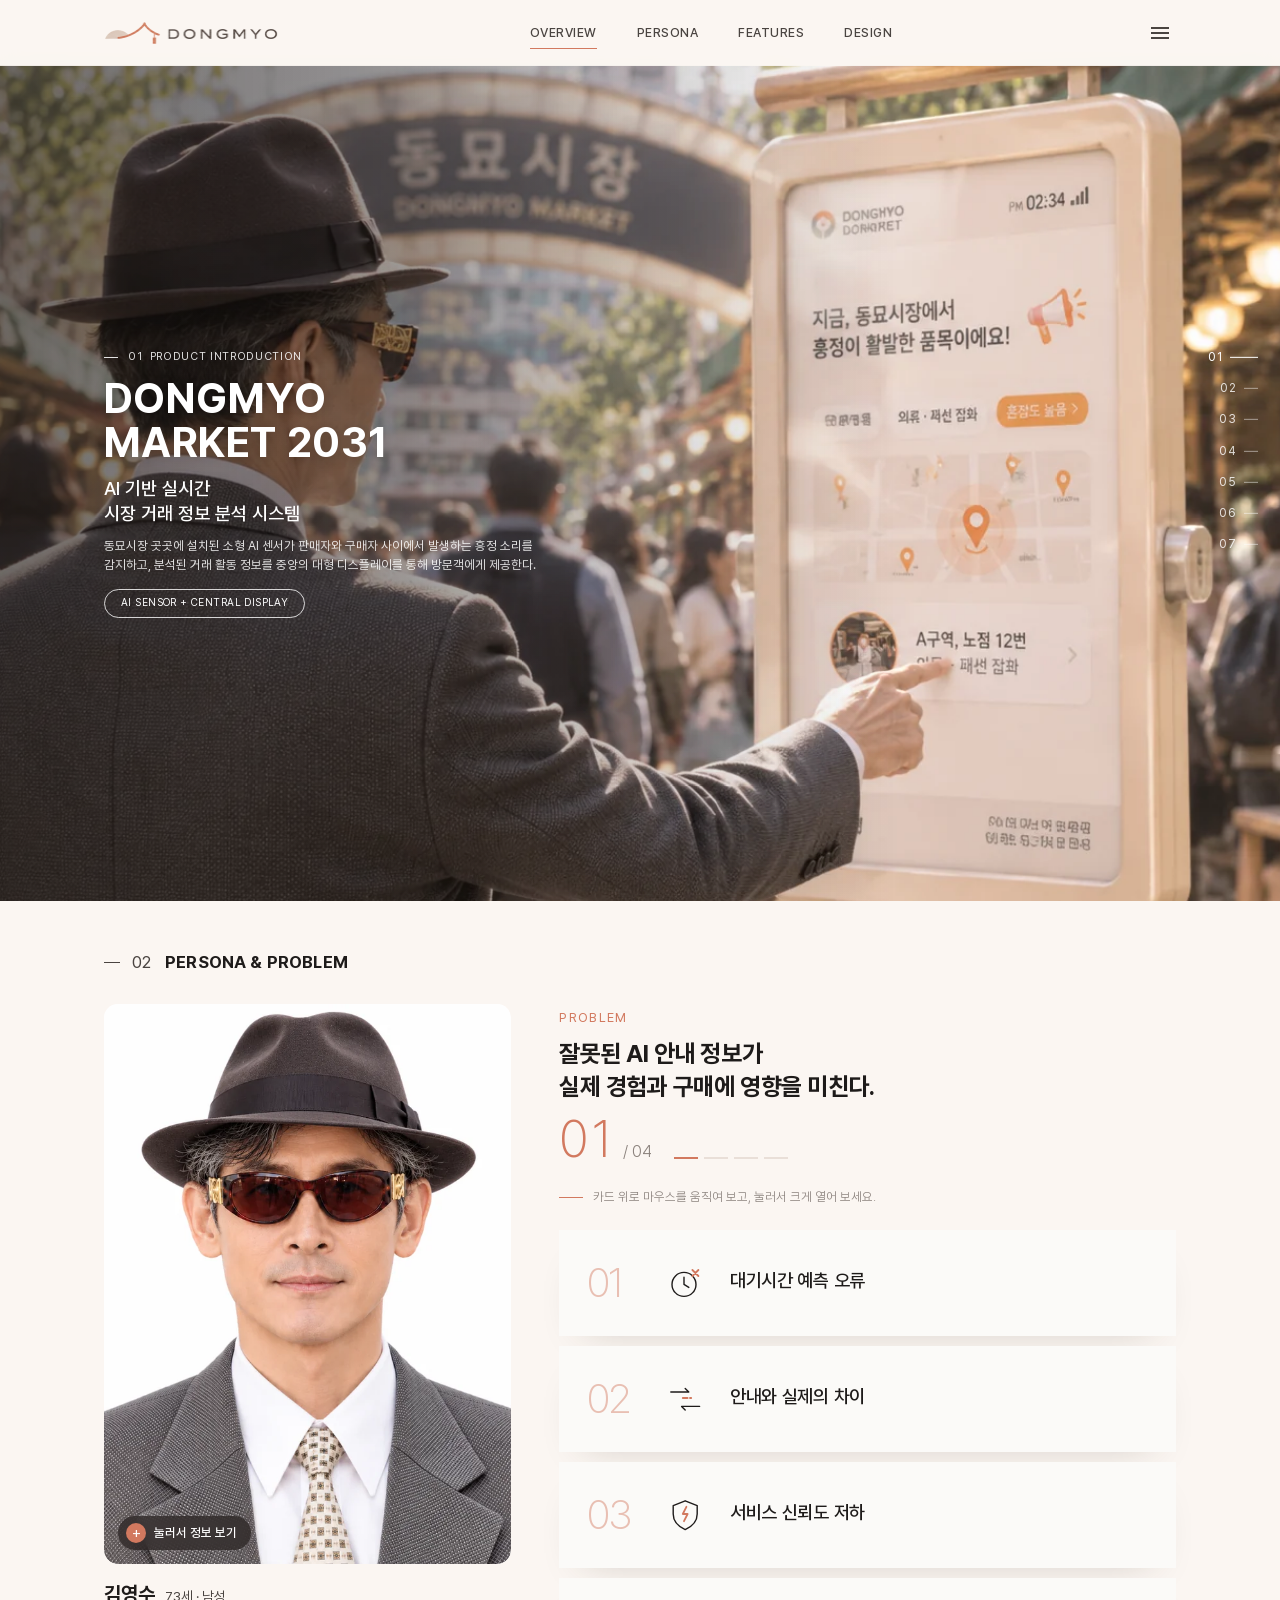
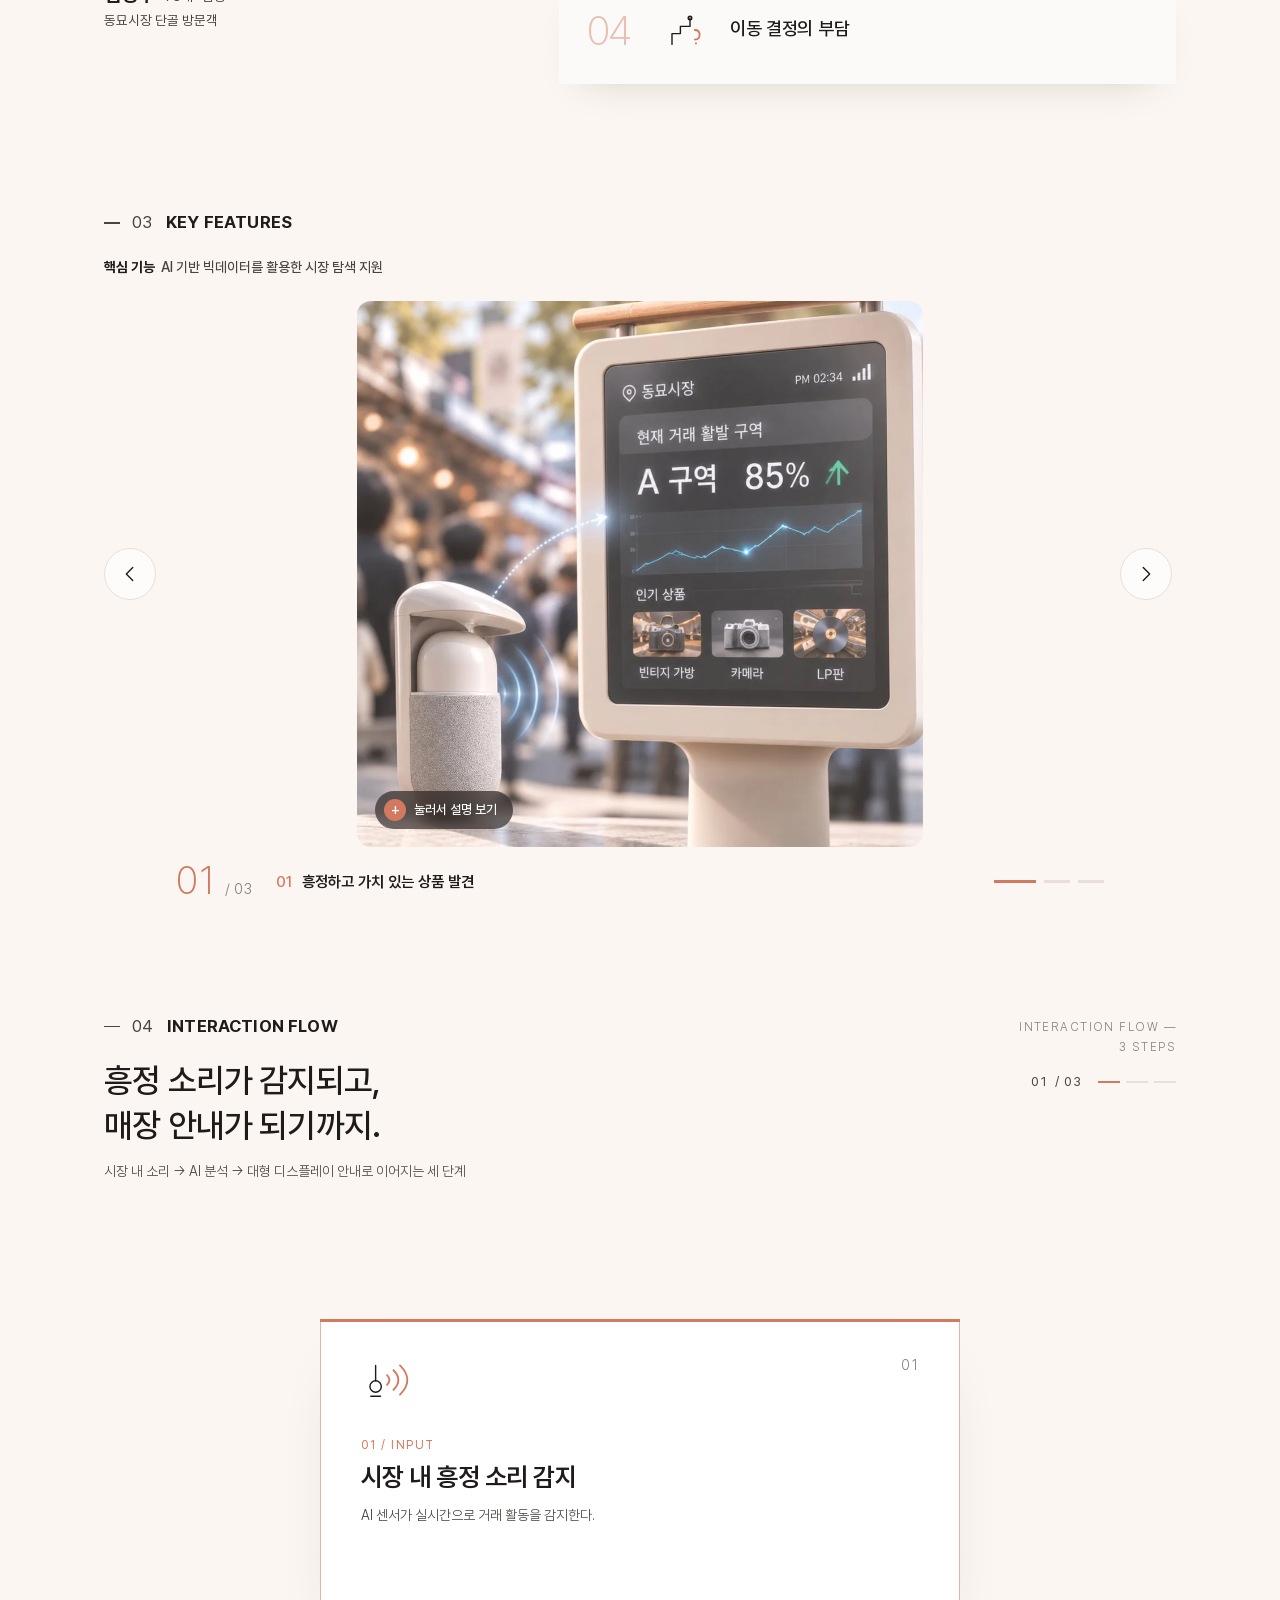
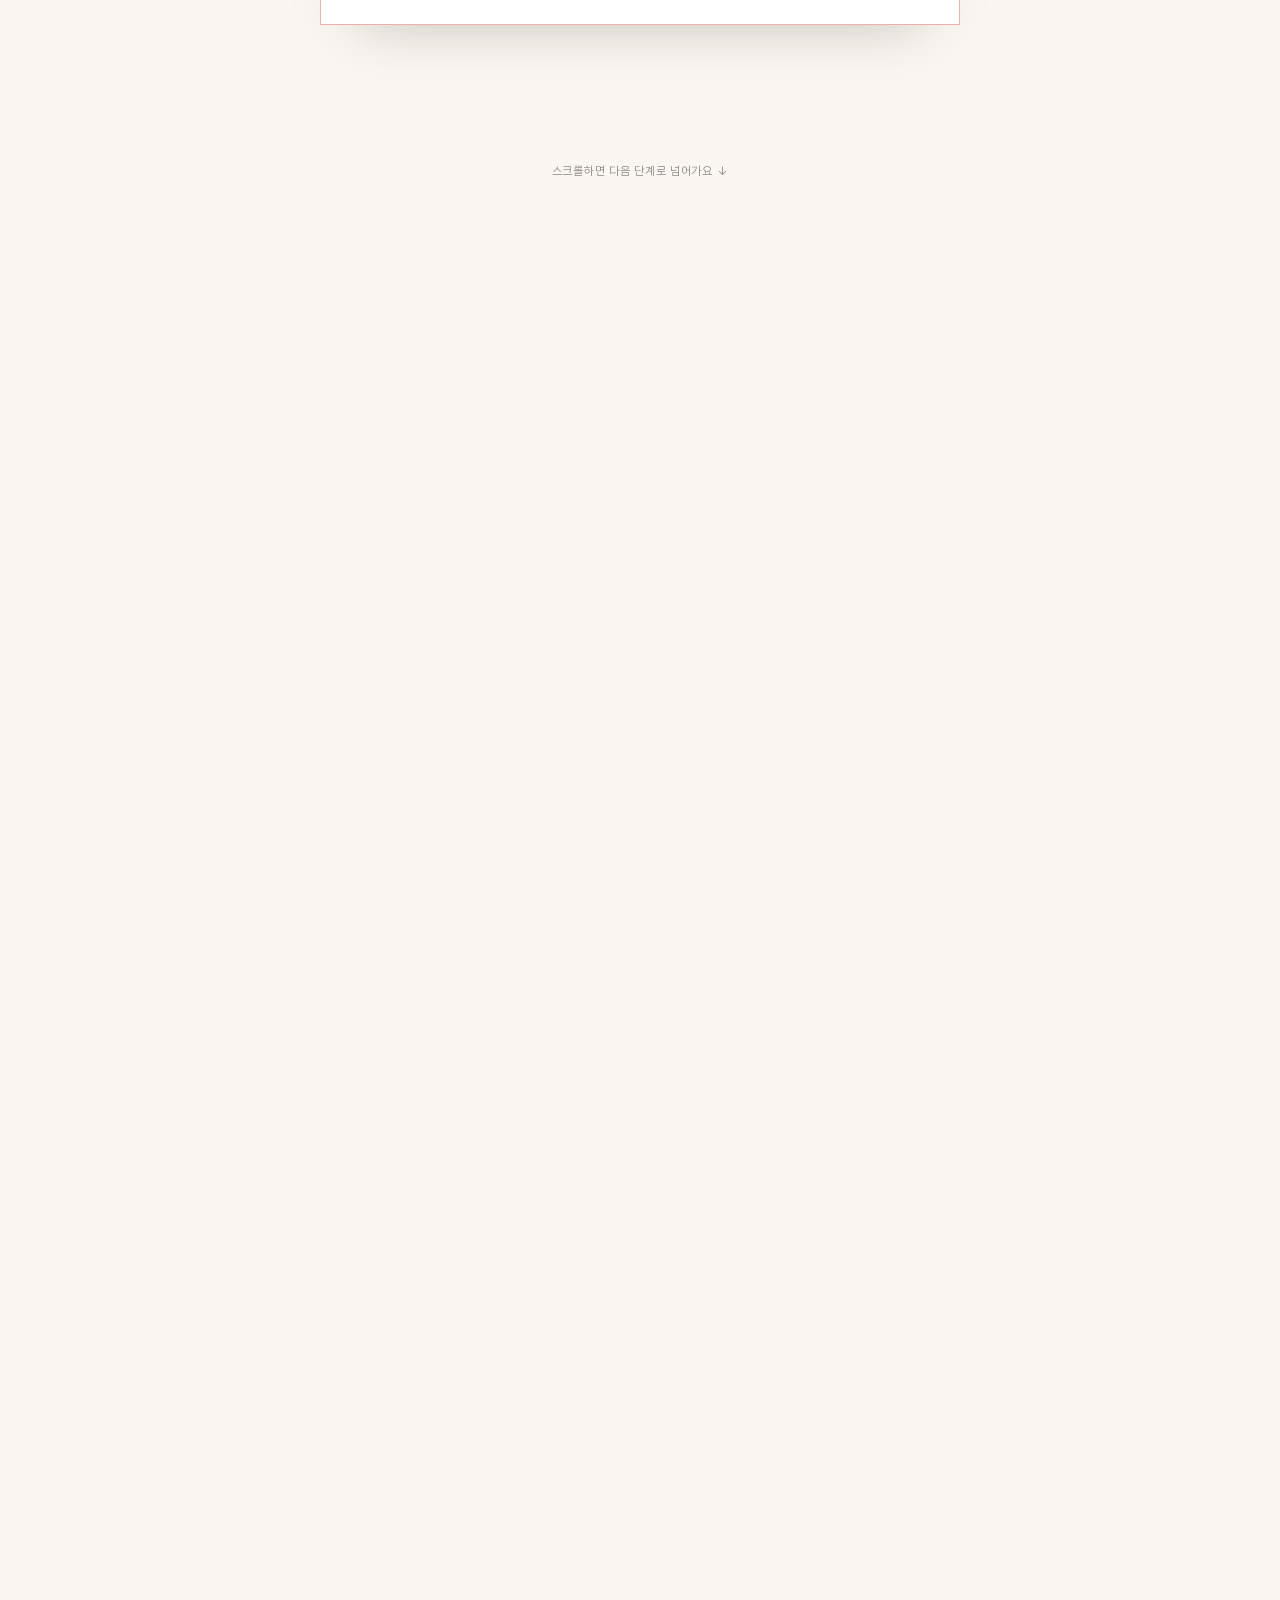
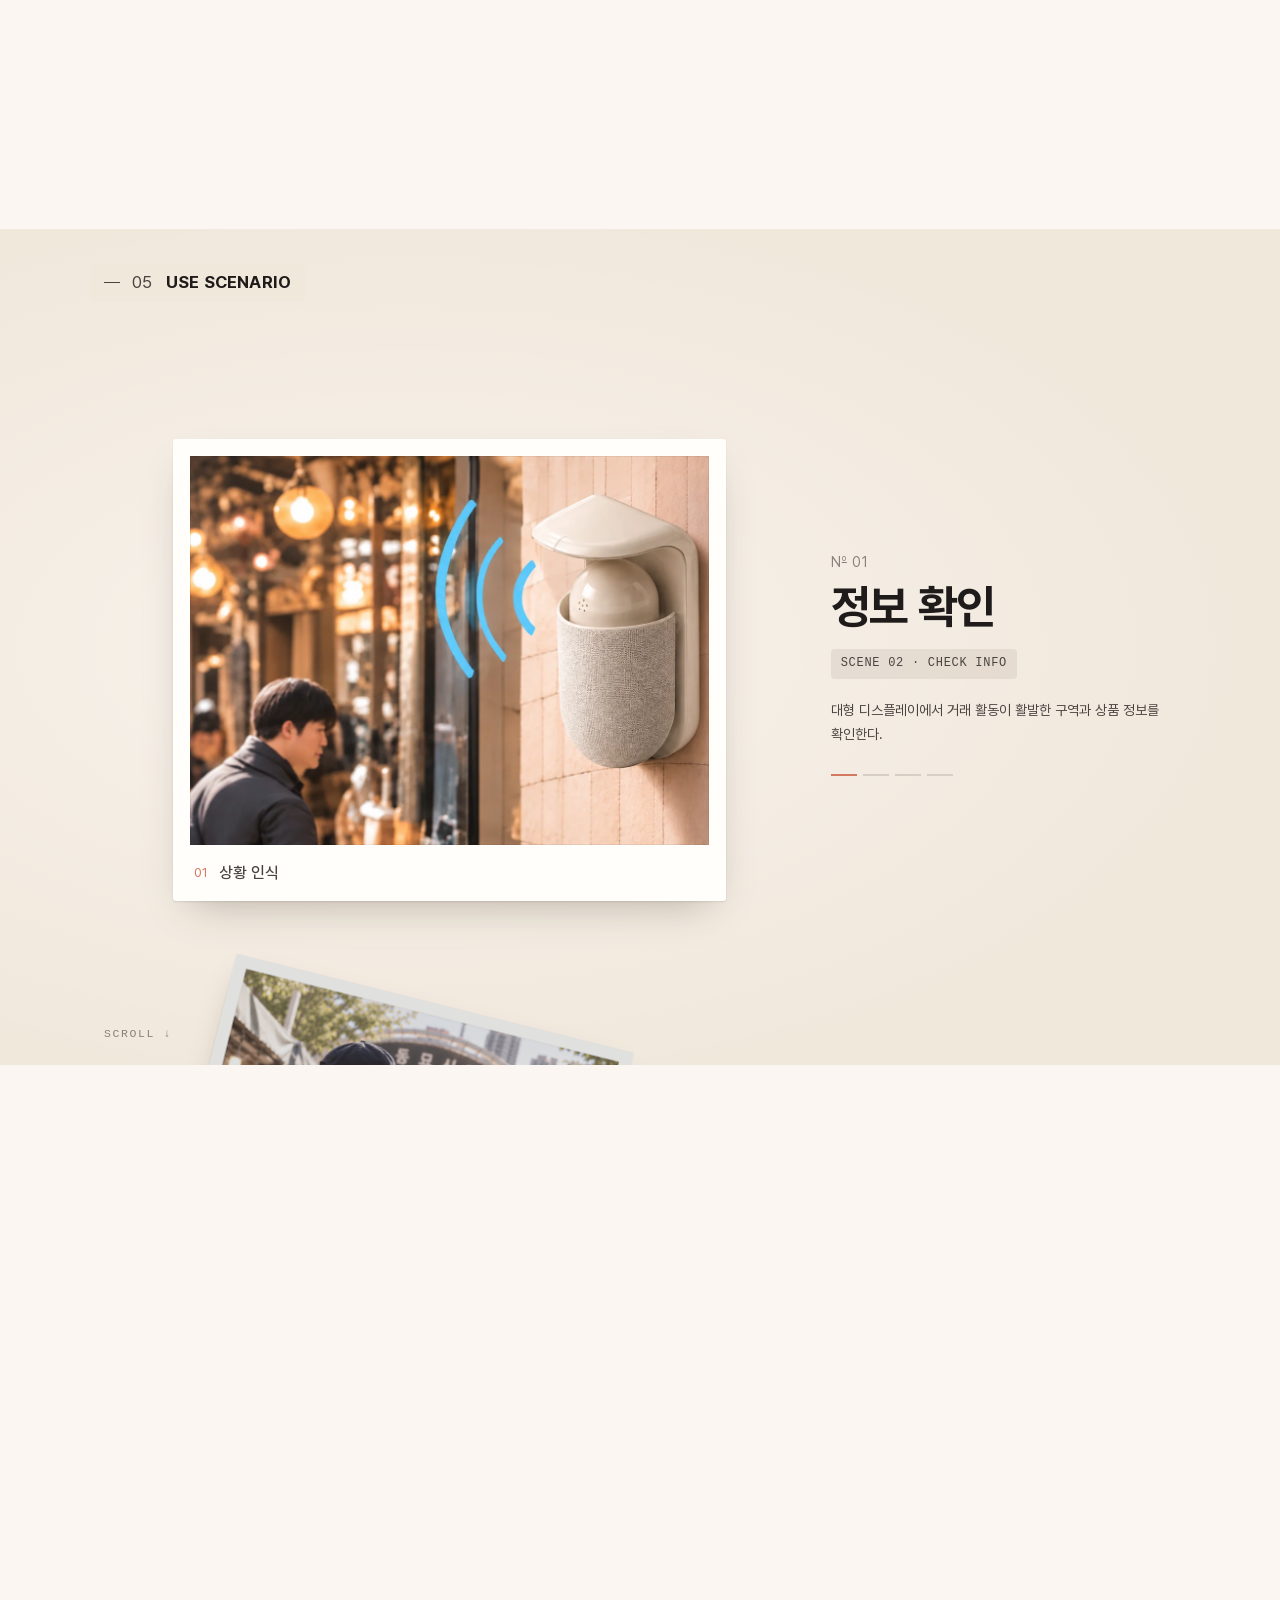
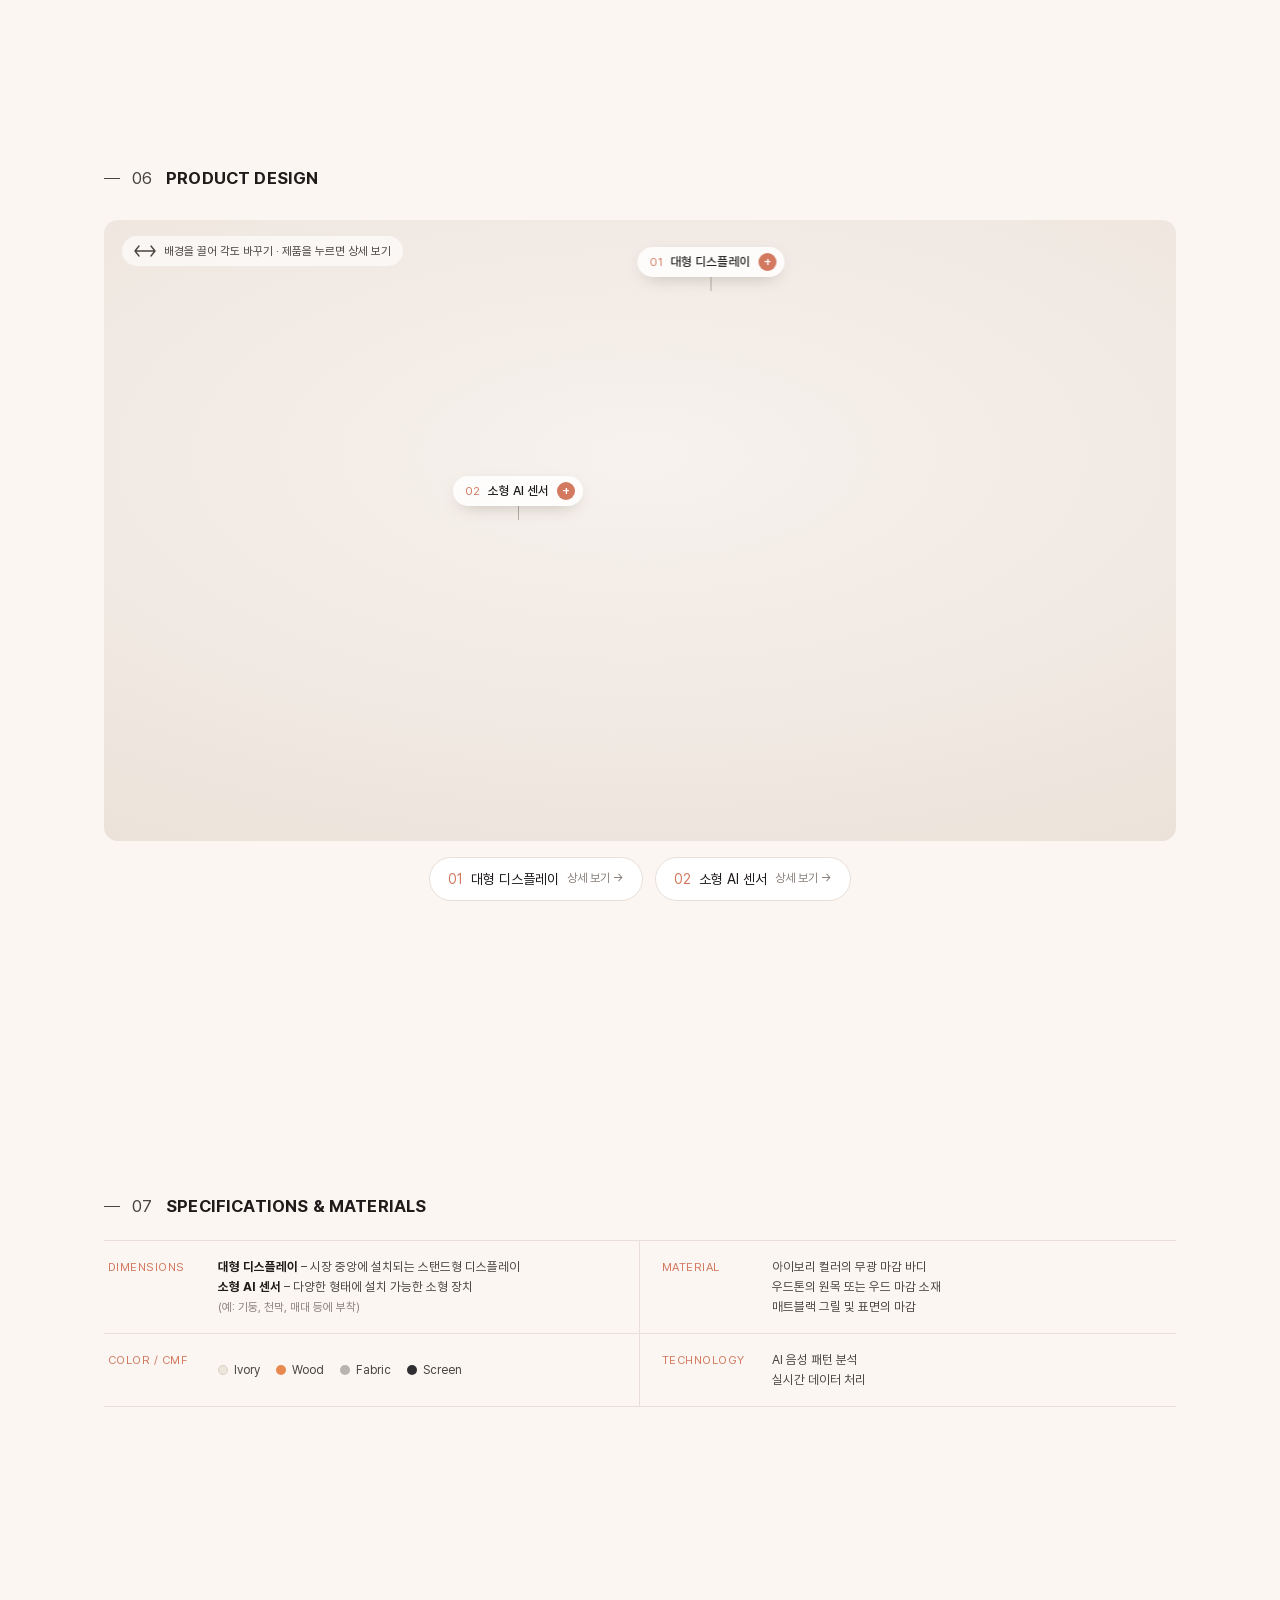
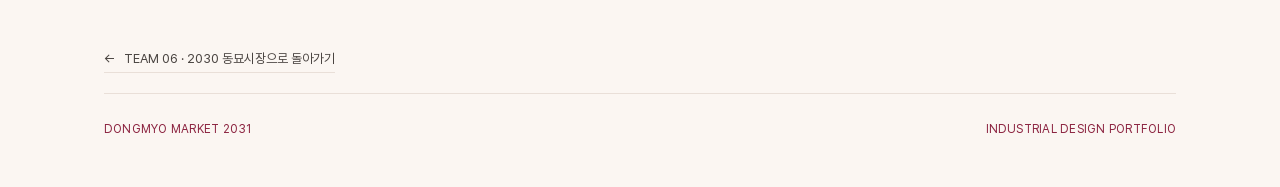
<file: TEAM06/PRODUCT03/index.html>
<!DOCTYPE html>
<html lang="ko">
<head>
<meta charset="UTF-8">
<meta name="viewport" content="width=device-width, initial-scale=1">
<title>PRODUCT 3 · DONGMYO MARKET 2031</title>
<style>
  /* 글꼴: 사이트 전체 Pretendard — ① 컴퓨터에 설치된 Pretendard → ② 조 폴더 assets/fonts 파일 (인터넷 없이 동작) */
  @font-face{font-family:'PretendardLocal';font-weight:100;font-display:swap;src:local('Pretendard Thin'),local('Pretendard-Thin'),url('../assets/fonts/Pretendard-Thin.woff2') format('woff2');}
  @font-face{font-family:'PretendardLocal';font-weight:200;font-display:swap;src:local('Pretendard ExtraLight'),local('Pretendard-ExtraLight'),url('../assets/fonts/Pretendard-ExtraLight.woff2') format('woff2');}
  @font-face{font-family:'PretendardLocal';font-weight:300;font-display:swap;src:local('Pretendard Light'),local('Pretendard-Light'),url('../assets/fonts/Pretendard-Light.woff2') format('woff2');}
  @font-face{font-family:'PretendardLocal';font-weight:400;font-display:swap;src:local('Pretendard Regular'),local('Pretendard-Regular'),url('../assets/fonts/Pretendard-Regular.woff2') format('woff2');}
  @font-face{font-family:'PretendardLocal';font-weight:500;font-display:swap;src:local('Pretendard Medium'),local('Pretendard-Medium'),url('../assets/fonts/Pretendard-Medium.woff2') format('woff2');}
  @font-face{font-family:'PretendardLocal';font-weight:600;font-display:swap;src:local('Pretendard SemiBold'),local('Pretendard-SemiBold'),url('../assets/fonts/Pretendard-SemiBold.woff2') format('woff2');}
  @font-face{font-family:'PretendardLocal';font-weight:700 900;font-display:swap;src:local('Pretendard Bold'),local('Pretendard-Bold'),url('../assets/fonts/Pretendard-Bold.woff2') format('woff2');}
  :root{
    --bg:#FBF6F2;
    --ink:#1E1B1A;
    --ink-2:#4A4441;
    --ink-3:#8A817C;
    --line:#E9DFD8;
    --accent:#D2795F;
    --maroon:#8C2441;
    --pink-1:#F6C9C9; --pink-2:#FBE4DE;
    --peach:#FBE7DB;
    --blue:#DCE5F7;
    --green:#DCEFDA;
    --lav:#E4DDF2;
    --radius:14px;
    --max:1120px;
  }
  *{box-sizing:border-box;margin:0;padding:0}
  html{scroll-behavior:smooth}
  html,body{overflow-x:clip}
  body{word-break:keep-all;
    font-family:"PretendardLocal","PretendardEmbed","Pretendard","Pretendard Variable",-apple-system,BlinkMacSystemFont,sans-serif;
    background:var(--bg);color:var(--ink);
    line-height:1.6;-webkit-font-smoothing:antialiased;
  }
  a{color:inherit;text-decoration:none}
  .wrap{max-width:var(--max);margin:0 auto;padding:0 24px}
  .en{font-family:"PretendardLocal","PretendardEmbed","Pretendard","Pretendard Variable",-apple-system,BlinkMacSystemFont,sans-serif}

  /* ---------- Header ---------- */
  header{
    position:sticky;top:0;z-index:50;
    background:rgba(251,246,242,.88);backdrop-filter:blur(10px);
    border-bottom:1px solid transparent;transition:border-color .2s;
  }
  header.scrolled{border-color:var(--line)}
  .nav{display:flex;align-items:center;justify-content:space-between;height:64px}
  .logo{display:flex;align-items:center}
  .logo img{height:24px;width:auto;display:block}
  .nav-links{display:flex;gap:40px;font-family:"PretendardLocal","PretendardEmbed","Pretendard","Pretendard Variable",-apple-system,BlinkMacSystemFont,sans-serif;font-size:12.5px;font-weight:500;letter-spacing:.04em;color:var(--ink-2)}
  .nav-links a{position:relative;padding:4px 0}
  .nav-links a::after{content:"";position:absolute;left:0;bottom:-2px;width:0;height:1.5px;background:var(--accent);transition:width .25s}
  .nav-links a:hover::after,.nav-links a.active::after{width:100%}
  .menu-btn{background:none;border:0;cursor:pointer;width:32px;height:32px;display:grid;place-items:center}
  .menu-btn span{display:block;width:18px;height:1.6px;background:var(--ink-2);box-shadow:0 -5px 0 var(--ink-2),0 5px 0 var(--ink-2)}
  .drawer{
    position:fixed;inset:64px 0 auto 0;background:var(--bg);border-bottom:1px solid var(--line);
    display:none;flex-direction:column;padding:12px 24px 20px;z-index:49
  }
  .drawer.open{display:flex}
  .drawer a{padding:12px 0;border-bottom:1px solid var(--line);font-family:"PretendardLocal","PretendardEmbed","Pretendard","Pretendard Variable",-apple-system,BlinkMacSystemFont,sans-serif;font-size:14px;letter-spacing:.04em}
  .drawer a:last-child{border:0}

  /* ---------- Hero (template box 843x258, main image fills the box) ---------- */
  .hero{
    margin-top:8px;border-radius:var(--radius);position:relative;overflow:hidden;
    aspect-ratio:16/9;min-height:300px;background:#3A332F;
    display:flex;align-items:center;padding:28px 40px;
  }
  @media (min-width:641px){
    /* 메인 이미지 칸: 좌우 여백 없이 넓게, 글자는 본문 시작선에 맞춤 */
    .hero{
      width:calc(100vw - 48px);margin-left:calc(50% - 50vw + 24px);
      padding-left:max(40px, calc((100vw - 1072px) / 2 - 24px));
    }
  }
  .hero-bg{position:absolute;left:0;top:-8%;width:100%;height:116%;object-fit:cover;object-position:center 42%}
  .hero::before{content:"";position:absolute;inset:0;z-index:1;
    background:linear-gradient(90deg,rgba(22,18,16,.62) 0%,rgba(22,18,16,.42) 32%,rgba(22,18,16,.12) 55%,rgba(22,18,16,0) 70%)}
  .hero-text{position:relative;z-index:2}
  .eyebrow{display:flex;align-items:center;gap:10px;font-family:"PretendardLocal","PretendardEmbed","Pretendard","Pretendard Variable",-apple-system,BlinkMacSystemFont,sans-serif;font-size:11px;letter-spacing:.06em;color:rgba(255,255,255,.88)}
  .eyebrow::before{content:"";width:14px;height:1px;background:rgba(255,255,255,.88)}
  .hero h1{text-shadow:0 1px 12px rgba(0,0,0,.18);font-family:"PretendardLocal","PretendardEmbed","Pretendard","Pretendard Variable",-apple-system,BlinkMacSystemFont,sans-serif;font-weight:800;font-size:clamp(30px,3.9vw,42px);line-height:1.05;letter-spacing:.01em;margin:10px 0 12px;color:#fff}
  .hero h2{font-size:clamp(16px,1.8vw,18.5px);font-weight:500;line-height:1.35;margin-bottom:10px;color:#fff}
  .hero p{max-width:440px;font-size:12.5px;line-height:1.55;color:rgba(255,255,255,.86)}
  .pill{display:inline-block;margin-top:14px;padding:5px 16px;border:1px solid rgba(255,255,255,.8);color:#fff;border-radius:999px;font-family:"PretendardLocal","PretendardEmbed","Pretendard","Pretendard Variable",-apple-system,BlinkMacSystemFont,sans-serif;font-size:10.5px;letter-spacing:.04em}
  .live{
    position:absolute;right:200px;top:26px;z-index:2;
    display:flex;align-items:center;gap:8px;
    background:rgba(30,24,22,.45);backdrop-filter:blur(6px);color:#fff;font-size:12px;font-weight:500;
    padding:6px 16px;border-radius:999px;
  }
  .live i{width:7px;height:7px;border-radius:50%;background:#fff;animation:pulse 1.6s infinite}
  @keyframes pulse{0%{box-shadow:0 0 0 0 rgba(255,255,255,.8)}100%{box-shadow:0 0 0 8px rgba(255,255,255,0)}}

  /* ---------- Section heads ---------- */
  section{padding-top:44px}
  .sec-head{display:flex;align-items:center;gap:14px;margin-bottom:20px}
  .sec-head .num{font-family:"PretendardLocal","PretendardEmbed","Pretendard","Pretendard Variable",-apple-system,BlinkMacSystemFont,sans-serif;font-size:17px;color:var(--ink-2);display:flex;align-items:center;gap:12px}
  .sec-head .num::before{content:"";width:16px;height:1.5px;background:var(--ink-2)}
  .sec-head h3{font-family:"PretendardLocal","PretendardEmbed","Pretendard","Pretendard Variable",-apple-system,BlinkMacSystemFont,sans-serif;font-size:17px;font-weight:800;letter-spacing:.01em}

  .card{border-radius:var(--radius)}
  .ph{ /* 이미지 플레이스홀더 — <img>로 교체하세요 */
    display:grid;place-items:center;text-align:center;
    font-size:15px;line-height:1.7;color:var(--ink);
  }
  .ph{position:relative}
  .ph img{position:absolute;inset:0;width:100%;height:100%;object-fit:cover;border-radius:inherit}
  .label{font-family:"PretendardLocal","PretendardEmbed","Pretendard","Pretendard Variable",-apple-system,BlinkMacSystemFont,sans-serif;font-size:11.5px;letter-spacing:.04em;color:var(--accent)}

  /* ---------- 02 Persona ---------- */
  .persona-grid{display:grid;grid-template-columns:38% 1fr;gap:20px;align-items:stretch}
  .persona-img{background:#fff;aspect-ratio:260/290;overflow:hidden}
  .persona-img img{object-fit:cover;object-position:center top}
  .profile{margin-top:14px}
  .profile .name{display:flex;align-items:baseline;gap:10px;font-size:20px;font-weight:700}
  .profile .name small{font-size:13.5px;font-weight:400;color:var(--ink-2)}
  .profile .role{font-size:13.5px;color:var(--ink-2);padding-bottom:8px;border-bottom:1px solid var(--line)}
  .profile dl{display:grid;grid-template-columns:70px 1fr}
  .profile dt,.profile dd{font-size:13.5px;padding:9px 0;border-bottom:1px solid var(--line)}
  .profile dt{font-weight:700}
  .profile dd{color:var(--ink-2)}
  .problem{background:var(--peach);padding:34px 40px;display:flex;flex-direction:column}
  .problem .label{font-size:13px}
  .problem h4{font-size:20px;font-weight:700;line-height:1.4;margin:8px 0 14px}
  .problem ol{list-style:none;flex:1;display:flex;flex-direction:column}
  .problem li{flex:1;display:grid;grid-template-columns:60px 1fr;align-items:center;padding:16px 0;font-size:15px;line-height:1.55;color:var(--ink-2);border-top:1px solid rgba(210,121,95,.16)}
  .problem li b{font-size:15px}
  .problem li:first-child{border-top:0}
  .problem li b{font-family:"PretendardLocal","PretendardEmbed","Pretendard","Pretendard Variable",-apple-system,BlinkMacSystemFont,sans-serif;font-weight:400;color:var(--ink-3)}

  /* ---------- 03 Features ---------- */
  .grid-3{display:grid;grid-template-columns:repeat(3,1fr);gap:12px}
  .feature .ph{background:var(--blue);aspect-ratio:4/3;font-size:17px;overflow:hidden}
  .feature .ph img{transition:transform .6s ease}
  .feature:hover .ph img{transform:scale(1.04)}
  .sec-lead{font-size:14px;font-weight:500;color:var(--ink-2);margin:-8px 0 16px}
  .sec-lead b{color:var(--ink);font-weight:700}
  .step small{display:block;font-size:12.5px;color:var(--ink-2);margin-top:4px}
  .item-title{font-size:13px;font-weight:700;margin:14px 0 6px}
  .item-title .en{font-weight:600;margin-right:4px}
  .item-desc{font-size:12.5px;color:var(--ink-2)}

  /* ---------- 04 Flow ---------- */
  .flow{display:grid;grid-template-columns:1fr auto 1fr auto 1fr;align-items:center;gap:10px}
  .step{background:var(--peach);padding:16px 22px 22px;transition:transform .2s, box-shadow .2s}
  .step:hover{transform:translateY(-3px);box-shadow:0 8px 24px rgba(210,121,95,.15)}
  .step p{font-size:15px;font-weight:500;margin-top:8px}
  .arrow{color:var(--ink-2);font-size:18px}

  /* ---------- 05 Scenario (template: 4 equal columns) ---------- */
  .grid-4{display:grid;grid-template-columns:repeat(4,1fr);gap:12px}
  .scene .ph{background:var(--green);aspect-ratio:197/96;overflow:hidden}
  .scene .ph img{transition:transform .6s ease}
  .scene:hover .ph img{transform:scale(1.04)}

  /* ---------- 06 Product (template: main 452x158 / cards 92 + 62) ---------- */
  .product{display:grid;grid-template-columns:643fr 330fr;gap:10px;align-items:stretch}
  .product-main{position:relative;overflow:hidden;aspect-ratio:3/2;background:#EEE5DE}
  .product-main img{width:100%;height:100%;object-fit:cover;display:block}
  .parts{display:grid;gap:10px;grid-template-rows:1fr 1fr}
  .part{position:relative;overflow:hidden;background:#EFE5DD;display:flex;align-items:center;padding:8px 18px;min-height:0}
  .part .thumb{position:absolute;inset:0;z-index:0}
  .part .thumb img{width:100%;height:100%;object-fit:cover;object-position:center;display:block}
  .part > div:first-child{position:relative;z-index:1;max-width:60%}
  .part .label{color:var(--ink-2);font-size:10.5px}
  .part h5{font-size:16px;font-weight:700;margin:1px 0 2px;line-height:1.3}
  .part p{font-size:12px;line-height:1.45;color:var(--ink-2)}

  /* ---------- 07 Specs ---------- */
  .specs{display:grid;grid-template-columns:1fr 1fr;border-top:1px solid var(--line)}
  .spec{display:grid;grid-template-columns:110px 1fr;padding:16px 4px;border-bottom:1px solid var(--line);font-size:12.5px}
  .specs > .spec:nth-child(odd){border-right:1px solid var(--line);padding-right:20px}
  .specs > .spec:nth-child(even){padding-left:22px}
  .spec .label{padding-top:1px}
  .spec .val{color:var(--ink-2)}
  .spec .val b{color:var(--ink);font-weight:700}
  .spec .val small{color:var(--ink-3);font-size:11.5px}
  .swatches{display:flex;flex-wrap:wrap;gap:16px}
  .sw{display:flex;align-items:center;gap:6px;font-family:"PretendardLocal","PretendardEmbed","Pretendard","Pretendard Variable",-apple-system,BlinkMacSystemFont,sans-serif;font-size:12px}
  .sw i{width:10px;height:10px;border-radius:50%}

  .back-link{display:inline-flex;gap:8px;margin-top:56px;font-size:13px;color:var(--ink-2);border-bottom:1px solid var(--line);padding-bottom:2px;transition:color .2s,border-color .2s}
  .back-link:hover{color:var(--accent);border-color:var(--accent)}
  .back-link + footer{margin-top:20px}
  footer{margin-top:56px;padding:26px 0 48px;border-top:1px solid var(--line);display:flex;justify-content:space-between;font-family:"PretendardLocal","PretendardEmbed","Pretendard","Pretendard Variable",-apple-system,BlinkMacSystemFont,sans-serif;font-size:12px;color:var(--maroon);letter-spacing:.02em}

  /* ---------- Motion (subtle) ---------- */
  :root{--ease:cubic-bezier(.22,.7,.2,1)}
  /* 섹션: 제목이 먼저, 내용은 순서대로 */
  .reveal .sec-head,.reveal .lead,.reveal .sec-lead{opacity:0;transform:translateY(12px);transition:opacity .7s var(--ease),transform .7s var(--ease)}
  .reveal.in .sec-head,.reveal.in .lead,.reveal.in .sec-lead{opacity:1;transform:none}
  .sec-head .num::before{transform-origin:left;transform:scaleX(0);transition:transform .8s var(--ease) .15s}
  .reveal.in .sec-head .num::before{transform:scaleX(1)}
  .rv-item{opacity:0;transform:translateY(18px);transition:opacity .8s var(--ease),transform .8s var(--ease) !important}
  .in .rv-item{opacity:1;transform:none}
  /* 이미지: 칸 안에서 살짝 확대된 상태로 들어와 제자리로 */
  .rv-img img{scale:1.06;transition:scale 1.6s var(--ease),transform .6s ease}
  .in .rv-img img{scale:1}

  /* 메인 이미지: 천천히 줌아웃 + 스크롤 시 은은한 패럴랙스 */
  .hero-bg{scale:1.08;animation:heroZoom 2.8s var(--ease) .1s forwards;will-change:scale,translate}
  @keyframes heroZoom{to{scale:1.02}}
  .hero-text > *{opacity:0;transform:translateY(16px);animation:heroIn .9s var(--ease) forwards}
  .hero-text > *:nth-child(1){animation-delay:.25s}
  .hero-text > *:nth-child(2){animation-delay:.38s}
  .hero-text > *:nth-child(3){animation-delay:.52s}
  .hero-text > *:nth-child(4){animation-delay:.64s}
  .hero-text > *:nth-child(5){animation-delay:.76s}
  @keyframes heroIn{to{opacity:1;transform:none}}

  /* 흐름 화살표: 천천히 앞으로 */
  .arrow{display:inline-block;animation:nudge 2.4s ease-in-out infinite}
  @keyframes nudge{0%,100%{translate:0 0}50%{translate:4px 0}}

  /* 호버 */
  /* ---------- 06 3D viewer (GLB → 오프라인 WebGL 뷰어) ---------- */
  .viewer{background:radial-gradient(120% 95% at 50% 38%,#F7F2EE 0%,#EDE4DC 70%,#E6DBD2 100%);cursor:grab}
  .viewer.grab{cursor:grabbing}
  .viewer canvas{position:absolute;inset:0;width:100%;height:100%;display:block;outline:none;touch-action:pan-y;opacity:0;transition:opacity .9s var(--ease)}
  .viewer.ready canvas{opacity:1}
  /* 3D가 준비되기 전·실패 시 대표 이미지 */
  .viewer .mv-fallback{position:absolute;inset:0;width:100%;height:100%;object-fit:cover;display:block;transition:opacity .9s var(--ease)}
  .viewer.ready .mv-fallback{opacity:0;pointer-events:none}
  .v-load{position:absolute;left:0;right:0;bottom:0;height:2px;background:var(--accent);transform-origin:left;transform:scaleX(0);transition:transform .3s,opacity .5s;z-index:2}
  .viewer.loading .v-load{transform:scaleX(.75);transition:transform 2.5s var(--ease)}
  .viewer.ready .v-load{transform:scaleX(1);opacity:0}
  .v-hint{position:absolute;z-index:2;left:18px;top:16px;display:flex;align-items:center;gap:8px;pointer-events:none;
    font-family:"PretendardLocal","PretendardEmbed","Pretendard","Pretendard Variable",-apple-system,BlinkMacSystemFont,sans-serif;font-size:11.5px;color:var(--ink-2);background:rgba(255,255,255,.62);backdrop-filter:blur(6px);padding:6px 12px;border-radius:999px;transition:opacity .5s;opacity:0}
  .viewer.ready .v-hint{opacity:1}
  .viewer.ready.touched .v-hint{opacity:0}
  .v-hint svg{animation:sway 2.2s ease-in-out infinite}
  @keyframes sway{0%,100%{translate:-2px 0}50%{translate:2px 0}}
  .v-reset{position:absolute;z-index:2;right:14px;bottom:14px;font:500 11.5px "PretendardLocal","PretendardEmbed","Pretendard","Pretendard Variable",-apple-system,BlinkMacSystemFont,sans-serif;color:var(--ink-2);
    background:rgba(255,255,255,.62);backdrop-filter:blur(6px);border:0;padding:6px 12px;border-radius:999px;cursor:pointer;transition:background .25s,opacity .3s;opacity:0;pointer-events:none}
  .viewer.touched .v-reset{opacity:1;pointer-events:auto}
  .v-reset:hover{background:rgba(255,255,255,.9)}
  .pill{transition:background .3s,color .3s}
  .pill:hover{background:rgba(255,255,255,.92);color:#2B2523}
  header{transition:border-color .2s,box-shadow .3s}
  header.scrolled{box-shadow:0 6px 20px -14px rgba(60,30,20,.25)}

  /* ---------- Responsive ---------- */
  @media (max-width:900px){
    .nav-links{display:none}
    .hero{aspect-ratio:16/9;min-height:340px}
    .live{right:20px}
    .persona-grid{grid-template-columns:1fr}
    .persona-img{max-width:420px}
    .grid-4{grid-template-columns:repeat(2,1fr)}
    .product{grid-template-columns:1fr}
    .parts{aspect-ratio:auto;grid-template-rows:auto auto}
    .part{min-height:0;aspect-ratio:1570/1001}
    .specs{grid-template-columns:1fr}
    .specs > .spec:nth-child(odd){border-right:0;padding-right:4px}
    .specs > .spec:nth-child(even){padding-left:4px}
  }
  @media (max-width:640px){
    .problem{padding:26px 22px}
    .problem h4{font-size:17px}
    .problem li{grid-template-columns:44px 1fr;font-size:14px}
    .problem li b{font-size:14px}
    .wrap{padding:0 16px}
    .hero{padding:64px 22px 24px;align-items:flex-end;min-height:440px;aspect-ratio:auto}
    .hero::before{background:linear-gradient(0deg,rgba(22,18,16,.72) 0%,rgba(22,18,16,.5) 45%,rgba(22,18,16,.1) 75%,rgba(22,18,16,0) 100%)}
    .hero-bg{object-position:center 40%}
    .live{right:14px;top:14px;font-size:11px;padding:5px 12px}
    .product-main{aspect-ratio:3/2}
    .grid-3,.grid-4{grid-template-columns:1fr}
    .flow{grid-template-columns:1fr}
    .arrow{transform:rotate(90deg);justify-self:center}
    @keyframes nudge{0%,100%{translate:0 0}50%{translate:0 4px}}
    .part{padding:12px 16px;min-height:0;aspect-ratio:1570/1001}
    .part > div:first-child{max-width:58%}
    footer{flex-direction:column;gap:6px}
  }

  /* ---------- 02 PROBLEM : 세로 카드 스택 (호버 피시아이 · 원근 · 카드 열기) — TEAM 06 '장소 특징'과 같은 연출 ---------- */
  .pb{display:flex;flex-direction:column;min-width:0}
  @media (min-width:901px){.persona-grid{gap:48px}}
  .pb-head .label{font-size:13px;letter-spacing:.1em}
  .pb-head h4{font-size:clamp(20px,1.9vw,28px);font-weight:700;line-height:1.35;letter-spacing:-.02em;margin:8px 0 0;word-break:keep-all}
  .pb-meta{display:flex;align-items:flex-end;gap:22px;margin:14px 0 18px;flex-wrap:wrap}
  .pb-count{display:flex;align-items:baseline;gap:8px}
  .pb-count .cur{font-size:clamp(44px,4vw,64px);font-weight:200;line-height:.85;letter-spacing:-.04em;color:var(--accent);font-variant-numeric:tabular-nums}
  .pb-count .tot{font-size:16px;font-weight:300;color:var(--ink-3)}
  .pb-bars{display:flex;gap:6px;padding-bottom:6px}
  .pb-bars i{display:block;width:24px;height:2px;background:var(--line);transition:background .5s var(--ease)}
  .pb-bars i.on{background:var(--accent)}
  .pb-hint{flex-basis:100%;font-size:12.5px;font-weight:300;color:var(--ink-3);margin:0}
  .pb-hint::before{content:"";display:inline-block;width:24px;height:1px;background:var(--accent);vertical-align:middle;margin-right:10px}

  .pb-list{list-style:none;margin:0;padding:0;position:relative;perspective:1100px;perspective-origin:50% 50%;display:flex;flex-direction:column;gap:10px}
  .pb-item{position:relative}
  .pb-row{--w:0;position:relative;display:flex;align-items:center;justify-content:space-between;gap:14px;width:100%;min-height:92px;padding:0 28px;
    background:#FBFAF8;border:0;border-radius:0;box-shadow:0 18px 40px -26px rgba(61,46,33,calc(.25 + var(--w) * .35));
    text-align:left;cursor:pointer;font:inherit;color:var(--ink);transition:background .3s}
  .pb-row::before{content:"";position:absolute;left:0;top:0;bottom:0;width:4px;background:var(--accent);transform:scaleY(var(--w));transform-origin:50% 50%}
  .pb-row:hover{background:#fff}
  .pb-row:focus-visible{outline:2px solid var(--accent);outline-offset:-2px}
  .pb-in{display:flex;align-items:center;gap:clamp(16px,2vw,32px);min-width:0;transform-origin:0 50%}
  .pb-no{flex:none;font-size:clamp(36px,3.2vw,52px);font-weight:200;line-height:1;letter-spacing:-.04em;color:var(--accent);min-width:1.3em;opacity:calc(.45 + var(--w) * .55)}
  .pb-ic{flex:none;display:block}
  .pb-ic .pic{width:clamp(36px,3vw,46px);height:clamp(36px,3vw,46px);color:var(--ink);display:block}
  .pb-tx{display:flex;flex-direction:column;min-width:0}
  .pb-t{font-size:clamp(17px,1.45vw,22px);font-weight:500;line-height:1.3;letter-spacing:-.015em;word-break:keep-all}
  .pb-d{margin-top:6px;font-size:clamp(12.5px,.95vw,14px);font-weight:300;line-height:1.55;color:var(--ink-2);word-break:keep-all}
  .pb-go{flex:none;align-self:flex-start;margin-top:16px;font-size:12px;font-weight:300;letter-spacing:.08em;color:var(--ink-3);white-space:nowrap;opacity:0;transition:opacity .3s}
  .pb-go i{font-style:normal;display:inline-block;margin-left:4px}
  .pb-row:hover .pb-go{opacity:1}

  /* 호버 모션 모드 (데스크톱 · 마우스): JS가 카드마다 높이·위치·원근·투명도를 계산 */
  .pb-list.pb-live{display:block;height:clamp(290px,calc(100svh - var(--hdr) - 372px),520px);transform-style:preserve-3d}
  .pb-live .pb-item{position:absolute;left:0;right:0;top:0;padding:5px 0;transform-style:preserve-3d;will-change:transform,height,opacity}
  .pb-live .pb-row{height:100%;min-height:0}
  .pb-live .pb-row:hover::before{transform:scaleY(var(--w))}
  .pb-live .pb-go,.pb-live .pb-row:hover .pb-go{opacity:calc((var(--w) - .35) * 1.6)}
  .pb-live .pb-d{opacity:calc(var(--w) * 1.2 - .1);max-height:calc(var(--w) * 4.8em);overflow:hidden}
  .pb-live .pb-t{white-space:nowrap}
  .pb-live .pb-in{will-change:transform}

  /* 카드 상세 (모달) */
  .pb-modal{position:fixed;inset:0;z-index:80;display:flex;align-items:center;justify-content:center;padding:24px;visibility:hidden;pointer-events:none}
  .pb-modal[hidden]{display:flex}
  .pb-modal.open{visibility:visible;pointer-events:auto}
  .pb-backdrop{position:absolute;inset:0;background:rgba(246,238,226,.82);opacity:0;transition:opacity .5s var(--ease);-webkit-backdrop-filter:blur(6px);backdrop-filter:blur(6px)}
  .pb-modal.open .pb-backdrop{opacity:1}
  .pb-dialog{position:relative;width:min(680px,100%);display:flex;flex-direction:column;gap:22px}
  .pb-close{position:absolute;right:-8px;top:-56px;width:44px;height:44px;display:flex;align-items:center;justify-content:center;background:none;border:0;cursor:pointer;color:var(--ink);opacity:0;transition:opacity .4s var(--ease) .25s}
  .pb-modal.open .pb-close{opacity:1}
  .pb-close svg,.pb-nav svg{width:22px;height:22px;fill:none;stroke:currentColor;stroke-width:1.4;stroke-linecap:round;stroke-linejoin:round}
  .pb-card{position:relative;padding:48px 56px 56px;min-height:320px;background:var(--bg);border:1px solid var(--accent);box-shadow:0 30px 70px -30px rgba(61,46,33,.35);
    transform-origin:50% 50%;opacity:0;transition:transform .75s var(--ease),opacity .5s var(--ease)}
  .pb-card::before{content:"";position:absolute;left:-1px;right:-1px;top:-1px;height:3px;background:var(--accent);transform:scaleX(0);transform-origin:0 50%;transition:transform .8s var(--ease) .3s}
  .pb-modal.open .pb-card{opacity:1}
  .pb-modal.open .pb-card::before{transform:scaleX(1)}
  .pb-card .top{display:flex;justify-content:space-between;align-items:flex-start;margin-bottom:48px}
  .pb-card .pic{width:72px;height:72px;color:var(--ink)}
  .pb-card .no{font-size:14px;font-weight:300;letter-spacing:.1em;color:var(--ink-3)}
  .pb-card .t{font-size:30px;font-weight:500;line-height:1.4;letter-spacing:-.01em;margin:0}
  .pb-card .d{word-break:keep-all;margin:14px 0 0;font-size:17px;font-weight:300;line-height:1.7;color:var(--ink-2)}
  .pb-card > *{transition:transform .45s var(--ease),opacity .45s var(--ease)}
  .pb-card.swap-out > *{opacity:0;transform:translateY(-22px)}
  .pb-card.swap-in > *{opacity:0;transform:translateY(22px);transition:none}
  .pb-nav{display:flex;align-items:center;justify-content:center;gap:24px;color:var(--ink);opacity:0;transition:opacity .4s var(--ease) .3s}
  .pb-modal.open .pb-nav{opacity:1}
  .pb-nav button{width:44px;height:44px;display:flex;align-items:center;justify-content:center;background:none;border:1px solid var(--line);border-radius:50%;cursor:pointer;color:inherit;transition:border-color .3s,background-color .3s}
  .pb-nav button:hover{border-color:var(--accent);background:rgba(255,255,255,.7)}
  .pb-nav button:focus-visible,.pb-close:focus-visible{outline:2px solid var(--accent);outline-offset:2px}
  .pb-cnt{font-size:14px;font-weight:300;letter-spacing:.1em;color:var(--ink-3);min-width:64px;text-align:center}
  @media (max-width:768px){
    .pb-row{padding:18px 16px;min-height:0}
    .pb-ic{display:none}
    .pb-go{display:none}
    .pb-card{padding:32px 26px 36px;min-height:260px}
    .pb-card .top{margin-bottom:32px}
    .pb-card .pic{width:56px;height:56px}
    .pb-card .t{font-size:23px}
    .pb-card .d{font-size:15.5px}
    .pb-close{top:-52px;right:-4px}
  }
  @media (prefers-reduced-motion:reduce){
    .pb-backdrop,.pb-card,.pb-card::before,.pb-card > *,.pb-close,.pb-nav{transition-duration:.01s;transition-delay:0s}
  }

  /* ---------- 02 페르소나 사진: 누르면 거주지·방문 빈도·취미·방문 목적이 사진 위로 올라옴 ---------- */
  .pc{position:relative;display:block;width:100%;padding:0;border:0;cursor:pointer;font:inherit;color:inherit;text-align:left}
  .pc img{width:100%;height:100%;display:block;transition:transform .8s var(--ease),filter .6s var(--ease)}
  .pc:hover img{transform:scale(1.03)}
  .pc:focus-visible{outline:2px solid var(--accent);outline-offset:3px}
  .pc-hint{position:absolute;left:14px;bottom:14px;z-index:2;display:flex;align-items:center;gap:8px;padding:7px 14px 7px 8px;border-radius:999px;
    background:rgba(30,24,22,.62);-webkit-backdrop-filter:blur(6px);backdrop-filter:blur(6px);color:#fff;font-size:12.5px;font-weight:500;
    transition:opacity .35s var(--ease),transform .35s var(--ease)}
  .pc-hint b{width:20px;height:20px;border-radius:50%;background:var(--accent);display:grid;place-items:center;font-weight:400;font-size:15px;line-height:1;transition:transform .35s var(--ease)}
  .pc:hover .pc-hint b{transform:rotate(90deg)}
  .pc-info{position:absolute;inset:0;z-index:3;display:flex;flex-direction:column;justify-content:flex-end;gap:14px;padding:22px 22px 20px;
    background:linear-gradient(180deg,rgba(30,24,22,.55) 0%,rgba(30,24,22,.86) 38%,rgba(30,24,22,.94) 100%);color:#fff;
    clip-path:inset(100% 0 0 0);transition:clip-path .65s var(--ease);visibility:hidden}
  .pc.open .pc-info{clip-path:inset(0 0 0 0);visibility:visible}
  .pc.open .pc-hint{opacity:0;transform:translateY(8px)}
  .pc.open img{filter:blur(2px)}
  .pc-info > *{opacity:0;transform:translateY(14px);transition:opacity .45s var(--ease),transform .55s var(--ease)}
  .pc.open .pc-info > *{opacity:1;transform:none}
  .pc.open .pc-info > :nth-child(1){transition-delay:.15s}
  .pc.open .pc-info > :nth-child(2){transition-delay:.22s}
  .pc.open .pc-info > :nth-child(3){transition-delay:.3s}
  .pc-top{display:flex;justify-content:space-between;align-items:center;margin-bottom:auto}
  .pc-lbl{font-size:11.5px;letter-spacing:.14em;color:#F2B49E}
  .pc-x{width:28px;height:28px;border-radius:50%;border:1px solid rgba(255,255,255,.5);position:relative}
  .pc-x::before,.pc-x::after{content:"";position:absolute;left:50%;top:50%;width:12px;height:1.4px;background:#fff;transform:translate(-50%,-50%) rotate(45deg)}
  .pc-x::after{transform:translate(-50%,-50%) rotate(-45deg)}
  .pc-name{display:block;font-size:20px;font-weight:700;letter-spacing:-.01em}
  .pc-name small{display:block;margin-top:3px;font-size:12.5px;font-weight:400;color:rgba(255,255,255,.72)}
  .pc-info dl{margin:0;display:flex;flex-direction:column}
  .pc-info dl > div{display:grid;grid-template-columns:72px 1fr;gap:10px;padding:9px 0;border-top:1px solid rgba(255,255,255,.18)}
  .pc-info dt{font-size:13px;font-weight:700;color:#fff}
  .pc-info dd{margin:0;font-size:13px;line-height:1.55;color:rgba(255,255,255,.86);word-break:keep-all}
  .profile .role{border-bottom:0}
  @media (prefers-reduced-motion:reduce){.pc-info,.pc-info > *,.pc img,.pc-hint{transition-duration:.01s;transition-delay:0s}}

  /* ---------- 03 KEY FEATURES : 한 장씩 보는 이미지 슬라이더 (좌우 버튼 · 눌러서 설명) ---------- */
  .ks{position:relative;display:grid;grid-template-columns:56px minmax(0,1fr) 56px;align-items:center;gap:16px}
  .ks-view{overflow:hidden;width:100%;height:clamp(300px,calc(100svh - var(--hdr) - 290px),640px);justify-self:center;touch-action:pan-y;cursor:grab}
  .ks-view.drag{cursor:grabbing}
  .ks-track{list-style:none;margin:0;padding:0;display:flex;height:100%;transition:transform .75s var(--ease);will-change:transform}
  .ks-slide{flex:0 0 100%;min-width:0;height:100%;display:flex;justify-content:center;align-items:center}
  .ks-card{position:relative;display:block;height:100%;max-width:100%;padding:0;border:0;border-radius:var(--radius);overflow:hidden;cursor:pointer;background:transparent;font:inherit;color:inherit;text-align:left}
  /* 이미지는 확대·자르기 없이 원래 비율 그대로 */
  .ks-card img{display:block;height:100%;width:auto;max-width:100%;object-fit:contain;transition:filter .6s var(--ease);-webkit-user-drag:none;user-select:none}
  .ks-slide{transition:opacity .6s var(--ease)}
  .ks-slide:not(.on){opacity:.25}
  .ks-card:focus-visible{outline:2px solid var(--accent);outline-offset:-3px}
  .ks-hint{position:absolute;left:18px;bottom:18px;z-index:2;display:flex;align-items:center;gap:8px;padding:8px 16px 8px 9px;border-radius:999px;
    background:rgba(30,24,22,.62);-webkit-backdrop-filter:blur(6px);backdrop-filter:blur(6px);color:#fff;font-size:13px;font-weight:500;transition:opacity .35s var(--ease),transform .35s var(--ease)}
  .ks-hint b{width:22px;height:22px;border-radius:50%;background:var(--accent);display:grid;place-items:center;font-weight:400;font-size:16px;line-height:1;transition:transform .35s var(--ease)}
  .ks-card:hover .ks-hint b{transform:rotate(90deg)}
  .ks-info{position:absolute;inset:0;z-index:3;display:flex;flex-direction:column;justify-content:flex-end;gap:12px;padding:clamp(22px,3vw,44px);
    background:linear-gradient(180deg,rgba(30,24,22,.25) 0%,rgba(30,24,22,.78) 45%,rgba(30,24,22,.92) 100%);color:#fff;
    clip-path:inset(100% 0 0 0);visibility:hidden;transition:clip-path .65s var(--ease),visibility 0s .65s}
  .ks-card.open .ks-info{clip-path:inset(0 0 0 0);visibility:visible;transition:clip-path .65s var(--ease),visibility 0s}
  .ks-card.open .ks-hint{opacity:0;transform:translateY(8px)}
  .ks-card.open img{filter:blur(3px)}
  .ks-info > *{opacity:0;transform:translateY(14px);transition:opacity .45s var(--ease),transform .55s var(--ease)}
  .ks-card.open .ks-info > *{opacity:1;transform:none}
  .ks-card.open .ks-info > :nth-child(2){transition-delay:.15s}
  .ks-card.open .ks-info > :nth-child(3){transition-delay:.25s}
  .ks-top{display:flex;justify-content:space-between;align-items:center;margin-bottom:auto}
  .ks-lbl{font-size:12px;letter-spacing:.14em;color:#F2B49E}
  .ks-x{width:32px;height:32px;border-radius:50%;border:1px solid rgba(255,255,255,.5);position:relative}
  .ks-x::before,.ks-x::after{content:"";position:absolute;left:50%;top:50%;width:13px;height:1.4px;background:#fff;transform:translate(-50%,-50%) rotate(45deg)}
  .ks-x::after{transform:translate(-50%,-50%) rotate(-45deg)}
  .ks-t{font-size:clamp(22px,2.2vw,34px);font-weight:700;line-height:1.3;letter-spacing:-.02em;word-break:keep-all}
  .ks-d{max-width:640px;font-size:clamp(14px,1.15vw,17px);line-height:1.7;color:rgba(255,255,255,.88);word-break:keep-all}
  .ks-arrow{width:52px;height:52px;border-radius:50%;border:1px solid var(--line);background:rgba(255,255,255,.7);display:grid;place-items:center;cursor:pointer;color:var(--ink);
    transition:border-color .3s,background .3s,transform .3s var(--ease)}
  .ks-arrow svg{width:22px;height:22px;fill:none;stroke:currentColor;stroke-width:1.5;stroke-linecap:round;stroke-linejoin:round}
  .ks-arrow:hover{border-color:var(--accent);background:#fff;color:var(--accent)}
  .ks-prev:hover{transform:translateX(-3px)} .ks-next:hover{transform:translateX(3px)}
  .ks-arrow:focus-visible,.ks-dot:focus-visible{outline:2px solid var(--accent);outline-offset:2px}
  .ks-foot{grid-column:2;display:flex;align-items:center;gap:24px;width:100%;justify-self:center}
  .ks-count{display:flex;align-items:baseline;gap:8px;flex:none}
  .ks-count .cur{font-size:clamp(36px,3vw,48px);font-weight:200;line-height:.9;letter-spacing:-.04em;color:var(--accent);font-variant-numeric:tabular-nums}
  .ks-count .tot{font-size:15px;font-weight:300;color:var(--ink-3)}
  .ks-caps{position:relative;flex:1;min-width:0;height:1.6em;font-size:clamp(15px,1.2vw,18px);font-weight:600}
  .ks-cap{position:absolute;left:0;top:0;white-space:nowrap;overflow:hidden;text-overflow:ellipsis;max-width:100%;opacity:0;transform:translateY(10px);transition:opacity .45s var(--ease),transform .45s var(--ease)}
  .ks-cap.on{opacity:1;transform:none}
  .ks-cap .en{color:var(--accent);margin-right:10px;font-weight:500}
  .ks-dots{display:flex;gap:8px;flex:none}
  .ks-dot{width:26px;height:3px;padding:0;border:0;background:var(--line);cursor:pointer;transition:background .4s,width .4s var(--ease)}
  .ks-dot.on{background:var(--accent);width:42px}
  #features .sec-lead{margin-bottom:22px}
  @media (max-width:900px){
    .ks{grid-template-columns:1fr;gap:14px}
    .ks-view{height:auto}
    .ks-track{height:auto}
    .ks-slide{height:auto}
    .ks-card{height:auto}
    .ks-card img{width:auto;height:auto;max-width:100%;max-height:min(calc(100vw - 32px),460px)}
    .ks-arrow{position:absolute;top:calc(50% - 40px);z-index:4;width:42px;height:42px}
    .ks-prev{left:10px} .ks-next{right:10px}
    .ks-foot{grid-column:1;flex-wrap:wrap;gap:10px 16px}
    .ks-caps{flex-basis:100%;order:3;height:auto}
    .ks-cap{position:static;display:none;white-space:normal}
    .ks-cap.on{display:block}
  }
  @media (prefers-reduced-motion:reduce){.ks-track,.ks-slide,.ks-info,.ks-info > *,.ks-card img,.ks-cap{transition-duration:.01s;transition-delay:0s}}

  /* ---------- 04 INTERACTION FLOW : 스크롤하면 카드가 위로 넘어가고 다음 카드가 올라옴 (TEAM 06 'World Concept'과 같은 연출) ---------- */
  .fl-head{display:flex;justify-content:space-between;align-items:flex-start;gap:32px}
  .fl-head .sec-head{margin-bottom:18px}
  .fl-h{font-size:clamp(26px,2.6vw,40px);font-weight:500;line-height:1.35;letter-spacing:-.025em;margin:0;word-break:keep-all}
  .fl-lead{margin:12px 0 0;font-size:14px;font-weight:300;color:var(--ink-2)}
  .fl-meta{text-align:right;flex:none;padding-top:4px}
  .fl-eyebrow{margin:0 0 14px;font-size:12px;font-weight:300;letter-spacing:.12em;line-height:1.7;color:var(--ink-3)}
  .fl-count{display:flex;align-items:center;justify-content:flex-end;gap:10px;font-size:13px;letter-spacing:.08em;color:var(--ink-2);font-variant-numeric:tabular-nums}
  .fl-count .tot{margin-left:-4px}
  .fl-bars{display:flex;gap:6px;margin-left:6px}
  .fl-bars i{display:block;width:22px;height:2px;background:var(--line);transition:background .5s var(--ease)}
  .fl-bars i.on{background:var(--accent)}
  .fl-deck{position:relative;width:min(640px,100%);margin:0 auto;perspective:1600px}
  .fl-card{position:relative;display:flex;flex-direction:column;padding:34px 40px 36px;background:#fff;border:1px solid rgba(210,121,95,.55);
    box-shadow:0 30px 60px -40px rgba(61,46,33,.35);transform-origin:50% 100%;will-change:transform,opacity}
  .fl-card::before{content:"";position:absolute;left:-1px;right:-1px;top:-1px;height:3px;background:var(--accent)}
  .fl-top{display:flex;justify-content:space-between;align-items:flex-start}
  .fl-top .pic{width:52px;height:52px;color:var(--ink)}
  .fl-no{font-size:14px;font-weight:300;letter-spacing:.1em;color:var(--ink-3)}
  .fl-lbl{margin:30px 0 6px;font-size:12px;letter-spacing:.12em;color:var(--accent)}
  .fl-t{margin:0;font-size:clamp(22px,2vw,30px);font-weight:600;line-height:1.3;letter-spacing:-.02em;word-break:keep-all}
  .fl-d{margin:10px 0 0;font-size:clamp(14px,1.1vw,16px);font-weight:300;line-height:1.7;color:var(--ink-2);word-break:keep-all}
  .fl-hint{margin:0;text-align:center;font-size:12px;font-weight:300;letter-spacing:.06em;color:var(--ink-3);transition:opacity .5s}
  /* 데스크톱: 섹션을 길게 두고 화면은 고정 → 스크롤만큼 카드가 넘어감 */
  @media all{ /* (원래 데스크톱 전용) 모바일도 고정 연출 */
    main > section#flow.fl-pin{display:block;min-height:0;padding:0;height:calc((100svh - var(--hdr)) + 2 * 80svh + 20svh)}
    .fl-pin .fl-stage{position:sticky;top:var(--hdr);height:calc(100svh - var(--hdr));display:grid;grid-template-rows:auto 1fr auto;padding:40px 0 28px;box-sizing:border-box}
    .fl-pin .fl-deck{align-self:center;height:clamp(250px,34svh,320px)}
    .fl-pin .fl-card{position:absolute;inset:0}
    .fl-card > *{transition:transform .8s var(--ease),opacity .8s var(--ease)}
    .fl-pin .fl-card:not(.cur) > *{opacity:0;transform:translateY(26px)}
    .fl-pin .fl-card.gone > *{transform:translateY(-26px)}
    .fl-pin .fl-card.cur > :nth-child(1){transition-delay:.05s}
    .fl-pin .fl-card.cur > :nth-child(2){transition-delay:.12s}
    .fl-pin .fl-card.cur > :nth-child(3){transition-delay:.2s}
    .fl-pin .fl-card.cur > :nth-child(4){transition-delay:.28s}
  }
  @media (max-width:900px){
    .fl-head{flex-direction:column;gap:18px}
    .fl-meta{text-align:left}
    .fl-count{justify-content:flex-start}
    #flow:not(.fl-pin) .fl-deck{display:flex;flex-direction:column;gap:14px;margin-top:26px}
    .fl-card{padding:24px 22px 26px}
    .fl-lbl{margin-top:18px}
    .fl-hint{display:none}
  }
  html.fl-nosnap{scroll-snap-type:none}

  /* ---------- 첫 진입 인트로 ---------- */
  .intro{display:none}
  html.intro-wait,html.intro-wait body{overflow:hidden}
  html.intro-wait .intro{display:flex}
  .intro{position:fixed;inset:0;z-index:200;align-items:center;justify-content:center;background:var(--bg);
    transition:opacity 1.1s var(--ease),visibility 0s 1.1s}
  .intro-in{text-align:center;padding:0 24px;transition:transform 1.3s var(--ease),opacity .9s var(--ease)}
  .intro-eyebrow{margin:0 0 22px;font-size:12px;letter-spacing:.32em;color:var(--accent);opacity:0;transform:translateY(10px);animation:introFade .9s var(--ease) .2s forwards}
  .intro-title{margin:0;font-size:clamp(40px,6.4vw,100px);font-weight:700;line-height:.98;letter-spacing:-.035em;color:var(--ink)}
  .intro-title > span{display:block;overflow:hidden;padding:.04em 0}
  .intro-title > span > span{display:block;transform:translateY(105%);animation:introRise 1.1s var(--ease) forwards}
  .intro-title > span:nth-child(1) > span{animation-delay:.35s}
  .intro-title > span:nth-child(2) > span{animation-delay:.5s;color:var(--accent)}
  .intro-sub{margin:28px 0 0;overflow:hidden;font-size:clamp(19px,2.2vw,32px);font-weight:500;letter-spacing:.01em;color:var(--ink-2)}
  .intro-sub > span{display:inline-block;transform:translateY(110%);opacity:0;letter-spacing:.18em;animation:introSub 1.2s var(--ease) 1.9s forwards}
  @keyframes introSub{to{transform:none;opacity:1;letter-spacing:.01em}}
  .intro-line{display:block;width:min(240px,50vw);height:1px;margin:34px auto 0;background:var(--line);position:relative;overflow:hidden;opacity:0;animation:introFade .6s var(--ease) 2.4s forwards}
  .intro-line::after{content:"";position:absolute;inset:0;background:var(--accent);transform:scaleX(0);transform-origin:left;animation:introLine 1.3s var(--ease) 2.5s forwards}
  .intro-skip{position:absolute;right:28px;bottom:24px;font-size:11.5px;letter-spacing:.12em;color:var(--ink-3);background:none;border:0;cursor:pointer;padding:8px;font-family:inherit;opacity:0;animation:introFade .6s ease 1.4s forwards}
  .intro-skip:hover{color:var(--accent)}
  .intro.sub-now .intro-sub > span{animation-delay:0s;animation-duration:1s}
  .intro.sub-now .intro-line{animation-delay:.25s}
  .intro.sub-now .intro-line::after{animation-delay:.3s;animation-duration:1.1s}
  @keyframes introRise{to{transform:none}}
  @keyframes introFade{to{opacity:1;transform:none}}
  @keyframes introLine{to{transform:scaleX(1)}}
  /* 인트로가 걷힐 때: 타이틀은 살짝 커지며 사라지고, 메인 이미지가 자연스럽게 나타남 */
  html.intro-out .intro{opacity:0;visibility:hidden}
  html.intro-out .intro-in{transform:scale(1.08) translateY(-2%);opacity:0}
  html.intro-wait .hero-bg{animation-play-state:paused}
  html.intro-wait .hero::before{opacity:.35}
  .hero::before{transition:opacity 1.6s var(--ease)}
  html.intro-wait .hero-text > *{animation-play-state:paused}
  .hero-bg{transition:opacity 1.4s var(--ease)}

  /* ---------- 05 USE SCENARIO : 스크롤하면 이미지가 기울며 흘러가고, 오른쪽 설명이 글자 뒤섞임으로 바뀜 ---------- */
  .sc-card{position:relative}
  /* 폴라로이드: 흰 테두리 + 아래쪽 넓은 여백에 번호·제목 */
  .sc-frame{position:relative;background:#FFFEFB;padding:12px 12px 0;border-radius:3px;box-shadow:0 1px 2px rgba(61,46,33,.12),0 18px 40px -18px rgba(61,46,33,.35)}
  .sc-photo{position:relative;overflow:hidden;aspect-ratio:4/3;background:#E9E2D8}
  .sc-photo::after{content:"";position:absolute;inset:0;box-shadow:inset 0 0 0 1px rgba(0,0,0,.06);pointer-events:none}
  .sc-photo img{width:100%;height:100%;object-fit:cover;display:block}
  .sc-pol{display:flex;align-items:center;gap:10px;height:52px;padding:0 4px;font-size:15px;font-weight:500;color:var(--ink-2);letter-spacing:-.01em}
  .sc-pol b{font-weight:400;color:var(--accent);font-size:13px;letter-spacing:.06em}
  .sc-cap{margin-top:12px;padding:0 4px}
  .sc-cap .sc-cap-no,.sc-cap h4{display:none}
  .sc-cap-no{font-size:13px;color:var(--accent);letter-spacing:.06em}
  .sc-cap h4{margin:4px 0 6px;font-size:17px;font-weight:700}
  .sc-cap p{margin:0;font-size:14px;color:var(--ink-2);line-height:1.6;word-break:keep-all}
  .sc-info,.sc-hint{display:none}
  .sc-reel{display:grid;grid-template-columns:repeat(2,1fr);gap:26px}
  @media (max-width:640px){.sc-reel{grid-template-columns:1fr}}

  @media all{ /* (원래 데스크톱 전용) 모바일도 고정 연출 */
    main > section#scenario.sc-pin{display:block;min-height:0;padding:0;height:calc((100svh - var(--hdr)) + 3 * 75svh + 25svh)}
    .sc-pin .sc-stage{position:sticky;top:var(--hdr);height:calc(100svh - var(--hdr));overflow:hidden;
      width:100vw;margin-left:calc(50% - 50vw);box-sizing:border-box;padding:40px max(24px, calc((100vw - 1072px) / 2)) 0;
      background:#F1E8DC;color:var(--ink);display:grid;grid-template-columns:minmax(0,2fr) minmax(0,1fr);grid-template-rows:auto 1fr;column-gap:36px}
    .sc-pin .sc-stage::after{content:"";position:absolute;inset:0;pointer-events:none;background:radial-gradient(110% 90% at 32% 50%,rgba(255,255,255,.45) 0%,transparent 60%)}
    .sc-pin .sec-head{grid-column:1 / -1;justify-self:start;margin:-6px 0 0 -14px;padding:6px 14px;position:relative;z-index:3;background:#F1E8DC;border-radius:4px}
    .sc-pin .sc-reel{display:block;position:relative;z-index:1;grid-column:1;grid-row:2;height:100%}
    .sc-pin .sc-card{position:absolute;left:50%;top:50%;width:var(--fw);margin:calc(var(--fh) / -2) 0 0 calc(var(--fw) / -2);will-change:transform,opacity,filter}
    .sc-pin .sc-cap{display:none}
    .sc-pin .sc-frame{padding:calc(var(--fw) * .03) calc(var(--fw) * .03) 0}
    .sc-pin .sc-pol{height:calc(var(--fw) * .1);font-size:clamp(14px,1.25vw,19px)}
    .sc-pin .sc-info{display:flex;flex-direction:column;justify-content:center;grid-column:2;grid-row:2;position:relative;z-index:3;padding-bottom:40px}
    .sc-no{margin:0;font-size:14px;letter-spacing:.08em;color:var(--ink-3)}
    .sc-no sup{font-size:.62em;text-decoration:underline}
    .sc-title{margin:10px 0 18px;font-size:clamp(34px,3.6vw,58px);font-weight:700;line-height:1.05;letter-spacing:-.03em;color:var(--ink);white-space:nowrap}
    .sc-tag{margin:0;align-self:flex-start;font-family:ui-monospace,SFMono-Regular,Menlo,Consolas,monospace;font-size:12px;letter-spacing:.06em;color:var(--ink-2);background:rgba(61,46,33,.08);padding:5px 10px;border-radius:4px}
    .sc-desc{margin:20px 0 0;max-width:340px;font-size:clamp(14px,1.1vw,17px);line-height:1.7;color:var(--ink-2);word-break:keep-all;transition:opacity .45s var(--ease),transform .45s var(--ease)}
    .sc-desc.swap{opacity:0;transform:translateY(10px)}
    .sc-bars{display:flex;gap:6px;margin-top:28px}
    .sc-bars i{display:block;width:26px;height:2px;background:rgba(61,46,33,.15);transition:background .5s var(--ease)}
    .sc-bars i.on{background:var(--accent)}
    .sc-pin .sc-hint{display:block;position:absolute;left:max(24px, calc((100vw - 1072px) / 2));bottom:22px;margin:0;z-index:3;font-family:ui-monospace,Menlo,Consolas,monospace;font-size:11.5px;letter-spacing:.14em;color:var(--ink-3);transition:opacity .4s}
  }
  html.sc-nosnap{scroll-snap-type:none}

  /* ---------- 06 PRODUCT DESIGN : 가운데 큰 3D 뷰어 · 배경을 끌어 각도 변경 · 제품을 누르면 상세 ---------- */
  #design .product{display:block}
  #design .product-main{width:100%;aspect-ratio:auto;height:clamp(400px,calc(100svh - var(--hdr) - 215px),760px);border-radius:var(--radius)}
  #design .viewer canvas{touch-action:none}
  #design .viewer.hov{cursor:pointer}
  .pd-tags{position:absolute;inset:0;pointer-events:none;z-index:2}
  .pd-tag{position:absolute;left:0;top:0;pointer-events:auto;display:flex;align-items:center;gap:8px;padding:6px 8px 6px 12px;border:0;border-radius:999px;cursor:pointer;
    background:rgba(255,255,255,.82);-webkit-backdrop-filter:blur(6px);backdrop-filter:blur(6px);box-shadow:0 6px 18px -8px rgba(61,46,33,.35);
    font:500 12.5px "PretendardLocal","PretendardEmbed","Pretendard",sans-serif;color:var(--ink);white-space:nowrap;
    transform:translate(-50%,-100%);opacity:0;transition:opacity .4s,background .25s,box-shadow .25s}
  .viewer.ready .pd-tag.vis{opacity:1}
  .pd-tag b{font-weight:400;color:var(--accent);font-size:11.5px}
  .pd-tag i{font-style:normal;width:18px;height:18px;border-radius:50%;background:var(--accent);color:#fff;display:grid;place-items:center;font-size:13px;line-height:1}
  .pd-tag:hover,.pd-tag.on{background:#fff;box-shadow:0 8px 22px -8px rgba(210,121,95,.55)}
  .pd-tag:focus-visible{outline:2px solid var(--accent);outline-offset:2px}
  .pd-tag::after{content:"";position:absolute;left:50%;top:100%;width:1px;height:14px;background:rgba(61,46,33,.35)}
  .pd-pick{display:flex;justify-content:center;gap:12px;margin-top:16px;flex-wrap:wrap}
  .pd-pick button{display:flex;align-items:center;gap:8px;padding:10px 18px;border:1px solid var(--line);border-radius:999px;background:#fff;cursor:pointer;font:inherit;font-size:14px;color:var(--ink);transition:border-color .25s,color .25s}
  .pd-pick button b{font-weight:400;color:var(--accent)}
  .pd-pick button span{font-size:12px;color:var(--ink-3)}
  .pd-pick button:hover{border-color:var(--accent)}
  .pd-pick button:hover span{color:var(--accent)}
  .pd-modal{position:fixed;inset:0;z-index:90;display:flex;align-items:center;justify-content:center;padding:24px;visibility:hidden;pointer-events:none}
  .pd-modal[hidden]{display:flex}
  .pd-modal.open{visibility:visible;pointer-events:auto}
  .pd-backdrop{position:absolute;inset:0;background:rgba(246,238,226,.84);-webkit-backdrop-filter:blur(6px);backdrop-filter:blur(6px);opacity:0;transition:opacity .45s var(--ease)}
  .pd-modal.open .pd-backdrop{opacity:1}
  .pd-dialog{position:relative;width:min(980px,100%);display:flex;flex-direction:column;gap:20px;opacity:0;transform:translateY(24px) scale(.97);transition:opacity .5s var(--ease),transform .6s var(--ease)}
  .pd-modal.open .pd-dialog{opacity:1;transform:none}
  .pd-close{position:absolute;right:-6px;top:-54px;width:44px;height:44px;display:grid;place-items:center;background:none;border:0;cursor:pointer;color:var(--ink)}
  .pd-close svg,.pd-nav svg{width:22px;height:22px;fill:none;stroke:currentColor;stroke-width:1.4;stroke-linecap:round;stroke-linejoin:round}
  .pd-body{background:var(--bg);border:1px solid rgba(210,121,95,.5);box-shadow:0 30px 70px -30px rgba(61,46,33,.4);overflow:hidden}
  .pd-item{display:grid;grid-template-columns:1.15fr 1fr;align-items:stretch}
  .pd-img{background:#EFE5DD;min-height:360px}
  .pd-img img{width:100%;height:100%;object-fit:cover;display:block}
  .pd-txt{padding:40px 40px 36px;display:flex;flex-direction:column;justify-content:center}
  .pd-lbl{font-size:12px;letter-spacing:.12em;color:var(--accent)}
  .pd-txt h4{margin:8px 0 10px;font-size:clamp(24px,2.4vw,34px);font-weight:700;letter-spacing:-.02em}
  .pd-desc{margin:0;font-size:16px;line-height:1.7;color:var(--ink-2);word-break:keep-all}
  .pd-txt dl{margin:24px 0 0}
  .pd-txt dl > div{display:grid;grid-template-columns:52px 1fr;gap:10px;padding:10px 0;border-top:1px solid var(--line);font-size:14px}
  .pd-txt dt{font-weight:700}
  .pd-txt dd{margin:0;color:var(--ink-2);word-break:keep-all}
  .pd-body > *{transition:opacity .35s var(--ease),transform .35s var(--ease)}
  .pd-body.swap > *{opacity:0;transform:translateX(-18px)}
  .pd-nav{display:flex;align-items:center;justify-content:center;gap:22px;color:var(--ink)}
  .pd-nav button{width:44px;height:44px;display:grid;place-items:center;border:1px solid var(--line);border-radius:50%;background:rgba(255,255,255,.7);cursor:pointer;color:inherit}
  .pd-nav button:hover{border-color:var(--accent)}
  .pd-cnt{font-size:14px;letter-spacing:.1em;color:var(--ink-3)}
  @media (max-width:900px){
    #design .product-main{height:auto;aspect-ratio:4/5;max-height:72svh}
    .pd-item{grid-template-columns:1fr}
    .pd-img{min-height:0;aspect-ratio:3/2}
    .pd-txt{padding:24px 22px 26px}
    .pd-dialog{max-height:calc(100svh - 48px);overflow:auto}
    .pd-close{top:8px;right:8px;z-index:2;background:rgba(255,255,255,.85);border-radius:50%;width:40px;height:40px}
  }

  /* ---------- 한 파트 = 한 화면 (스크롤하면 파트 단위로 부드럽게 맞춰짐) ---------- */
  :root{--hdr:64px}
  html{scroll-snap-type:y proximity;scroll-padding-top:var(--hdr)}
  main > section{
    min-height:calc(100vh - var(--hdr));min-height:calc(100svh - var(--hdr));
    display:flex;flex-direction:column;justify-content:center;
    padding:40px 0;scroll-snap-align:start;box-sizing:border-box;
  }
  main > section > .sec-head{margin-bottom:28px}
  /* 01: 메인 이미지가 메뉴 아래 화면을 꽉 채움 */
  #overview{padding:8px 0}
  .hero{aspect-ratio:auto;margin-top:0;height:calc(100vh - var(--hdr) - 16px);height:calc(100svh - var(--hdr) - 16px);min-height:420px}
  /* 02: 낮은 화면에서도 한 화면에 들어가도록 사진 높이를 화면에 맞춤 */
  .persona-img{aspect-ratio:auto;height:clamp(330px, calc(100svh - var(--hdr) - 250px), 560px)}
  /* 04: 짧은 파트도 화면에 어울리게 카드 키움 */
  .step{min-height:clamp(150px, 26svh, 240px);display:flex;flex-direction:column;justify-content:center;padding:26px 30px}
  .step p{font-size:clamp(17px,1.6vw,21px)}
  .step .sub,.step small{font-size:14px}
  /* 07: 마지막 화면 아래쪽에 돌아가기 링크와 푸터 */
  #specs .specs-body{flex:1;display:flex;flex-direction:column;justify-content:center}
  #specs .back-link{margin-top:40px;align-self:flex-start}
  #specs footer{margin-top:20px;padding-bottom:8px}

  /* 오른쪽 파트 번호 (현재 위치 표시 · 눌러서 이동) */
  .side-index{position:fixed;right:22px;top:50%;transform:translateY(-50%);z-index:40;list-style:none;display:flex;flex-direction:column;gap:12px;margin:0;padding:0}
  .side-index a{display:flex;align-items:center;justify-content:flex-end;gap:8px;font-size:12px;letter-spacing:.04em;color:var(--ink-3);transition:color .25s}
  .side-index a::after{content:"";width:14px;height:1px;background:currentColor;opacity:.6;transition:width .3s var(--ease,ease),opacity .25s}
  .side-index a:hover,.side-index a.on{color:var(--accent)}
  .side-index a.on::after{width:28px;opacity:1}
  .side-index .lbl{opacity:0;transform:translateX(6px);transition:opacity .25s,transform .25s;white-space:nowrap}
  .side-index a:hover .lbl{opacity:1;transform:none}
  .side-index.on-hero a{color:rgba(255,255,255,.82);text-shadow:0 1px 6px rgba(0,0,0,.35)}
  .side-index.on-hero a.on{color:#fff}
  @media (max-width:1239px){.side-index{display:none}}
  @media (max-width:900px){
    .persona-img{height:auto;aspect-ratio:260/290}
  }
  /* 01 메인 이미지: 여백 없이 화면 끝까지 (좌우·위아래 여백, 둥근 모서리 없음) */
  #overview{padding:0 !important}
  .hero{width:100vw !important;margin:0 0 0 calc(50% - 50vw) !important;border-radius:0 !important;
        height:calc(100vh - var(--hdr)) !important;height:calc(100svh - var(--hdr)) !important;
        padding-left:max(40px, calc((100vw - 1072px) / 2)) !important}
  @media (max-width:640px){.hero{padding:64px 22px 28px !important}}
  @media (max-width:640px){
    html{scroll-snap-type:none}
    main > section{min-height:0;padding:44px 0 8px}
    #overview{padding:8px 0 0}
    .hero{height:calc(100svh - var(--hdr) - 24px);min-height:440px}
  }
  @media (prefers-reduced-motion:reduce){
    html{scroll-snap-type:none}
    .reveal .sec-head,.reveal .lead,.reveal .sec-lead,.rv-item,.hero-text > *{opacity:1!important;transform:none!important;transition:none!important;animation:none!important}
    .sec-head .num::before{transform:none;transition:none}
    .hero-bg,.rv-img img{scale:1;animation:none;transition:none}
    .arrow{animation:none}
    .v-hint svg{animation:none}
    .live i{animation:none}
  }

  /* ===== 모바일·태블릿 세로: PC와 같은 고정 연출을 좁은 화면 배치로 ===== */
  @media (max-width:900px){
    .fl-pin .fl-stage{padding:22px 0 20px}
    .fl-pin .fl-deck{height:clamp(240px,38svh,320px);width:100%}
    .fl-pin .fl-hint{display:block}
    .sc-pin .sc-stage{grid-template-columns:1fr;grid-template-rows:auto minmax(0,1fr) auto;padding:22px 20px 0;column-gap:0}
    .sc-pin .sec-head{margin:-6px 0 0 -10px}
    .sc-pin .sc-reel{grid-column:1;grid-row:2}
    .sc-pin .sc-info{grid-column:1;grid-row:3;padding:14px 20px 30px;margin:0 -20px;justify-content:flex-start;min-height:190px;background:linear-gradient(180deg,rgba(241,232,220,0) 0,#F1E8DC 18px)}
    .sc-title{font-size:clamp(28px,8vw,40px);margin:6px 0 10px}
    .sc-desc{margin-top:10px;font-size:14px;max-width:none}
    .sc-bars{margin-top:14px}
    .sc-pin .sc-hint{display:none}
    .pb-live .pb-row,.pb-list.pb-live{max-width:none}
  }

  .only-touch{display:none}
  @media (hover:none),(pointer:coarse),(max-width:900px){.only-pc{display:none}.only-touch{display:inline}}
</style>
<script>
/* 첫 진입 인트로: 타이틀을 먼저 크게 보여 준 뒤 메인 이미지를 띄움 (동작 줄이기 설정·#주소로 들어온 경우는 생략) */
(function(){ try{ if(!matchMedia('(prefers-reduced-motion: reduce)').matches && !location.hash) document.documentElement.classList.add('intro-wait'); }catch(e){} })();
</script>
</head>
<body>
<div class="intro" id="intro" aria-hidden="true">
  <div class="intro-in">
    <p class="intro-eyebrow">TEAM 06 · PRODUCT 03</p>
    <h2 class="intro-title"><span><span>DONGMYO</span></span><span><span>MARKET 2031</span></span></h2>
    <p class="intro-sub"><span>AI 기반 실시간 시장 거래 정보 분석 시스템</span></p>
    <span class="intro-line"></span>
  </div>
  <button type="button" class="intro-skip" tabindex="-1">SKIP</button>
</div>

<header id="top">
  <div class="wrap nav">
    <a href="../index.html" class="logo" title="TEAM 06 조 소개 페이지로 이동" aria-label="TEAM 06 · 2030 동묘시장 조 소개 페이지"><img src="assets/images/logo.png" alt="DONGMYO" width="174" height="24"></a>
    <nav class="nav-links" aria-label="주요 메뉴">
      <a href="#overview">OVERVIEW</a>
      <a href="#persona">PERSONA</a>
      <a href="#features">FEATURES</a>
      <a href="#design">DESIGN</a>
    </nav>
    <button class="menu-btn" id="menuBtn" aria-label="메뉴 열기" aria-expanded="false"><span></span></button>
  </div>
  <div class="drawer" id="drawer">
    <a href="#overview">01 · OVERVIEW</a>
    <a href="#persona">02 · PERSONA &amp; PROBLEM</a>
    <a href="#features">03 · KEY FEATURES</a>
    <a href="#flow">04 · INTERACTION FLOW</a>
    <a href="#scenario">05 · USE SCENARIO</a>
    <a href="#design">06 · PRODUCT DESIGN</a>
    <a href="#specs">07 · SPECIFICATIONS</a>
    <a href="../index.html">← TEAM 06 · 2030 동묘시장</a>
    <a href="../../index.html">← 전체 프로젝트</a>
  </div>
</header>

<main class="wrap">

  <!-- 01 HERO -->
  <section id="overview" style="padding-top:0">
    <div class="hero">
      <img class="hero-bg" src="assets/images/product-hero.webp" alt="DONGMYO MARKET 2031 메인 이미지">
      <div class="hero-text">
        <div class="eyebrow">01 &nbsp;PRODUCT INTRODUCTION</div>
        <h1>DONGMYO<br>MARKET 2031</h1>
        <h2>AI 기반 실시간<br>시장 거래 정보 분석 시스템</h2>
        <p>동묘시장 곳곳에 설치된 소형 AI 센서가 판매자와 구매자 사이에서 발생하는 흥정 소리를 감지하고, 분석된 거래 활동 정보를 중앙의 대형 디스플레이를 통해 방문객에게 제공한다.</p>
        <span class="pill">AI SENSOR + CENTRAL DISPLAY</span>
      </div>
    </div>
  </section>

  <!-- 02 PERSONA -->
  <section id="persona" class="reveal">
    <div class="sec-head"><span class="num">02</span><h3>PERSONA &amp; PROBLEM</h3></div>
    <div class="persona-grid">
      <div>
        <button type="button" class="card ph persona-img pc" id="personaCard" aria-expanded="false" aria-controls="personaInfo" aria-label="김영수 페르소나 정보 보기">
          <img src="assets/images/product-persona.webp" alt="페르소나 김영수, 73세 남성">
          <span class="pc-hint" aria-hidden="true"><b>+</b><span>눌러서 정보 보기</span></span>
          <span class="pc-info" id="personaInfo">
            <span class="pc-top"><span class="pc-lbl">PERSONA</span><span class="pc-x" aria-hidden="true"></span></span>
            <span class="pc-name">김영수 <small>73세 · 남성 · 동묘시장 단골 방문객</small></span>
            <dl>
              <div><dt>거주지</dt><dd>동묘시장 인근</dd></div>
              <div><dt>방문 빈도</dt><dd>주 2~3회</dd></div>
              <div><dt>취미</dt><dd>오래된 물건 구경하기,<br>값싼 빈티지 제품 수집</dd></div>
              <div><dt>방문 목적</dt><dd>저렴하면서도 가치 있는 중고·빈티지 제품을 발견하고 구매하는 것</dd></div>
            </dl>
          </span>
        </button>
        <div class="profile">
          <div class="name">김영수 <small>73세 · 남성</small></div>
          <div class="role">동묘시장 단골 방문객</div>
        </div>
      </div>
      <div class="pb" id="problem">
        <div class="pb-head">
          <span class="label">PROBLEM</span>
          <h4>잘못된 AI 안내 정보가<br>실제 경험과 구매에 영향을 미친다.</h4>
          <div class="pb-meta">
            <div class="pb-count"><span class="cur">01</span><span class="tot">/ 04</span></div>
            <div class="pb-bars"><i class="on"></i><i></i><i></i><i></i></div>
            <p class="pb-hint"><span class="only-pc">카드 위로 마우스를 움직여 보고, 눌러서 크게 열어 보세요.</span><span class="only-touch">스크롤하며 카드를 살펴보고, 눌러서 크게 열어 보세요.</span></p>
          </div>
        </div>
        <ol class="pb-list" aria-label="문제 카드">
          <li class="pb-item">
            <button type="button" class="pb-row" aria-haspopup="dialog" aria-label="01 대기시간 예측 오류 — 카드 전체 보기">
              <span class="pb-in"><span class="pb-no">01</span><span class="pb-ic"><svg class="pic" viewBox="0 0 64 64" aria-hidden="true"><circle cx="30" cy="34" r="20" fill="none" stroke="currentColor" stroke-width="1.4" stroke-linecap="round" stroke-linejoin="round" vector-effect="non-scaling-stroke"/><path d="M30 22v12l8 5" fill="none" stroke="currentColor" stroke-width="1.4" stroke-linecap="round" stroke-linejoin="round" vector-effect="non-scaling-stroke"/><path d="M44 10l10 10M54 10L44 20" fill="none" stroke="var(--accent)" stroke-width="1.8" stroke-linecap="round" stroke-linejoin="round" vector-effect="non-scaling-stroke"/></svg></span><span class="pb-tx"><span class="pb-t">대기시간 예측 오류</span><span class="pb-d">AI의 대기시간 예측 오류가 이용객의 방문 여부와 이동 경로 결정에 직접적인 영향을 미친다.</span></span></span>
              <span class="pb-go" aria-hidden="true">카드 열기 <i>→</i></span>
            </button>
            <div class="pb-full" hidden><div class="top"><svg class="pic" viewBox="0 0 64 64" aria-hidden="true"><circle cx="30" cy="34" r="20" fill="none" stroke="currentColor" stroke-width="1.4" stroke-linecap="round" stroke-linejoin="round" vector-effect="non-scaling-stroke"/><path d="M30 22v12l8 5" fill="none" stroke="currentColor" stroke-width="1.4" stroke-linecap="round" stroke-linejoin="round" vector-effect="non-scaling-stroke"/><path d="M44 10l10 10M54 10L44 20" fill="none" stroke="var(--accent)" stroke-width="1.8" stroke-linecap="round" stroke-linejoin="round" vector-effect="non-scaling-stroke"/></svg><span class="no">PROBLEM 01 / 04</span></div><p class="t">대기시간 예측 오류</p><p class="d">AI의 대기시간 예측 오류가 이용객의 방문 여부와 이동 경로 결정에 직접적인 영향을 미친다.</p></div>
          </li>
          <li class="pb-item">
            <button type="button" class="pb-row" aria-haspopup="dialog" aria-label="02 안내와 실제의 차이 — 카드 전체 보기">
              <span class="pb-in"><span class="pb-no">02</span><span class="pb-ic"><svg class="pic" viewBox="0 0 64 64" aria-hidden="true"><path d="M8 20h30l-6-6M8 20l0 0" fill="none" stroke="currentColor" stroke-width="1.4" stroke-linecap="round" stroke-linejoin="round" vector-effect="non-scaling-stroke"/><path d="M56 44H26l6 6" fill="none" stroke="currentColor" stroke-width="1.4" stroke-linecap="round" stroke-linejoin="round" vector-effect="non-scaling-stroke"/><path d="M28 30h8M40 30h2" fill="none" stroke="var(--accent)" stroke-width="1.8" stroke-linecap="round" stroke-linejoin="round" vector-effect="non-scaling-stroke"/></svg></span><span class="pb-tx"><span class="pb-t">안내와 실제의 차이</span><span class="pb-d">실제 대기시간과 안내 정보의 차이로 인해 불필요한 시간 낭비와 이동 불편이 발생할 수 있다.</span></span></span>
              <span class="pb-go" aria-hidden="true">카드 열기 <i>→</i></span>
            </button>
            <div class="pb-full" hidden><div class="top"><svg class="pic" viewBox="0 0 64 64" aria-hidden="true"><path d="M8 20h30l-6-6M8 20l0 0" fill="none" stroke="currentColor" stroke-width="1.4" stroke-linecap="round" stroke-linejoin="round" vector-effect="non-scaling-stroke"/><path d="M56 44H26l6 6" fill="none" stroke="currentColor" stroke-width="1.4" stroke-linecap="round" stroke-linejoin="round" vector-effect="non-scaling-stroke"/><path d="M28 30h8M40 30h2" fill="none" stroke="var(--accent)" stroke-width="1.8" stroke-linecap="round" stroke-linejoin="round" vector-effect="non-scaling-stroke"/></svg><span class="no">PROBLEM 02 / 04</span></div><p class="t">안내와 실제의 차이</p><p class="d">실제 대기시간과 안내 정보의 차이로 인해 불필요한 시간 낭비와 이동 불편이 발생할 수 있다.</p></div>
          </li>
          <li class="pb-item">
            <button type="button" class="pb-row" aria-haspopup="dialog" aria-label="03 서비스 신뢰도 저하 — 카드 전체 보기">
              <span class="pb-in"><span class="pb-no">03</span><span class="pb-ic"><svg class="pic" viewBox="0 0 64 64" aria-hidden="true"><path d="M32 8l20 8v14c0 13-9 21-20 26C21 51 12 43 12 30V16z" fill="none" stroke="currentColor" stroke-width="1.4" stroke-linecap="round" stroke-linejoin="round" vector-effect="non-scaling-stroke"/><path d="M34 18l-6 12h8l-6 12" fill="none" stroke="var(--accent)" stroke-width="1.8" stroke-linecap="round" stroke-linejoin="round" vector-effect="non-scaling-stroke"/></svg></span><span class="pb-tx"><span class="pb-t">서비스 신뢰도 저하</span><span class="pb-d">잘못된 AI 정보가 이용객의 시장 탐색 경험과 서비스 신뢰도에 부정적인 영향을 미친다.</span></span></span>
              <span class="pb-go" aria-hidden="true">카드 열기 <i>→</i></span>
            </button>
            <div class="pb-full" hidden><div class="top"><svg class="pic" viewBox="0 0 64 64" aria-hidden="true"><path d="M32 8l20 8v14c0 13-9 21-20 26C21 51 12 43 12 30V16z" fill="none" stroke="currentColor" stroke-width="1.4" stroke-linecap="round" stroke-linejoin="round" vector-effect="non-scaling-stroke"/><path d="M34 18l-6 12h8l-6 12" fill="none" stroke="var(--accent)" stroke-width="1.8" stroke-linecap="round" stroke-linejoin="round" vector-effect="non-scaling-stroke"/></svg><span class="no">PROBLEM 03 / 04</span></div><p class="t">서비스 신뢰도 저하</p><p class="d">잘못된 AI 정보가 이용객의 시장 탐색 경험과 서비스 신뢰도에 부정적인 영향을 미친다.</p></div>
          </li>
          <li class="pb-item">
            <button type="button" class="pb-row" aria-haspopup="dialog" aria-label="04 이동 결정의 부담 — 카드 전체 보기">
              <span class="pb-in"><span class="pb-no">04</span><span class="pb-ic"><svg class="pic" viewBox="0 0 64 64" aria-hidden="true"><path d="M10 54V36h14V24h16V10" fill="none" stroke="currentColor" stroke-width="1.4" stroke-linecap="round" stroke-linejoin="round" vector-effect="non-scaling-stroke"/><circle cx="40" cy="10" r="3" fill="none" stroke="currentColor" stroke-width="1.4" stroke-linecap="round" stroke-linejoin="round" vector-effect="non-scaling-stroke"/><path d="M48 30q8 0 8 8t-8 8M50 52v.5" fill="none" stroke="var(--accent)" stroke-width="1.8" stroke-linecap="round" stroke-linejoin="round" vector-effect="non-scaling-stroke"/></svg></span><span class="pb-tx"><span class="pb-t">이동 결정의 부담</span><span class="pb-d">지나면서도 매장 방문 여부를 고민하고 이동을 결정하는 핵심 단계에 부담감이 커진다.</span></span></span>
              <span class="pb-go" aria-hidden="true">카드 열기 <i>→</i></span>
            </button>
            <div class="pb-full" hidden><div class="top"><svg class="pic" viewBox="0 0 64 64" aria-hidden="true"><path d="M10 54V36h14V24h16V10" fill="none" stroke="currentColor" stroke-width="1.4" stroke-linecap="round" stroke-linejoin="round" vector-effect="non-scaling-stroke"/><circle cx="40" cy="10" r="3" fill="none" stroke="currentColor" stroke-width="1.4" stroke-linecap="round" stroke-linejoin="round" vector-effect="non-scaling-stroke"/><path d="M48 30q8 0 8 8t-8 8M50 52v.5" fill="none" stroke="var(--accent)" stroke-width="1.8" stroke-linecap="round" stroke-linejoin="round" vector-effect="non-scaling-stroke"/></svg><span class="no">PROBLEM 04 / 04</span></div><p class="t">이동 결정의 부담</p><p class="d">지나면서도 매장 방문 여부를 고민하고 이동을 결정하는 핵심 단계에 부담감이 커진다.</p></div>
          </li>
        </ol>
      </div>
    </div>
  </section>

  <!-- 03 FEATURES -->
  <section id="features" class="reveal">
    <div class="sec-head"><span class="num">03</span><h3>KEY FEATURES</h3></div>
    <p class="sec-lead"><b>핵심 기능</b> &nbsp;AI 기반 빅데이터를 활용한 시장 탐색 지원</p>
    <div class="ks" id="keySlider" aria-roledescription="carousel" aria-label="핵심 기능 이미지">
      <button type="button" class="ks-arrow ks-prev" aria-label="이전 이미지"><svg viewBox="0 0 24 24"><path d="M15 5l-7 7 7 7"/></svg></button>
      <div class="ks-view">
        <ol class="ks-track">
          <li class="ks-slide" aria-roledescription="slide" aria-label="01 / 03">
            <button type="button" class="ks-card" aria-expanded="false" aria-label="01 흥정하고 가치 있는 상품 발견 — 눌러서 설명 보기">
              <img src="assets/images/product-feature-01.webp" alt="흥정 소리를 감지해 거래 활발 구역을 보여주는 디스플레이">
              <span class="ks-hint" aria-hidden="true"><b>+</b><span>눌러서 설명 보기</span></span>
              <span class="ks-info">
                <span class="ks-top"><span class="ks-lbl">KEY FEATURE 01</span><span class="ks-x" aria-hidden="true"></span></span>
                <span class="ks-t">흥정하고 가치 있는 상품 발견</span>
                <span class="ks-d">시장 곳곳에 설치된 센서가 흥정 소리를 감지하고 분석하여 현재 거래가 이루어지는 장소와 관련 정보를 파악한다.</span>
              </span>
            </button>
          </li>
          <li class="ks-slide" aria-roledescription="slide" aria-label="02 / 03">
            <button type="button" class="ks-card" aria-expanded="false" aria-label="02 거래가 활발한 매장 확인 — 눌러서 설명 보기">
              <img src="assets/images/product-feature-02.webp" alt="거래 활성도를 표시한 동묘시장 지도 디스플레이">
              <span class="ks-hint" aria-hidden="true"><b>+</b><span>눌러서 설명 보기</span></span>
              <span class="ks-info">
                <span class="ks-top"><span class="ks-lbl">KEY FEATURE 02</span><span class="ks-x" aria-hidden="true"></span></span>
                <span class="ks-t">거래가 활발한 매장 확인</span>
                <span class="ks-d">대형 디스플레이에서 현재 거래가 활발한 구역과 인기 상품을 확인할 수 있다.</span>
              </span>
            </button>
          </li>
          <li class="ks-slide" aria-roledescription="slide" aria-label="03 / 03">
            <button type="button" class="ks-card" aria-expanded="false" aria-label="03 시간과 비용을 아끼는 효율적인 쇼핑 — 눌러서 설명 보기">
              <img src="assets/images/product-feature-03.webp" alt="빈티지 카메라 노점에서 상인과 흥정하는 페르소나">
              <span class="ks-hint" aria-hidden="true"><b>+</b><span>눌러서 설명 보기</span></span>
              <span class="ks-info">
                <span class="ks-top"><span class="ks-lbl">KEY FEATURE 03</span><span class="ks-x" aria-hidden="true"></span></span>
                <span class="ks-t">시간과 비용을 아끼는 효율적인 쇼핑</span>
                <span class="ks-d">구매별 거래 활동 데이터를 바탕으로 상품을 정리하고 불필요한 시간 낭비를 줄여 효율적인 쇼핑을 지원한다.</span>
              </span>
            </button>
          </li>
        </ol>
      </div>
      <button type="button" class="ks-arrow ks-next" aria-label="다음 이미지"><svg viewBox="0 0 24 24"><path d="M9 5l7 7-7 7"/></svg></button>
      <div class="ks-foot">
        <div class="ks-count"><span class="cur">01</span><span class="tot">/ 03</span></div>
        <div class="ks-caps" aria-live="polite"><span class="ks-cap on" data-i="0"><span class="en">01</span>흥정하고 가치 있는 상품 발견</span><span class="ks-cap" data-i="1"><span class="en">02</span>거래가 활발한 매장 확인</span><span class="ks-cap" data-i="2"><span class="en">03</span>시간과 비용을 아끼는 효율적인 쇼핑</span></div>
        <div class="ks-dots"><button type="button" class="ks-dot on" aria-label="1번 이미지 보기"></button><button type="button" class="ks-dot" aria-label="2번 이미지 보기"></button><button type="button" class="ks-dot" aria-label="3번 이미지 보기"></button></div>
      </div>
    </div>
  </section>

  <!-- 04 FLOW -->
  <section id="flow" class="reveal fl">
    <div class="fl-stage">
      <div class="fl-head">
        <div>
          <div class="sec-head"><span class="num">04</span><h3>INTERACTION FLOW</h3></div>
          <h2 class="fl-h">흥정 소리가 감지되고,<br>매장 안내가 되기까지.</h2>
          <p class="fl-lead">시장 내 소리 → AI 분석 → 대형 디스플레이 안내로 이어지는 세 단계</p>
        </div>
        <div class="fl-meta">
          <p class="fl-eyebrow">INTERACTION FLOW —<br>3 STEPS</p>
          <div class="fl-count"><span class="cur">01</span><span class="tot">/ 03</span><span class="fl-bars"><i class="on"></i><i></i><i></i></span></div>
        </div>
      </div>
      <div class="fl-deck" aria-label="인터랙션 단계 카드">
          <article class="fl-card" style="--k:0">
            <div class="fl-top"><svg class="pic" viewBox="0 0 64 64" aria-hidden="true"><circle cx="18" cy="40" r="7" fill="none" stroke="currentColor" stroke-width="1.4" stroke-linecap="round" stroke-linejoin="round" vector-effect="non-scaling-stroke"/><path d="M18 33V14M12 52h12" fill="none" stroke="currentColor" stroke-width="1.4" stroke-linecap="round" stroke-linejoin="round" vector-effect="non-scaling-stroke"/><path d="M32 26q6 6 0 12M40 20q12 12 0 24M48 14q18 18 0 36" fill="none" stroke="var(--accent)" stroke-width="1.8" stroke-linecap="round" stroke-linejoin="round" vector-effect="non-scaling-stroke"/></svg><span class="fl-no">01</span></div>
            <p class="fl-lbl">01 / INPUT</p>
            <h4 class="fl-t">시장 내 흥정 소리 감지</h4>
            <p class="fl-d">AI 센서가 실시간으로 거래 활동을 감지한다.</p>
          </article>
          <article class="fl-card" style="--k:1">
            <div class="fl-top"><svg class="pic" viewBox="0 0 64 64" aria-hidden="true"><rect x="16" y="16" width="32" height="32" rx="4" fill="none" stroke="currentColor" stroke-width="1.4" stroke-linecap="round" stroke-linejoin="round" vector-effect="non-scaling-stroke"/><path d="M24 8v8M32 8v8M40 8v8M24 48v8M32 48v8M40 48v8M8 24h8M8 32h8M8 40h8M48 24h8M48 32h8M48 40h8" fill="none" stroke="currentColor" stroke-width="1.4" stroke-linecap="round" stroke-linejoin="round" vector-effect="non-scaling-stroke"/><path d="M23 38l6-6 4 4 8-9" fill="none" stroke="var(--accent)" stroke-width="1.8" stroke-linecap="round" stroke-linejoin="round" vector-effect="non-scaling-stroke"/></svg><span class="fl-no">02</span></div>
            <p class="fl-lbl">02 / AI PROCESS</p>
            <h4 class="fl-t">거래 데이터 분석</h4>
            <p class="fl-d">시간, 위치, 상품 정보를 연계하여 분석한다.</p>
          </article>
          <article class="fl-card" style="--k:2">
            <div class="fl-top"><svg class="pic" viewBox="0 0 64 64" aria-hidden="true"><rect x="12" y="8" width="40" height="34" rx="3" fill="none" stroke="currentColor" stroke-width="1.4" stroke-linecap="round" stroke-linejoin="round" vector-effect="non-scaling-stroke"/><path d="M32 42v14M22 56h20" fill="none" stroke="currentColor" stroke-width="1.4" stroke-linecap="round" stroke-linejoin="round" vector-effect="non-scaling-stroke"/><path d="M32 16c-5 0-8 3.5-8 8 0 6 8 12 8 12s8-6 8-12c0-4.5-3-8-8-8z" fill="none" stroke="var(--accent)" stroke-width="1.8" stroke-linecap="round" stroke-linejoin="round" vector-effect="non-scaling-stroke"/><circle cx="32" cy="24" r="2.4" fill="var(--accent)" stroke="none"/></svg><span class="fl-no">03</span></div>
            <p class="fl-lbl">03 / OUTPUT</p>
            <h4 class="fl-t">활동도 높은 매장 안내</h4>
            <p class="fl-d">대형 디스플레이를 통해 시장 거래 정보를 제공한다.</p>
          </article>
      </div>
      <p class="fl-hint" aria-hidden="true">스크롤하면 다음 단계로 넘어가요 ↓</p>
    </div>
  </section>

  <!-- 05 SCENARIO -->
  <section id="scenario" class="reveal sc">
    <div class="sc-stage">
      <div class="sec-head"><span class="num">05</span><h3>USE SCENARIO</h3></div>
      <div class="sc-reel" aria-label="사용 시나리오 이미지">
          <article class="sc-card" data-no="01" data-t="상황 인식" data-en="SITUATION" data-d="시장 곳곳에 배치된 AI 센서가 흥정 소리를 감지한다.">
            <div class="sc-frame"><div class="sc-photo"><img src="assets/images/product-scene-01.webp" alt="상황 인식" style="object-position:center 50%" loading="lazy"></div><span class="sc-pol"><b>01</b>상황 인식</span></div>
            <div class="sc-cap"><span class="sc-cap-no">01</span><h4>상황 인식</h4><p>시장 곳곳에 배치된 AI 센서가 흥정 소리를 감지한다.</p></div>
          </article>
          <article class="sc-card" data-no="02" data-t="정보 확인" data-en="CHECK INFO" data-d="대형 디스플레이에서 거래 활동이 활발한 구역과 상품 정보를 확인한다.">
            <div class="sc-frame"><div class="sc-photo"><img src="assets/images/product-scene-02.webp" alt="정보 확인" style="object-position:center 38%" loading="lazy"></div><span class="sc-pol"><b>02</b>정보 확인</span></div>
            <div class="sc-cap"><span class="sc-cap-no">02</span><h4>정보 확인</h4><p>대형 디스플레이에서 거래 활동이 활발한 구역과 상품 정보를 확인한다.</p></div>
          </article>
          <article class="sc-card" data-no="03" data-t="매장 탐색" data-en="EXPLORE" data-d="관심 있는 상품과 거래 활동이 활발한 매장을 찾아 이동한다.">
            <div class="sc-frame"><div class="sc-photo"><img src="assets/images/product-scene-03.webp" alt="매장 탐색" style="object-position:center 50%" loading="lazy"></div><span class="sc-pol"><b>03</b>매장 탐색</span></div>
            <div class="sc-cap"><span class="sc-cap-no">03</span><h4>매장 탐색</h4><p>관심 있는 상품과 거래 활동이 활발한 매장을 찾아 이동한다.</p></div>
          </article>
          <article class="sc-card" data-no="04" data-t="구매 완료" data-en="PURCHASE" data-d="원하는 상품을 발견하고 구매를 진행한다.">
            <div class="sc-frame"><div class="sc-photo"><img src="assets/images/product-scene-04.webp" alt="구매 완료" style="object-position:center 50%" loading="lazy"></div><span class="sc-pol"><b>04</b>구매 완료</span></div>
            <div class="sc-cap"><span class="sc-cap-no">04</span><h4>구매 완료</h4><p>원하는 상품을 발견하고 구매를 진행한다.</p></div>
          </article>
      </div>
      <aside class="sc-info" aria-live="polite">
        <p class="sc-no">N<sup>o</sup> <span class="v">01</span></p>
        <h4 class="sc-title" data-text="상황 인식">상황 인식</h4>
        <p class="sc-tag"><span class="v">SCENE 01 · SITUATION</span></p>
        <p class="sc-desc">시장 곳곳에 배치된 AI 센서가 흥정 소리를 감지한다.</p>
        <div class="sc-bars"><i class="on"></i><i></i><i></i><i></i></div>
      </aside>
      <p class="sc-hint" aria-hidden="true">SCROLL ↓</p>
    </div>
  </section>

  <!-- 06 PRODUCT DESIGN -->
  <section id="design" class="reveal">
    <div class="sec-head"><span class="num">06</span><h3>PRODUCT DESIGN</h3></div>
    <div class="product">
      <div class="card product-main viewer" id="viewer" data-model="assets/models/dm-model.js" data-global="DM_MODEL" aria-label="대형 디스플레이와 소형 AI 센서 3D 모델. 드래그해서 회전">
        <img class="mv-fallback" src="assets/images/product-rendering-main.webp" alt="대형 디스플레이와 소형 AI 센서">
        <canvas aria-label="제품 3D 뷰어"></canvas>
        <div class="v-load"></div>
        <div class="v-hint" aria-hidden="true"><svg width="22" height="12" viewBox="0 0 22 12" fill="none"><path d="M5 1 1 6l4 5M17 1l4 5-4 5M1 6h20" stroke="currentColor" stroke-width="1.4" stroke-linecap="round" stroke-linejoin="round"/></svg>배경을 끌어 각도 바꾸기 · 제품을 누르면 상세 보기</div>
        <button type="button" class="v-reset">처음 각도로</button>
        <div class="pd-tags">
          <button type="button" class="pd-tag" data-k="0"><b>01</b>대형 디스플레이<i>+</i></button>
          <button type="button" class="pd-tag" data-k="1"><b>02</b>소형 AI 센서<i>+</i></button>
        </div>
      </div>
      <div class="pd-pick">
        <button type="button" data-k="0"><b>01</b> 대형 디스플레이 <span>상세 보기 →</span></button>
        <button type="button" data-k="1"><b>02</b> 소형 AI 센서 <span>상세 보기 →</span></button>
      </div>
    </div>
  </section>

  <!-- 07 SPECS -->
  <section id="specs" class="reveal">
    <div class="specs-body">
    <div class="sec-head"><span class="num">07</span><h3>SPECIFICATIONS &amp; MATERIALS</h3></div>
    <div class="specs">
      <div class="spec">
        <span class="label">DIMENSIONS</span>
        <div class="val"><b>대형 디스플레이</b> – 시장 중앙에 설치되는 스탠드형 디스플레이<br><b>소형 AI 센서</b> – 다양한 형태에 설치 가능한 소형 장치<br><small>(예: 기둥, 천막, 매대 등에 부착)</small></div>
      </div>
      <div class="spec">
        <span class="label">MATERIAL</span>
        <div class="val">아이보리 컬러의 무광 마감 바디<br>우드톤의 원목 또는 우드 마감 소재<br>매트블랙 그릴 및 표면의 마감</div>
      </div>
      <div class="spec">
        <span class="label">COLOR / CMF</span>
        <div class="val swatches">
          <span class="sw"><i style="background:#ECE6DC;border:1px solid #D8D0C4"></i>Ivory</span>
          <span class="sw"><i style="background:#E8894F"></i>Wood</span>
          <span class="sw"><i style="background:#B8B4AE"></i>Fabric</span>
          <span class="sw"><i style="background:#2E2E33"></i>Screen</span>
        </div>
      </div>
      <div class="spec">
        <span class="label">TECHNOLOGY</span>
        <div class="val">AI 음성 패턴 분석<br>실시간 데이터 처리</div>
      </div>
    </div>
    </div>
    <a href="../index.html#products" class="back-link"><span>←</span> TEAM 06 · 2030 동묘시장으로 돌아가기</a>
    <footer>
      <span>DONGMYO MARKET 2031</span>
      <span>INDUSTRIAL DESIGN PORTFOLIO</span>
    </footer>
  </section>
</main>

<div class="pb-modal" id="pbModal" hidden aria-hidden="true" role="dialog" aria-modal="true" aria-label="문제 카드 상세">
  <div class="pb-backdrop"></div>
  <div class="pb-dialog">
    <button type="button" class="pb-close" aria-label="닫기"><svg viewBox="0 0 24 24"><path d="M5 5l14 14M19 5L5 19"/></svg></button>
    <div class="pb-card"></div>
    <div class="pb-nav">
      <button type="button" class="pb-prev" aria-label="이전 카드"><svg viewBox="0 0 24 24"><path d="M15 5l-7 7 7 7"/></svg></button>
      <span class="pb-cnt">01 / 04</span>
      <button type="button" class="pb-next" aria-label="다음 카드"><svg viewBox="0 0 24 24"><path d="M9 5l7 7-7 7"/></svg></button>
    </div>
  </div>
</div>

<div class="pd-modal" id="pdModal" hidden aria-hidden="true" role="dialog" aria-modal="true" aria-label="제품 상세">
  <div class="pd-backdrop"></div>
  <div class="pd-dialog">
    <button type="button" class="pd-close" aria-label="닫기"><svg viewBox="0 0 24 24"><path d="M5 5l14 14M19 5L5 19"/></svg></button>
    <div class="pd-body"></div>
    <div class="pd-nav">
      <button type="button" class="pd-prev" aria-label="이전 제품"><svg viewBox="0 0 24 24"><path d="M15 5l-7 7 7 7"/></svg></button>
      <span class="pd-cnt">01 / 02</span>
      <button type="button" class="pd-next" aria-label="다음 제품"><svg viewBox="0 0 24 24"><path d="M9 5l7 7-7 7"/></svg></button>
    </div>
  </div>
  <template id="pdData">
    <div class="pd-item">
      <div class="pd-img"><img src="assets/images/product-detail-01.webp" alt="대형 디스플레이"></div>
      <div class="pd-txt"><span class="pd-lbl">01 / DISPLAY</span><h4>대형 디스플레이</h4><p class="pd-desc">시장 전반의 실시간 활동을 안내하는 중앙 디스플레이이다.</p>
        <dl><div><dt>형태</dt><dd>시장 중앙에 설치되는 스탠드형 디스플레이</dd></div><div><dt>소재</dt><dd>아이보리 무광 바디 · 우드톤 마감</dd></div><div><dt>기술</dt><dd>실시간 데이터 처리</dd></div></dl></div>
    </div>
    <div class="pd-item">
      <div class="pd-img"><img src="assets/images/product-detail-02.webp" alt="소형 AI 센서"></div>
      <div class="pd-txt"><span class="pd-lbl">02 / SENSOR</span><h4>소형 AI 센서</h4><p class="pd-desc">시장 곳곳에 설치되어 거래 데이터를 수집한다.</p>
        <dl><div><dt>형태</dt><dd>다양한 형태에 설치 가능한 소형 장치 (기둥, 천막, 매대 등에 부착)</dd></div><div><dt>소재</dt><dd>아이보리 무광 바디 · 매트블랙 그릴</dd></div><div><dt>기술</dt><dd>AI 음성 패턴 분석</dd></div></dl></div>
    </div>
  </template>
</div>
<nav aria-label="파트 바로가기"><ol class="side-index" id="sideIndex"></ol></nav>

<script>
  // 헤더 하단선
  const header = document.querySelector('header');
  addEventListener('scroll', () => header.classList.toggle('scrolled', scrollY > 8), {passive:true});

  // 햄버거 메뉴
  const btn = document.getElementById('menuBtn'), drawer = document.getElementById('drawer');
  btn.addEventListener('click', () => {
    const open = drawer.classList.toggle('open');
    btn.setAttribute('aria-expanded', open);
  });
  drawer.querySelectorAll('a').forEach(a => a.addEventListener('click', () => {
    drawer.classList.remove('open'); btn.setAttribute('aria-expanded', false);
  }));

  // 스크롤 등장 애니메이션 — 섹션 안 요소를 순서대로
  const reduce = matchMedia('(prefers-reduced-motion: reduce)').matches;
  const ITEMS = '.persona-grid > div:first-child, .pb, .ks, .product-main, .pd-pick, .spec';
  document.querySelectorAll('.reveal').forEach(sec => {
    sec.querySelectorAll(ITEMS).forEach((el, i) => {
      el.classList.add('rv-item');
      el.style.transitionDelay = (0.12 + i * 0.08) + 's';
      if (el.querySelector(':scope > .ph img, :scope > .card.ph img, :scope > img') || el.matches('.product-main:not(.viewer)')) el.classList.add('rv-img');
      el.querySelectorAll('.ph').forEach(ph => ph.classList.add('rv-img'));
    });
  });
  const io = new IntersectionObserver(es => es.forEach(e => {
    if (!e.isIntersecting) return;
    const sec = e.target; sec.classList.add('in'); io.unobserve(sec);
    // 등장이 끝나면 지연값을 지워 호버 반응을 즉시 되돌림
    setTimeout(() => sec.querySelectorAll('.rv-item').forEach(el => { el.classList.remove('rv-item'); el.style.transitionDelay = ''; }), 2200);
  }), {threshold:.12, rootMargin:'0px 0px -6% 0px'});
  document.querySelectorAll('.reveal').forEach(el => io.observe(el));

  // 메인 이미지 패럴랙스 (은은하게)
  const heroBg = document.querySelector('.hero-bg'), hero = document.querySelector('.hero');
  if (heroBg && !reduce) {
    let ticking = false;
    addEventListener('scroll', () => {
      if (ticking) return; ticking = true;
      requestAnimationFrame(() => {
        const r = hero.getBoundingClientRect();
        if (r.bottom > 0) heroBg.style.translate = '0 ' + Math.round(Math.min(-r.top, r.height) * 0.08) + 'px';
        ticking = false;
      });
    }, {passive:true});
  }

  // 06 3D 뷰어는 아래 module 스크립트에서 처리

  // 현재 섹션 메뉴 강조
  const map = {overview:'overview', persona:'persona', features:'features', flow:'features', scenario:'features', design:'design', specs:'design'};
  const links = document.querySelectorAll('.nav-links a');
  const so = new IntersectionObserver(es => es.forEach(e => {
    if (e.isIntersecting) {
      const key = map[e.target.id];
      links.forEach(l => l.classList.toggle('active', l.getAttribute('href') === '#' + key));
    }
  }), {rootMargin:'-45% 0px -50% 0px'});
  document.querySelectorAll('section[id]').forEach(s => so.observe(s));
</script>


<script>
/* ===== PRODUCT 3D VIEWER (오프라인 · 외부 라이브러리 없음) — PRODUCT04 뷰어를 PRODUCT03용으로 맞춤 =====
   사용: <div class="v3d" data-model="assets/models/tag-model.js"> ... </div>
   - 드래그: 돌려 보기 / 휠: 확대·축소 / '처음 시점' 버튼
   - 모델을 못 불러오면 기존 렌더 이미지가 그대로 남음 */
(function(){
const box=document.querySelector('.viewer[data-model]'); if(!box) return;
const cv=box.querySelector('canvas'), resetBtn=box.querySelector('.v3d-reset, .v-reset');
let lastVP=null;
let gl=null, M=null, started=false;

/* ---------- 시점 ---------- */
const HOME={yaw:-0.45,pitch:0.10,dist:1.18};         // 정면-좌측 사선 시점 (디스플레이·센서 앞면이 보이게)
const LEAN=0;                                      // 기울이지 않고 똑바로 세움
const cam={yaw:HOME.yaw,pitch:HOME.pitch,dist:HOME.dist};
const tgt={...cam};box._v={cam,tgt};
let auto=!matchMedia('(prefers-reduced-motion: reduce)').matches, lastT=0, spin=1, idle=null;
const IDLE_MS=1000, SPIN=0.28;

/* ---------- 행렬 ---------- */
function persp(f,a,n,fa){const t=1/Math.tan(f/2);return[t/a,0,0,0,0,t,0,0,0,0,(fa+n)/(n-fa),-1,0,0,2*fa*n/(n-fa),0]}
function mul(a,b){const o=new Array(16);for(let i=0;i<4;i++)for(let j=0;j<4;j++){let s=0;for(let k=0;k<4;k++)s+=a[k*4+j]*b[i*4+k];o[i*4+j]=s}return o}
function look(e,c,u){let z=[e[0]-c[0],e[1]-c[1],e[2]-c[2]];let l=Math.hypot(...z);z=z.map(v=>v/l);
  let x=[u[1]*z[2]-u[2]*z[1],u[2]*z[0]-u[0]*z[2],u[0]*z[1]-u[1]*z[0]];l=Math.hypot(...x);x=x.map(v=>v/l);
  const y=[z[1]*x[2]-z[2]*x[1],z[2]*x[0]-z[0]*x[2],z[0]*x[1]-z[1]*x[0]];
  return[x[0],y[0],z[0],0,x[1],y[1],z[1],0,x[2],y[2],z[2],0,-(x[0]*e[0]+x[1]*e[1]+x[2]*e[2]),-(y[0]*e[0]+y[1]*e[1]+y[2]*e[2]),-(z[0]*e[0]+z[1]*e[1]+z[2]*e[2]),1]}
function rotX(a){const c=Math.cos(a),s=Math.sin(a);return[1,0,0,0,0,c,s,0,0,-s,c,0,0,0,0,1]}
function rotY(a){const c=Math.cos(a),s=Math.sin(a);return[c,0,-s,0,0,1,0,0,s,0,c,0,0,0,0,1]}
function scl(x,y,z){return[x,0,0,0,0,y,0,0,0,0,z,0,0,0,0,1]}

/* ---------- 셰이더 ---------- */
const VS=`attribute vec3 p;attribute vec3 n;uniform mat4 VP,Mo;uniform float S,mir;varying vec3 vn,vw;
void main(){vec4 w=Mo*vec4(p*S,1.);vw=w.xyz;vn=normalize(mat3(Mo)*(n/127.));if(mir>.5){w.y=-w.y;vn.y=-vn.y;}gl_Position=VP*w;}`;
const FS=`precision highp float;varying vec3 vn,vw;uniform vec3 col,emi,eye;uniform float rough,coat,mir,H;
vec3 tone(vec3 c){c=c*.95;c=(c*(2.51*c+.03))/(c*(2.43*c+.59)+.14);return pow(clamp(c,0.,1.),vec3(1./2.2));}
void main(){vec3 N=normalize(vn);vec3 V=normalize(eye-vw);if(dot(N,V)<0.)N=-N;
 vec3 L1=normalize(vec3(-.55,.75,.65)),L2=normalize(vec3(.8,.25,.35)),L3=normalize(vec3(.1,.5,-1.));
 float hemi=.5+.5*N.y;vec3 amb=mix(vec3(.26,.26,.27),vec3(.58,.58,.59),hemi);
 vec3 c=col*(amb+vec3(1.,.97,.93)*1.2*max(dot(N,L1),0.)+vec3(.55,.58,.62)*.55*max(dot(N,L2),0.)+.45*max(dot(N,L3),0.));
 float sh=2./(rough*rough*rough+.002);
 float sp=pow(max(dot(N,normalize(L1+V)),0.),sh)*(1.-rough)*.6+pow(max(dot(N,normalize(L2+V)),0.),sh)*(1.-rough)*.25;
 float fr=pow(1.-max(dot(N,V),0.),5.);
 c+=vec3(sp)+fr*.10;
 if(coat>.5){c+=vec3(pow(max(dot(N,normalize(L1+V)),0.),900.)*2.5+pow(max(dot(N,normalize(L2+V)),0.),600.)*.8)+fr*.35;}
 c+=emi;
 vec3 o=tone(c);float a=1.;
 if(mir>.5){a=.07*(1.-smoothstep(0.,H*.22,vw.y));}
 gl_FragColor=vec4(o*a,a);}`;
const FVS=`attribute vec2 p;uniform mat4 VP;uniform float R;varying vec2 q;void main(){q=p;gl_Position=VP*vec4(p.x*R,0.,p.y*R,1.);}`;
const FFS=`precision highp float;varying vec2 q;uniform vec2 sh;uniform float yaw;
void main(){float r=length(q);float fade=1.-smoothstep(.55,1.,r);
 vec2 s=vec2(cos(yaw)*q.x-sin(yaw)*q.y,sin(yaw)*q.x+cos(yaw)*q.y);
 float d=length((s-vec2(0.,-sh.y))/vec2(sh.x,sh.x*.5));float blob=exp(-d*d*3.)*.20;
 float con=exp(-pow(length(s/vec2(sh.x*.42,sh.x*.16)),2.)*3.)*.32;
 float a=clamp(blob+con,0.,.6)*fade;gl_FragColor=vec4(vec3(0.)*a,a);}`;

function prog(v,f){const p=gl.createProgram();for(const[t,s]of[[gl.VERTEX_SHADER,v],[gl.FRAGMENT_SHADER,f]]){const h=gl.createShader(t);gl.shaderSource(h,s);gl.compileShader(h);
  if(!gl.getShaderParameter(h,gl.COMPILE_STATUS))throw gl.getShaderInfoLog(h);gl.attachShader(p,h)}gl.linkProgram(p);if(!gl.getProgramParameter(p,gl.LINK_STATUS))throw gl.getProgramInfoLog(p);return p}

let P,F,parts=[],floorBuf,u={},fu={},H=100,R=60,HT=100;

async function load(){
  const D=window[box.dataset.global||'TAG_MODEL']; if(!D||!('DecompressionStream' in window)) throw 'unsupported';
  const raw=Uint8Array.from(atob(D.gz),c=>c.charCodeAt(0));
  const buf=await new Response(new Blob([raw]).stream().pipeThrough(new DecompressionStream('gzip'))).arrayBuffer();
  gl=cv.getContext('webgl',{antialias:true,alpha:true,premultipliedAlpha:true});if(!gl)throw 'nogl';
  const uint=gl.getExtension('OES_element_index_uint');
  P=prog(VS,FS);F=prog(FVS,FFS);
  for(const k of['VP','Mo','S','mir','col','emi','eye','rough','coat','H'])u[k]=gl.getUniformLocation(P,k);
  for(const k of['VP','R','sh','yaw'])fu[k]=gl.getUniformLocation(F,k);
  H=D.bmax[1];HT=D.ytop||H;R=Math.max(D.bmax[0],D.bmax[2],H)*1.6;
  for(const q of D.parts){
    if(q.big&&!uint)continue;
    const mk=(t,a)=>{const b=gl.createBuffer();gl.bindBuffer(t,b);gl.bufferData(t,a,gl.STATIC_DRAW);return b};
    parts.push({p:mk(gl.ARRAY_BUFFER,new Int16Array(buf,q.pos[0],q.pos[1]/2)),n:mk(gl.ARRAY_BUFFER,new Int8Array(buf,q.nrm[0],q.nrm[1])),
      i:mk(gl.ELEMENT_ARRAY_BUFFER,q.big?new Uint32Array(buf,q.idx[0],q.idx[1]/4):new Uint16Array(buf,q.idx[0],q.idx[1]/2)),
      cnt:q.big?q.idx[1]/4:q.idx[1]/2,big:q.big,col:q.color.map(v=>v*1.0),emi:q.emissive.map(v=>v*0.2),rough:q.rough,coat:q.coat?1:0,glow:q.emissive.some(v=>v>0)});
  }
  parts.sort((a,b)=>a.glow-b.glow);
  floorBuf=gl.createBuffer();gl.bindBuffer(gl.ARRAY_BUFFER,floorBuf);gl.bufferData(gl.ARRAY_BUFFER,new Float32Array([-1,-1,1,-1,-1,1,1,1]),gl.STATIC_DRAW);
  M=D;
}

function frame(t){
  const dt=Math.min(.05,(t-(lastT||t))/1000);lastT=t;
  spin+=((auto?1:0)-spin)*Math.min(1,dt*1.5);
  if(spin>0.001){tgt.yaw+=dt*SPIN*spin;}
  const k=1-Math.pow(.0009,dt);
  cam.yaw+=(tgt.yaw-cam.yaw)*k;cam.pitch+=(tgt.pitch-cam.pitch)*k;cam.dist+=(tgt.dist-cam.dist)*k;
  const dpr=Math.min(2,devicePixelRatio||1),w=cv.clientWidth,h=cv.clientHeight;
  if(cv.width!==Math.round(w*dpr)||cv.height!==Math.round(h*dpr)){cv.width=Math.round(w*dpr);cv.height=Math.round(h*dpr)}
  gl.viewport(0,0,cv.width,cv.height);gl.clearColor(0,0,0,0);gl.clear(gl.COLOR_BUFFER_BIT|gl.DEPTH_BUFFER_BIT);
  const fov=0.42,asp=w/h, fit=(HT*0.60)/Math.tan(fov/2)/Math.min(1,asp*0.9);
  const d=fit*cam.dist, cy=HT*0.46;
  const eye=[Math.sin(cam.yaw)*Math.cos(cam.pitch)*d,cy+Math.sin(cam.pitch)*d,Math.cos(cam.yaw)*Math.cos(cam.pitch)*d];
  const VP=mul(persp(fov,asp,d*0.05,d*6),look(eye,[0,cy,0],[0,1,0]));lastVP=VP;box._vp=VP;
  const Mo=rotX(LEAN);
  gl.enable(gl.BLEND);gl.blendFunc(gl.ONE,gl.ONE_MINUS_SRC_ALPHA);
  gl.useProgram(P);gl.uniformMatrix4fv(u.VP,false,VP);gl.uniformMatrix4fv(u.Mo,false,Mo);gl.uniform1f(u.S,M.scale);gl.uniform3fv(u.eye,eye);gl.uniform1f(u.H,H);
  const pa=gl.getAttribLocation(P,'p'),na=gl.getAttribLocation(P,'n');gl.enableVertexAttribArray(pa);gl.enableVertexAttribArray(na);
  const draw=mir=>{gl.uniform1f(u.mir,mir);for(const q of parts){
    gl.bindBuffer(gl.ARRAY_BUFFER,q.p);gl.vertexAttribPointer(pa,3,gl.SHORT,false,0,0);
    gl.bindBuffer(gl.ARRAY_BUFFER,q.n);gl.vertexAttribPointer(na,3,gl.BYTE,false,0,0);
    gl.uniform3fv(u.col,q.col);gl.uniform3fv(u.emi,q.emi);gl.uniform1f(u.rough,q.rough);gl.uniform1f(u.coat,q.coat);
    gl.bindBuffer(gl.ELEMENT_ARRAY_BUFFER,q.i);gl.drawElements(gl.TRIANGLES,q.cnt,q.big?gl.UNSIGNED_INT:gl.UNSIGNED_SHORT,0)}};
  // 1) 바닥 반사 (위에서 볼 때만)
  if(cam.pitch>0.02){gl.enable(gl.DEPTH_TEST);draw(1);gl.clear(gl.DEPTH_BUFFER_BIT)}
  // 2) 바닥 그림자
  gl.disable(gl.DEPTH_TEST);gl.useProgram(F);gl.uniformMatrix4fv(fu.VP,false,VP);gl.uniform1f(fu.R,R);
  gl.uniform2f(fu.sh,(M.bmax[0]*1.15)/R,(H*0.05)/R);gl.uniform1f(fu.yaw,0);
  const fa=gl.getAttribLocation(F,'p');gl.bindBuffer(gl.ARRAY_BUFFER,floorBuf);gl.enableVertexAttribArray(fa);gl.vertexAttribPointer(fa,2,gl.FLOAT,false,0,0);
  gl.drawArrays(gl.TRIANGLE_STRIP,0,4);gl.disableVertexAttribArray(fa);
  // 3) 제품
  gl.useProgram(P);gl.enable(gl.DEPTH_TEST);gl.enableVertexAttribArray(pa);gl.enableVertexAttribArray(na);draw(0);
  box.dispatchEvent(new Event('v3dframe'));
  requestAnimationFrame(frame);
}

/* ---------- 조작 ---------- */
let drag=null;
const stopAuto=()=>{auto=false;spin=0;tgt.yaw=cam.yaw+(tgt.yaw-cam.yaw);box.classList.add('touched');clearTimeout(idle)};
const RM=matchMedia('(prefers-reduced-motion: reduce)');
const resumeLater=()=>{clearTimeout(idle);if(RM.matches)return;idle=setTimeout(()=>{if(!drag)auto=true},IDLE_MS)};
cv.addEventListener('pointerdown',e=>{if(!M)return;drag={x:e.clientX,y:e.clientY,sx:e.clientX,sy:e.clientY,t:performance.now(),id:e.pointerId};cv.setPointerCapture(e.pointerId);stopAuto();box.classList.add('grab')});
cv.addEventListener('pointermove',e=>{if(!drag||e.pointerId!==drag.id)return;const dx=e.clientX-drag.x,dy=e.clientY-drag.y;drag.x=e.clientX;drag.y=e.clientY;
  tgt.yaw-=dx*0.008;if(e.pointerType!=='touch')tgt.pitch=Math.max(-0.05,Math.min(0.9,tgt.pitch+dy*0.005))});
const end=e=>{if(!drag)return;const tap=e.type==='pointerup'&&Math.hypot(e.clientX-drag.sx,e.clientY-drag.sy)<6&&performance.now()-drag.t<500;drag=null;box.classList.remove('grab');resumeLater();if(tap)box.dispatchEvent(new CustomEvent('v3dtap',{detail:{x:e.clientX,y:e.clientY}}))};cv.addEventListener('pointerup',end);cv.addEventListener('pointercancel',end);
cv.addEventListener('wheel',e=>{if(!M)return;const n=Math.max(0.55,Math.min(1.6,tgt.dist*Math.exp(e.deltaY*0.0012)));
  if(n===tgt.dist)return; e.preventDefault();tgt.dist=n;stopAuto();resumeLater()},{passive:false});
resetBtn&&resetBtn.addEventListener('click',()=>{if(!M)return;const turns=Math.round((cam.yaw-HOME.yaw)/(2*Math.PI));tgt.yaw=HOME.yaw+turns*2*Math.PI;tgt.pitch=HOME.pitch;tgt.dist=HOME.dist;clearTimeout(idle);auto=!RM.matches;box.classList.remove('touched')});

/* ---------- 화면 가까이 오면 불러오기 ---------- */
function start(){if(started)return;started=true;box.classList.add('loading');
  const s=document.createElement('script');s.src=box.dataset.model;
  s.onload=()=>load().then(()=>{box.classList.remove('loading');box.classList.add('ready');requestAnimationFrame(frame)}).catch(err=>{console.warn('3D viewer:',err);box.classList.remove('loading')});
  s.onerror=()=>box.classList.remove('loading');document.body.appendChild(s)}
if('IntersectionObserver' in window){const io=new IntersectionObserver(es=>{if(es.some(e=>e.isIntersecting)){io.disconnect();start()}},{rootMargin:'600px'});io.observe(box)}else start();
})();
</script>

<script>
/* 오른쪽 파트 번호: 지금 보는 파트 표시 + 눌러서 이동 */
(function(){
  var list=document.getElementById('sideIndex'); if(!list) return;
  var names={overview:'PRODUCT',persona:'PERSONA',features:'FEATURES',flow:'FLOW',scenario:'SCENARIO',design:'DESIGN',specs:'SPECS'};
  var secs=[].slice.call(document.querySelectorAll('main > section[id]'));
  secs.forEach(function(sec,i){
    var li=document.createElement('li');
    li.innerHTML='<a href="#'+sec.id+'"><span class="lbl">'+(names[sec.id]||'')+'</span>'+('0'+(i+1)).slice(-2)+'</a>';
    list.appendChild(li);
  });
  var links=[].slice.call(list.querySelectorAll('a'));
  var io=new IntersectionObserver(function(es){
    es.forEach(function(e){ if(e.isIntersecting){ var id=e.target.id; links.forEach(function(a){a.classList.toggle('on',a.getAttribute('href')==='#'+id);}); list.classList.toggle('on-hero',id==='overview'); } });
  },{rootMargin:'-45% 0px -50% 0px'});
  secs.forEach(function(s){io.observe(s);});
})();
</script>

<script>
/* 02 PROBLEM 카드 스택 — TEAM 06 '장소 특징'(dm-features.js)과 같은 연출을 PRODUCT 3용으로 맞춤 */
(function(){
  'use strict';
  var sec=document.getElementById('problem'); if(!sec) return;
  var list=sec.querySelector('.pb-list'), items=[].slice.call(list.querySelectorAll('.pb-item')), n=items.length;
  var rows=items.map(function(li){return li.querySelector('.pb-row');}), ins=items.map(function(li){return li.querySelector('.pb-in');});
  var curEl=sec.querySelector('.pb-count .cur'), bars=[].slice.call(sec.querySelectorAll('.pb-bars i'));
  var reduce=matchMedia('(prefers-reduced-motion: reduce)'), fine=matchMedia('(hover: hover) and (pointer: fine)');
  var live=false,H=0,rest=0,target=.5,py=.5,act=0,actT=0,raf=0,focusI=-1,shown=0;
  var SIGMA=1.15,AMP=1.25;
  function clamp(v,a,b){return v<a?a:v>b?b:v;}
  function setCount(i){ if(i===shown) return; shown=i; curEl.textContent=('0'+(i+1)).slice(-2); bars.forEach(function(b,k){b.classList.toggle('on',k<=i);}); }
  function measure(){H=list.clientHeight;rest=H/n;}
  function frame(){
    raf=0;
    var kp=1-Math.exp(-16*.016), ka=1-Math.exp(-7*.016);
    py+=(target-py)*kp; act+=(actT-act)*ka;
    var ppx=py*H,w=[],m=[],sum=0,i,best=0;
    for(i=0;i<n;i++){var d=((i+.5)*rest-ppx)/(rest*SIGMA); w[i]=Math.exp(-d*d)*act; m[i]=1+AMP*w[i]; sum+=m[i]; if(w[i]>w[best])best=i;}
    var y=0;
    for(i=0;i<n;i++){
      var h=H*m[i]/sum,c=y+h/2,dd=(c-ppx)/rest,tilt=-clamp(dd,-3,3)*3.2*act,z=w[i]*70;
      var dim=1-act*(1-(.34+.66*clamp(w[i]/Math.max(act,.0001),0,1)));
      var it=items[i];
      it.style.height=h.toFixed(2)+'px';
      it.style.transform='translate3d('+(w[i]*-14).toFixed(2)+'px,'+y.toFixed(2)+'px,'+z.toFixed(1)+'px) rotateX('+tilt.toFixed(2)+'deg)';
      it.style.opacity=dim.toFixed(3); it.style.zIndex=String(10+Math.round(w[i]*10));
      rows[i].style.setProperty('--w',w[i].toFixed(3));
      ins[i].style.transform='scale('+(1+.16*w[i]).toFixed(3)+') translateX('+(w[i]*10).toFixed(1)+'px)';
      y+=h;
    }
    if(act>.3) setCount(best);
    if(Math.abs(target-py)>.0008||Math.abs(actT-act)>.002) raf=requestAnimationFrame(frame);
  }
  function kick(){if(!raf&&live)raf=requestAnimationFrame(frame);}
  function onMove(e){ if(!live||e.pointerType==='touch')return; var r=list.getBoundingClientRect(); target=clamp((e.clientY-r.top)/r.height,0,1); if(actT===0)py=target; actT=1; focusI=-1; kick(); }
  function onLeave(e){ if(!live||touchMode())return; actT=0; kick(); }
  function onFocusIn(e){ var li=e.target.closest('.pb-item'); if(!li)return; var k=items.indexOf(li); setCount(k); if(!live)return; focusI=k; target=(k+.5)/n; actT=1; kick(); }
  function onFocusOut(){ if(live&&focusI>=0){actT=0;focusI=-1;kick();} }
  function setLive(on){
    if(on===live)return; live=on; list.classList.toggle('pb-live',on);
    if(on){measure();target=py=.5;act=actT=0;frame();}
    else{cancelAnimationFrame(raf);raf=0;items.forEach(function(it,i){it.style.cssText='';ins[i].style.cssText='';rows[i].style.removeProperty('--w');});}
  }
  function touchMode(){ return !fine.matches||innerWidth<=900; }
  /* 터치·좁은 화면: 화면 가운데를 포인터처럼 써서 스크롤만으로 PC 호버 연출 재현 */
  function onScrollDrive(){ if(!live||!touchMode())return; var r=list.getBoundingClientRect(),vh=innerHeight;
    if(r.bottom<0||r.top>vh){ if(actT!==0){actT=0;kick();} return; }
    var a=r.top-vh*.65,b=r.bottom-vh*.35; target=clamp(-a/Math.max(1,b-a),0,1); if(actT===0)py=target; actT=1;
    if(typeof setCount==='function') setCount(Math.min(n-1,Math.floor(target*n*.999))); kick(); }
  function applyMode(){ var on=!reduce.matches; setLive(on); if(on){measure();cancelAnimationFrame(raf);raf=0;frame();onScrollDrive();} }
  addEventListener('scroll',onScrollDrive,{passive:true});
  list.addEventListener('pointermove',onMove); list.addEventListener('pointerenter',onMove); list.addEventListener('pointerleave',onLeave);
  list.addEventListener('focusin',onFocusIn); list.addEventListener('focusout',onFocusOut);
  addEventListener('resize',applyMode);
  if(reduce.addEventListener){reduce.addEventListener('change',applyMode);fine.addEventListener('change',applyMode);}

  /* 카드 상세 */
  var modal=document.getElementById('pbModal'), card=modal.querySelector('.pb-card'), cnt=modal.querySelector('.pb-cnt');
  var bC=modal.querySelector('.pb-close'), bP=modal.querySelector('.pb-prev'), bN=modal.querySelector('.pb-next');
  var cur=-1,busy=false,isOpen=false;
  function fill(i){ card.innerHTML=items[i].querySelector('.pb-full').innerHTML; cnt.textContent=('0'+(i+1)).slice(-2)+' / '+('0'+n).slice(-2); cur=i; }
  function fly(r){ var cr=card.getBoundingClientRect(), s=clamp(r.width/cr.width,.5,1);
    return 'translate3d('+((r.left+r.width/2)-(cr.left+cr.width/2)).toFixed(1)+'px,'+((r.top+r.height/2)-(cr.top+cr.height/2)).toFixed(1)+'px,0) scale('+s.toFixed(3)+')'; }
  function open(i){
    if(isOpen)return; isOpen=true; fill(i);
    modal.hidden=false; modal.setAttribute('aria-hidden','false');
    card.style.transition='none'; card.style.transform='none';
    if(!reduce.matches) card.style.transform=fly(rows[i].getBoundingClientRect());
    void card.offsetWidth; card.style.transition='';
    modal.classList.add('open'); card.style.transform='none';
    setTimeout(function(){bC.focus({preventScroll:true});},60);
  }
  function close(){
    if(!isOpen)return; isOpen=false;
    modal.classList.remove('open'); modal.setAttribute('aria-hidden','true');
    if(!reduce.matches) card.style.transform=fly(rows[cur].getBoundingClientRect());
    setTimeout(function(){if(!isOpen)modal.hidden=true;},560);
    rows[cur].focus({preventScroll:true});
  }
  function go(dir){
    if(!isOpen||busy)return; busy=true; var nx=(cur+dir+n)%n;
    card.classList.add('swap-out');
    setTimeout(function(){ fill(nx); setCount(nx); card.classList.remove('swap-out'); card.classList.add('swap-in'); void card.offsetWidth; card.classList.remove('swap-in'); setTimeout(function(){busy=false;},420); }, reduce.matches?0:320);
  }
  rows.forEach(function(r,i){r.addEventListener('click',function(){open(i);});});
  bC.addEventListener('click',close); modal.querySelector('.pb-backdrop').addEventListener('click',close);
  bP.addEventListener('click',function(){go(-1);}); bN.addEventListener('click',function(){go(1);});
  document.addEventListener('keydown',function(e){
    if(!isOpen)return;
    if(e.key==='Escape'){e.preventDefault();close();}
    else if(e.key==='ArrowRight'||e.key==='ArrowDown'){e.preventDefault();go(1);}
    else if(e.key==='ArrowLeft'||e.key==='ArrowUp'){e.preventDefault();go(-1);}
    else if(e.key==='Tab'){var f=[bC,bP,bN],k=f.indexOf(document.activeElement);e.preventDefault();f[(k+(e.shiftKey?-1:1)+3)%3].focus();}
  });
  function stop(e){if(isOpen)e.preventDefault();}
  addEventListener('wheel',stop,{passive:false}); addEventListener('touchmove',stop,{passive:false});
  applyMode();
})();
</script>

<script>
/* 02 페르소나 사진 누르면 정보 열기/닫기 */
(function(){
  var c=document.getElementById('personaCard'); if(!c) return;
  function set(o){ c.classList.toggle('open',o); c.setAttribute('aria-expanded',o?'true':'false'); c.setAttribute('aria-label',o?'페르소나 정보 닫기':'김영수 페르소나 정보 보기'); }
  c.addEventListener('click',function(){ set(!c.classList.contains('open')); });
  document.addEventListener('keydown',function(e){ if(e.key==='Escape'&&c.classList.contains('open')) set(false); });
})();
</script>

<script>
/* 03 KEY FEATURES 슬라이더: 좌우 버튼·점·키보드·스와이프로 한 장씩, 이미지를 누르면 설명 */
(function(){
  var root=document.getElementById('keySlider'); if(!root) return;
  var track=root.querySelector('.ks-track'), slides=[].slice.call(root.querySelectorAll('.ks-slide')), n=slides.length;
  var cards=slides.map(function(s){return s.querySelector('.ks-card');});
  var caps=[].slice.call(root.querySelectorAll('.ks-cap')), dots=[].slice.call(root.querySelectorAll('.ks-dot')), cur=root.querySelector('.ks-count .cur');
  var i=0;
  function closeAll(){cards.forEach(function(c){c.classList.remove('open');c.setAttribute('aria-expanded','false');});}
  function show(k){
    i=(k+n)%n; closeAll();
    place();
    slides.forEach(function(s,j){s.classList.toggle('on',j===i);s.setAttribute('aria-hidden',j===i?'false':'true');cards[j].tabIndex=j===i?0:-1;});
    caps.forEach(function(c,j){c.classList.toggle('on',j===i);});
    dots.forEach(function(d,j){d.classList.toggle('on',j===i);});
    cur.textContent=('0'+(i+1)).slice(-2);
  }
  root.querySelector('.ks-prev').addEventListener('click',function(){show(i-1);});
  root.querySelector('.ks-next').addEventListener('click',function(){show(i+1);});
  dots.forEach(function(d,j){d.addEventListener('click',function(){show(j);});});
  cards.forEach(function(c){c.addEventListener('click',function(){ if(moved) return; var o=!c.classList.contains('open'); c.classList.toggle('open',o); c.setAttribute('aria-expanded',o?'true':'false'); });});
  root.addEventListener('keydown',function(e){
    if(e.key==='ArrowLeft'){e.preventDefault();show(i-1);} else if(e.key==='ArrowRight'){e.preventDefault();show(i+1);} else if(e.key==='Escape'){closeAll();}
  });
  /* 좌우 스크롤(트랙패드 가로 스크롤·Shift+휠)로 넘기기 */
  var acc=0,lock=0,accT=0;
  root.addEventListener('wheel',function(e){
    var dx=e.deltaX||(e.shiftKey?e.deltaY:0);
    if(Math.abs(dx)<=Math.abs(e.shiftKey?0:e.deltaY)) return;   // 세로 스크롤은 그대로 페이지 이동
    e.preventDefault();
    var now=Date.now(); if(now<lock) return;
    if(now-accT>220) acc=0; accT=now; acc+=dx;
    if(Math.abs(acc)>40){ show(acc>0?i+1:i-1); acc=0; lock=now+650; }
  },{passive:false});
  /* 마우스로 좌우 끌어서 넘기기 */
  var px=null,pid=null;
  root.querySelector('.ks-view').addEventListener('pointerdown',function(e){ if(e.pointerType!=='mouse'||e.button!==0) return; px=e.clientX; pid=e.pointerId; moved=false; });
  addEventListener('pointermove',function(e){ if(px===null||e.pointerId!==pid) return; if(Math.abs(e.clientX-px)>8) root.querySelector('.ks-view').classList.add('drag'); });
  addEventListener('pointerup',function(e){
    if(px===null||e.pointerId!==pid) return; var dx=e.clientX-px; px=null; root.querySelector('.ks-view').classList.remove('drag');
    if(Math.abs(dx)>60){ moved=true; show(dx<0?i+1:i-1); setTimeout(function(){moved=false;},50); }
  });
  /* 터치 스와이프 */
  var sx=0,sy=0,moved=false,view=root.querySelector('.ks-view');
  view.addEventListener('touchstart',function(e){sx=e.touches[0].clientX;sy=e.touches[0].clientY;moved=false;},{passive:true});
  view.addEventListener('touchend',function(e){var dx=e.changedTouches[0].clientX-sx,dy=e.changedTouches[0].clientY-sy;
    if(Math.abs(dx)>45&&Math.abs(dx)>Math.abs(dy)*1.3){moved=true;show(dx<0?i+1:i-1);setTimeout(function(){moved=false;},350);}},{passive:true});
  function place(){ var w=Math.round(root.querySelector('.ks-view').getBoundingClientRect().width); slides.forEach(function(sl){sl.style.flexBasis=w+'px';}); track.style.transform='translate3d('+(-w*i)+'px,0,0)'; }
  addEventListener('resize',place);
  show(0);
})();
</script>

<script>
/* 04 INTERACTION FLOW: 스크롤 진행만큼 카드가 위로 넘어가고 다음 카드가 아래에서 올라옴 */
(function(){
  var sec=document.getElementById('flow'); if(!sec) return;
  var cards=[].slice.call(sec.querySelectorAll('.fl-card')), n=cards.length;
  var curEl=sec.querySelector('.fl-count .cur'), bars=[].slice.call(sec.querySelectorAll('.fl-bars i')), hint=sec.querySelector('.fl-hint');
  var reduce=matchMedia('(prefers-reduced-motion: reduce)'), wide=matchMedia('(min-height: 460px)') /* 모바일 세로 화면도 PC처럼 고정 연출 */;
  var pos=null, raf=0, on=false, shown=-1;
  function cl(v,a,b){return v<a?a:v>b?b:v;}
  function sm(a,b,x){x=cl((x-a)/(b-a),0,1);return x*x*(3-2*x);}
  function eo(t){return 1-Math.pow(1-t,3);}
  function setCur(i){ if(i===shown) return; shown=i; curEl.textContent=('0'+(i+1)).slice(-2); bars.forEach(function(b,k){b.classList.toggle('on',k<=i);}); }
  function target(){
    var r=sec.getBoundingClientRect(), stage=sec.querySelector('.fl-stage').offsetHeight;
    var p=cl((-r.top+ (parseFloat(getComputedStyle(document.documentElement).getPropertyValue('--hdr'))||64))/Math.max(1,r.height-stage),0,1);
    return sm(.1,.86,p)*(n-1);
  }
  function paint(){
    cards.forEach(function(c,k){
      var t=cl(pos-k,0,1), d=k-pos, e=eo(t);
      if(t>0){ c.style.transform='translateY('+(-e*62).toFixed(2)+'%) rotateX('+(e*30).toFixed(2)+'deg) scale('+(1-e*.06).toFixed(4)+')'; c.style.opacity=(1-sm(.35,.95,t)).toFixed(3); }
      else{ var dd=cl(d,0,1); c.style.transform='translateY('+(dd*48).toFixed(2)+'%) scale('+(1-dd*.04).toFixed(4)+')'; c.style.opacity=(d>=1?0:1-sm(0,1,dd)*1).toFixed(3); }
      c.style.zIndex=String(n-k);
    });
    var i=Math.min(n-1,Math.round(pos));
    cards.forEach(function(c,k){c.classList.toggle('cur',k===i);c.classList.toggle('gone',k<i);});
    setCur(i); if(hint) hint.style.opacity=pos>n-1.4?'0':'1';
  }
  function tick(){
    raf=0; if(!on) return;
    var tg=target(); pos=pos===null?tg:pos+(tg-pos)*.16; if(Math.abs(tg-pos)<.001) pos=tg;
    paint(); if(pos!==tg) raf=requestAnimationFrame(tick);
  }
  function kick(){ if(on&&!raf) raf=requestAnimationFrame(tick); }
  function mode(){
    var want=wide.matches&&!reduce.matches;
    if(want===on) { kick(); return; }
    on=want; sec.classList.toggle('fl-pin',on);
    if(!on){ cards.forEach(function(c){c.style.cssText='';c.classList.remove('cur','gone');}); document.documentElement.classList.remove('fl-nosnap'); pos=null; }
    else { pos=null; kick(); }
  }
  /* 카드가 넘어가는 동안에는 '한 화면 맞춤'이 끼어들지 않게 */
  new IntersectionObserver(function(es){ document.documentElement.classList.toggle('fl-nosnap', on && es[0].isIntersecting && es[0].intersectionRatio<1); },{threshold:[0,1]}).observe(sec);
  addEventListener('scroll',kick,{passive:true}); addEventListener('resize',mode);
  if(wide.addEventListener){wide.addEventListener('change',mode);reduce.addEventListener('change',mode);}
  mode();
})();
</script>

<script>
/* 인트로 타이밍: 약 2.6초 보여 준 뒤 걷힘. 클릭·키·스크롤하면 바로 넘어감 */
(function(){
  var html=document.documentElement, intro=document.getElementById('intro');
  if(!intro) return;
  if(!html.classList.contains('intro-wait')){ intro.remove(); return; }
  var done=false;
  function finish(){
    if(done) return; done=true;
    html.classList.add('intro-out');
    setTimeout(function(){ html.classList.remove('intro-wait'); }, 350);   // 메인 이미지 확대·글자 등장 시작
    setTimeout(function(){ intro.remove(); html.classList.remove('intro-out'); }, 1300);
  }
  var t=setTimeout(finish, 4100);   // 타이틀 → 서브 타이틀 → 메인 이미지
  /* 앞 페이지에서 남은 스크롤 관성·키 입력에 인트로가 바로 꺼지지 않도록 처음 1.5초는 건너뛰기를 받지 않음 */
  var t0=Date.now(), acc=0;
  function ready(){ return Date.now()-t0>1500; }
  /* 건너뛰기(스크롤 등): 서브 타이틀을 아직 못 봤으면 먼저 자연스럽게 보여 준 뒤 메인 이미지로 */
  var SUB_START=1900, SUB_END=3100, skipping=false;
  function skip(){
    if(done||skipping||!ready()) return; skipping=true; clearTimeout(t);
    var el=Date.now()-t0;
    if(el<SUB_START){ intro.classList.add('sub-now'); t=setTimeout(finish,1500); }   // 서브 타이틀 지금 바로 등장 → 1.5초 뒤 메인
    else if(el<SUB_END){ t=setTimeout(finish,SUB_END-el+500); }                       // 등장 중이면 끝까지 보여 주고 메인
    else finish();
  }
  intro.addEventListener('click',function(){ if(ready()) skip(); });
  addEventListener('keydown',function(e){ if(e.key==='Enter'||e.key===' '||e.key==='Escape') skip(); });
  addEventListener('wheel',function(e){ if(!ready()) return; acc+=Math.abs(e.deltaY); if(acc>150) skip(); },{passive:true});
  addEventListener('touchmove',function(){ skip(); },{passive:true});
})();
</script>

<script>
/* 05 USE SCENARIO: 스크롤 진행만큼 이미지 기둥이 위로 흐르고(가운데는 반듯·크게, 위아래는 작고 기울게), 오른쪽 글자가 뒤섞이며 바뀜 */
(function(){
  var sec=document.getElementById('scenario'); if(!sec) return;
  var stage=sec.querySelector('.sc-stage'), reel=sec.querySelector('.sc-reel'), cards=[].slice.call(sec.querySelectorAll('.sc-card')), n=cards.length;
  var noEl=sec.querySelector('.sc-no .v'), titleEl=sec.querySelector('.sc-title'), tagEl=sec.querySelector('.sc-tag .v'), descEl=sec.querySelector('.sc-desc'), bars=[].slice.call(sec.querySelectorAll('.sc-bars i')), hint=sec.querySelector('.sc-hint');
  var reduce=matchMedia('(prefers-reduced-motion: reduce)'), wide=matchMedia('(min-height: 460px)') /* 모바일 세로 화면도 PC처럼 고정 연출 */;
  var on=false,pos=null,raf=0,shown=-1,FW=0,FH=0;
  function cl(v,a,b){return v<a?a:v>b?b:v;}
  /* 글자 뒤섞임 */
  var GLYPH='ABCDEFGHJKLMNPQRSTUVWXYZ0123456789/\\_-+=#*<>';
  function scramble(el,text,dur){
    if(el._raf) cancelAnimationFrame(el._raf);
    var from=el.textContent, len=Math.max(from.length,text.length), t0=performance.now();
    (function step(now){
      var k=cl((now-t0)/dur,0,1), out='';
      for(var i=0;i<len;i++){
        var settle=(i+1)/len*.85+.15;
        if(k>=settle) out+=text.charAt(i);
        else if(k>settle-.5) out+=(text.charAt(i)===' '?' ':GLYPH.charAt((Math.random()*GLYPH.length)|0));
        else out+=from.charAt(i);
      }
      el.textContent=out;
      if(k<1) el._raf=requestAnimationFrame(step); else { el.textContent=text; el._raf=0; }
    })(t0);
  }
  function setCur(i){
    if(i===shown) return; var first=shown<0; shown=i; var c=cards[i].dataset;
    if(first){ noEl.textContent=c.no; titleEl.textContent=c.t; tagEl.textContent='SCENE '+c.no+' · '+c.en; descEl.textContent=c.d; }
    else{
      scramble(noEl,c.no,420); scramble(titleEl,c.t,650); scramble(tagEl,'SCENE '+c.no+' · '+c.en,700);
      descEl.classList.add('swap'); setTimeout(function(){descEl.textContent=c.d;descEl.classList.remove('swap');},230);
    }
    bars.forEach(function(b,k){b.classList.toggle('on',k===i);});
  }
  function measure(){
    var H=reel.clientHeight, W=reel.clientWidth;
    /* 폴라로이드 높이 = 너비 × (사진 3/4 + 위·옆 여백 + 아래 글자 칸) ≈ 너비 × 0.885 */
    FW=Math.min(W*.8,(H*.74)/.885); FH=FW*.885;
    reel.style.setProperty('--fw',FW.toFixed(1)+'px'); reel.style.setProperty('--fh',FH.toFixed(1)+'px');
  }
  function target(){
    var r=sec.getBoundingClientRect(), hdr=parseFloat(getComputedStyle(document.documentElement).getPropertyValue('--hdr'))||64;
    var p=cl((hdr-r.top)/Math.max(1,r.height-stage.offsetHeight),0,1);
    return cl((p-.04)/.9,0,1)*(n-1);
  }
  function paint(){
    cards.forEach(function(c,k){
      var d=k-pos, a=Math.abs(d), m=Math.min(a,2);
      var ty=d*FH*1.02, tx=-m*FW*.1, rot=d*14, sc=1-m*.26, op=1-cl(a-1.6,0,1), br=1-Math.min(a,1)*.12;
      c.style.transform='translate3d('+tx.toFixed(1)+'px,'+ty.toFixed(1)+'px,0) rotate('+rot.toFixed(2)+'deg) scale('+sc.toFixed(3)+')';
      c.style.opacity=op.toFixed(3); c.style.filter='brightness('+br.toFixed(3)+') saturate('+(1-Math.min(a,1)*.35).toFixed(3)+')';
      c.style.zIndex=String(10-Math.round(a*2));
    });
    setCur(Math.min(n-1,Math.round(pos)));
    if(hint) hint.style.opacity=pos>.15?'0':'1';
  }
  function tick(){ raf=0; if(!on) return; var tg=target(); pos=pos===null?tg:pos+(tg-pos)*.14; if(Math.abs(tg-pos)<.001) pos=tg; paint(); if(pos!==tg) raf=requestAnimationFrame(tick); }
  function kick(){ if(on&&!raf) raf=requestAnimationFrame(tick); }
  function mode(){
    var want=wide.matches&&!reduce.matches;
    if(want!==on){
      on=want; sec.classList.toggle('sc-pin',on);
      if(!on){ cards.forEach(function(c){c.style.cssText='';}); document.documentElement.classList.remove('sc-nosnap'); }
      pos=null; shown=-1;
    }
    if(on){ measure(); kick(); }
  }
  new IntersectionObserver(function(es){ document.documentElement.classList.toggle('sc-nosnap', on && es[0].isIntersecting && es[0].intersectionRatio<1); },{threshold:[0,1]}).observe(sec);
  addEventListener('scroll',kick,{passive:true}); addEventListener('resize',mode);
  if(wide.addEventListener){wide.addEventListener('change',mode);reduce.addEventListener('change',mode);}
  mode();
})();
</script>

<script>
/* 06 제품 선택: 3D 화면 위 좌표로 디스플레이/센서를 찾아 상세 열기 · 제품 위 라벨이 모델을 따라 움직임 */
(function(){
  var box=document.getElementById('viewer'); if(!box) return;
  /* 모델 좌표(mm, 바닥 y=0) — dm-model.js 기준 */
  var OBJ=[{min:[-11.7,0,-13.1],max:[82.7,202.7,15.3]},   // 0 대형 디스플레이
           {min:[-82.7,0,-25.9],max:[-36.7,99.6,25.9]}];  // 1 소형 AI 센서
  var tags=[].slice.call(box.querySelectorAll('.pd-tag'));
  function proj(VP,p){ var x=p[0],y=p[1],z=p[2];
    var cx=VP[0]*x+VP[4]*y+VP[8]*z+VP[12], cy=VP[1]*x+VP[5]*y+VP[9]*z+VP[13], cw=VP[3]*x+VP[7]*y+VP[11]*z+VP[15];
    var r=box.getBoundingClientRect(); return {x:(cx/cw*.5+.5)*r.width, y:(1-(cy/cw*.5+.5))*r.height, w:cw}; }
  function rect(k){ var VP=box._vp; if(!VP) return null; var o=OBJ[k],x0=1e9,y0=1e9,x1=-1e9,y1=-1e9,w=0;
    for(var a=0;a<8;a++){ var q=proj(VP,[a&1?o.max[0]:o.min[0],a&2?o.max[1]:o.min[1],a&4?o.max[2]:o.min[2]]); x0=Math.min(x0,q.x);x1=Math.max(x1,q.x);y0=Math.min(y0,q.y);y1=Math.max(y1,q.y);w+=q.w; }
    var px=(x1-x0)*.06,py=(y1-y0)*.04; return {x0:x0-px,x1:x1+px,y0:y0-py,y1:y1+py,depth:w/8}; }
  function hit(cx,cy){ var r=box.getBoundingClientRect(),x=cx-r.left,y=cy-r.top,best=-1,bd=1e9;
    for(var k=0;k<OBJ.length;k++){ var q=rect(k); if(q&&x>=q.x0&&x<=q.x1&&y>=q.y0&&y<=q.y1&&q.depth<bd){bd=q.depth;best=k;} } return best; }
  /* 라벨 위치: 제품 윗면 가운데 */
  box.addEventListener('v3dframe',function(){
    var VP=box._vp; if(!VP) return;
    OBJ.forEach(function(o,k){ var q=proj(VP,[(o.min[0]+o.max[0])/2,o.max[1],(o.min[2]+o.max[2])/2]);
      tags[k].style.left=q.x.toFixed(1)+'px'; tags[k].style.top=(q.y-16).toFixed(1)+'px'; tags[k].classList.toggle('vis',q.w>0); });
  });
  box.querySelector('canvas').addEventListener('pointermove',function(e){
    if(e.buttons) return; var k=hit(e.clientX,e.clientY); box.classList.toggle('hov',k>=0); tags.forEach(function(t,j){t.classList.toggle('on',j===k);});
  });
  box.querySelector('canvas').addEventListener('pointerleave',function(){box.classList.remove('hov');tags.forEach(function(t){t.classList.remove('on');});});
  box.addEventListener('v3dtap',function(e){ var k=hit(e.detail.x,e.detail.y); if(k>=0) open(k); });
  tags.forEach(function(t){ t.addEventListener('click',function(){open(+t.dataset.k);}); });
  [].slice.call(document.querySelectorAll('.pd-pick button')).forEach(function(b){ b.addEventListener('click',function(){open(+b.dataset.k);}); });

  /* 상세 창 */
  var modal=document.getElementById('pdModal'), body=modal.querySelector('.pd-body'), cnt=modal.querySelector('.pd-cnt');
  var items=[].slice.call(document.getElementById('pdData').content.querySelectorAll('.pd-item')), n=items.length, cur=0, isOpen=false, back=null;
  function fill(k){ cur=(k+n)%n; body.innerHTML=''; body.appendChild(items[cur].cloneNode(true)); cnt.textContent='0'+(cur+1)+' / 0'+n; }
  function open(k){ back=document.activeElement; fill(k); modal.hidden=false; modal.setAttribute('aria-hidden','false'); void modal.offsetWidth; modal.classList.add('open'); isOpen=true; setTimeout(function(){modal.querySelector('.pd-close').focus({preventScroll:true});},60); }
  function close(){ if(!isOpen) return; isOpen=false; modal.classList.remove('open'); modal.setAttribute('aria-hidden','true'); setTimeout(function(){ if(!isOpen) modal.hidden=true; },500); if(back&&back.focus) back.focus({preventScroll:true}); }
  function go(d){ body.classList.add('swap'); setTimeout(function(){ fill(cur+d); body.classList.remove('swap'); },220); }
  modal.querySelector('.pd-close').addEventListener('click',close);
  modal.querySelector('.pd-backdrop').addEventListener('click',close);
  modal.querySelector('.pd-prev').addEventListener('click',function(){go(-1);});
  modal.querySelector('.pd-next').addEventListener('click',function(){go(1);});
  document.addEventListener('keydown',function(e){ if(!isOpen) return;
    if(e.key==='Escape'){e.preventDefault();close();} else if(e.key==='ArrowRight'){go(1);} else if(e.key==='ArrowLeft'){go(-1);} });
  addEventListener('wheel',function(e){ if(isOpen) e.preventDefault(); },{passive:false});
})();
</script>
</body>
</html>
</file>
<file: TEAM06/assets/css/dm-features.css>
/* =============================================================
   dm-features.css — PLACE FEATURES : 세로 스트립 + 호버 모션 + 카드 상세
   .fx-* 클래스와 #features 안쪽에만 적용됩니다.
   ============================================================= */
#features.fx-features{padding:calc(var(--header) + 40px) 0 var(--section);min-height:100vh;display:flex;align-items:center}
#features .container{width:100%}
.fx-wrap{display:grid;grid-template-columns:minmax(0,5fr) minmax(0,7fr);gap:clamp(32px,6vw,96px);align-items:center}
.fx-intro .eyebrow{margin-bottom:12px}
.fx-hint{margin-top:36px;display:flex;flex-direction:column;gap:2px;font-size:15px;font-weight:300;color:var(--sub);line-height:1.7}
.fx-hint-h::before{content:"";display:inline-block;width:28px;height:1px;background:var(--accent);vertical-align:middle;margin-right:12px}

/* ---------- 세로 스트립 ---------- */
.fx-list{list-style:none;position:relative;perspective:1100px;perspective-origin:50% 50%}
.fx-item{position:relative}
.fx-row{position:relative;display:flex;align-items:center;justify-content:space-between;gap:16px;width:100%;min-height:76px;padding:0 24px;
  text-align:left;color:var(--text);background:transparent;border:0;border-top:1px solid var(--line);cursor:pointer;font:inherit;
  --w:0}
.fx-item:last-child .fx-row{border-bottom:1px solid var(--line)}
.fx-row::before{content:"";position:absolute;left:0;top:0;bottom:0;width:3px;background:var(--accent);transform:scaleY(var(--w));transform-origin:50% 50%}
.fx-in{display:flex;align-items:center;gap:20px;transform-origin:0 50%;min-width:0}
.fx-no{flex:none;width:24px;font-size:14px;font-weight:300;letter-spacing:.1em;color:var(--sub)}
.fx-ico{flex:none;width:40px;height:40px;display:block}
.fx-ico svg{width:100%;height:100%;display:block}
.fx-t{font-size:22px;font-weight:300;line-height:1.35;letter-spacing:-.01em;white-space:nowrap;overflow:hidden;text-overflow:ellipsis}
.fx-go{flex:none;font-size:13px;font-weight:300;letter-spacing:.08em;color:var(--sub);opacity:0}
.fx-go i{font-style:normal;display:inline-block;margin-left:4px}
.fx-row:focus-visible{outline:2px solid var(--accent);outline-offset:-2px}

/* 기본(호버 모션 없음 : 터치·모바일·모션 감소) */
.fx-row:hover{background:rgba(255,255,255,.6)}
.fx-row:hover .fx-go{opacity:1}
.fx-row:hover::before{transform:scaleY(1)}

/* 호버 모션 모드 : JS가 행마다 높이·위치·원근·투명도를 계산 */
.fx-list.fx-live{height:clamp(420px,calc(100vh - var(--header) - 190px),600px);transform-style:preserve-3d}
.fx-live .fx-item{position:absolute;left:0;right:0;top:0;transform-style:preserve-3d;will-change:transform,height,opacity}
.fx-live .fx-row{height:100%;min-height:0;background:rgba(255,255,255,calc(var(--w) * .75));box-shadow:0 18px 40px -22px rgba(61,46,33,calc(var(--w) * .45))}
.fx-live .fx-item:last-child .fx-row{border-bottom:0}
.fx-live .fx-row:hover{background:rgba(255,255,255,calc(var(--w) * .75))}
.fx-live .fx-row:hover::before{transform:scaleY(var(--w))}
.fx-live .fx-row:hover .fx-go{opacity:var(--w)}
.fx-live .fx-go{opacity:calc((var(--w) - .35) * 1.6)}
.fx-live .fx-row{border-top-color:rgba(230,220,208,calc(1 - var(--w) * .8))}
.fx-live .fx-in{will-change:transform}
.fx-live .fx-t{overflow:visible}

/* ---------- 카드 상세(모달) ---------- */
.fx-modal{position:fixed;inset:0;z-index:80;display:flex;align-items:center;justify-content:center;padding:24px;visibility:hidden;pointer-events:none}
.fx-modal[hidden]{display:flex}
.fx-modal.open{visibility:visible;pointer-events:auto}
.fx-backdrop{position:absolute;inset:0;background:rgba(246,238,226,.82);opacity:0;transition:opacity .5s var(--ease);-webkit-backdrop-filter:blur(6px);backdrop-filter:blur(6px)}
.fx-modal.open .fx-backdrop{opacity:1}
.fx-dialog{position:relative;width:min(680px,100%);display:flex;flex-direction:column;gap:22px}
.fx-close{position:absolute;right:-8px;top:-56px;width:44px;height:44px;display:flex;align-items:center;justify-content:center;background:none;border:0;cursor:pointer;color:var(--text);
  opacity:0;transition:opacity .4s var(--ease) .25s}
.fx-modal.open .fx-close{opacity:1}
.fx-close svg,.fx-nav svg{width:22px;height:22px;fill:none;stroke:currentColor;stroke-width:1.4;stroke-linecap:round;stroke-linejoin:round}
.fx-card{position:relative;padding:48px 56px 56px;min-height:340px;background:var(--bg);border:1px solid var(--accent);box-shadow:0 30px 70px -30px rgba(61,46,33,.35);
  transform-origin:50% 50%;opacity:0;transition:transform .75s var(--ease),opacity .5s var(--ease)}
.fx-card::before{content:"";position:absolute;left:-1px;right:-1px;top:-1px;height:3px;background:var(--accent);transform:scaleX(0);transform-origin:0 50%;transition:transform .8s var(--ease) .3s}
.fx-modal.open .fx-card{opacity:1}
.fx-modal.open .fx-card::before{transform:scaleX(1)}
.fx-card .top{display:flex;justify-content:space-between;align-items:flex-start;margin-bottom:56px}
.fx-card .pic{width:72px;height:72px;color:var(--text)}
.fx-card .no{font-size:16px;font-weight:300;letter-spacing:.1em;color:var(--nav,var(--sub))}
.fx-card .t{font-size:32px;font-weight:400;line-height:1.4;letter-spacing:-.01em}
.fx-card .d{word-break:keep-all;margin-top:14px;font-size:18px;font-weight:300;line-height:1.7;color:var(--sub)}
.fx-card > *{transition:transform .45s var(--ease),opacity .45s var(--ease)}
.fx-card.swap-out > *{opacity:0;transform:translateY(-22px)}
.fx-card.swap-in > *{opacity:0;transform:translateY(22px);transition:none}
.fx-nav{display:flex;align-items:center;justify-content:center;gap:24px;color:var(--text);opacity:0;transition:opacity .4s var(--ease) .3s}
.fx-modal.open .fx-nav{opacity:1}
.fx-nav button{width:44px;height:44px;display:flex;align-items:center;justify-content:center;background:none;border:1px solid var(--line);border-radius:50%;cursor:pointer;color:inherit;transition:border-color .3s var(--ease),background-color .3s var(--ease)}
.fx-nav button:hover{border-color:var(--accent);background:rgba(255,255,255,.7)}
.fx-nav button:focus-visible,.fx-close:focus-visible{outline:2px solid var(--accent);outline-offset:2px}
.fx-count{font-size:14px;font-weight:300;letter-spacing:.1em;color:var(--sub);min-width:64px;text-align:center}

@media (max-width:1024px){
  #features.fx-features{min-height:0;display:block;padding:var(--section) 0}
  .fx-wrap{grid-template-columns:1fr;gap:32px}
  .fx-hint{margin-top:20px}
  .fx-t{font-size:19px;white-space:normal}
}
@media (max-width:768px){
  .fx-row{min-height:68px;padding:0 12px}
  .fx-in{gap:14px}
  .fx-ico{width:34px;height:34px}
  .fx-no{display:none}
  .fx-t{font-size:17px}
  .fx-go{display:none}
  .fx-card{padding:32px 26px 36px;min-height:280px}
  .fx-card .top{margin-bottom:36px}
  .fx-card .pic{width:56px;height:56px}
  .fx-card .t{font-size:24px}
  .fx-card .d{font-size:16px}
  .fx-close{top:-52px;right:-4px}
}
@media (prefers-reduced-motion:reduce){
  .fx-backdrop,.fx-card,.fx-card::before,.fx-card > *,.fx-close,.fx-nav{transition-duration:.01s;transition-delay:0s}
}

/* ---------- 왼쪽 글자 : 스크롤하면 한 줄씩 오른쪽 → 왼쪽으로 나타남 ---------- */
.fx-intro .fx-ln{display:block;will-change:transform,opacity}
.fx-rev .fx-intro .fx-ln{opacity:0;transform:translate3d(140px,0,0)}
.fx-hint-h::before{vertical-align:middle}
.fx-intro .h2{font-weight:500}

/* =============================================================
   장소 특징 · 기존 글자 배치와 카드 디자인 + 리디자인의 카드 움직임(호버 피시아이·원근·카드 열기)
   ============================================================= */
#features.ft.fx-features{padding:calc(var(--header) + 48px) 0 var(--section);min-height:100vh;display:flex;align-items:center}
.ftx-grid{display:grid;grid-template-columns:minmax(0,5fr) minmax(0,7fr);gap:clamp(32px,5vw,88px);align-items:center;width:100%}
.ftx-grid .ft-copy{grid-column:auto}
.ftx-hint{margin-top:28px;font-size:14px;font-weight:300;color:var(--sub);line-height:1.7}
.ftx-hint::before{content:"";display:inline-block;width:28px;height:1px;background:var(--accent);vertical-align:middle;margin-right:12px}

/* 카드 (기존 디자인) */
#features .ftx-card{display:flex;align-items:center;justify-content:space-between;gap:16px;width:100%;min-height:118px;padding:0 32px;
  background:#FBFAF8;border:0;border-radius:0;box-shadow:0 18px 40px -26px rgba(61,46,33,calc(.25 + var(--w) * .35));text-align:left;cursor:pointer}
#features .ftx-card::before{width:4px}
#features .ftx-card .fx-in{display:flex;align-items:center;gap:clamp(18px,2.4vw,40px);min-width:0}
#features .ftx-card .ft-no{flex:none;font-size:clamp(40px,3.6vw,60px);font-weight:200;line-height:1;letter-spacing:-.04em;color:var(--accent);min-width:1.3em;
  opacity:calc(.45 + var(--w) * .55)}
#features .ftx-card .ft-ic{flex:none;display:block}
#features .ftx-card .ft-ic .pic{width:clamp(40px,3.6vw,54px);height:clamp(40px,3.6vw,54px);color:var(--text);display:block}
#features .ftx-card .ft-tx{display:flex;flex-direction:column;min-width:0}
#features .ftx-card .ft-t{font-size:clamp(18px,1.55vw,25px);font-weight:500;line-height:1.3;letter-spacing:-.015em;color:var(--text);word-break:keep-all}
#features .ftx-card .ft-d{margin-top:6px;font-size:clamp(13px,1vw,15px);font-weight:300;line-height:1.55;color:var(--sub);word-break:keep-all}
#features .ftx-card .fx-go{align-self:flex-start;margin-top:18px;white-space:nowrap}
#features .ftx-card:hover{background:#FFFFFF}

/* 호버 모션 모드 (데스크톱): 카드 사이 간격, 펼쳐진 카드만 설명이 또렷하게 */
#features .fx-list.fx-live{height:clamp(480px,calc(100vh - var(--header) - 150px),660px)}
#features .fx-live .fx-item{padding:6px 0}
#features .fx-live .ftx-card{height:100%;min-height:0;background:#FBFAF8;border:0}
#features .fx-live .ftx-card:hover{background:#FFFFFF}
#features .fx-live .ftx-card .ft-d{opacity:calc(var(--w) * 1.2 - .1);max-height:calc(var(--w) * 4.8em);overflow:hidden}
#features .fx-live .ftx-card .ft-t{white-space:nowrap}

/* 모바일·터치: 카드 세로로 나열 */
@media (max-width:1024px){
  #features.ft.fx-features{min-height:0;display:block;padding:var(--section) 0}
  .ftx-grid{grid-template-columns:1fr;gap:32px}
  #features .ftx-list{display:flex;flex-direction:column;gap:14px}
  #features .ftx-card{padding:22px 20px;min-height:0}
  #features .ftx-card .fx-go{display:none}
}
@media (max-width:768px){#features .ftx-card .ft-ic{display:none}}

/* 'A' 구멍으로 들어온 직후 : 특징 화면이 잠깐 고정됐다가 스크롤되도록 (데스크톱) */
@media (min-width:1025px){
  #features.ft.fx-features.dm-portal-next{display:block;min-height:0;height:175vh;padding:0}
  #features.dm-portal-next > .ftx-grid{position:sticky;top:0;height:100vh;box-sizing:border-box;padding-top:calc(var(--header) + 48px);padding-bottom:40px;align-content:center}
}

/* 모바일·태블릿: 스크롤로 움직이는 PC형 카드 목록 */
@media (max-width:1024px){
  #features .fx-list.fx-live{height:clamp(440px,calc(100svh - var(--header) - 170px),620px)}
  #features .fx-live .ftx-card{padding:0 20px}
  #features .fx-live .ftx-card .ft-t{white-space:normal}
}
</file>
<file: TEAM06/assets/css/dm-statement.css>
/* =============================================================
   dm-statement.css — 핵심 문장 2개 (전체 화면) + 글자 구멍 속으로 들어가는 전환
   ① "AI는 늘 깨어 있지만, 함부로 끼어들지 않는다." → 'A'의 삼각형 구멍 → 장소 특징
   ② "그리고 마지막 판단은, 언제나 사람이 내린다." → '람'의 ㅁ 받침 → 지도가 화면 가득
   ============================================================= */
html{overflow-x:clip}
.dm-statement{position:relative;height:calc(100vh + var(--dm-st-span,150vh));background:var(--bg)}
.dm-st-scene{position:sticky;top:0;height:100vh;display:flex;align-items:center;justify-content:center;text-align:center;padding:0 var(--margin)}
.dm-st-bar{display:block;width:72px;height:1px;background:var(--accent);margin:0 auto clamp(28px,4.5vh,52px);transform-origin:50% 50%}
.dm-st-quote{font-size:clamp(30px,min(5.2vw,9vh),80px);line-height:1.42;color:var(--text);letter-spacing:-.018em;word-break:keep-all}
.dm-st-l{display:block;overflow:hidden;padding:.04em .1em .12em;margin:-.04em -.1em -.12em}
.dm-st-l1{font-weight:400}
.dm-st-l2{font-weight:600}
.dm-st-l span{display:inline-block}
.dm-st-l .dm-portal{display:inline}
.dm-js .dm-statement:not(.dm-flat) .dm-st-bar{transform:scaleX(0)}
.dm-js .dm-statement:not(.dm-flat) .dm-st-l1 span{opacity:0}
.dm-js .dm-statement:not(.dm-flat) .dm-st-l2 span{opacity:0;transform:translateY(105%)}
.dm-js .dm-statement:not(.dm-flat) .dm-st-l .dm-portal{opacity:1;transform:none}
.dm-statement.dm-flat{height:100vh}
.dm-statement.dm-flat .dm-st-scene{position:relative}
@media (max-width:768px){.dm-statement{--dm-st-span:95vh}}

/* ---------- 글자 구멍 전환 ---------- */
/* 문장 영역은 아래에 겹친 다음 섹션(장소 특징·지도)의 마우스 조작을 가로막지 않음 */
.dm-statement.dm-portal{--dm-st-span:300vh;z-index:4;pointer-events:none}
.dm-statement.dm-portal .dm-st-scene{background:var(--bg);overflow:hidden}
/* 다음 섹션은 문장 장면 바로 밑에 겹쳐 두었다가, 구멍 속이 화면을 채우면 드러남 */
.dm-portal-next{position:relative;z-index:1;margin-top:-100vh}
/* 지도: 화면 가득 (제목은 지도 왼쪽 위에 겹침) */
#map.dm-portal-next{padding-top:0}
#map.dm-portal-next > .container{position:relative}
#map.dm-portal-next .section-head{position:absolute;left:var(--margin);right:var(--margin);top:calc(var(--header) + 28px);z-index:3;margin:0;pointer-events:none}
#map.dm-portal-next .map-wrap{width:100vw;margin-left:calc(50% - 50vw);height:100vh;max-height:none;aspect-ratio:auto;opacity:1;transform:none}
#map.dm-portal-next .map-wrap .tag{display:none}
#map.dm-portal-next .map-guide{top:calc(var(--header) + 120px)}
/* 지도로 넘어갈 때 'ㅁ' 구멍 속에 비치는 지도 */
.dm-st-peek{position:absolute;inset:0;width:100%;height:100%;pointer-events:none;z-index:0}
.dm-st-scene > div{position:relative;z-index:1}
</file>
<file: TEAM06/assets/css/dm-walk.css>
/* =========================================================
   동묘 벼룩시장 3D 워크 (지도 섹션) — assets/js/dm-walk.js 와 함께 사용
   스타일: 둥근 모양 + 글래스모피즘 (반투명 · 흐림 · 밝은 테두리)
   ========================================================= */
#map .map-wrap{background:#EFE6DA}
.wk-stage{--glass:rgba(255,255,255,.34);--glass-strong:rgba(255,255,255,.56);--glass-line:rgba(255,255,255,.7);
  --glass-shadow:0 10px 36px rgba(61,46,33,.14),inset 0 1px 0 rgba(255,255,255,.75);--blur:blur(18px) saturate(165%);
  position:absolute;inset:0;overflow:hidden;background:#EFE6DA;outline:none;font-family:inherit;color:var(--text)}
.wk-stage canvas{display:block;width:100%;height:100%;cursor:grab;touch-action:pan-y}
.wk-stage.dragging canvas{cursor:grabbing}
.wk-stage.wk-full{position:fixed;inset:0;z-index:1000}
.wk-stage.wk-full canvas{touch-action:none}
html.wk-lock,html.wk-lock body{overflow:hidden}
html.wk-lock #map{position:relative;z-index:1001!important}
html.wk-lock #map .map-wrap{transform:none!important;opacity:1!important}

/* 공통 유리 패널 */
.wk-eb,.wk-keys,.wk-tip,.wk-lab,.wk-btns button,.wk-navpanel,.wk-chip,.wk-toast,.wk-keyguide,.wk-card,.wk-touch .wk-tbtns button,.wk-touch .wk-joy{
  background:var(--glass);-webkit-backdrop-filter:var(--blur);backdrop-filter:var(--blur);border:1px solid var(--glass-line);box-shadow:var(--glass-shadow)}

/* 키캡 */
.wk-stage kbd{display:inline-flex;align-items:center;justify-content:center;min-width:28px;height:28px;padding:0 7px;border-radius:9px;
  background:linear-gradient(180deg,rgba(255,255,255,.95),rgba(255,255,255,.62));border:1px solid rgba(255,255,255,.95);
  box-shadow:0 2px 0 rgba(61,46,33,.16),0 6px 14px rgba(61,46,33,.08);font:600 12px/1 inherit;letter-spacing:.02em;color:var(--text)}
.wk-stage kbd.w{min-width:44px}
.wasd{display:inline-flex;flex-direction:column;align-items:center;gap:4px}
.wasd>span{display:flex;gap:4px}
.kg{display:flex;flex-direction:column;align-items:center;gap:8px}
.kg em,.kl em{font-style:normal;font-size:12px;font-weight:400;color:var(--text);opacity:.85;white-space:nowrap}
.kl small{font-size:11px;opacity:.7}

/* 제품 이름표 (초록 파라솔 위) */
.wk-labs{position:absolute;inset:0;pointer-events:none;z-index:2}
.wk-lab{position:absolute;left:0;top:0;display:flex;align-items:center;gap:8px;padding:7px 14px 7px 9px;margin-top:-10px;border-radius:999px;background:var(--glass-strong);
  font:inherit;color:var(--text);white-space:nowrap;cursor:pointer;pointer-events:auto;transition:opacity .3s,background .2s;will-change:transform}
.wk-lab::before{content:"";width:9px;height:9px;border-radius:50%;background:var(--accent);box-shadow:0 0 0 4px rgba(162,186,117,.28)}
.wk-lab::after{content:"";position:absolute;left:50%;top:100%;width:1px;height:12px;background:rgba(61,46,33,.3)}
.wk-lab .no{font-size:11px;font-weight:600;letter-spacing:.12em}
.wk-lab .nm{font-size:13px;font-weight:400;opacity:.75}
.wk-lab .ds{font-size:12px;font-weight:600;color:var(--accent-hover)}
.wk-lab .ds:empty{display:none}
.wk-lab:hover{background:rgba(255,255,255,.82)}
.wk-labwalk .wk-lab{pointer-events:none;padding:5px 12px 5px 8px}
.wk-labwalk .wk-lab .nm{display:none}

/* 처음 화면 */
.wk-intro{position:absolute;left:50%;bottom:clamp(24px,5.5vh,60px);transform:translateX(-50%);z-index:3;display:flex;flex-direction:column;align-items:center;gap:14px;text-align:center;width:max-content;max-width:94vw;transition:opacity .5s,transform .5s}
.wk-eb{font-size:11px;font-weight:600;letter-spacing:.26em;padding:7px 16px;border-radius:999px}
.wk-tip{font-size:12px;font-weight:400;padding:6px 14px;border-radius:999px;opacity:.9}
.wk-keys{display:flex;align-items:stretch;gap:clamp(18px,2.2vw,30px);padding:16px 26px;border-radius:26px}
.wk-keys .kg{justify-content:space-between}
.wk-keys .kg>kbd,.wk-keys .kg>.wasd{margin:auto 0}
.wk-keys .kg em{line-height:1}
.wk-on .wk-intro{opacity:0;pointer-events:none;transform:translate(-50%,20px)}

/* 시장 안으로 걸어 들어가기 : 플랫 버튼 → 마우스를 올리면 알약 모양이 가운데로 부드럽게 오므라들며 연두색 원이 되고,
   은은한 띠가 바깥으로 한 번 퍼진 뒤 종이비행기가 두 번 뛰어오르고 잠시 쉬기를 반복
   (버튼 자체 크기는 그대로 두고 배경 모양만 clip-path로 바꿔서 마우스 영역이 흔들리지 않음) */
.wk-enter-hold{height:86px;display:flex;align-items:center}
.wk-enter{--e:cubic-bezier(.76,0,.24,1);--lime:#A9C46C;position:relative;width:300px;height:86px;border:0;padding:0;background:none;cursor:pointer;color:#FFFFFF;outline:none}
.wk-enter::before{content:"";position:absolute;inset:0;background:var(--text);clip-path:inset(13px 0 13px 0 round 30px);
  transition:clip-path .7s var(--e),background-color .7s var(--e)}
.wk-enter::after{content:"";position:absolute;left:50%;top:50%;width:84px;height:84px;margin:-42px 0 0 -42px;border-radius:50%;
  border:1.5px solid rgba(169,196,108,.8);opacity:0;transform:scale(.9);pointer-events:none}
.wk-enter .tx{position:absolute;inset:0;display:flex;align-items:center;justify-content:center;font:500 16px/1 inherit;letter-spacing:.01em;white-space:nowrap;
  transition:opacity .35s var(--e),filter .35s var(--e),letter-spacing .7s var(--e)}
.wk-enter .pl{position:absolute;left:50%;top:50%;width:30px;height:30px;margin:-16px 0 0 -14px;opacity:0;transform:scale(.6);
  transition:opacity .35s ease,transform .5s cubic-bezier(.34,1.56,.64,1)}
.wk-enter .pl svg{display:block;width:100%;height:100%;fill:none;stroke:#FFFFFF;stroke-width:1.7;stroke-linecap:round;stroke-linejoin:round}
.wk-enter:hover::before,.wk-enter:focus-visible::before{clip-path:inset(1px 108px 1px 108px round 42px);background-color:var(--lime)}
.wk-enter:hover::after,.wk-enter:focus-visible::after{animation:wkBand 1.5s cubic-bezier(.2,.7,.3,1) .55s 1 both}
.wk-enter:hover .tx,.wk-enter:focus-visible .tx{opacity:0;filter:blur(4px);letter-spacing:-.06em}
.wk-enter:hover .pl,.wk-enter:focus-visible .pl{opacity:1;transform:none;transition-delay:.4s}
.wk-enter:hover .pl svg,.wk-enter:focus-visible .pl svg{animation:wkHop 3s ease-in-out 1s infinite}
@keyframes wkBand{0%{opacity:0;transform:scale(1)}15%{opacity:.75}100%{opacity:0;transform:scale(1.8)}}
@keyframes wkHop{
  0%{transform:translateY(0)} 9%{transform:translateY(-10px)} 18%{transform:translateY(0)}
  27%{transform:translateY(-10px)} 36%{transform:translateY(0)} 100%{transform:translateY(0)}}
@media (prefers-reduced-motion:reduce){.wk-enter:hover .pl svg,.wk-enter:hover::after{animation:none}}

/* 걷기 화면 HUD */
.wk-hud{position:absolute;inset:0;z-index:4;pointer-events:none;opacity:0;visibility:hidden;transition:opacity .6s .3s,visibility 0s .9s}
.wk-on .wk-hud{opacity:1;visibility:visible;transition:opacity .6s 1.4s,visibility 0s}
.wk-hud button{font:inherit;cursor:pointer}
.wk-btns{position:absolute;right:20px;top:20px;display:flex;gap:10px;pointer-events:auto}
.wk-btns button{display:flex;align-items:center;gap:9px;height:46px;padding:0 10px 0 16px;border-radius:999px;color:var(--text);font-size:14px;font-weight:500;transition:background .25s}
.wk-btns button:hover,.wk-btns button[aria-expanded="true"]{background:rgba(255,255,255,.7)}
.wk-btns svg{width:17px;height:17px;fill:none;stroke:currentColor;stroke-width:1.6;stroke-linecap:round;stroke-linejoin:round}
.wk-btns kbd{height:26px;min-width:26px;border-radius:13px}
.wk-btns kbd.w,.wk-btns kbd{padding:0 9px}
.wk-navbtn svg{stroke:var(--accent-hover)}
.wk-navpanel{position:absolute;right:20px;top:78px;width:min(390px,calc(100vw - 40px));padding:18px 18px 8px;border-radius:26px;background:rgba(255,255,255,.5);pointer-events:auto;opacity:0;transform:translateY(-8px) scale(.98);transform-origin:top right;visibility:hidden;transition:opacity .3s,transform .3s,visibility 0s .3s}
.wk-navpanel.open{opacity:1;transform:none;visibility:visible;transition:opacity .3s,transform .3s}
.wk-nt{font-size:11px;font-weight:600;letter-spacing:.18em;opacity:.7;margin:0 0 6px 4px}
.wk-navlist{list-style:none;margin:0;padding:0}
.wk-navlist li{display:flex;align-items:center;justify-content:space-between;gap:12px;padding:12px 12px;margin:0 0 8px;border-radius:18px;background:rgba(255,255,255,.42);border:1px solid rgba(255,255,255,.6)}
.wk-ni{display:flex;flex-direction:column;gap:3px;min-width:0}
.wk-ni .no{font-size:11px;font-weight:600;letter-spacing:.12em;color:var(--accent-hover)}
.wk-ni .nm{font-size:14px;font-weight:500;white-space:nowrap;overflow:hidden;text-overflow:ellipsis;max-width:170px}
.wk-ni .ds{font-size:12px;font-weight:400;opacity:.65}
.wk-nb{display:flex;gap:6px;flex:none}
.wk-nb button{height:34px;padding:0 13px;border-radius:999px;border:1px solid rgba(255,255,255,.85);background:rgba(255,255,255,.6);color:var(--text);font-size:13px;font-weight:500;transition:background .2s,color .2s}
.wk-nb button[data-go="nav"]{background:var(--accent);border-color:rgba(255,255,255,.5);color:#FFFFFF}
.wk-nb button:hover{background:var(--text);color:#FFFFFF}
.wk-chip{position:absolute;left:50%;top:22px;transform:translate(-50%,-8px);display:flex;align-items:center;gap:10px;padding:9px 20px 9px 10px;border-radius:999px;background:rgba(255,255,255,.5);font-size:14px;opacity:0;transition:opacity .3s,transform .3s}
.wk-chip.show{opacity:1;transform:translate(-50%,0)}
.wk-chip .arr{width:30px;height:30px;padding:5px;border-radius:50%;background:var(--accent);fill:#FFFFFF;transition:transform .12s linear}
.wk-chip b{font-weight:600}
.wk-cross{position:absolute;left:50%;top:50%;width:8px;height:8px;margin:-4px 0 0 -4px;border-radius:50%;background:rgba(255,255,255,.7);box-shadow:0 0 0 1px rgba(61,46,33,.25),0 0 10px rgba(255,255,255,.6)}
.wk-prompt{position:absolute;left:50%;bottom:132px;transform:translate(-50%,8px);display:flex;align-items:center;gap:12px;padding:8px 22px 8px 8px;border-radius:999px;
  background:rgba(40,30,21,.48);-webkit-backdrop-filter:var(--blur);backdrop-filter:var(--blur);border:1px solid rgba(255,255,255,.3);box-shadow:0 10px 30px rgba(40,30,21,.25);
  color:#FFFFFF;font-size:15px;white-space:nowrap;opacity:0;transition:opacity .25s,transform .25s}
.wk-prompt.show{opacity:1;transform:translate(-50%,0)}
.wk-prompt kbd{background:var(--accent);border-color:rgba(255,255,255,.5);color:#FFFFFF;min-width:34px;height:34px;border-radius:50%;font-size:14px;box-shadow:0 0 0 4px rgba(162,186,117,.3)}
.wk-toast{position:absolute;left:50%;top:84px;transform:translate(-50%,-6px);max-width:min(560px,86vw);padding:14px 24px;border-radius:22px;background:rgba(255,255,255,.52);font-size:15px;line-height:1.6;text-align:center;opacity:0;transition:opacity .35s,transform .35s;word-break:keep-all}
.wk-toast.show{opacity:1;transform:translate(-50%,0)}
.wk-toast b{font-weight:600}
.wk-toast kbd{height:24px;min-width:24px;border-radius:7px;vertical-align:middle}
.wk-keyguide{position:absolute;left:20px;bottom:20px;display:flex;align-items:center;gap:18px;padding:16px 20px 16px 18px;border-radius:26px;opacity:.88;transition:opacity .3s}
.wk-keyguide:hover{opacity:1}
.kl{list-style:none;margin:0;padding:0 0 0 18px;border-left:1px solid rgba(255,255,255,.7);display:grid;grid-template-columns:auto auto;gap:8px 18px}
.kl li{display:flex;align-items:center;gap:8px}
.kl kbd{height:24px;min-width:24px;border-radius:8px;font-size:11px}
.kl kbd.w{min-width:40px}
.ms{display:inline-flex;justify-content:center;width:18px;height:26px;border:1.5px solid var(--text);border-radius:9px;opacity:.75}
.ms i{width:2px;height:6px;margin-top:4px;border-radius:1px;background:var(--text);animation:wkWheel 1.8s ease-in-out infinite}
@keyframes wkWheel{0%,100%{transform:translateY(0);opacity:1}50%{transform:translateY(4px);opacity:.4}}
.wk-card{position:absolute;right:20px;top:50%;width:min(380px,calc(100vw - 40px));border-radius:28px;overflow:hidden;background:rgba(255,255,255,.62);pointer-events:auto;opacity:0;transform:translate(16px,-50%);visibility:hidden;transition:opacity .35s,transform .35s,visibility 0s .35s}
.wk-card.open{opacity:1;transform:translate(0,-50%);visibility:visible;transition:opacity .35s,transform .35s}
.wk-card .ph{aspect-ratio:16/10;margin:10px 10px 0;border-radius:20px;background:#EEE}
.wk-card .bd{padding:18px 24px 22px;display:flex;flex-direction:column;gap:8px}
.wk-card .no{font-size:12px;font-weight:600;letter-spacing:.14em;color:var(--accent-hover);text-transform:uppercase}
.wk-card .nm{font-size:22px;font-weight:600;line-height:1.3;word-break:keep-all}
.wk-card .ds{font-size:14px;font-weight:400;line-height:1.7;opacity:.8;word-break:keep-all}
.wk-card .go{align-self:flex-start;margin-top:8px;display:inline-flex;align-items:center;gap:8px;padding:12px 20px;border-radius:999px;background:var(--text);color:#FFFFFF;font-size:14px;font-weight:500;text-decoration:none;cursor:pointer;transition:background .2s}
.wk-card .go:hover{background:var(--accent-hover)}
.wk-card .go.soon{background:rgba(255,255,255,.6);color:var(--sub);cursor:default}
.wk-card .hint{font-size:12px;opacity:.7;margin-top:6px;display:flex;align-items:center;gap:4px}
.wk-card .hint kbd{height:22px;min-width:22px;border-radius:7px;font-size:11px}
.wk-card .x{position:absolute;right:18px;top:18px;width:38px;height:38px;border-radius:50%;border:1px solid rgba(255,255,255,.8);background:rgba(255,255,255,.55);-webkit-backdrop-filter:var(--blur);backdrop-filter:var(--blur);display:flex;align-items:center;justify-content:center}
.wk-card .x svg{width:16px;height:16px;fill:none;stroke:var(--text);stroke-width:1.6}
.wk-fade{position:absolute;inset:0;z-index:6;background:#F4EEE6;opacity:0;pointer-events:none;transition:opacity .35s}
.wk-fade.on{opacity:1}

/* 터치 화면 */
.wk-joy,.wk-tbtns{display:none}
.wk-touch .wk-joy{display:block;position:absolute;left:28px;bottom:34px;width:124px;height:124px;border-radius:50%;pointer-events:auto;touch-action:none}
.wk-touch .wk-joy i{position:absolute;left:37px;top:37px;width:50px;height:50px;border-radius:50%;background:rgba(255,255,255,.9);box-shadow:0 6px 16px rgba(61,46,33,.2)}
.wk-touch .wk-tbtns{display:flex;position:absolute;right:20px;bottom:40px;gap:10px;pointer-events:auto}
.wk-touch .wk-tbtns button{height:54px;padding:0 20px;border-radius:999px;font-size:14px;font-weight:500;color:var(--text)}
.wk-touch .wk-tbtns .wk-act{background:rgba(162,186,117,.85);color:#FFFFFF}
.wk-touch .wk-tbtns .wk-run.on{background:rgba(61,46,33,.8);color:#FFFFFF}
.wk-touch .wk-keyguide,.wk-touch .wk-btns kbd,.wk-touch .wk-keys,.wk-touch .wk-card .hint{display:none}
.wk-touch .wk-prompt{bottom:180px}
@media (max-width:768px){
  .wk-enter .tx{font-size:15px}
  .wk-btns{right:12px;top:12px}.wk-btns button{height:40px;padding:0 12px;font-size:13px}
  .wk-navpanel{right:12px;top:62px}
  .wk-card{left:12px;right:12px;top:auto;bottom:12px;width:auto;transform:translateY(16px)}
  .wk-card.open{transform:none}.wk-card .ph{aspect-ratio:3/1}
  .wk-chip{top:62px}.wk-toast{top:120px}
}
.wk-nogl .wk-intro,.wk-nogl .wk-hud{display:none}

/* ---------- 지도 섹션 고정 + 왼쪽 정렬 (데스크톱 · 'ㅁ' 구멍으로 들어오는 모드) ----------
   'ㅁ'에서 지도로 넘어온 뒤 화면이 멈춰 있고, 조작 버튼이 나타난 다음에도 조금 더 고정됨
   고정 길이 = 아래 height 값(265vh). 버튼이 나타난 뒤 약 화면 2/3 만큼 더 고정 — 늘리면 더 오래 고정돼요 */
#map.dm-portal-next{height:265vh;padding-bottom:0}
#map.dm-portal-next > .container{position:sticky;top:0;height:100vh}
#map.dm-portal-next .wk-intro{left:var(--intro-left,var(--margin));top:auto;bottom:clamp(28px,6.5vh,72px);transform:none;align-items:flex-start;text-align:left;
  opacity:0;translate:0 18px;transition:opacity .7s var(--ease),translate .7s var(--ease)}
#map.dm-portal-next .wk-ready .wk-intro{opacity:1;translate:0 0}
#map.dm-portal-next .wk-ready .wk-intro > *{animation:wkIn .7s var(--ease) both}
#map.dm-portal-next .wk-ready .wk-intro > :nth-child(2){animation-delay:.08s}
#map.dm-portal-next .wk-ready .wk-intro > :nth-child(3){animation-delay:.16s}
#map.dm-portal-next .wk-ready .wk-intro > :nth-child(4){animation-delay:.24s}
@keyframes wkIn{from{opacity:0;transform:translateY(14px)}to{opacity:1;transform:none}}
#map.dm-portal-next .wk-on .wk-intro{opacity:0;pointer-events:none;translate:0 20px}

/* 제품 카드 : 걷지 않고 처음 화면에서도 열림 (파라솔 이름표 클릭) */
.wk-card{z-index:5}
.wk-card .acts{display:flex;flex-wrap:wrap;gap:8px;margin-top:8px}
.wk-card .acts .go{margin-top:0}
.wk-card .walk{display:none;align-items:center;gap:8px;height:44px;padding:0 18px;border-radius:999px;border:0;background:var(--accent);color:#FFFFFF;font:500 14px/1 inherit;cursor:pointer;transition:background .2s}
.wk-card .walk svg{width:16px;height:16px;fill:none;stroke:currentColor;stroke-width:1.7;stroke-linecap:round;stroke-linejoin:round}
.wk-card .walk:hover{background:var(--accent-hover)}
.wk-card.wk-over .walk{display:inline-flex}
.wk-card.wk-over .hint{display:none}
.wk-card .acts .go{height:44px;padding:0 18px}

/* 제품 카드 등장 : 오른쪽에서 살짝 떠오르며 또렷해지고, 안쪽 내용이 차례로 올라옴 */
.wk-card{transform:translate(28px,-50%) scale(.96);filter:blur(6px);transform-origin:right center;
  transition:opacity .45s cubic-bezier(.22,1,.36,1),transform .7s cubic-bezier(.22,1,.36,1),filter .5s ease,visibility 0s .7s}
.wk-card.open{transform:translate(0,-50%) scale(1);filter:none;transition:opacity .45s cubic-bezier(.22,1,.36,1),transform .7s cubic-bezier(.22,1,.36,1),filter .5s ease}
.wk-card .ph,.wk-card .bd>*{opacity:0;transform:translateY(12px);transition:opacity .4s ease,transform .6s cubic-bezier(.22,1,.36,1)}
.wk-card.open .ph,.wk-card.open .bd>*{opacity:1;transform:none}
.wk-card.open .ph{transition-delay:.08s}
.wk-card.open .bd>:nth-child(1){transition-delay:.16s}
.wk-card.open .bd>:nth-child(2){transition-delay:.21s}
.wk-card.open .bd>:nth-child(3){transition-delay:.26s}
.wk-card.open .bd>:nth-child(4){transition-delay:.31s}
.wk-card.open .bd>:nth-child(5){transition-delay:.36s}
@media (max-width:768px){.wk-card{transform:translateY(24px) scale(.97)}.wk-card.open{transform:none}}

/* 제품 카드 화살표 (처음 화면에서만) + 다른 제품으로 바뀔 때 옆으로 넘어가는 애니메이션 */
.wk-card{position:absolute}
.wk-cnav{display:none;position:absolute;left:20px;top:calc(10px + (min(380px, 100vw - 40px) - 20px) * .625 - 52px);align-items:center;gap:4px;padding:4px;border-radius:999px;
  background:rgba(255,255,255,.62);-webkit-backdrop-filter:var(--blur);backdrop-filter:var(--blur);border:1px solid rgba(255,255,255,.85);box-shadow:0 6px 18px rgba(61,46,33,.12);z-index:2}
.wk-card.wk-over .wk-cnav{display:flex}
.wk-cnav button{width:34px;height:34px;border-radius:50%;border:0;background:transparent;display:flex;align-items:center;justify-content:center;cursor:pointer;transition:background .2s}
.wk-cnav button:hover{background:#FFFFFF}
.wk-cnav svg{width:18px;height:18px;fill:none;stroke:var(--text);stroke-width:1.8;stroke-linecap:round;stroke-linejoin:round}
.wk-cnav .ct{min-width:42px;text-align:center;font-size:12px;font-weight:600;letter-spacing:.06em;color:var(--text)}
.wk-card.out-l .ph,.wk-card.out-l .bd>*{opacity:0;transform:translateX(-22px);transition:opacity .2s ease,transform .23s ease-in;transition-delay:0s!important}
.wk-card.out-r .ph,.wk-card.out-r .bd>*{opacity:0;transform:translateX(22px);transition:opacity .2s ease,transform .23s ease-in;transition-delay:0s!important}
.wk-card.in-r .ph,.wk-card.in-r .bd>*{opacity:0;transform:translateX(26px);transition:none!important}
.wk-card.in-l .ph,.wk-card.in-l .bd>*{opacity:0;transform:translateX(-26px);transition:none!important}
.wk-card .ds{font-size:15px}
.wk-lab.on{background:#FFFFFF;box-shadow:0 0 0 2px rgba(162,186,117,.7),0 8px 24px rgba(61,46,33,.18)}
@media (max-width:768px){.wk-cnav{top:auto;bottom:calc(100% - 10px - (100vw - 44px) / 3 + 8px)}}
</file>
<file: TEAM06/assets/css/dm-related.css>
/* =========================================================
   연관 제품 : 가로 한 줄 그대로, 마우스를 올린 제품 카드(이미지+글 전체)만 통째로 커짐
   · 크기는 transform으로만 바꿔서 페이지 높이가 변하지 않음 → 화면이 덜컹거리거나 위쪽 메뉴가 나왔다 들어갔다 하지 않음
   ========================================================= */
/* 사진 프레임 모서리 둥글게 (지도·카드 등 다른 파트의 둥근 무드와 맞춤) */
#productGrid .r-card .thumb{border-radius:20px;overflow:hidden;isolation:isolate}
#productGrid .r-card::after{border-radius:30px}
@media (max-width:768px){#productGrid .r-card .thumb{border-radius:16px}#productGrid .r-card::after{border-radius:26px}}
@media (min-width:1025px) and (hover:hover){
  #productGrid{position:relative}
  #productGrid > .r-card.in{transform-origin:50% 30%;will-change:transform;
    transition:opacity var(--slow) var(--ease),transform .7s cubic-bezier(.22,1,.36,1),filter .5s var(--ease)}
  #productGrid:hover > .r-card.in{transform:scale(.97);filter:saturate(.7);opacity:.6}
  #productGrid:hover > .r-card.in:hover{transform:scale(1.08);filter:none;opacity:1;z-index:2}
  #productGrid > .r-card:hover .ph{transform:none}
  #productGrid > .r-card.in:hover .thumb{box-shadow:0 18px 40px rgba(61,46,33,.16)}
  #productGrid > .r-card .thumb{transition:box-shadow .6s var(--ease)}
}
</file>
